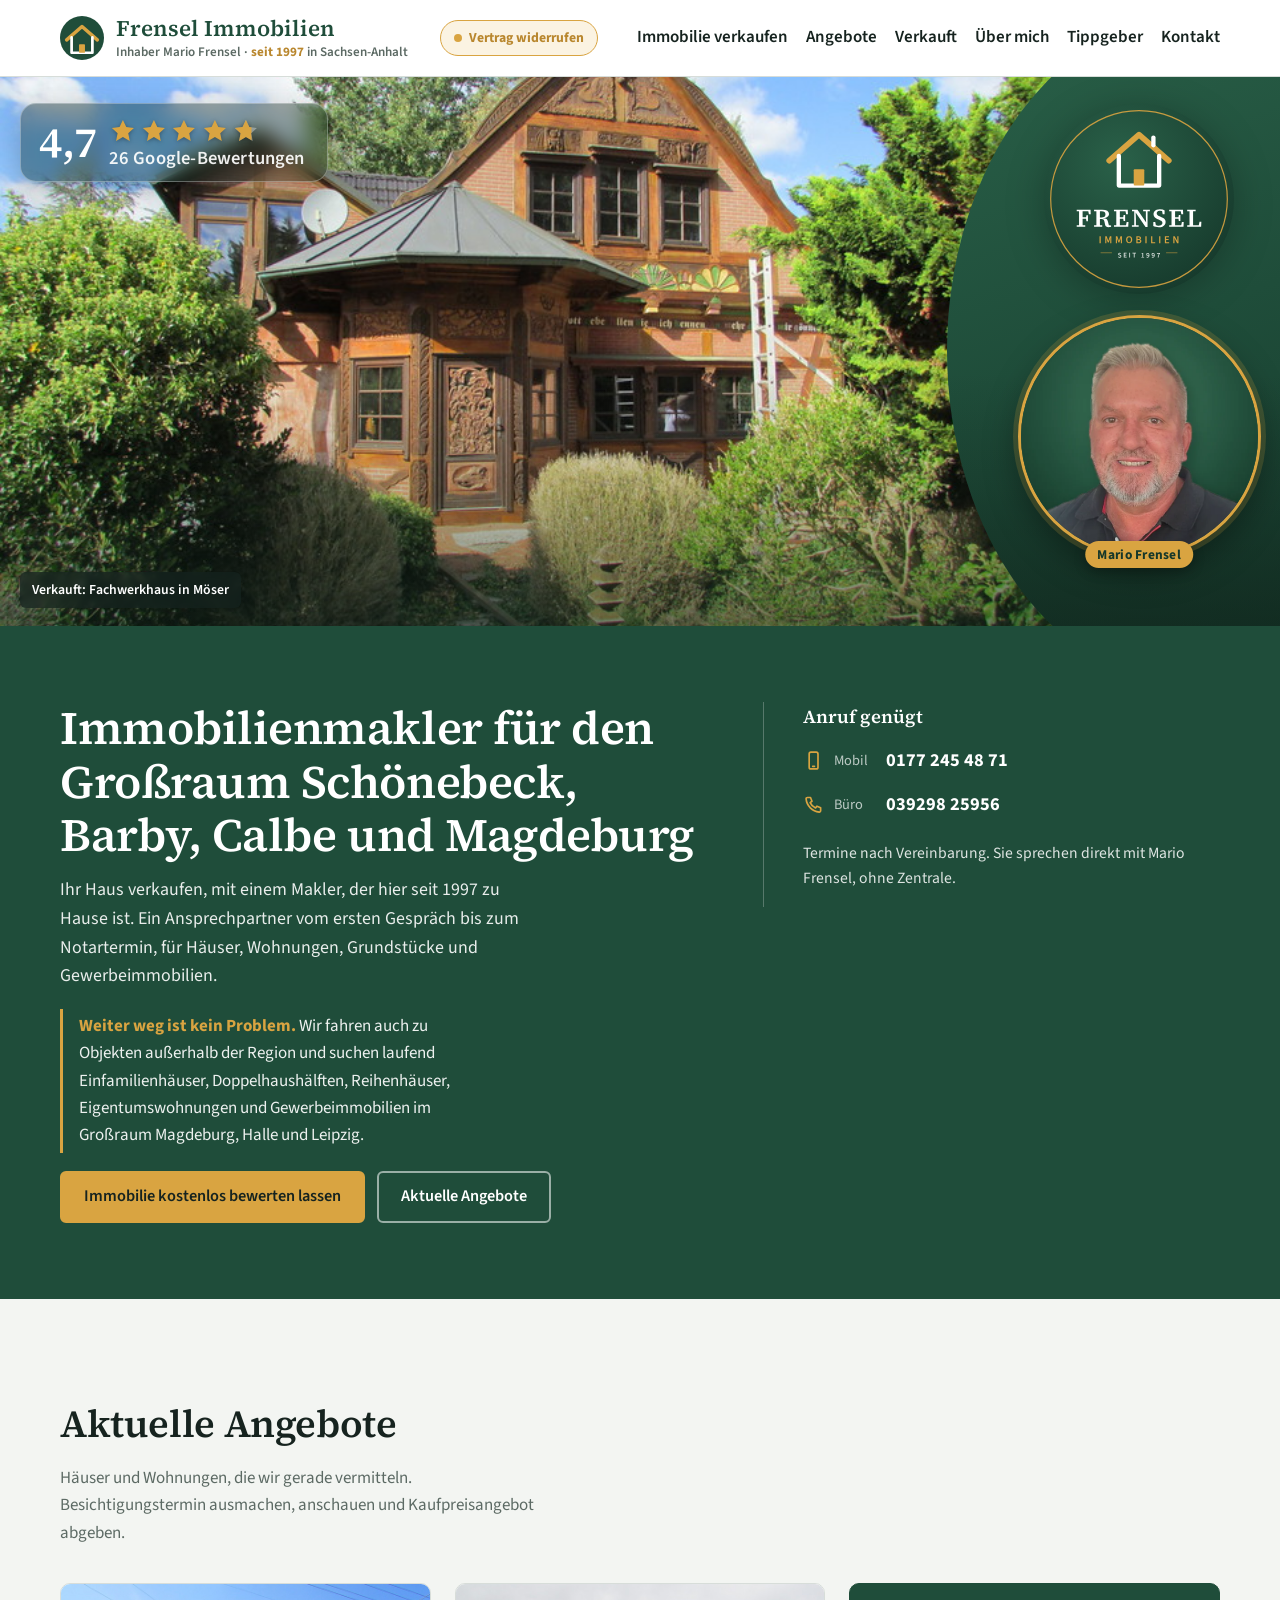
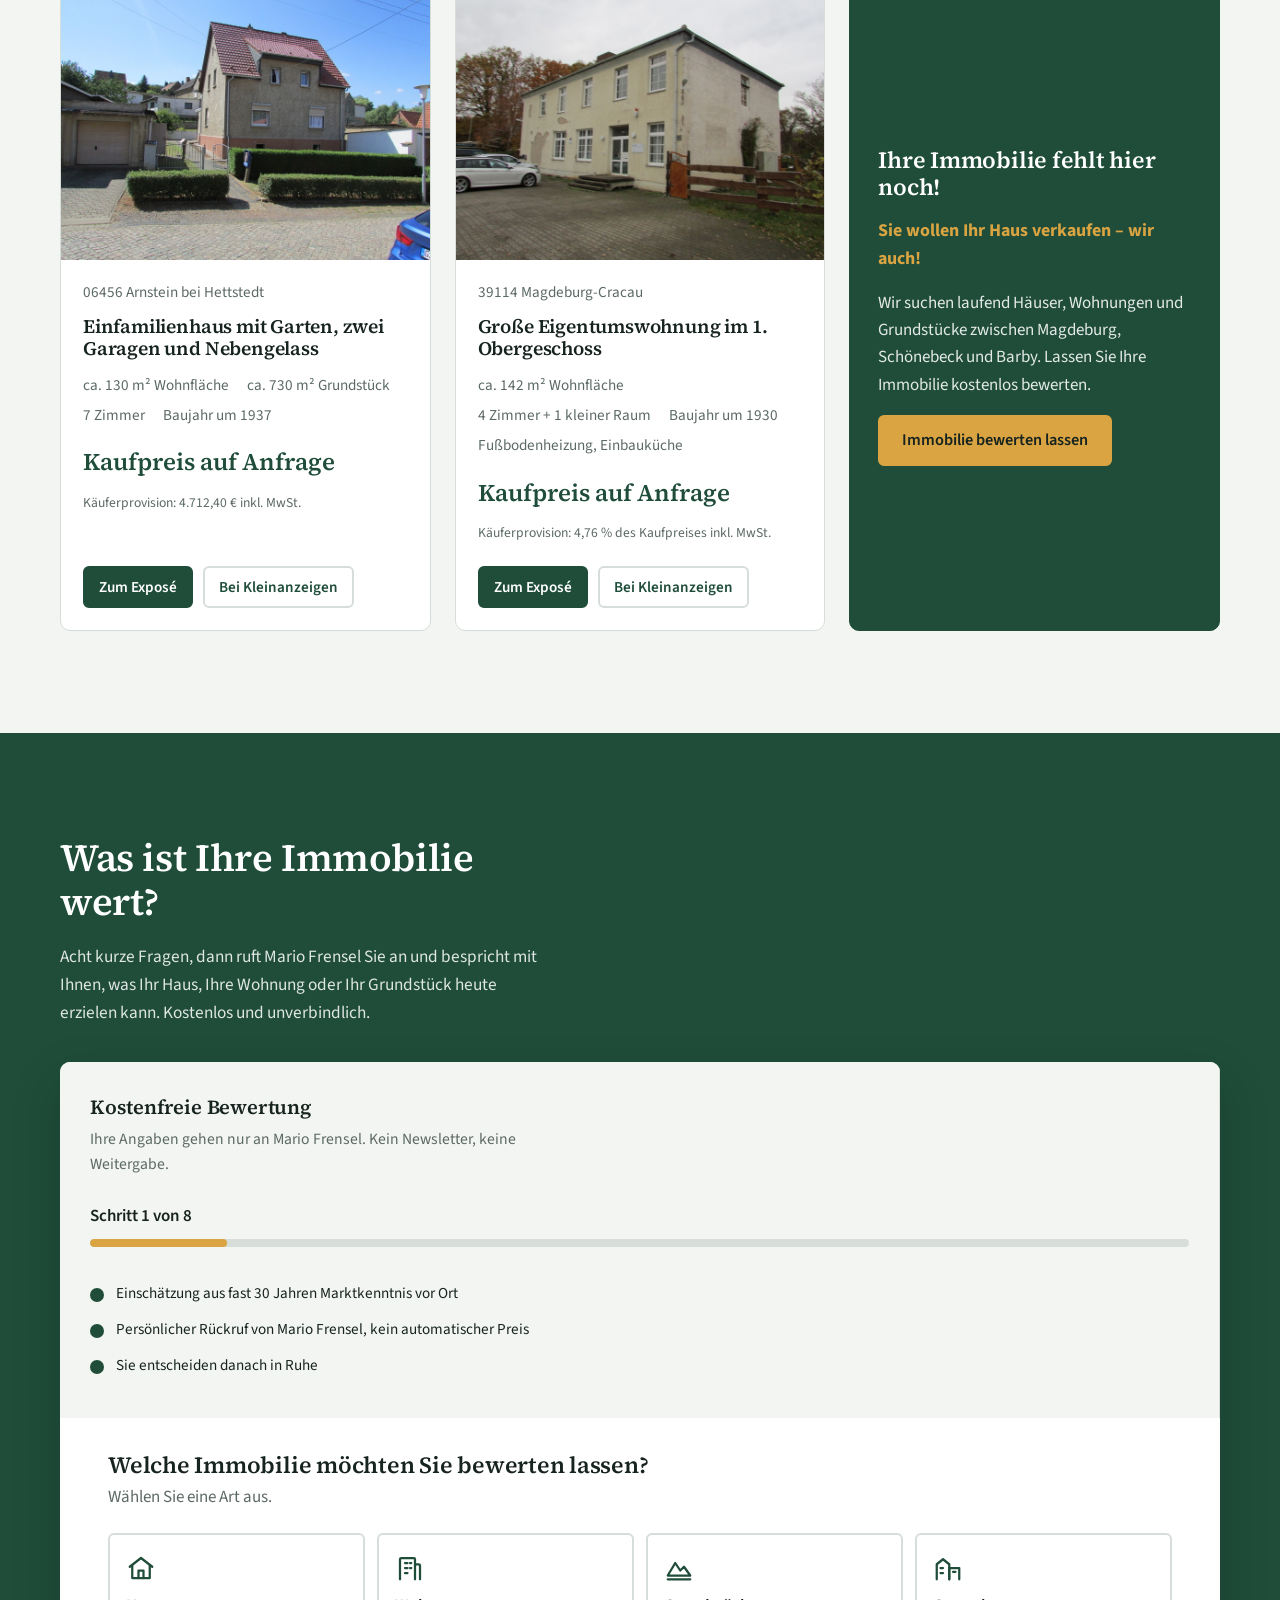
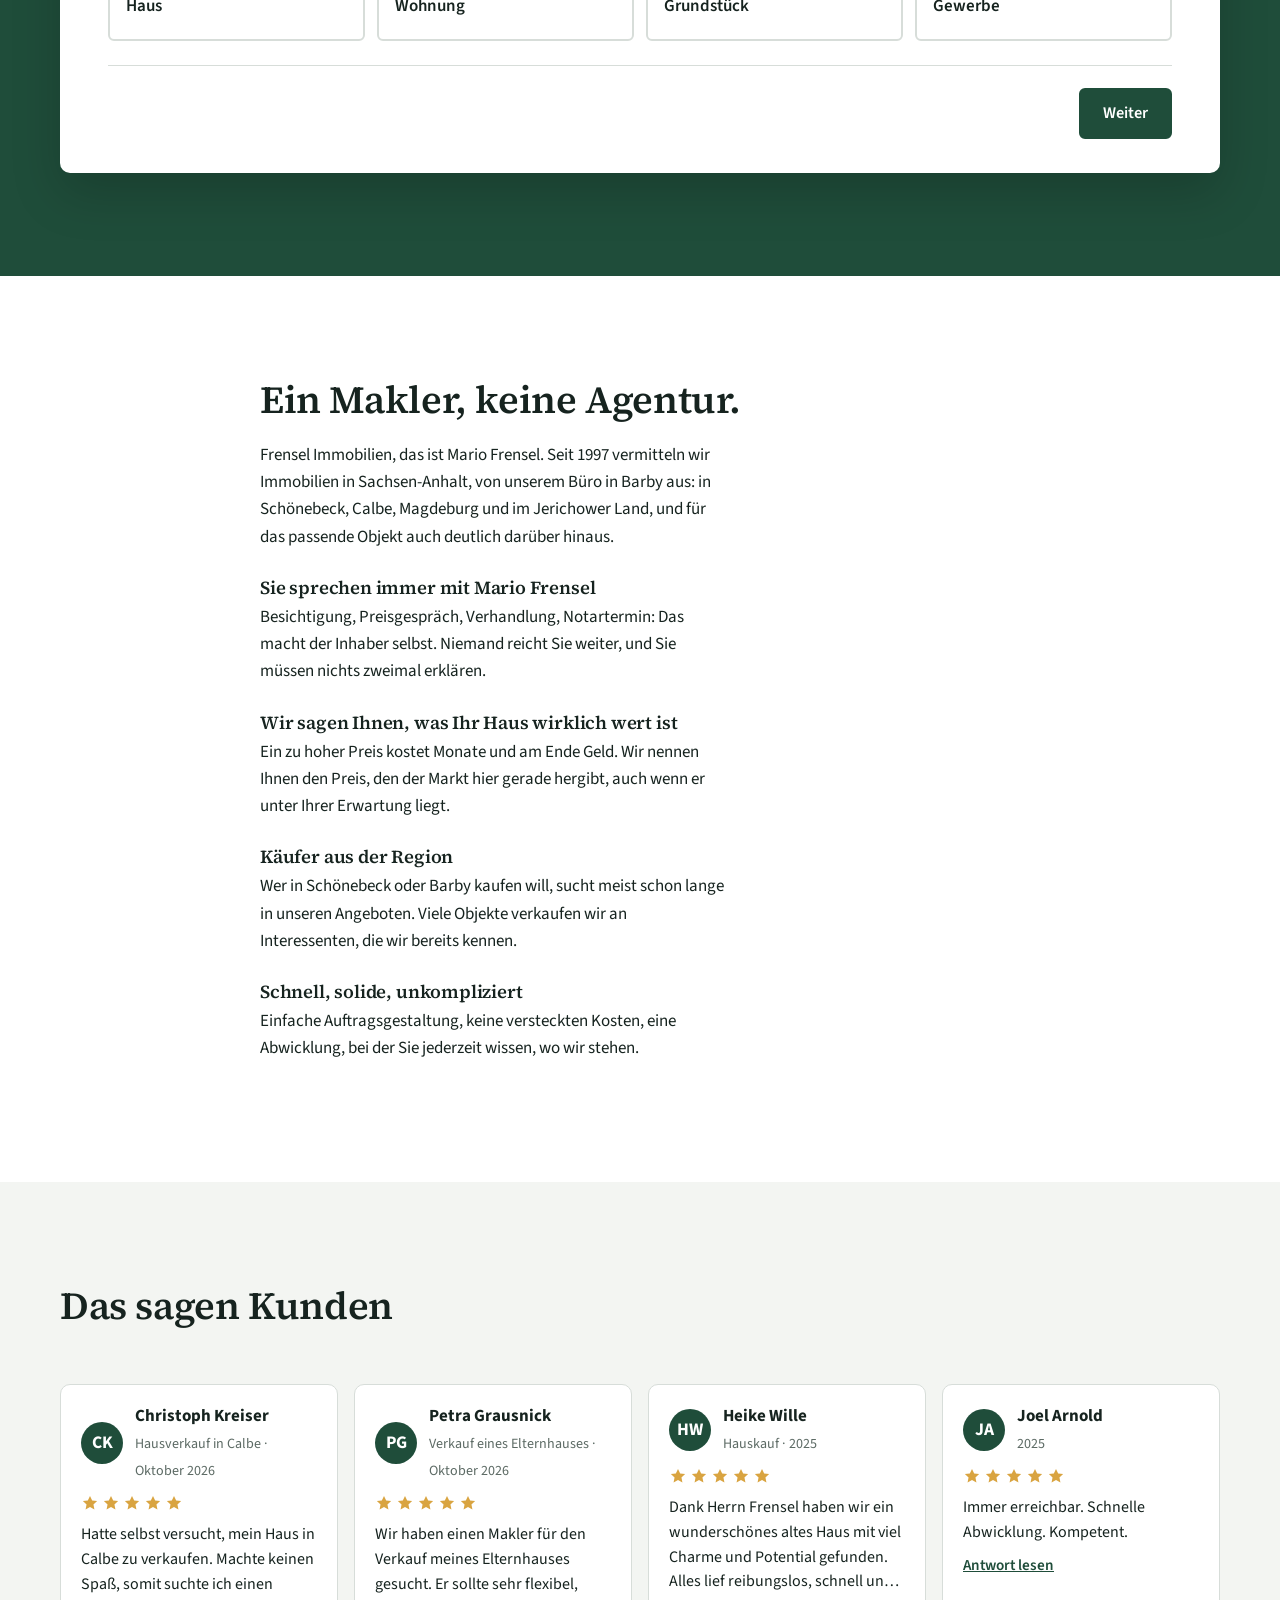
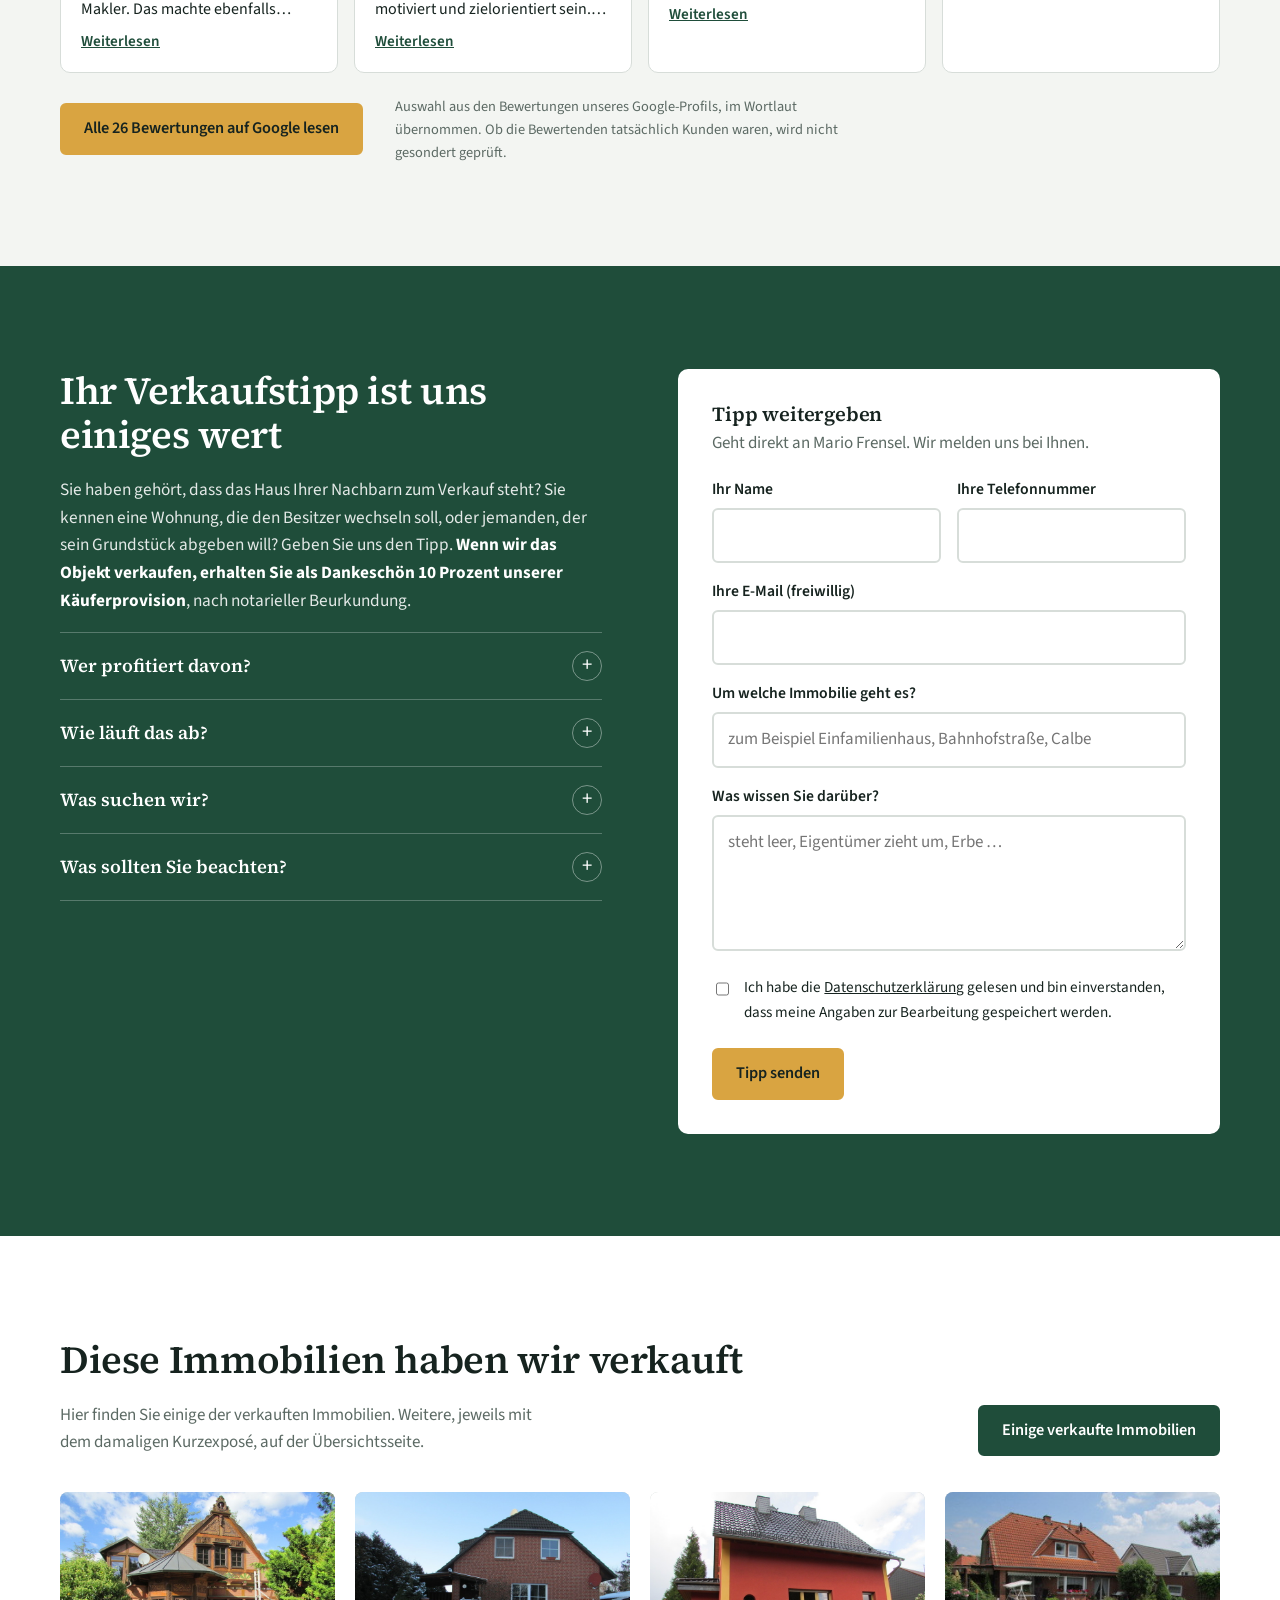
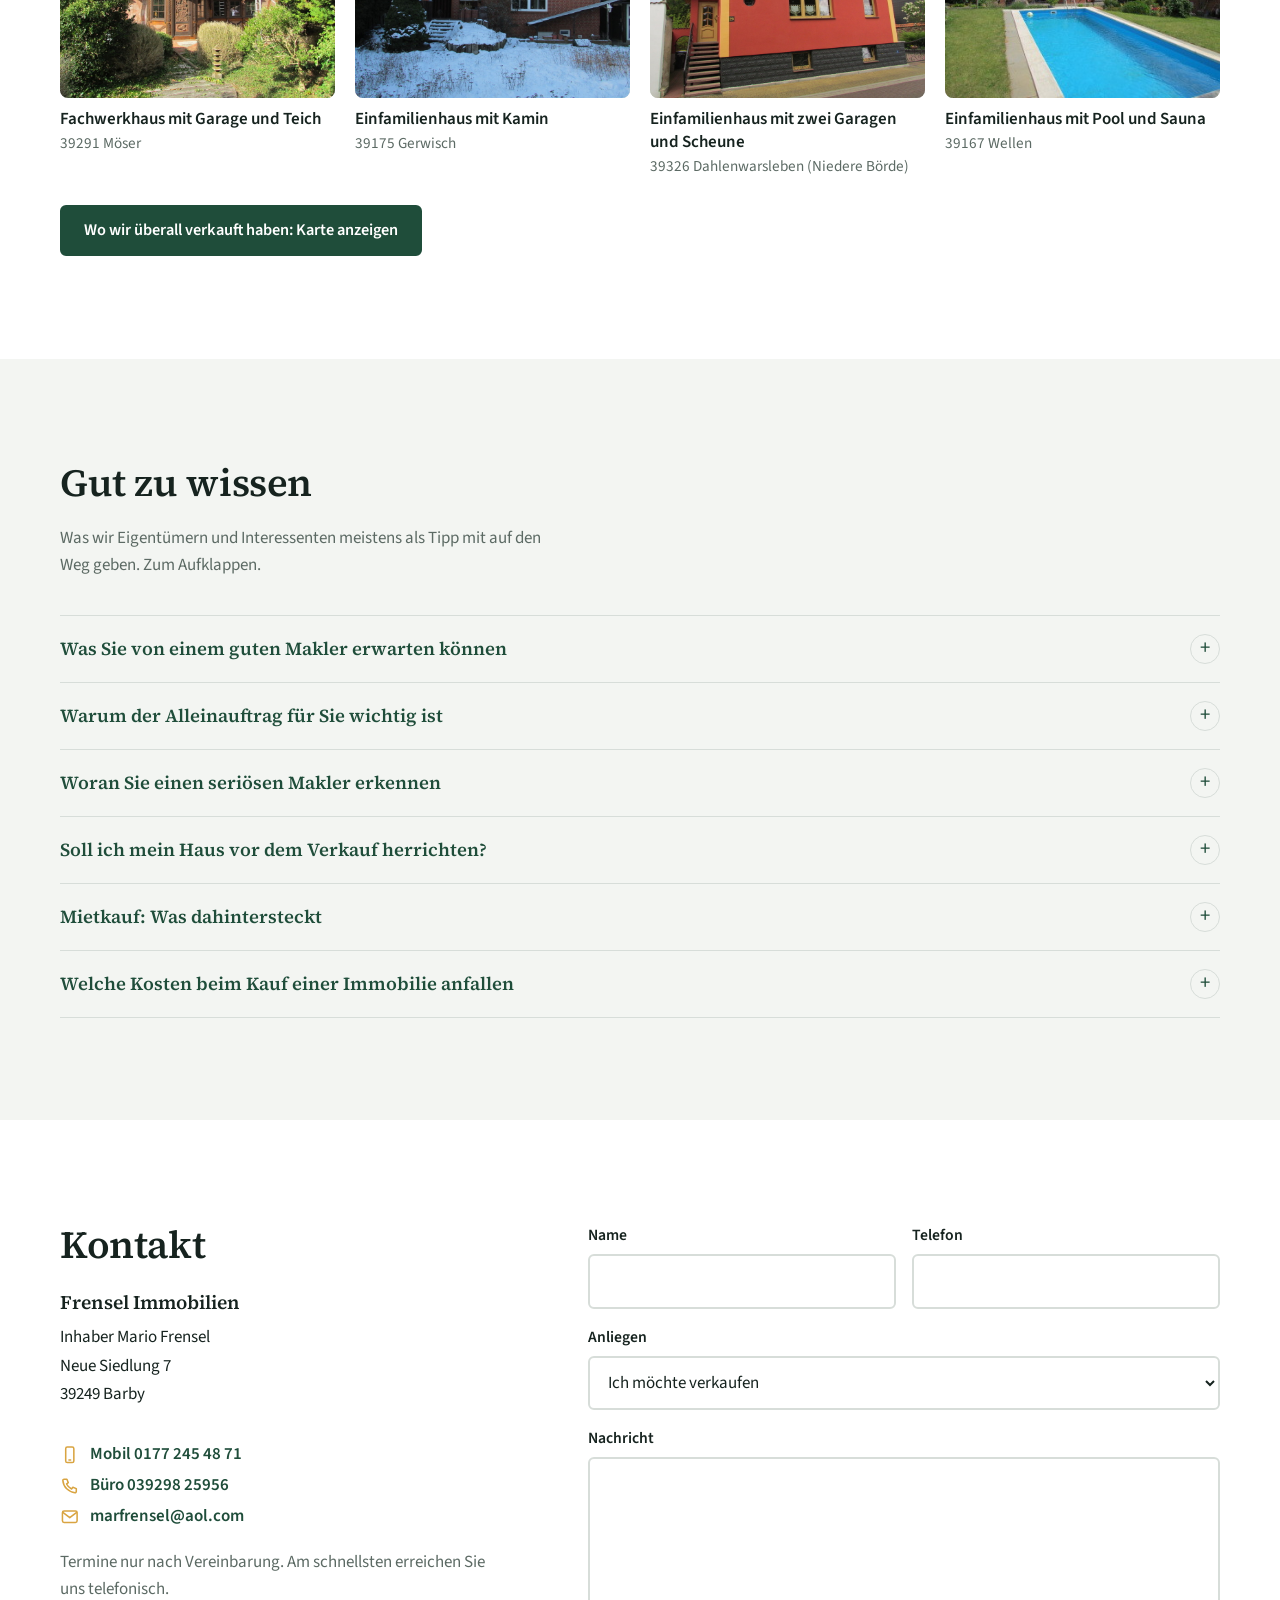
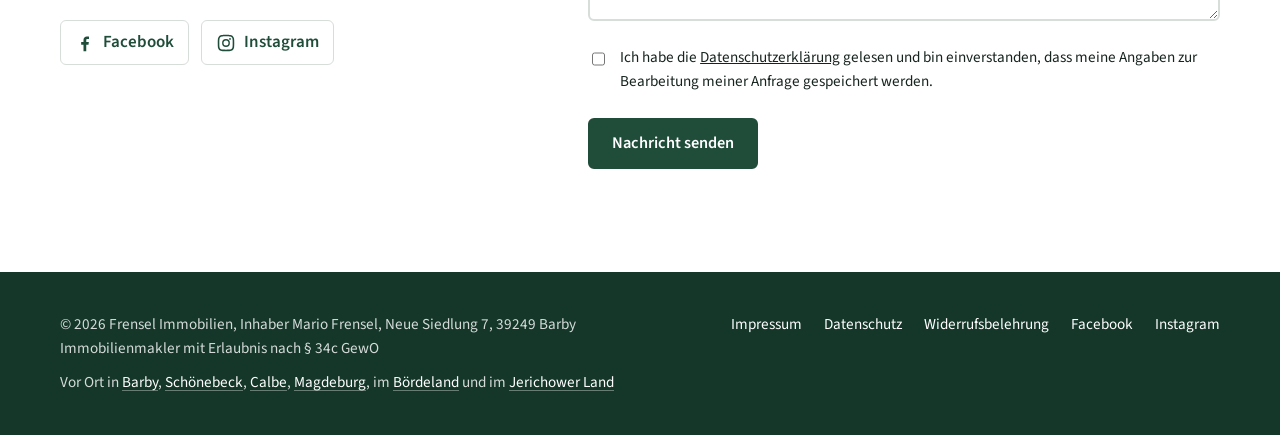
<file: index.html>
<!doctype html>
<html lang="de">
<head>
<meta charset="utf-8">
<meta name="viewport" content="width=device-width, initial-scale=1">
<title>Frensel Immobilien. Immobilienmakler für den Großraum Schönebeck, Barby, Calbe und Magdeburg</title>
<meta name="description" content="Frensel Immobilien, Inhaber Mario Frensel. Seit 1997 Immobilienmakler für Häuser, Wohnungen und Grundstücke zwischen Magdeburg, Schönebeck und Barby. Kostenlose Immobilienbewertung.">
<link rel="icon" href="bilder/favicon.svg" type="image/svg+xml">
<link rel="apple-touch-icon" href="bilder/apple-touch-icon.png">
<meta property="og:type" content="website">
<meta property="og:site_name" content="Frensel Immobilien">
<meta property="og:title" content="Frensel Immobilien. Immobilienmakler für den Großraum Schönebeck, Barby, Calbe und Magdeburg">
<meta property="og:description" content="Frensel Immobilien, Inhaber Mario Frensel. Seit 1997 Immobilienmakler für Häuser, Wohnungen und Grundstücke zwischen Magdeburg, Schönebeck und Barby. Kostenlose Immobilienbewertung.">
<meta property="og:image" content="https://frensel-immobilien.de/bilder/og.jpg">
<meta property="og:image:width" content="1200">
<meta property="og:image:height" content="630">
<meta property="og:locale" content="de_DE">
<meta name="twitter:card" content="summary_large_image">
<link rel="stylesheet" href="stil.css">
</head>
<body>
<svg width="0" height="0" style="position:absolute" aria-hidden="true">
  <defs>
    <symbol id="hoerer" viewBox="0 0 24 24"><path fill="none" stroke="currentColor" stroke-width="1.9" stroke-linecap="round" stroke-linejoin="round" d="M5 4h3.5l1.7 4.2-2.1 1.6a12 12 0 0 0 6.1 6.1l1.6-2.1L20 15.5V19a1.5 1.5 0 0 1-1.6 1.5A16.5 16.5 0 0 1 3.5 5.6 1.5 1.5 0 0 1 5 4Z"/></symbol>
    <symbol id="mail" viewBox="0 0 24 24"><g fill="none" stroke="currentColor" stroke-width="1.9" stroke-linecap="round" stroke-linejoin="round"><rect x="3" y="5" width="18" height="14" rx="2"/><path d="m3.5 6.5 8.5 6.5 8.5-6.5"/></g></symbol>
    <symbol id="handy" viewBox="0 0 24 24"><g fill="none" stroke="currentColor" stroke-width="1.9" stroke-linecap="round" stroke-linejoin="round"><rect x="7" y="2.5" width="10" height="19" rx="2"/><path d="M11 18.5h2"/></g></symbol>
    <symbol id="haus-grafik" viewBox="0 0 240 160">
      <g fill="none" stroke="currentColor" stroke-width="2.5" stroke-linejoin="round" stroke-linecap="round">
        <path d="M20 140 H220"/><path d="M60 140 V84 L120 40 L180 84 V140"/><path d="M48 92 L120 36 L192 92"/>
        <path d="M150 58 V46 H164 V68"/><path d="M104 140 V104 H136 V140"/><path d="M74 100 H92 V118 H74 Z"/><path d="M148 100 H166 V118 H148 Z"/>
      </g>
    </symbol>
    <symbol id="stern" viewBox="0 0 24 24"><path d="M12 2.5l2.9 6.1 6.6.8-4.9 4.6 1.3 6.6L12 17.3l-5.9 3.3 1.3-6.6L2.5 9.4l6.6-.8z"/></symbol>
    <symbol id="facebook" viewBox="0 0 24 24"><path d="M13.5 22v-8h2.7l.4-3.2h-3.1V8.8c0-.9.3-1.5 1.6-1.5h1.7V4.4c-.3 0-1.3-.1-2.5-.1-2.5 0-4.1 1.5-4.1 4.2v2.3H7.4V14h2.8v8h3.3z"/></symbol>
    <symbol id="instagram" viewBox="0 0 24 24"><path d="M12 7.3a4.7 4.7 0 1 0 0 9.4 4.7 4.7 0 0 0 0-9.4zm0 7.7a3 3 0 1 1 0-6 3 3 0 0 1 0 6zm5.9-7.9a1.1 1.1 0 1 1-2.2 0 1.1 1.1 0 0 1 2.2 0zM12 2.2c-2.7 0-3 0-4 .1-1.1 0-1.8.2-2.4.5-.7.2-1.2.6-1.8 1.1-.5.6-.9 1.1-1.1 1.8-.3.6-.5 1.3-.5 2.4-.1 1-.1 1.3-.1 4s0 3 .1 4c0 1.1.2 1.8.5 2.4.2.7.6 1.2 1.1 1.8.6.5 1.1.9 1.8 1.1.6.3 1.3.5 2.4.5 1 .1 1.3.1 4 .1s3 0 4-.1c1.1 0 1.8-.2 2.4-.5.7-.2 1.2-.6 1.8-1.1.5-.6.9-1.1 1.1-1.8.3-.6.5-1.3.5-2.4.1-1 .1-1.3.1-4s0-3-.1-4c0-1.1-.2-1.8-.5-2.4-.2-.7-.6-1.2-1.1-1.8-.6-.5-1.1-.9-1.8-1.1-.6-.3-1.3-.5-2.4-.5-1-.1-1.3-.1-4-.1zm0 1.8c2.6 0 2.9 0 4 .1.9 0 1.5.2 1.8.3.5.2.8.4 1.1.7.3.3.6.7.7 1.1.1.4.3.9.3 1.8.1 1.1.1 1.4.1 4s0 2.9-.1 4c0 .9-.2 1.5-.3 1.8-.2.5-.4.8-.7 1.1-.3.3-.7.6-1.1.7-.4.1-.9.3-1.8.3-1.1.1-1.4.1-4 .1s-2.9 0-4-.1c-.9 0-1.5-.2-1.8-.3-.5-.2-.8-.4-1.1-.7-.3-.3-.6-.7-.7-1.1-.1-.4-.3-.9-.3-1.8-.1-1.1-.1-1.4-.1-4s0-2.9.1-4c0-.9.2-1.5.3-1.8.2-.5.4-.8.7-1.1.3-.3.7-.6 1.1-.7.4-.1.9-.3 1.8-.3 1.1-.1 1.4-.1 4-.1z"/></symbol>
  </defs>
</svg>

<div class="oben-leiste"><a href="widerruf.html">Vertrag widerrufen</a></div>
<header class="kopf">
  <div class="innen">
    <a class="marke" href="index.html"><img class="marke-zeichen" src="bilder/favicon.svg" alt="" width="44" height="44"><span class="marke-text">Frensel Immobilien<small><span class="marke-inhaber">Inhaber Mario Frensel · </span><b>seit 1997</b> in Sachsen-Anhalt</small></span></a>
    <a class="widerruf-oben" href="widerruf.html">Vertrag widerrufen</a>
    <button class="menue" type="button" aria-expanded="false" aria-controls="hauptnav">Menü</button>
    <nav id="hauptnav">
      <ul>
        <li><a href="index.html#bewertung">Immobilie verkaufen</a></li>
        <li><a href="index.html#angebote">Angebote</a></li>
        <li><a href="referenzen.html">Verkauft</a></li>
        <li><a href="index.html#ueber-mich">Über mich</a></li>
        <li><a href="index.html#tippgeber">Tippgeber</a></li>
        <li><a href="index.html#kontakt">Kontakt</a></li>
        <li class="nur-handy"><a href="widerruf.html">Vertrag widerrufen</a></li>
        <li class="nur-handy"><a href="tel:+491772454871"><svg class="tel-symbol"><use href="#handy"/></svg>Mobil 0177 245 48 71</a></li>
        <li class="nur-handy"><a href="tel:+493929825956"><svg class="tel-symbol"><use href="#hoerer"/></svg>Büro 039298 25956</a></li>
      </ul>
    </nav>
  </div>
</header>

<main>
<script type="application/ld+json">
{"@context":"https://schema.org","@type":"RealEstateAgent","name":"Frensel Immobilien","alternateName":"Frensel Immobilien, Inhaber Mario Frensel","url":"https://frensel-immobilien.de/","logo":"https://frensel-immobilien.de/bilder/logo-rund.svg","image":"https://frensel-immobilien.de/bilder/og.jpg","telephone":"+491772454871","email":"marfrensel@aol.com","foundingDate":"1997","founder":{"@type":"Person","name":"Mario Frensel"},"address":{"@type":"PostalAddress","streetAddress":"Neue Siedlung 7","postalCode":"39249","addressLocality":"Barby","addressRegion":"Sachsen-Anhalt","addressCountry":"DE"},"areaServed":["Schönebeck (Elbe)","Barby","Calbe (Saale)","Magdeburg","Jerichower Land","Salzlandkreis"],"sameAs":["https://www.facebook.com/Frensel-Immobilien-1690328964523442/","https://www.instagram.com/frenselmario"]}
</script>

<div class="kopfbild mit-medaillon" id="kopfbild">
  <img class="kopf-foto aktiv" src="bilder/verkauft/moeser.jpg" alt="Verkauft: Fachwerkhaus in Möser" fetchpriority="high">
  <img class="kopf-foto" data-src="bilder/verkauft/dahlenwarsleben.jpg" alt="Verkauft: Einfamilienhaus in Dahlenwarsleben">
  <img class="kopf-foto" data-src="bilder/verkauft/gerwisch.jpg" alt="Verkauft: Einfamilienhaus in Gerwisch">
  <img class="kopf-foto" data-src="bilder/verkauft/kleinmuehlingen.jpg" alt="Verkauft: Einfamilienhaus in Kleinmühlingen">
  <img class="kopf-foto" data-src="bilder/verkauft/moeckern.jpg" alt="Verkauft: Einfamilienhaus in Möckern">
  <img class="kopf-foto" data-src="bilder/verkauft/bungalow-gewerbe.jpg" alt="Verkauft: Bungalow in Schönebeck">
  <div class="kopf-band" aria-hidden="true"></div>
  <a class="kopf-sterne" href="#bewertungen" aria-label="4,7 von 5 Sternen, 26 Bewertungen auf Google"><strong>4,7</strong><span class="sterne" aria-hidden="true"><svg><use href="#stern"/></svg><svg><use href="#stern"/></svg><svg><use href="#stern"/></svg><svg><use href="#stern"/></svg><span class="teil"><svg><use href="#stern"/></svg><svg style="clip-path: inset(0 30% 0 0)"><use href="#stern"/></svg></span></span><span class="kopf-sterne-text">26 <span class="kopf-sterne-lang">Google-</span>Bewertungen</span></a>
  <img class="kopf-logo" src="bilder/logo-rund.svg" alt="Frensel Immobilien, seit 1997" width="400" height="400">
  <figure class="kopf-medaillon">
    <picture>
      <source srcset="bilder/mario-rund.webp" type="image/webp">
      <img src="bilder/mario-rund.jpg" alt="Mario Frensel" width="520" height="520">
    </picture>
    <figcaption>Mario Frensel</figcaption>
  </figure>
  <a class="kopf-bu" id="kopf-bu" href="referenzen.html">Verkauft: Fachwerkhaus in Möser</a>
</div>

<section class="einstieg">
  <div class="innen">
    <div>
      <h1>Immobilienmakler für den Großraum Schönebeck, Barby, Calbe und Magdeburg</h1>
      <p class="lauf">Ihr Haus verkaufen, mit einem Makler, der hier seit 1997 zu Hause ist. Ein Ansprechpartner vom ersten Gespräch bis zum Notartermin, für Häuser, Wohnungen, Grundstücke und Gewerbeimmobilien.</p>
      <p class="umkreis"><strong>Weiter weg ist kein Problem.</strong> Wir fahren auch zu Objekten außerhalb der Region und suchen laufend Einfamilienhäuser, Doppelhaushälften, Reihenhäuser, Eigentumswohnungen und Gewerbeimmobilien im Großraum Magdeburg, Halle und Leipzig.</p>
      <div class="aktionen">
        <a class="knopf primaer" href="#bewertung">Immobilie kostenlos bewerten lassen</a>
        <a class="knopf hell" href="#angebote">Aktuelle Angebote</a>
      </div>
    </div>
    <div class="seite">
      <strong>Anruf genügt</strong>
      <ul class="nummern-liste">
        <li><a href="tel:+491772454871"><svg class="tel-symbol"><use href="#handy"/></svg><span>Mobil</span>0177 245 48 71</a></li>
        <li><a href="tel:+493929825956"><svg class="tel-symbol"><use href="#hoerer"/></svg><span>Büro</span>039298 25956</a></li>
      </ul>
      <p>Termine nach Vereinbarung. Sie sprechen direkt mit Mario Frensel, ohne Zentrale.</p>
    </div>
  </div>
</section>

<section id="angebote" class="abschnitt nebel">
  <div class="innen">
    <div class="abschnitt-kopf">
      <div>
        <h2>Aktuelle Angebote</h2>
        <p>Häuser und Wohnungen, die wir gerade vermitteln. Besichtigungstermin ausmachen, anschauen und Kaufpreisangebot abgeben.</p>
      </div>
    </div>

    <div class="angebote">
      <article class="angebot">
        <div class="bild"><img class="foto" src="bilder/arnstein/01.jpg" alt="Einfamilienhaus in Arnstein" loading="lazy"><a href="arnstein.html" aria-label="Zum Exposé Arnstein"></a></div>
        <div class="text">
          <p class="ort">06456 Arnstein bei Hettstedt</p>
          <h3><a href="arnstein.html">Einfamilienhaus mit Garten, zwei Garagen und Nebengelass</a></h3>
          <ul class="daten"><li>ca. 130 m² Wohnfläche</li><li>ca. 730 m² Grundstück</li><li>7 Zimmer</li><li>Baujahr um 1937</li></ul>
          <p class="preis">Kaufpreis auf Anfrage</p>
          <p class="provision">Käuferprovision: 4.712,40 € inkl. MwSt.</p>
          <div class="links"><a class="knopf dunkel" href="arnstein.html">Zum Exposé</a><a class="knopf leise" href="https://www.kleinanzeigen.de/s-anzeige/grosses-einfamilienhaus-in-06456-arnstein-braeunrode-/3487766628-208-25801" target="_blank" rel="noopener">Bei Kleinanzeigen</a></div>
        </div>
      </article>
      <article class="angebot">
        <div class="bild"><img class="foto" src="bilder/cracau/01.jpg" alt="Eigentumswohnung in Magdeburg-Cracau" loading="lazy"><a href="cracau.html" aria-label="Zum Exposé Cracau"></a></div>
        <div class="text">
          <p class="ort">39114 Magdeburg-Cracau</p>
          <h3><a href="cracau.html">Große Eigentumswohnung im 1. Obergeschoss</a></h3>
          <ul class="daten"><li>ca. 142 m² Wohnfläche</li><li>4 Zimmer + 1 kleiner Raum</li><li>Baujahr um 1930</li><li>Fußbodenheizung, Einbauküche</li></ul>
          <p class="preis">Kaufpreis auf Anfrage</p>
          <p class="provision">Käuferprovision: 4,76 % des Kaufpreises inkl. MwSt.</p>
          <div class="links"><a class="knopf dunkel" href="cracau.html">Zum Exposé</a><a class="knopf leise" href="https://www.kleinanzeigen.de/s-anzeige/grosse-eigentumswohnung-39114-magdeburg-cracau-/3484253680-196-2233" target="_blank" rel="noopener">Bei Kleinanzeigen</a></div>
        </div>
      </article>
      <article class="angebot aufruf">
        <h3>Ihre Immobilie fehlt hier noch!</h3>
        <p class="motto">Sie wollen Ihr Haus verkaufen – wir auch!</p>
        <p>Wir suchen laufend Häuser, Wohnungen und Grundstücke zwischen Magdeburg, Schönebeck und Barby. Lassen Sie Ihre Immobilie kostenlos bewerten.</p>
        <a class="knopf primaer" href="#bewertung">Immobilie bewerten lassen</a>
      </article>
    </div>
  </div>
</section>

<section id="bewertung" class="abschnitt gruen">
  <div class="innen">
    <div class="bewertung-kopf">
      <h2>Was ist Ihre Immobilie wert?</h2>
      <p>Acht kurze Fragen, dann ruft Mario Frensel Sie an und bespricht mit Ihnen, was Ihr Haus, Ihre Wohnung oder Ihr Grundstück heute erzielen kann. Kostenlos und unverbindlich.</p>
    </div>

    <div class="karte">
      <aside class="karte-seite">
        <h3>Kostenfreie Bewertung</h3>
        <p>Ihre Angaben gehen nur an Mario Frensel. Kein Newsletter, keine Weitergabe.</p>
        <div class="fortschritt">
          <span class="schritt" id="schritt-anzeige">Schritt 1 von 8</span>
          <div class="balken" role="progressbar" aria-valuemin="1" aria-valuemax="8" aria-valuenow="1" aria-labelledby="schritt-anzeige"><i id="balken"></i></div>
        </div>
        <ul class="zusagen">
          <li>Einschätzung aus fast 30 Jahren Marktkenntnis vor Ort</li>
          <li>Persönlicher Rückruf von Mario Frensel, kein automatischer Preis</li>
          <li>Sie entscheiden danach in Ruhe</li>
        </ul>
      </aside>

      <div class="karte-haupt">
        <form id="bewertungsformular" name="bewertung" method="POST" action="/" data-netlify="true" netlify-honeypot="bot-field" novalidate>
          <input type="hidden" name="form-name" value="bewertung">
          <p class="falle"><label>Bitte dieses Feld leer lassen: <input name="bot-field" tabindex="-1" autocomplete="off"></label></p>

          <fieldset class="frage aktiv" data-schritt="1">
            <h3>Welche Immobilie möchten Sie bewerten lassen?</h3>
            <p class="hinweis">Wählen Sie eine Art aus.</p>
            <div class="kacheln">
              <label class="kachel"><input type="radio" name="objektart" value="Haus" required><span><svg viewBox="0 0 24 24"><path d="M3 11 12 4l9 7"/><path d="M5 10v10h14V10"/><path d="M10 20v-6h4v6"/></svg>Haus</span></label>
              <label class="kachel"><input type="radio" name="objektart" value="Wohnung"><span><svg viewBox="0 0 24 24"><path d="M4 21V5a1 1 0 0 1 1-1h10a1 1 0 0 1 1 1v16"/><path d="M16 9h3a1 1 0 0 1 1 1v11"/><path d="M8 8h2M8 12h2M8 16h2M12 8h1M12 12h1"/></svg>Wohnung</span></label>
              <label class="kachel"><input type="radio" name="objektart" value="Grundstück"><span><svg viewBox="0 0 24 24"><path d="M3 18 9 8l4 6 3-3 5 7Z"/><path d="M3 21h18"/></svg>Grundstück</span></label>
              <label class="kachel"><input type="radio" name="objektart" value="Gewerbe"><span><svg viewBox="0 0 24 24"><path d="M3 21V9l5-4 5 4v12"/><path d="M13 21V12h8v9"/><path d="M6 12h2M6 16h2M16 15h2"/></svg>Gewerbe</span></label>
            </div>
          </fieldset>

          <fieldset class="frage" data-schritt="2">
            <h3>Wofür brauchen Sie die Bewertung?</h3>
            <p class="hinweis">Das hilft, das Gespräch vorzubereiten.</p>
            <div class="kacheln">
              <label class="kachel"><input type="radio" name="zweck" value="Verkauf geplant" required><span>Ich möchte verkaufen</span></label>
              <label class="kachel"><input type="radio" name="zweck" value="Orientierung"><span>Ich will erst einmal wissen, wo ich stehe</span></label>
              <label class="kachel"><input type="radio" name="zweck" value="Erbschaft oder Trennung"><span>Erbschaft oder Trennung</span></label>
              <label class="kachel"><input type="radio" name="zweck" value="Vermieten oder verkaufen"><span>Vermieten oder verkaufen, ich bin unsicher</span></label>
            </div>
          </fieldset>

          <fieldset class="frage" data-schritt="3">
            <h3>Wo liegt die Immobilie?</h3>
            <p class="hinweis">Ort und Postleitzahl reichen. Die genaue Adresse besprechen wir am Telefon.</p>
            <div class="felder">
              <div class="feld"><label for="plz">Postleitzahl</label><input id="plz" name="plz" type="text" inputmode="numeric" pattern="[0-9]{5}" required></div>
              <div class="feld"><label for="ort">Ort</label><input id="ort" name="ort" type="text" required></div>
            </div>
          </fieldset>

          <fieldset class="frage" data-schritt="4">
            <h3>Wie groß ist die Immobilie?</h3>
            <p class="hinweis">Ungefähre Angaben genügen.</p>
            <div class="felder">
              <div class="feld"><label for="wohnflaeche">Wohn- oder Nutzfläche in m²</label><input id="wohnflaeche" name="wohnflaeche" type="number" min="0" inputmode="numeric"><small>Bei Grundstücken leer lassen</small></div>
              <div class="feld"><label for="grundstueck">Grundstück in m²</label><input id="grundstueck" name="grundstueck" type="number" min="0" inputmode="numeric"><small>Bei Wohnungen leer lassen</small></div>
            </div>
          </fieldset>

          <fieldset class="frage" data-schritt="5">
            <h3>Wann wurde das Gebäude gebaut?</h3>
            <p class="hinweis">Bei Grundstücken ohne Gebäude können Sie diesen Schritt überspringen.</p>
            <div class="kacheln">
              <label class="kachel"><input type="radio" name="baujahr" value="vor 1950"><span>Vor 1950</span></label>
              <label class="kachel"><input type="radio" name="baujahr" value="1950 bis 1989"><span>1950 bis 1989</span></label>
              <label class="kachel"><input type="radio" name="baujahr" value="1990 bis 2009"><span>1990 bis 2009</span></label>
              <label class="kachel"><input type="radio" name="baujahr" value="ab 2010"><span>Ab 2010</span></label>
            </div>
          </fieldset>

          <fieldset class="frage" data-schritt="6">
            <h3>In welchem Zustand ist die Immobilie?</h3>
            <p class="hinweis">Schätzen Sie ehrlich, das macht die Einschätzung genauer.</p>
            <div class="kacheln">
              <label class="kachel"><input type="radio" name="zustand" value="Neuwertig" required><span>Neuwertig oder frisch saniert</span></label>
              <label class="kachel"><input type="radio" name="zustand" value="Gepflegt"><span>Gepflegt, bewohnbar</span></label>
              <label class="kachel"><input type="radio" name="zustand" value="Renovierungsbedarf"><span>Renovierung nötig</span></label>
              <label class="kachel"><input type="radio" name="zustand" value="Sanierungsbedarf"><span>Umfassende Sanierung nötig</span></label>
            </div>
          </fieldset>

          <fieldset class="frage" data-schritt="7">
            <h3>Wann möchten Sie verkaufen?</h3>
            <p class="hinweis">Auch „noch offen“ ist eine gute Antwort.</p>
            <div class="kacheln">
              <label class="kachel"><input type="radio" name="zeitpunkt" value="So bald wie möglich" required><span>So bald wie möglich</span></label>
              <label class="kachel"><input type="radio" name="zeitpunkt" value="In 3 bis 6 Monaten"><span>In drei bis sechs Monaten</span></label>
              <label class="kachel"><input type="radio" name="zeitpunkt" value="Später"><span>Später als in sechs Monaten</span></label>
              <label class="kachel"><input type="radio" name="zeitpunkt" value="Noch offen"><span>Noch offen</span></label>
            </div>
          </fieldset>

          <fieldset class="frage" data-schritt="8">
            <h3>Wie erreicht Mario Frensel Sie?</h3>
            <p class="hinweis">Er ruft Sie an und bespricht die Bewertung mit Ihnen.</p>
            <div class="felder">
              <div class="feld"><label for="vorname">Vorname</label><input id="vorname" name="vorname" type="text" autocomplete="given-name" required></div>
              <div class="feld"><label for="nachname">Nachname</label><input id="nachname" name="nachname" type="text" autocomplete="family-name" required></div>
              <div class="feld"><label for="telefonnr">Telefon</label><input id="telefonnr" name="telefon" type="tel" autocomplete="tel" required></div>
              <div class="feld"><label for="email">E-Mail (freiwillig)</label><input id="email" name="email" type="email" autocomplete="email"></div>
              <div class="feld breit"><label for="erreichbar">Wann passt ein Anruf am besten?</label><input id="erreichbar" name="erreichbar" type="text" placeholder="zum Beispiel werktags ab 17 Uhr"></div>
            </div>
            <label class="haken"><input type="checkbox" name="datenschutz" value="ja" required><span>Ich habe die <a href="rechtliches.html#datenschutz" target="_blank" rel="noopener">Datenschutzerklärung</a> gelesen und bin einverstanden, dass meine Angaben zur Bearbeitung meiner Anfrage gespeichert werden.</span></label>
          </fieldset>

          <p class="fehler" id="fehler">Bitte füllen Sie die markierten Felder aus.</p>

          <div class="steuerung">
            <button class="knopf leise" type="button" id="zurueck" hidden>Zurück</button>
            <button class="knopf dunkel" type="button" id="weiter" style="margin-left:auto">Weiter</button>
            <button class="knopf primaer" type="submit" id="senden" hidden style="margin-left:auto">Anfrage senden</button>
          </div>
        </form>

        <div class="danke" id="danke">
          <h3>Vielen Dank. Ihre Anfrage ist angekommen.</h3>
          <p>Mario Frensel ruft Sie an. Wenn es eilt, erreichen Sie ihn direkt unter <a href="tel:+491772454871"><strong>0177 245 48 71</strong></a> oder <a href="tel:+493929825956"><strong>039298 25956</strong></a>.</p>
        </div>
      </div>
    </div>
  </div>
</section>

<section id="ueber-mich" class="abschnitt">
  <div class="innen ueber ohne-bild">
    <!-- PORTRÄT: sobald ein gutes Foto da ist, hier <div class="portraet"><img class="foto" src="bilder/portrait.jpg" alt="Mario Frensel"></div> einfügen und oben "ohne-bild" entfernen -->
    <div>
      <h2>Ein Makler, keine Agentur.</h2>
      <p>Frensel Immobilien, das ist Mario Frensel. Seit 1997 vermitteln wir Immobilien in Sachsen-Anhalt, von unserem Büro in Barby aus: in Schönebeck, Calbe, Magdeburg und im Jerichower Land, und für das passende Objekt auch deutlich darüber hinaus.</p>

      <h3>Sie sprechen immer mit Mario Frensel</h3>
      <p>Besichtigung, Preisgespräch, Verhandlung, Notartermin: Das macht der Inhaber selbst. Niemand reicht Sie weiter, und Sie müssen nichts zweimal erklären.</p>

      <h3>Wir sagen Ihnen, was Ihr Haus wirklich wert ist</h3>
      <p>Ein zu hoher Preis kostet Monate und am Ende Geld. Wir nennen Ihnen den Preis, den der Markt hier gerade hergibt, auch wenn er unter Ihrer Erwartung liegt.</p>

      <h3>Käufer aus der Region</h3>
      <p>Wer in Schönebeck oder Barby kaufen will, sucht meist schon lange in unseren Angeboten. Viele Objekte verkaufen wir an Interessenten, die wir bereits kennen.</p>

      <h3>Schnell, solide, unkompliziert</h3>
      <p>Einfache Auftragsgestaltung, keine versteckten Kosten, eine Abwicklung, bei der Sie jederzeit wissen, wo wir stehen.</p>
    </div>
  </div>
</section>

<section id="bewertungen" class="abschnitt nebel">
  <div class="innen">
    <div class="abschnitt-kopf">
      <div><h2>Das sagen Kunden</h2></div>
    </div>
    <p class="wisch">Zum Blättern wischen</p>
    <div class="stimmen">
      <figure class="stimme">
        <div class="kopf"><div class="avatar">CK</div><div><strong>Christoph Kreiser</strong><span>Hausverkauf in Calbe · Oktober 2026</span></div></div>
        <span class="sterne" aria-label="5 von 5 Sternen"><svg><use href="#stern"/></svg><svg><use href="#stern"/></svg><svg><use href="#stern"/></svg><svg><use href="#stern"/></svg><svg><use href="#stern"/></svg></span>
        <blockquote><p>Hatte selbst versucht, mein Haus in Calbe zu verkaufen. Machte keinen Spaß, somit suchte ich einen Makler. Das machte ebenfalls keinen Spaß, alle redeten es klein und schwierig. Dann kam Herr Frensel auf die Bühne. Der redete nicht viel, sondern machte es einfach möglich. Verkauf innerhalb kürzester Zeit. Musste mich um nichts mehr kümmern, nur noch zum Notar, und da war er auch als Berater dabei. Kann nur dazu sagen: Mario Frensel war jeden Cent wert.</p></blockquote>
        <button class="mehr" type="button">Weiterlesen</button>
        <div class="antwort"><strong>Antwort von Mario Frensel</strong><p>Erstmal vielen Dank für die „knackige“ Formulierung und vielen lieben Dank für das große Lob! Jederzeit wieder, Herr Kreiser.</p></div>
      </figure>
      <figure class="stimme">
        <div class="kopf"><div class="avatar">PG</div><div><strong>Petra Grausnick</strong><span>Verkauf eines Elternhauses · Oktober 2026</span></div></div>
        <span class="sterne" aria-label="5 von 5 Sternen"><svg><use href="#stern"/></svg><svg><use href="#stern"/></svg><svg><use href="#stern"/></svg><svg><use href="#stern"/></svg><svg><use href="#stern"/></svg></span>
        <blockquote><p>Wir haben einen Makler für den Verkauf meines Elternhauses gesucht. Er sollte sehr flexibel, motiviert und zielorientiert sein. Trotz der großen Entfernung zu der Immobilie und der damit verbundenen Fahrerei hat Herr Frensel alles zu unserer Zufriedenheit gemeistert. Er war zu jeder Zeit erreichbar und ansprechbar. Seine persönliche und sympathische Art, gepaart mit Kompetenz und Sachverstand, empfanden wir als äußerst angenehm. Unsere Sorgen und Bedenken konnte er uns jederzeit nehmen. Wir empfehlen daher Herrn Frensel aus voller Überzeugung sehr gerne weiter.</p></blockquote>
        <button class="mehr" type="button">Weiterlesen</button>
        <div class="antwort"><strong>Antwort von Mario Frensel</strong><p>Sehr geehrte Familie Grausnick, vielen Dank für die 5-Sterne-Bewertung. Wir waren sehr gerne für Sie tätig. Der Erfolg in der Sache ist auch auf Ihre optimale Zuarbeit zurückzuführen. Immer wieder gerne.</p></div>
      </figure>
      <figure class="stimme">
        <div class="kopf"><div class="avatar">HW</div><div><strong>Heike Wille</strong><span>Hauskauf · 2025</span></div></div>
        <span class="sterne" aria-label="5 von 5 Sternen"><svg><use href="#stern"/></svg><svg><use href="#stern"/></svg><svg><use href="#stern"/></svg><svg><use href="#stern"/></svg><svg><use href="#stern"/></svg></span>
        <blockquote><p>Dank Herrn Frensel haben wir ein wunderschönes altes Haus mit viel Charme und Potential gefunden. Alles lief reibungslos, schnell und flexibel. Herr Frensel ist ein sehr kompetenter und freundlicher Ansprechpartner, der jederzeit erreichbar gewesen ist. Wir können ihn absolut weiterempfehlen.</p></blockquote>
        <button class="mehr" type="button">Weiterlesen</button>
        <div class="antwort"><strong>Antwort von Mario Frensel</strong><p>Danke, dass Sie sich die Zeit genommen haben, uns eine Bewertung zu hinterlassen! Ihre Bewertung hat uns den Tag versüßt!</p></div>
      </figure>
      <figure class="stimme">
        <div class="kopf"><div class="avatar">JA</div><div><strong>Joel Arnold</strong><span>2025</span></div></div>
        <span class="sterne" aria-label="5 von 5 Sternen"><svg><use href="#stern"/></svg><svg><use href="#stern"/></svg><svg><use href="#stern"/></svg><svg><use href="#stern"/></svg><svg><use href="#stern"/></svg></span>
        <blockquote><p>Immer erreichbar. Schnelle Abwicklung. Kompetent.</p></blockquote>
        <button class="mehr" type="button">Antwort lesen</button>
        <div class="antwort"><strong>Antwort von Mario Frensel</strong><p>Danke dafür, wir geben eben immer 100 % und versuchen alle Beteiligten glücklich zu machen, von Anfang bis Ende. Kundenzufriedenheit ist immer oberstes Gebot. Wir sind Dienstleister und müssen „dienen“!</p></div>
      </figure>
    </div>
    <div class="stimmen-fuss">
      <a class="knopf primaer" href="https://share.google/ACuzNIBtSuH9hmGwD" target="_blank" rel="noopener">Alle 26 Bewertungen auf Google lesen</a>
      <p class="quelle">Auswahl aus den Bewertungen unseres Google-Profils, im Wortlaut übernommen. Ob die Bewertenden tatsächlich Kunden waren, wird nicht gesondert geprüft.</p>
    </div>
  </div>
</section>

<section id="tippgeber" class="abschnitt gruen">
  <div class="innen">
    <div class="tipp">
      <div>
        <h2>Ihr Verkaufstipp ist uns einiges wert</h2>
        <p class="lauf">Sie haben gehört, dass das Haus Ihrer Nachbarn zum Verkauf steht? Sie kennen eine Wohnung, die den Besitzer wechseln soll, oder jemanden, der sein Grundstück abgeben will? Geben Sie uns den Tipp. <strong>Wenn wir das Objekt verkaufen, erhalten Sie als Dankeschön 10 Prozent unserer Käuferprovision</strong>, nach notarieller Beurkundung.</p>
<div class="klapp">
  <details><summary>Wer profitiert davon?</summary><div class="inhalt"><p><strong>Sie</strong> bekommen nach dem Verkauf 10 Prozent unserer Käuferprovision, ausgezahlt nach der notariellen Beurkundung. <strong>Der Eigentümer</strong> bekommt einen Makler, der sich kümmert und die Immobilie nicht zu Tode anbietet. <strong>Wir</strong> bekommen ein Objekt, das wir ohne Sie nicht gefunden hätten.</p></div></details>
  <details><summary>Wie läuft das ab?</summary><div class="inhalt"><ol><li>Sie schicken uns den Tipp über das Formular oder rufen an.</li><li>Wir nehmen Kontakt mit dem Eigentümer auf und schauen uns die Immobilie an.</li><li>Kommt ein Maklervertrag zustande, verkaufen wir das Objekt.</li><li>Nach der notariellen Beurkundung überweisen wir Ihnen Ihre Prämie.</li></ol><p>Sie haben keine Arbeit damit und gehen keine Verpflichtung ein.</p></div></details>
  <details><summary>Was suchen wir?</summary><div class="inhalt"><p>Einfamilienhäuser, Doppelhaushälften, Reihenhäuser, Eigentumswohnungen und Gewerbeimmobilien. Vor allem zwischen Schönebeck, Barby, Calbe und Magdeburg, aber auch im Großraum Magdeburg, Halle oder Leipzig.</p></div></details>
  <details><summary>Was sollten Sie beachten?</summary><div class="inhalt"><p>Geben Sie nur Hinweise weiter, bei denen Sie wissen oder sicher annehmen, dass verkauft werden soll: ein leerstehendes Haus, ein Nachlass, ein Umzug. Wir sprechen den Eigentümer mit Fingerspitzengefühl an und sagen ihm nur dann, von wem der Tipp kam, wenn Sie das möchten.</p></div></details>
</div>
      </div>
      <form class="tipp-formular" id="tippformular" name="tippgeber" method="POST" action="/" data-netlify="true" netlify-honeypot="bot-field" novalidate>
        <input type="hidden" name="form-name" value="tippgeber">
        <p class="falle"><label>Bitte dieses Feld leer lassen: <input name="bot-field" tabindex="-1" autocomplete="off"></label></p>
        <h3>Tipp weitergeben</h3>
        <p class="vor">Geht direkt an Mario Frensel. Wir melden uns bei Ihnen.</p>
        <div class="felder">
          <div class="feld"><label for="t-name">Ihr Name</label><input id="t-name" name="name" type="text" autocomplete="name" required></div>
          <div class="feld"><label for="t-telefon">Ihre Telefonnummer</label><input id="t-telefon" name="telefon" type="tel" autocomplete="tel" required></div>
          <div class="feld breit"><label for="t-email">Ihre E-Mail (freiwillig)</label><input id="t-email" name="email" type="email" autocomplete="email"></div>
          <div class="feld breit"><label for="t-objekt">Um welche Immobilie geht es?</label><input id="t-objekt" name="objekt" type="text" placeholder="zum Beispiel Einfamilienhaus, Bahnhofstraße, Calbe" required></div>
          <div class="feld breit"><label for="t-info">Was wissen Sie darüber?</label><textarea id="t-info" name="hinweis" rows="4" placeholder="steht leer, Eigentümer zieht um, Erbe …"></textarea></div>
        </div>
        <label class="haken"><input type="checkbox" name="datenschutz" value="ja" required><span>Ich habe die <a href="rechtliches.html#datenschutz" target="_blank" rel="noopener">Datenschutzerklärung</a> gelesen und bin einverstanden, dass meine Angaben zur Bearbeitung gespeichert werden.</span></label>
        <p class="fehler" id="tipp-fehler">Bitte füllen Sie die markierten Felder aus.</p>
        <button class="knopf primaer" type="submit">Tipp senden</button>
        <div class="danke" id="tipp-danke"><h3>Danke für den Tipp.</h3><p>Wir melden uns bei Ihnen.</p></div>
      </form>
    </div>
  </div>
</section>

<section id="verkauft" class="abschnitt">
  <div class="innen">
    <div class="abschnitt-kopf">
      <div>
        <h2>Diese Immobilien haben wir verkauft</h2>
        <p>Hier finden Sie einige der verkauften Immobilien. Weitere, jeweils mit dem damaligen Kurzexposé, auf der Übersichtsseite.</p>
      </div>
      <a class="knopf dunkel" href="referenzen.html">Einige verkaufte Immobilien</a>
    </div>
    <div class="refs">
      <figure class="ref"><div class="bild"><img class="foto" src="bilder/verkauft/moeser.jpg" alt="Verkauft: Fachwerkhaus mit Garage und Teich, 39291 Möser" loading="lazy"></div><figcaption>Fachwerkhaus mit Garage und Teich<span>39291 Möser</span></figcaption></figure>
      <figure class="ref"><div class="bild"><img class="foto" src="bilder/verkauft/gerwisch.jpg" alt="Verkauft: Einfamilienhaus mit Kamin, 39175 Gerwisch" loading="lazy"></div><figcaption>Einfamilienhaus mit Kamin<span>39175 Gerwisch</span></figcaption></figure>
      <figure class="ref"><div class="bild"><img class="foto" src="bilder/verkauft/dahlenwarsleben.jpg" alt="Verkauft: Einfamilienhaus mit zwei Garagen und Scheune, 39326 Dahlenwarsleben (Niedere Börde)" loading="lazy"></div><figcaption>Einfamilienhaus mit zwei Garagen und Scheune<span>39326 Dahlenwarsleben (Niedere Börde)</span></figcaption></figure>
      <figure class="ref"><div class="bild"><img class="foto" src="bilder/verkauft/wellen.jpg" alt="Verkauft: Einfamilienhaus mit Pool und Sauna, 39167 Wellen" loading="lazy"></div><figcaption>Einfamilienhaus mit Pool und Sauna<span>39167 Wellen</span></figcaption></figure>
    </div>
<details class="karte-klapp">
  <summary><span class="knopf dunkel"><span class="karte-zu">Wo wir überall verkauft haben: Karte anzeigen</span><span class="karte-auf">Karte ausblenden</span></span></summary>
  <div class="karte-rahmen">
<svg class="karte" viewBox="0 0 760 820" role="group" aria-label="Karte der verkauften Immobilien zwischen Magdeburg, Schönebeck, Barby und Calbe">
<rect x="0" y="0" width="760" height="820" rx="14" class="karte-land"/>
<path d="M 624.7 820.0 L 614.2 723.5 L 593.4 627.1 L 577.8 562.7 L 489.3 514.5 L 447.7 482.4 L 406.0 418.0 L 364.4 353.7 L 338.4 289.4 L 354.0 225.1 L 406.0 160.8 L 458.1 96.5 L 489.3 16.1" class="karte-fluss"/><path d="M 426.8 820.0 L 452.9 755.7 L 468.5 691.4 L 468.5 651.2 L 520.5 611.0 L 562.2 578.8 L 577.8 562.7" class="karte-fluss"/>
<text x="442.1" y="120.6" class="karte-flussname">Elbe</text><text x="420.1" y="731.6" class="karte-flussname" text-anchor="end">Saale</text>
<a href="immobilienmakler-schoenebeck.html#v-schoenebeck-1976" class="karte-link" aria-label="Verkauft: Einfamilienhaus mit Wintergarten, 39218 Schönebeck, Bad Salzelmen"><title>Einfamilienhaus mit Wintergarten, 39218 Schönebeck, Bad Salzelmen</title><circle cx="426.8" cy="466.3" r="7.0" class="karte-treffer"/><circle cx="426.8" cy="466.3" r="7" class="karte-punkt aktiv"/></a>
<a href="immobilienmakler-schoenebeck.html#v-schoenebeck-bungalow" class="karte-link" aria-label="Verkauft: Bungalow, 39218 Schönebeck (Elbe)"><title>Bungalow, 39218 Schönebeck (Elbe)</title><circle cx="439.3" cy="459.8" r="7.0" class="karte-treffer"/><circle cx="439.3" cy="459.8" r="7" class="karte-punkt aktiv"/></a>
<a href="immobilienmakler-schoenebeck.html#v-salzelmen-70" class="karte-link" aria-label="Verkauft: Einfamilienhaus, 39218 Schönebeck, Bad Salzelmen"><title>Einfamilienhaus, 39218 Schönebeck, Bad Salzelmen</title><circle cx="401.9" cy="492.0" r="7.0" class="karte-treffer"/><circle cx="401.9" cy="492.0" r="7" class="karte-punkt aktiv"/></a>
<a href="immobilienmakler-schoenebeck.html#v-schoenebeck-dhh" class="karte-link" aria-label="Verkauft: Doppelhaushälfte, 39218 Schönebeck, Felgeleben"><title>Doppelhaushälfte, 39218 Schönebeck, Felgeleben</title><circle cx="393.5" cy="443.8" r="19.4" class="karte-treffer"/><circle cx="393.5" cy="443.8" r="7" class="karte-punkt aktiv"/></a>
<a href="immobilienmakler-schoenebeck.html#v-salzelmen-1940" class="karte-link" aria-label="Verkauft: Einfamilienhaus mit Balkon, 39218 Schönebeck, Bad Salzelmen"><title>Einfamilienhaus mit Balkon, 39218 Schönebeck, Bad Salzelmen</title><circle cx="414.4" cy="498.4" r="7.0" class="karte-treffer"/><circle cx="414.4" cy="498.4" r="7" class="karte-punkt aktiv"/></a>
<a href="immobilienmakler-schoenebeck.html#v-salzelmen-1988" class="karte-link" aria-label="Verkauft: Einfamilienhaus mit zwei Garagen, 39218 Schönebeck, Bad Salzelmen"><title>Einfamilienhaus mit zwei Garagen, 39218 Schönebeck, Bad Salzelmen</title><circle cx="390.4" cy="482.4" r="7.5" class="karte-treffer"/><circle cx="390.4" cy="482.4" r="7" class="karte-punkt aktiv"/></a>
<a href="immobilienmakler-schoenebeck.html#v-bungalow-gewerbe" class="karte-link" aria-label="Verkauft: Einfamilienhaus im Bungalowstil mit Gewerbefläche, 39218 Schönebeck (Elbe)"><title>Einfamilienhaus im Bungalowstil mit Gewerbefläche, 39218 Schönebeck (Elbe)</title><circle cx="449.8" cy="475.9" r="9.6" class="karte-treffer"/><circle cx="449.8" cy="475.9" r="7" class="karte-punkt aktiv"/></a>
<a href="immobilienmakler-schoenebeck.html#v-schoenebeck-reihenendhaus" class="karte-link" aria-label="Verkauft: Reihenendhaus mit Wintergarten, 39218 Schönebeck (Elbe)"><title>Reihenendhaus mit Wintergarten, 39218 Schönebeck (Elbe)</title><circle cx="432.1" cy="450.2" r="7.0" class="karte-treffer"/><circle cx="432.1" cy="450.2" r="7" class="karte-punkt aktiv"/></a>
<a href="immobilienmakler-barby.html#v-barby" class="karte-link" aria-label="Verkauft: Reihenendhaus mitten in Barby, 39249 Barby (Elbe)"><title>Reihenendhaus mitten in Barby, 39249 Barby (Elbe)</title><circle cx="572.6" cy="538.6" r="20.0" class="karte-treffer"/><circle cx="572.6" cy="538.6" r="7" class="karte-punkt aktiv"/></a>
<a href="immobilienmakler-barby.html#v-tornitz-2002" class="karte-link" aria-label="Verkauft: Einfamilienhaus mit Balkon, 39249 Barby, OT Tornitz"><title>Einfamilienhaus mit Balkon, 39249 Barby, OT Tornitz</title><circle cx="544.5" cy="586.9" r="7.0" class="karte-treffer"/><circle cx="544.5" cy="586.9" r="7" class="karte-punkt aktiv"/></a>
<a href="immobilienmakler-barby.html#v-tornitz-1885" class="karte-link" aria-label="Verkauft: Einfamilienhaus mit großem Grundstück, 39249 Barby, OT Tornitz"><title>Einfamilienhaus mit großem Grundstück, 39249 Barby, OT Tornitz</title><circle cx="553.9" cy="594.9" r="7.0" class="karte-treffer"/><circle cx="553.9" cy="594.9" r="7" class="karte-punkt aktiv"/></a>
<a href="immobilienmakler-calbe.html#v-calbe" class="karte-link" aria-label="Verkauft: Einfamilienhaus in ruhiger Lage mit Garage und Werkstatt, 39240 Calbe (Saale)"><title>Einfamilienhaus in ruhiger Lage mit Garage und Werkstatt, 39240 Calbe (Saale)</title><circle cx="463.3" cy="651.2" r="20.0" class="karte-treffer"/><circle cx="463.3" cy="651.2" r="7" class="karte-punkt aktiv"/></a>
<a href="immobilienmakler-barby.html#v-gross-rosenburg" class="karte-link" aria-label="Verkauft: Modernisiertes Einfamilienhaus, 39240 Groß Rosenburg"><title>Modernisiertes Einfamilienhaus, 39240 Groß Rosenburg</title><circle cx="560.1" cy="630.3" r="18.0" class="karte-treffer"/><circle cx="560.1" cy="630.3" r="7" class="karte-punkt aktiv"/></a>
<a href="immobilienmakler-barby.html#v-nienburg" class="karte-link" aria-label="Verkauft: Saniertes Reihenmittelhaus mit neuer Einbauküche, 06429 Nienburg (Saale)"><title>Saniertes Reihenmittelhaus mit neuer Einbauküche, 06429 Nienburg (Saale)</title><circle cx="458.1" cy="758.9" r="20.0" class="karte-treffer"/><circle cx="458.1" cy="758.9" r="7" class="karte-punkt aktiv"/></a>
<a href="immobilienmakler-boerdeland.html#v-biere-2004" class="karte-link" aria-label="Verkauft: Einfamilienhaus, 39221 Biere"><title>Einfamilienhaus, 39221 Biere</title><circle cx="309.2" cy="527.4" r="7.5" class="karte-treffer"/><circle cx="309.2" cy="527.4" r="7" class="karte-punkt aktiv"/></a>
<a href="immobilienmakler-boerdeland.html#v-biere-1890" class="karte-link" aria-label="Verkauft: Saniertes Bauernhaus, 39221 Biere"><title>Saniertes Bauernhaus, 39221 Biere</title><circle cx="320.7" cy="537.0" r="7.5" class="karte-treffer"/><circle cx="320.7" cy="537.0" r="7" class="karte-punkt aktiv"/></a>
<a href="immobilienmakler-boerdeland.html#v-welsleben" class="karte-link" aria-label="Verkauft: Einfamilienhaus mit Kamin, 39221 Welsleben"><title>Einfamilienhaus mit Kamin, 39221 Welsleben</title><circle cx="335.2" cy="479.1" r="20.0" class="karte-treffer"/><circle cx="335.2" cy="479.1" r="7" class="karte-punkt aktiv"/></a>
<a href="immobilienmakler-boerdeland.html#v-eggersdorf" class="karte-link" aria-label="Verkauft: Einfamilienhaus, 39221 Eggersdorf"><title>Einfamilienhaus, 39221 Eggersdorf</title><circle cx="374.8" cy="520.9" r="19.8" class="karte-treffer"/><circle cx="374.8" cy="520.9" r="7" class="karte-punkt aktiv"/></a>
<a href="immobilienmakler-boerdeland.html#v-grossmuehlingen" class="karte-link" aria-label="Verkauft: Einfamilienhaus mit Kamin und großer Terrasse, 39221 Großmühlingen"><title>Einfamilienhaus mit Kamin und großer Terrasse, 39221 Großmühlingen</title><circle cx="299.8" cy="602.9" r="7.7" class="karte-treffer"/><circle cx="299.8" cy="602.9" r="7" class="karte-punkt aktiv"/></a>
<a href="immobilienmakler-boerdeland.html#v-grossmuehlingen-2" class="karte-link" aria-label="Verkauft: Einfamilienhaus auf Eckgrundstück, 39221 Großmühlingen (Bördeland)"><title>Einfamilienhaus auf Eckgrundstück, 39221 Großmühlingen (Bördeland)</title><circle cx="310.2" cy="614.2" r="7.7" class="karte-treffer"/><circle cx="310.2" cy="614.2" r="7" class="karte-punkt aktiv"/></a>
<a href="immobilienmakler-boerdeland.html#v-kleinmuehlingen" class="karte-link" aria-label="Verkauft: Einfamilienhaus mit Pool, Garage und Werkstatt, 39221 Kleinmühlingen (Bördeland)"><title>Einfamilienhaus mit Pool, Garage und Werkstatt, 39221 Kleinmühlingen (Bördeland)</title><circle cx="343.6" cy="585.3" r="20.0" class="karte-treffer"/><circle cx="343.6" cy="585.3" r="7" class="karte-punkt aktiv"/></a>
<a href="immobilienmakler-boerdeland.html#v-eickendorf" class="karte-link" aria-label="Verkauft: Kleines Einfamilienhaus zum Aus- und Anbauen, 39221 Eickendorf (Bördeland)"><title>Kleines Einfamilienhaus zum Aus- und Anbauen, 39221 Eickendorf (Bördeland)</title><circle cx="324.8" cy="630.3" r="10.9" class="karte-treffer"/><circle cx="324.8" cy="630.3" r="7" class="karte-punkt aktiv"/></a>
<a href="referenzen.html#v-stemmern" class="karte-link" aria-label="Verkauft: Architektenhaus, 39171 Sülzetal, OT Stemmern"><title>Architektenhaus, 39171 Sülzetal, OT Stemmern</title><circle cx="251.9" cy="447.0" r="20.0" class="karte-treffer"/><circle cx="251.9" cy="447.0" r="7" class="karte-punkt aktiv"/></a>
<a href="referenzen.html#v-atzendorf" class="karte-link" aria-label="Verkauft: Einfamilienhaus mit ausgebauter Scheune und Pool, 39443 Atzendorf (Staßfurt)"><title>Einfamilienhaus mit ausgebauter Scheune und Pool, 39443 Atzendorf (Staßfurt)</title><circle cx="251.9" cy="720.3" r="20.0" class="karte-treffer"/><circle cx="251.9" cy="720.3" r="7" class="karte-punkt aktiv"/></a>
<a href="immobilienmakler-magdeburg.html#v-magdeburg-39122" class="karte-link" aria-label="Verkauft: Einfamilienhaus, 39122 Magdeburg"><title>Einfamilienhaus, 39122 Magdeburg</title><circle cx="343.6" cy="382.7" r="20.0" class="karte-treffer"/><circle cx="343.6" cy="382.7" r="7" class="karte-punkt aktiv"/></a>
<a href="immobilienmakler-magdeburg.html#v-magdeburg-39128" class="karte-link" aria-label="Verkauft: Einfamilienhaus mit Nebengebäude, 39128 Magdeburg"><title>Einfamilienhaus mit Nebengebäude, 39128 Magdeburg</title><circle cx="314.4" cy="221.9" r="20.0" class="karte-treffer"/><circle cx="314.4" cy="221.9" r="7" class="karte-punkt aktiv"/></a>
<a href="immobilienmakler-magdeburg.html#v-magdeburg-reihenhaus" class="karte-link" aria-label="Verkauft: Reihenhaus, 39106 Magdeburg"><title>Reihenhaus, 39106 Magdeburg</title><circle cx="322.7" cy="292.6" r="20.0" class="karte-treffer"/><circle cx="322.7" cy="292.6" r="7" class="karte-punkt aktiv"/></a>
<a href="immobilienmakler-magdeburg.html#v-magdeburg-wgh" class="karte-link" aria-label="Verkauft: Wohn- und Geschäftshaus, 39120 Magdeburg"><title>Wohn- und Geschäftshaus, 39120 Magdeburg</title><circle cx="293.6" cy="350.5" r="20.0" class="karte-treffer"/><circle cx="293.6" cy="350.5" r="7" class="karte-punkt aktiv"/></a>
<a href="immobilienmakler-jerichower-land.html#v-gommern" class="karte-link" aria-label="Verkauft: Einfamilienhaus mit Pool, 39245 bei Gommern"><title>Einfamilienhaus mit Pool, 39245 bei Gommern</title><circle cx="512.2" cy="382.7" r="10.5" class="karte-treffer"/><circle cx="512.2" cy="382.7" r="7" class="karte-punkt aktiv"/></a>
<a href="immobilienmakler-jerichower-land.html#v-gommern-1934" class="karte-link" aria-label="Verkauft: Einfamilienhaus mit Stallungen und Garten, 39245 Gommern"><title>Einfamilienhaus mit Stallungen und Garten, 39245 Gommern</title><circle cx="525.8" cy="398.7" r="10.5" class="karte-treffer"/><circle cx="525.8" cy="398.7" r="7" class="karte-punkt aktiv"/></a>
<a href="immobilienmakler-jerichower-land.html#v-wahlitz" class="karte-link" aria-label="Verkauft: Einfamilienhaus mit Wintergarten, 39175 Wahlitz"><title>Einfamilienhaus mit Wintergarten, 39175 Wahlitz</title><circle cx="449.8" cy="366.6" r="20.0" class="karte-treffer"/><circle cx="449.8" cy="366.6" r="7" class="karte-punkt aktiv"/></a>
<a href="immobilienmakler-jerichower-land.html#v-gerwisch" class="karte-link" aria-label="Verkauft: Einfamilienhaus mit Kamin, 39175 Gerwisch"><title>Einfamilienhaus mit Kamin, 39175 Gerwisch</title><circle cx="418.5" cy="212.2" r="20.0" class="karte-treffer"/><circle cx="418.5" cy="212.2" r="7" class="karte-punkt aktiv"/></a>
<a href="immobilienmakler-jerichower-land.html#v-moeser" class="karte-link" aria-label="Verkauft: Fachwerkhaus mit Garage und Teich, 39291 Möser"><title>Fachwerkhaus mit Garage und Teich, 39291 Möser</title><circle cx="489.3" cy="173.6" r="20.0" class="karte-treffer"/><circle cx="489.3" cy="173.6" r="7" class="karte-punkt aktiv"/></a>
<a href="immobilienmakler-jerichower-land.html#v-moeckern" class="karte-link" aria-label="Verkauft: Einfamilienhaus mit großem Grundstück und drei Garagen, 39291 Möckern"><title>Einfamilienhaus mit großem Grundstück und drei Garagen, 39291 Möckern</title><circle cx="647.6" cy="273.3" r="20.0" class="karte-treffer"/><circle cx="647.6" cy="273.3" r="7" class="karte-punkt aktiv"/></a>
<a href="immobilienmakler-jerichower-land.html#v-ziepel" class="karte-link" aria-label="Verkauft: Einfamilienhaus mit Nebengelass, 39291 Ziepel"><title>Einfamilienhaus mit Nebengelass, 39291 Ziepel</title><circle cx="687.1" cy="233.1" r="20.0" class="karte-treffer"/><circle cx="687.1" cy="233.1" r="7" class="karte-punkt aktiv"/></a>
<a href="immobilienmakler-jerichower-land.html#v-burg" class="karte-link" aria-label="Verkauft: Einfamilienhaus mit Pool, 39288 Burg"><title>Einfamilienhaus mit Pool, 39288 Burg</title><circle cx="543.5" cy="61.1" r="20.0" class="karte-treffer"/><circle cx="543.5" cy="61.1" r="7" class="karte-punkt aktiv"/></a>
<a href="referenzen.html#v-wellen" class="karte-link" aria-label="Verkauft: Einfamilienhaus mit Pool und Sauna, 39167 Wellen"><title>Einfamilienhaus mit Pool und Sauna, 39167 Wellen</title><circle cx="75.0" cy="221.9" r="20.0" class="karte-treffer"/><circle cx="75.0" cy="221.9" r="7" class="karte-punkt aktiv"/></a>
<a href="referenzen.html#v-irxleben" class="karte-link" aria-label="Verkauft: Freistehendes Einfamilienhaus, 39167 Irxleben"><title>Freistehendes Einfamilienhaus, 39167 Irxleben</title><circle cx="158.2" cy="221.9" r="20.0" class="karte-treffer"/><circle cx="158.2" cy="221.9" r="7" class="karte-punkt aktiv"/></a>
<a href="referenzen.html#v-dahlenwarsleben" class="karte-link" aria-label="Verkauft: Einfamilienhaus mit zwei Garagen und Scheune, 39326 Dahlenwarsleben (Niedere Börde)"><title>Einfamilienhaus mit zwei Garagen und Scheune, 39326 Dahlenwarsleben (Niedere Börde)</title><circle cx="199.9" cy="160.8" r="20.0" class="karte-treffer"/><circle cx="199.9" cy="160.8" r="7" class="karte-punkt aktiv"/></a>
<g class="karte-buero" transform="translate(572.6 538.6)"><path d="M0 -15 L4.4 -4.6 L15.3 -4.6 L6.5 2 L9.9 12.4 L0 6 L-9.9 12.4 L-6.5 2 L-15.3 -4.6 L-4.4 -4.6 Z"/><title>Unser Büro: Neue Siedlung 7, Barby</title></g>
<text x="309.7" y="292.8" class="karte-ort" text-anchor="end">Magdeburg</text>
<text x="410.7" y="476.1" class="karte-ort" text-anchor="end">Schönebeck</text>
<text x="584.6" y="543.6" class="karte-ort">Barby</text>
<text x="451.3" y="656.2" class="karte-ort" text-anchor="end">Calbe</text>
<text x="446.1" y="763.9" class="karte-ort" text-anchor="end">Nienburg</text>
<text x="524.2" y="387.7" class="karte-ort">Gommern</text>
<text x="501.3" y="178.6" class="karte-ort">Möser</text>
<text x="555.5" y="66.1" class="karte-ort">Burg</text>
<text x="659.6" y="278.3" class="karte-ort">Möckern</text>
<text x="297.2" y="532.4" class="karte-ort" text-anchor="end">Biere</text>
<text x="323.2" y="484.1" class="karte-ort" text-anchor="end">Welsleben</text>
<text x="287.8" y="607.9" class="karte-ort" text-anchor="end">Großmühlingen</text>
<text x="355.6" y="590.3" class="karte-ort">Kleinmühlingen</text>
<text x="312.8" y="635.3" class="karte-ort" text-anchor="end">Eickendorf</text>
<text x="386.8" y="525.9" class="karte-ort">Eggersdorf</text>
<text x="572.1" y="635.3" class="karte-ort">Groß Rosenburg</text>
<text x="536.7" y="596.7" class="karte-ort" text-anchor="end">Tornitz</text>
<text x="406.5" y="217.2" class="karte-ort" text-anchor="end">Gerwisch</text>
<text x="437.8" y="371.6" class="karte-ort" text-anchor="end">Wahlitz</text>
<text x="699.1" y="238.1" class="karte-ort">Ziepel</text>
<text x="63.0" y="226.9" class="karte-ort" text-anchor="end">Wellen</text>
<text x="170.2" y="226.9" class="karte-ort">Irxleben</text>
<text x="211.9" y="165.8" class="karte-ort">Dahlenwarsleben</text>
<text x="239.9" y="452.0" class="karte-ort" text-anchor="end">Stemmern</text>
<text x="239.9" y="725.3" class="karte-ort" text-anchor="end">Atzendorf</text>
<g class="karte-legende" transform="translate(22 30)"><circle cx="8" cy="0" r="7" class="karte-punkt aktiv"/><text x="24" y="5">verkauft (39 in der Region, 1 weiteres bei Berlin)</text><g class="karte-buero" transform="translate(8 30) scale(.75)"><path d="M0 -15 L4.4 -4.6 L15.3 -4.6 L6.5 2 L9.9 12.4 L0 6 L-9.9 12.4 L-6.5 2 L-15.3 -4.6 L-4.4 -4.6 Z"/></g><text x="24" y="35">unser Büro in Barby</text></g>
<text x="740" y="804" class="karte-hinweis" text-anchor="end">Schematische Darstellung, Lage ungefähr</text>
</svg>
    <p class="karte-tipp">Auf einen Punkt klicken oder tippen: Sie springen zum verkauften Haus mit Kurzexposé.</p>
  </div>
</details>
  </div>
</section>

<section id="ratgeber" class="abschnitt nebel">
  <div class="innen">
    <div class="abschnitt-kopf">
      <div>
        <h2>Gut zu wissen</h2>
        <p>Was wir Eigentümern und Interessenten meistens als Tipp mit auf den Weg geben. Zum Aufklappen.</p>
      </div>
    </div>
<div class="klapp">
  <details><summary>Was Sie von einem guten Makler erwarten können</summary><div class="inhalt"><p>Ein guter Makler nimmt die Interessen seines Kunden wahr. Er lässt sich ausreichend Zeit für die Prüfung der Immobilie und berät umfassend über die Verkaufs- oder Vermietungschancen. Dazu gehört, den erzielbaren Kauf- oder Mietpreis sauber zu prüfen, und auch eine ehrliche Beratung, wenn sich ein gewünschter Preis nicht erzielen lässt.</p><p>Sein Internetauftritt ist kein Abklatsch einer Immobiliendatenbank, sondern sein Büro im Internet: übersichtlich, zielführend und informativ.</p></div></details>
  <details><summary>Warum der Alleinauftrag für Sie wichtig ist</summary><div class="inhalt"><p>Mit dem Makleralleinauftrag verpflichten Sie den Makler für die Vertragslaufzeit zu intensiven Bemühungen, den gewünschten Verkauf zu einem guten Abschluss zu bringen. Dazu zählt, dass er auf eigene Kosten angemessene Werbemaßnahmen durchführt. Im Gegenzug verzichten Sie darauf, andere Makler oder Dritte einzuschalten. Der Makler stellt beim Alleinauftrag sein ganzes Fachwissen, seine Verbindungen, seine Marktkenntnis und seine Erfahrung mit der kompletten Abwicklung in Ihren Dienst.</p><p><strong>Ohne Alleinauftrag</strong> verpflichtet ein allgemeiner Auftrag den Makler zu keinen besonderen Aktivitäten. Er kann einfach abwarten, ob sich zufällig ein Interessent meldet. Werden mehrere Makler parallel beauftragt, riskiert der Käufer, am Ende mehrfach die volle Provision zu zahlen. Außerdem wird eine von mehreren Seiten angebotene Immobilie leicht „zu Tode angeboten“: Dieselbe Immobilie taucht mehrfach auf, teilweise mit unterschiedlichen Preisen. Das lässt weder das Objekt noch die Verkaufsabsicht des Eigentümers vertrauenswürdig erscheinen.</p><p>Nur beim Alleinauftrag steht Ihnen die volle Maklerleistung zu. Darauf sollte niemand leichtfertig verzichten.</p></div></details>
  <details><summary>Woran Sie einen seriösen Makler erkennen</summary><div class="inhalt"><p>Ein seriöser Makler muss sich nicht verstecken. Eine korrekte Firmierung, die nicht irreführend oder ablenkend ist, ist wesentlich. Wer sich nur „Immobilienberater“ nennt, verschleiert meist seine Tätigkeit: Auch ein Immobilienberater fordert in der Regel eine Provision und tritt als Vermittler auf.</p><p>Vorsicht bei Internetseiten, denen man nicht ansieht, dass ein Maklerunternehmen dahintersteht, und bei Anbietern, die ihre Leistung als Festpreis in Vorkasse anbieten. Seriös heißt auch, offen zu sagen, ob bei einem Angebot eine Provision zu zahlen ist. Wer etwas gegen Geld anbietet, sagt das auch.</p><p>Zu einem seriösen Makler gehört, dass er auf seine Geschäftsbedingungen und seine Provision ausreichend deutlich hinweist, insbesondere im Internet und auf der eigenen Website. Bekommt ein Kunde nur nebenbei mitgeteilt, dass eine Provision gefordert wird, ist das kein Zeichen von Seriosität.</p></div></details>
  <details><summary>Soll ich mein Haus vor dem Verkauf herrichten?</summary><div class="inhalt"><p>Eindeutig ja. Ein Immobilienkauf hängt von objektiven und subjektiven Faktoren ab, und oft vom ersten Eindruck.</p><ul><li>Sorgen Sie für saubere Räume, keine Spinnweben, keine schmutzigen Fenster.</li><li>Renovieren Sie und sorgen Sie für einen ordentlichen oder neuen Bodenbelag.</li><li>Stellen Sie den Strom nicht ab und sorgen Sie für gute Beleuchtung.</li><li>Beseitigen Sie unangenehme Gerüche.</li><li>Pflegen Sie regelmäßig den Garten, auch wenn Sie dort nicht mehr wohnen.</li><li>Sprechen Sie mit Ihrem Makler und lassen Sie sich Tipps geben.</li></ul><p>Auch wenn das Herrichten Geld kostet: Die Investition zahlt sich um ein Vielfaches aus. Es wird schneller verkauft und weniger am Preis verhandelt.</p></div></details>
  <details><summary>Mietkauf: Was dahintersteckt</summary><div class="inhalt"><p>Mietkauf ist ein eher untypischer Weg, eine Immobilie zu erwerben. Der „Mietkäufer“ zahlt seine Miete weiter, und diese wird später ganz oder teilweise auf den Kaufpreis angerechnet. Zwei Varianten sind üblich:</p><ol><li>Es wird ein Kaufvertrag geschlossen, der Kaufpreis wird über einen festen Zeitraum gestundet und die gezahlten Nettomieten werden ganz oder teilweise angerechnet. Ein Rücktritt vom Kaufvertrag ist nicht möglich; die Maklerprovision fällt bei Vertragsabschluss an.</li><li>Dem „Käufer“ wird eine Kaufoption eingeräumt. Auch hier werden die Nettomieten angerechnet, eine Pflicht zum Kauf besteht aber nicht. Das wird häufig bei Mietwohnungen eingesetzt.</li></ol><p>Oft ist das Verfahren Augenwischerei: Der Verkäufer will, dass sich seine Immobilie verzinst. Deshalb kann nur ein kleiner Teil der Miete angerechnet werden, oder die Miete muss um den anzurechnenden Teil erhöht werden. Ob ein Mietkauf seriös umgesetzt werden kann, prüfen wir für Käufer und Verkäufer gern im Einzelfall.</p></div></details>
  <details><summary>Welche Kosten beim Kauf einer Immobilie anfallen</summary><div class="inhalt"><p>Beim Erwerb einer Immobilie muss der Käufer einplanen:</p><ol><li>den vereinbarten Kaufpreis,</li><li>die Kosten des Notars für Beurkundung und Grundbucheintragung,</li><li>die Grunderwerbsteuer,</li><li>die Maklergebühr,</li><li>die anfänglichen Kosten einer Finanzierung,</li></ol><p>und eventuell noch Vermessungskosten, Kosten der Baugrunduntersuchung und Gutachterkosten.</p><p>Die Punkte 2 bis 4 sind die eigentlichen Erwerbsnebenkosten. Dafür sind zwischen 9 und etwa 13 Prozent des Kaufpreises zu kalkulieren.</p></div></details>
</div>
  </div>
</section>

<section id="kontakt" class="abschnitt">
  <div class="innen kontakt">
    <div>
      <h2>Kontakt</h2>
      <address>
        <strong>Frensel Immobilien</strong>
        Inhaber Mario Frensel<br>
        Neue Siedlung 7<br>
        39249 Barby<br><br>
        <a class="tel-zeile" href="tel:+491772454871"><svg class="tel-symbol"><use href="#handy"/></svg>Mobil 0177 245 48 71</a>
        <a class="tel-zeile" href="tel:+493929825956"><svg class="tel-symbol"><use href="#hoerer"/></svg>Büro 039298 25956</a>
        <a class="tel-zeile" href="mailto:marfrensel@aol.com"><svg class="tel-symbol"><use href="#mail"/></svg>marfrensel@aol.com</a>
      </address>
      <p class="zeiten">Termine nur nach Vereinbarung. Am schnellsten erreichen Sie uns telefonisch.</p>
      <div class="sozial">
        <a href="https://www.facebook.com/Frensel-Immobilien-1690328964523442/" target="_blank" rel="noopener"><svg><use href="#facebook"/></svg>Facebook</a>
        <a href="https://www.instagram.com/frenselmario" target="_blank" rel="noopener"><svg><use href="#instagram"/></svg>Instagram</a>
      </div>
    </div>
    <form id="kontaktformular" name="kontakt" method="POST" action="/" data-netlify="true" netlify-honeypot="bot-field" novalidate>
      <input type="hidden" name="form-name" value="kontakt">
      <p class="falle"><label>Bitte dieses Feld leer lassen: <input name="bot-field" tabindex="-1" autocomplete="off"></label></p>
      <div class="felder">
        <div class="feld"><label for="k-name">Name</label><input id="k-name" name="name" type="text" autocomplete="name" required></div>
        <div class="feld"><label for="k-telefon">Telefon</label><input id="k-telefon" name="telefon" type="tel" autocomplete="tel" required></div>
        <div class="feld breit"><label for="k-anliegen">Anliegen</label>
          <select id="k-anliegen" name="anliegen">
            <option>Ich möchte verkaufen</option>
            <option>Ich interessiere mich für das Haus in Arnstein</option>
            <option>Ich interessiere mich für die Wohnung in Magdeburg-Cracau</option>
            <option>Ich habe einen Tipp</option>
            <option>Etwas anderes</option>
          </select>
        </div>
        <div class="feld breit"><label for="k-nachricht">Nachricht</label><textarea id="k-nachricht" name="nachricht" rows="5"></textarea></div>
      </div>
      <label class="haken"><input type="checkbox" name="datenschutz" value="ja" required><span>Ich habe die <a href="rechtliches.html#datenschutz" target="_blank" rel="noopener">Datenschutzerklärung</a> gelesen und bin einverstanden, dass meine Angaben zur Bearbeitung meiner Anfrage gespeichert werden.</span></label>
      <p class="fehler" id="kontakt-fehler">Bitte füllen Sie die markierten Felder aus.</p>
      <button class="knopf dunkel" type="submit">Nachricht senden</button>
      <p class="danke" id="kontakt-danke" style="margin-top:16px">Danke, Ihre Nachricht ist angekommen. Wir melden uns bei Ihnen.</p>
    </form>
  </div>
</section>

</main>

<footer>
  <div class="innen">
    <div>
      <div>© 2026 Frensel Immobilien, Inhaber Mario Frensel, Neue Siedlung 7, 39249 Barby</div>
      <div>Immobilienmakler mit Erlaubnis nach § 34c GewO</div>
      <div class="fuss-orte">Vor Ort in <a href="immobilienmakler-barby.html">Barby</a>, <a href="immobilienmakler-schoenebeck.html">Schönebeck</a>, <a href="immobilienmakler-calbe.html">Calbe</a>, <a href="immobilienmakler-magdeburg.html">Magdeburg</a>, im <a href="immobilienmakler-boerdeland.html">Bördeland</a> und im <a href="immobilienmakler-jerichower-land.html">Jerichower Land</a></div>
    </div>
    <ul>
      <li><a href="rechtliches.html#impressum">Impressum</a></li>
      <li><a href="rechtliches.html#datenschutz">Datenschutz</a></li>
      <li><a href="widerruf.html">Widerrufsbelehrung</a></li>
      <li><a href="https://www.facebook.com/Frensel-Immobilien-1690328964523442/" target="_blank" rel="noopener">Facebook</a></li>
      <li><a href="https://www.instagram.com/frenselmario" target="_blank" rel="noopener">Instagram</a></li>
    </ul>
  </div>
</footer>

<div class="leiste">
  <a class="knopf dunkel" href="tel:+491772454871"><svg class="tel-symbol"><use href="#hoerer"/></svg>Anrufen</a>
  <a class="knopf primaer" href="index.html#bewertung">Bewerten lassen</a>
</div>

<script>
(function () {
  // Menü auf dem Handy
  var menue = document.querySelector('.menue');
  var nav = document.getElementById('hauptnav');
  menue.addEventListener('click', function () {
    var offen = nav.classList.toggle('offen');
    menue.setAttribute('aria-expanded', offen ? 'true' : 'false');
  });
  nav.addEventListener('click', function (e) {
    if (e.target.tagName === 'A') { nav.classList.remove('offen'); menue.setAttribute('aria-expanded', 'false'); }
  });

  // Formulare an Netlify senden
  window.sendeFormular = function (form) {
    var daten = new URLSearchParams(new FormData(form)).toString();
    return fetch('/', { method: 'POST', headers: { 'Content-Type': 'application/x-www-form-urlencoded' }, body: daten })
      .then(function (r) { if (!r.ok) throw new Error('Status ' + r.status); });
  };
  // Sprung von der Karte zu einem verkauften Haus: Kurzexposé gleich aufklappen
  function sprungAuf() {
    if (location.hash.indexOf('#v-') !== 0) return;
    var ziel = document.getElementById(location.hash.slice(1));
    var d = ziel && ziel.querySelector('details');
    if (d) d.open = true;
  }
  window.addEventListener('hashchange', sprungAuf);
  sprungAuf();

  window.formularFehler = function (el) {
    el.textContent = 'Das Senden hat nicht geklappt. Bitte rufen Sie an: 0177 245 48 71 oder 039298 25956.';
    el.classList.add('sichtbar');
  };
})();
</script>

<script>
(function () {
  // Wechselnde Kopfbilder
  var box = document.getElementById('kopfbild');
  // Nur die Hausfotos wechseln: Logo und Porträt sind auch <img>, gehören aber nicht in die Schleife
  var bilder = Array.prototype.slice.call(box.querySelectorAll('img.kopf-foto'));
  var bu = document.getElementById('kopf-bu');
  var daten = [["bilder/verkauft/moeser.jpg", "Verkauft: Fachwerkhaus in Möser", "referenzen.html"], ["bilder/verkauft/dahlenwarsleben.jpg", "Verkauft: Einfamilienhaus in Dahlenwarsleben", "referenzen.html"], ["bilder/verkauft/gerwisch.jpg", "Verkauft: Einfamilienhaus in Gerwisch", "referenzen.html"], ["bilder/verkauft/kleinmuehlingen.jpg", "Verkauft: Einfamilienhaus in Kleinmühlingen", "referenzen.html"], ["bilder/verkauft/moeckern.jpg", "Verkauft: Einfamilienhaus in Möckern", "referenzen.html"], ["bilder/verkauft/bungalow-gewerbe.jpg", "Verkauft: Bungalow in Schönebeck", "referenzen.html"]];
  var n = 0, zeit = null;
  var ruhig = window.matchMedia && window.matchMedia('(prefers-reduced-motion: reduce)').matches;
  function lade(i) { var b = bilder[i]; if (b && !b.src && b.dataset.src) { b.src = b.dataset.src; } }
  function zeigeBild(i) {
    var vorher = n;
    n = (i + bilder.length) % bilder.length;
    lade(n); lade(n + 1);
    // Das alte Bild bleibt sichtbar liegen, das neue blendet darüber ein: kein grauer Zwischenzustand
    bilder.forEach(function (b) { b.classList.remove('aktiv', 'vorher'); });
    bilder[vorher].classList.add('vorher');
    bilder[n].classList.add('aktiv');
    bu.textContent = daten[n][1]; bu.href = daten[n][2];
  }
  function weiterBild() { zeigeBild(n + 1); }
  function start() { if (ruhig || zeit || bilder.length < 2) return; zeit = setInterval(weiterBild, 4000); }
  function stopp() { if (zeit) { clearInterval(zeit); zeit = null; } }
  lade(1);
  start();
  document.addEventListener('visibilitychange', function () { if (document.hidden) stopp(); else start(); });
  box.addEventListener('mouseenter', stopp);
  box.addEventListener('mouseleave', start);
})();
</script>

<script>
(function () {
  // Bewertungsformular in acht Schritten
  var form = document.getElementById('bewertungsformular');
  var fragen = Array.prototype.slice.call(form.querySelectorAll('.frage'));
  var zurueck = document.getElementById('zurueck');
  var weiter = document.getElementById('weiter');
  var senden = document.getElementById('senden');
  var fehler = document.getElementById('fehler');
  var anzeige = document.getElementById('schritt-anzeige');
  var balken = document.getElementById('balken');
  var balkenBox = balken.parentNode;
  var aktuell = 0;

  function zeige(n) {
    aktuell = n;
    fragen.forEach(function (f, i) { f.classList.toggle('aktiv', i === n); });
    anzeige.textContent = 'Schritt ' + (n + 1) + ' von ' + fragen.length;
    balken.style.width = ((n + 1) / fragen.length * 100) + '%';
    balkenBox.setAttribute('aria-valuenow', n + 1);
    zurueck.hidden = n === 0;
    weiter.hidden = n === fragen.length - 1;
    senden.hidden = n !== fragen.length - 1;
    fehler.classList.remove('sichtbar');
    var kopf = fragen[n].querySelector('h3');
    if (kopf) { kopf.setAttribute('tabindex', '-1'); kopf.focus({ preventScroll: true }); }
  }

  function gueltig(frage) {
    var ok = true;
    var radios = frage.querySelectorAll('input[type=radio][required]');
    if (radios.length) {
      var name = radios[0].name;
      if (!frage.querySelector('input[name="' + name + '"]:checked')) ok = false;
    }
    frage.querySelectorAll('input:not([type=radio]), select, textarea').forEach(function (el) {
      if (el.required && !el.checkValidity()) { ok = false; el.style.borderColor = '#A23B2A'; }
      else if (el.value && !el.checkValidity()) { ok = false; el.style.borderColor = '#A23B2A'; }
      else { el.style.borderColor = ''; }
    });
    return ok;
  }

  weiter.addEventListener('click', function () {
    if (!gueltig(fragen[aktuell])) { fehler.classList.add('sichtbar'); return; }
    zeige(aktuell + 1);
  });
  zurueck.addEventListener('click', function () { zeige(aktuell - 1); });
  window.starteBewertung = function (art) {
    var r = form.querySelector('input[name="objektart"][value="' + art + '"]');
    if (r) { r.checked = true; zeige(1); } else { zeige(0); }
    document.getElementById('bewertung').scrollIntoView({ behavior: 'smooth', block: 'start' });
  };

  form.addEventListener('change', function (e) {
    if (e.target.type === 'radio' && aktuell < fragen.length - 1) {
      setTimeout(function () { if (gueltig(fragen[aktuell])) zeige(aktuell + 1); }, 220);
    }
  });

  form.addEventListener('submit', function (e) {
    e.preventDefault();
    if (!gueltig(fragen[aktuell])) { fehler.textContent = 'Bitte füllen Sie die markierten Felder aus.'; fehler.classList.add('sichtbar'); return; }
    senden.disabled = true; senden.textContent = 'Wird gesendet …';
    sendeFormular(form).then(function () {
      form.hidden = true;
      var danke = document.getElementById('danke');
      danke.classList.add('aktiv');
      anzeige.textContent = 'Abgeschickt';
      balken.style.width = '100%';
      document.getElementById('bewertung').scrollIntoView();
      var dankeKopf = danke.querySelector('h3');
      dankeKopf.setAttribute('tabindex', '-1'); dankeKopf.focus({ preventScroll: true });
    }).catch(function () {
      senden.disabled = false; senden.textContent = 'Anfrage senden';
      formularFehler(fehler);
    });
  });

  // Kundenstimmen aufklappen
  document.querySelectorAll('.mehr').forEach(function (b) {
    b.addEventListener('click', function () {
      var k = b.closest('.stimme'); var offen = k.classList.toggle('offen');
      b.textContent = offen ? 'Weniger anzeigen' : (b.dataset.t || (b.dataset.t = b.textContent));
    });
  });

  // Kontakt- und Tippgeber-Formular
  function einfachesFormular(id, fehlerId, dankeId) {
    var f = document.getElementById(id);
    var fe = document.getElementById(fehlerId);
    f.addEventListener('submit', function (e) {
      e.preventDefault();
      var ok = true;
      f.querySelectorAll('[required]').forEach(function (el) {
        if (!el.checkValidity()) { ok = false; if (el.type !== 'checkbox') el.style.borderColor = '#A23B2A'; }
        else if (el.type !== 'checkbox') el.style.borderColor = '';
      });
      if (!ok) { fe.textContent = 'Bitte füllen Sie die markierten Felder aus.'; fe.classList.add('sichtbar'); return; }
      fe.classList.remove('sichtbar');
      var knopf = f.querySelector('button[type=submit]');
      knopf.disabled = true;
      sendeFormular(f).then(function () {
        f.querySelectorAll('.felder, .haken, button, .vor').forEach(function (el) { el.hidden = true; });
        document.getElementById(dankeId).classList.add('aktiv');
      }).catch(function () { knopf.disabled = false; formularFehler(fe); });
    });
  }
  einfachesFormular('kontaktformular', 'kontakt-fehler', 'kontakt-danke');
  einfachesFormular('tippformular', 'tipp-fehler', 'tipp-danke');
})();
</script>
</body>
</html>
</file>
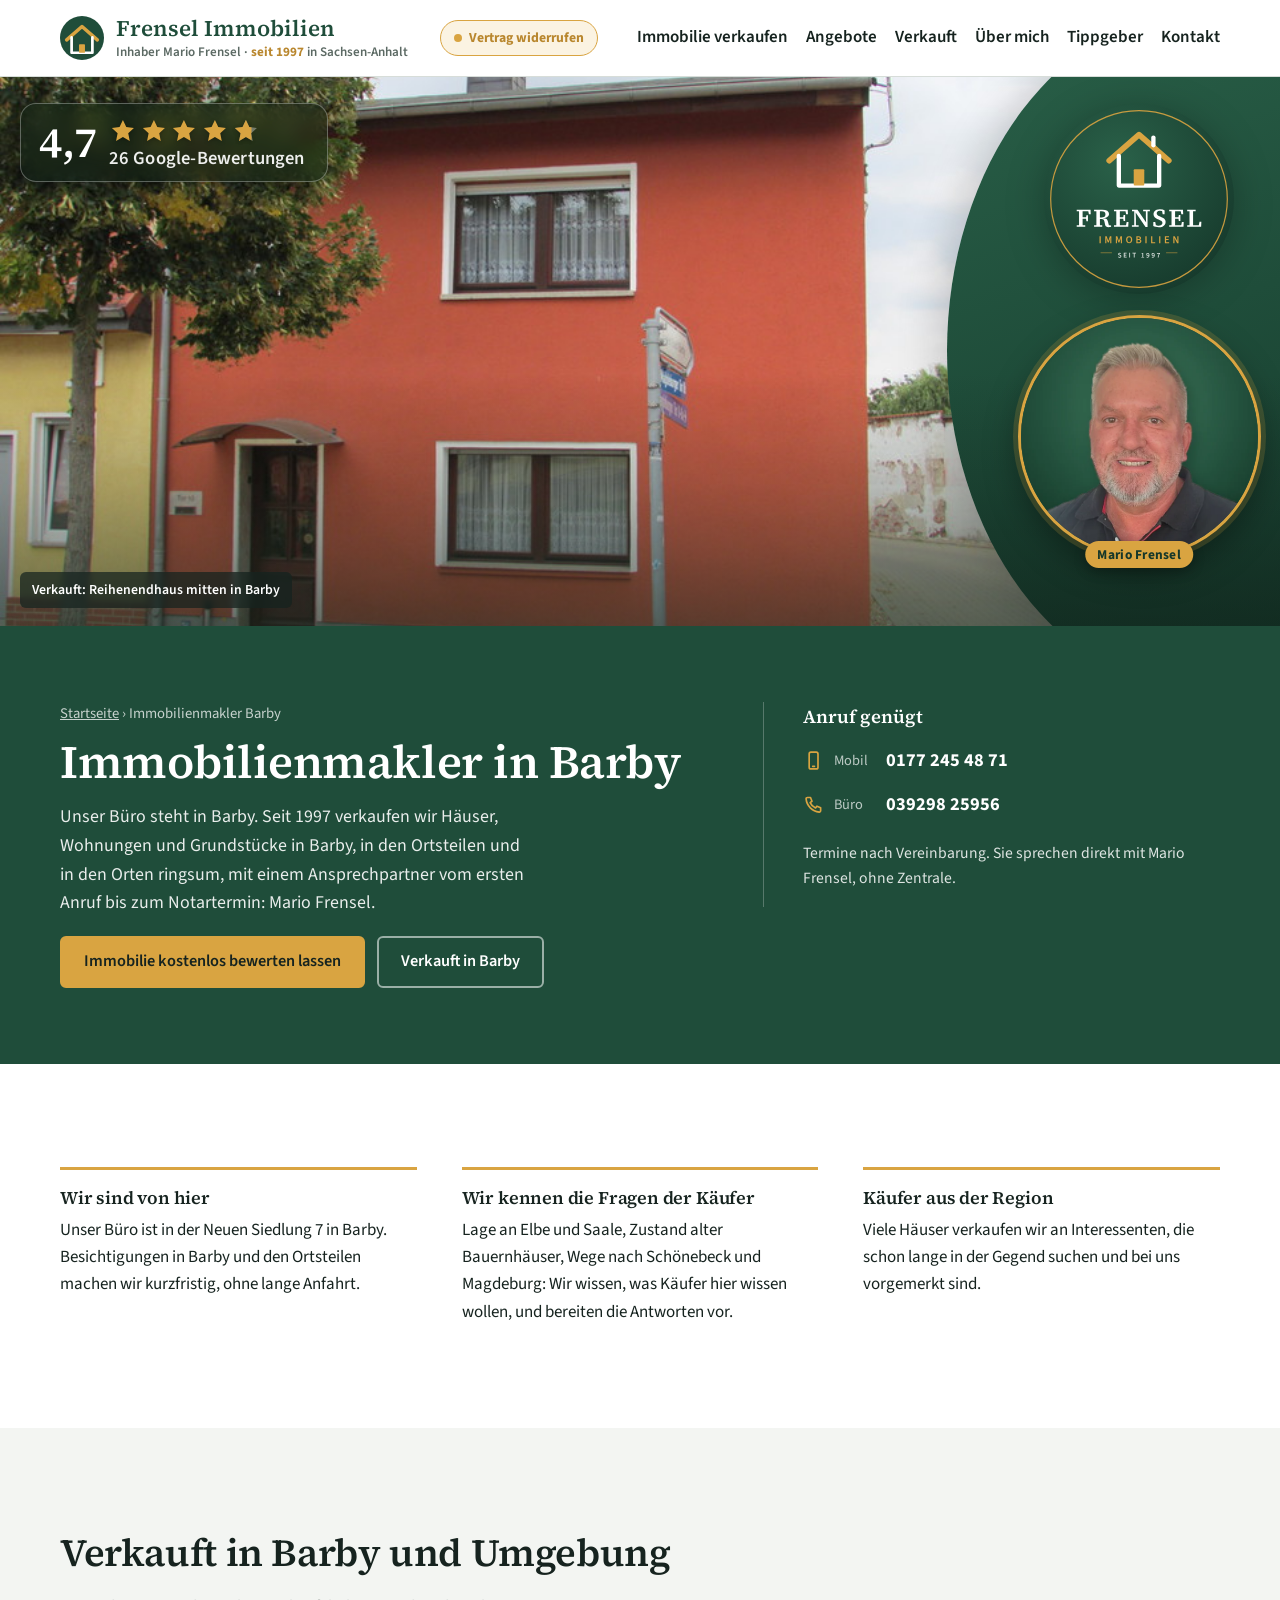
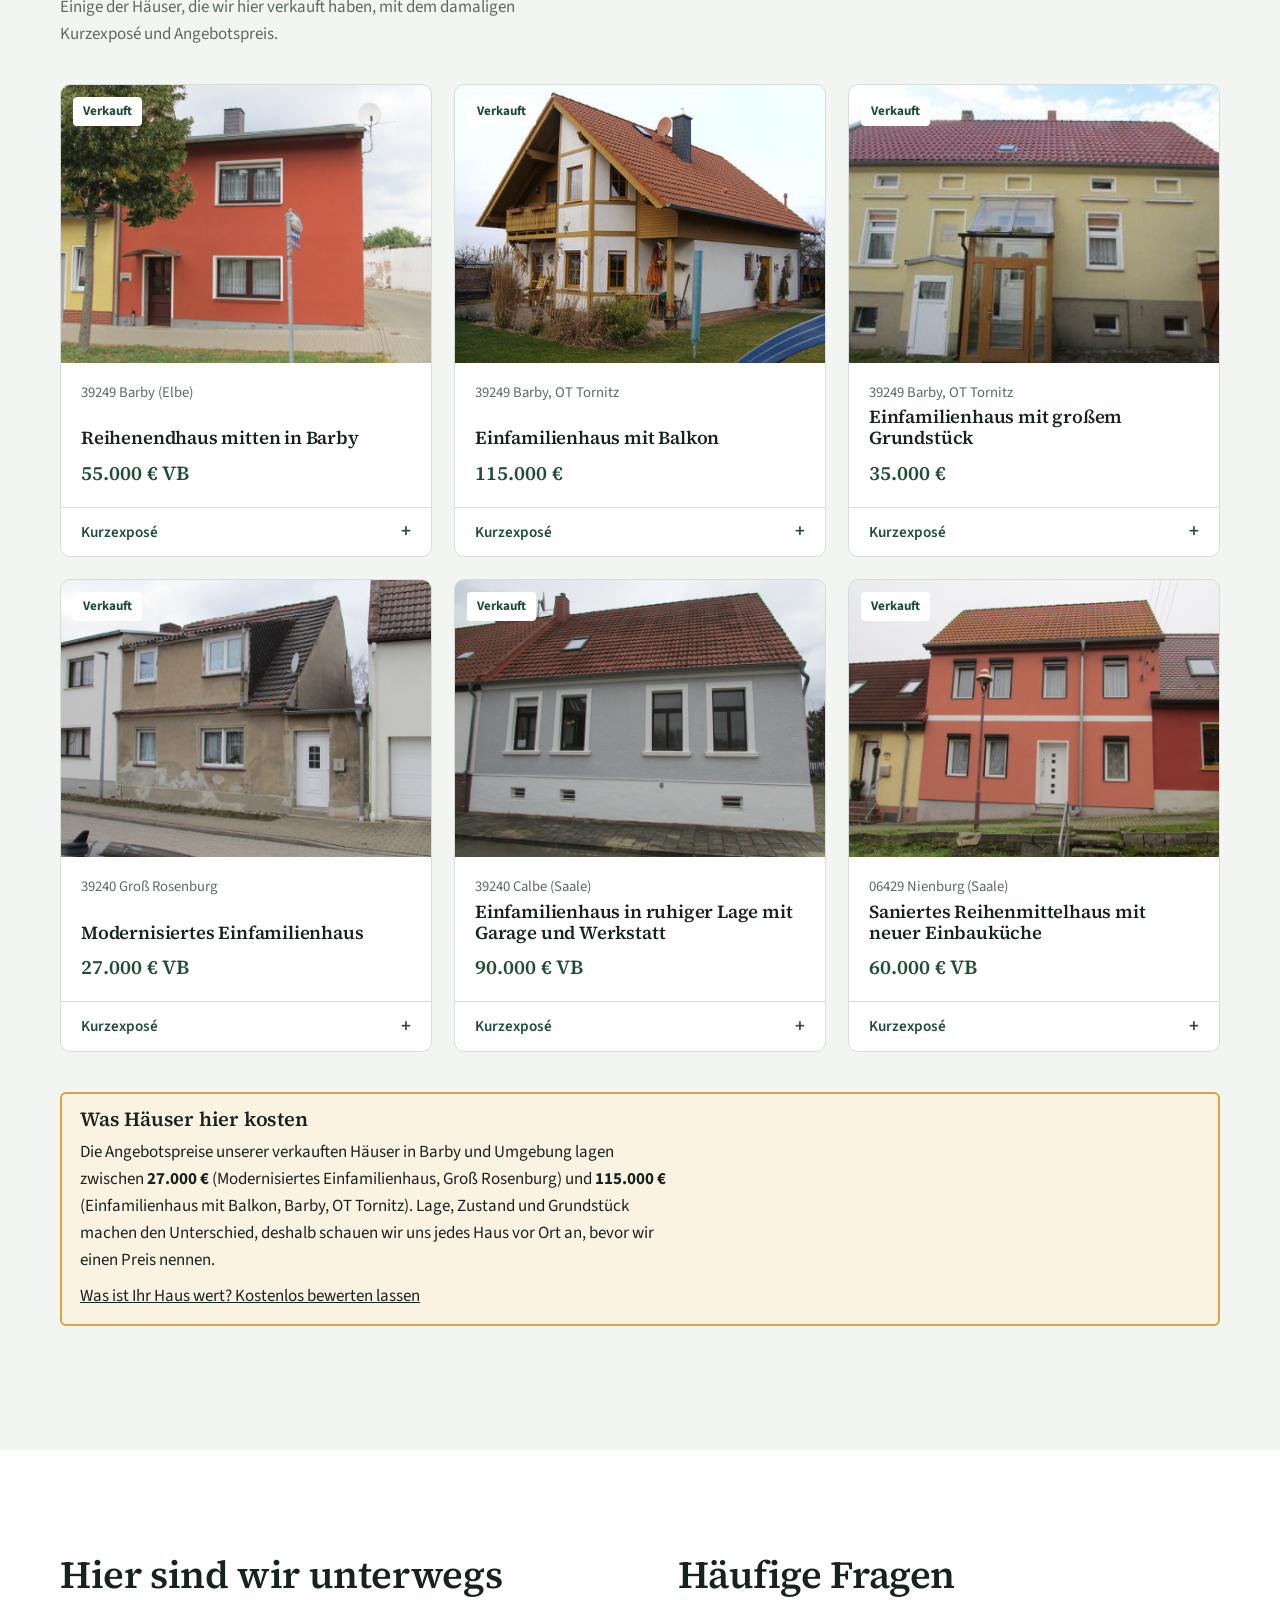
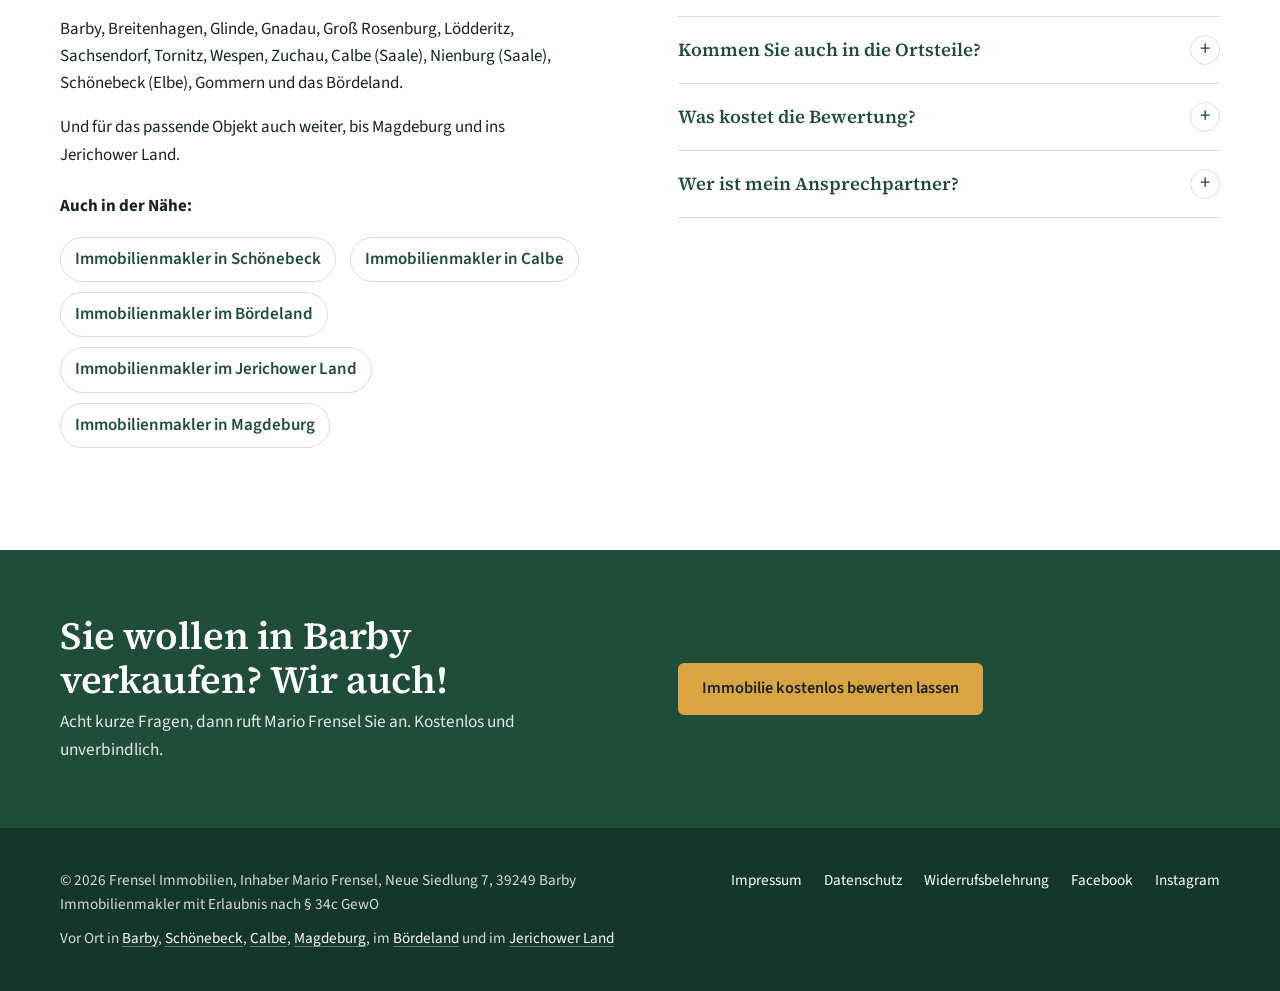
<file: immobilienmakler-barby.html>
<!doctype html>
<html lang="de">
<head>
<meta charset="utf-8">
<meta name="viewport" content="width=device-width, initial-scale=1">
<title>Immobilienmakler in Barby – Frensel Immobilien, seit 1997 vor Ort</title>
<meta name="description" content="Ihr Immobilienmakler mit Büro in Barby: Mario Frensel verkauft seit 1997 Häuser in Barby, Tornitz, Groß Rosenburg, Calbe und Umgebung. Kostenlose Bewertung.">
<link rel="icon" href="bilder/favicon.svg" type="image/svg+xml">
<link rel="apple-touch-icon" href="bilder/apple-touch-icon.png">
<meta property="og:type" content="website">
<meta property="og:site_name" content="Frensel Immobilien">
<meta property="og:title" content="Immobilienmakler in Barby – Frensel Immobilien, seit 1997 vor Ort">
<meta property="og:description" content="Ihr Immobilienmakler mit Büro in Barby: Mario Frensel verkauft seit 1997 Häuser in Barby, Tornitz, Groß Rosenburg, Calbe und Umgebung. Kostenlose Bewertung.">
<meta property="og:image" content="https://frensel-immobilien.de/bilder/og.jpg">
<meta property="og:image:width" content="1200">
<meta property="og:image:height" content="630">
<meta property="og:locale" content="de_DE">
<meta name="twitter:card" content="summary_large_image">
<link rel="stylesheet" href="stil.css">
</head>
<body>
<svg width="0" height="0" style="position:absolute" aria-hidden="true">
  <defs>
    <symbol id="hoerer" viewBox="0 0 24 24"><path fill="none" stroke="currentColor" stroke-width="1.9" stroke-linecap="round" stroke-linejoin="round" d="M5 4h3.5l1.7 4.2-2.1 1.6a12 12 0 0 0 6.1 6.1l1.6-2.1L20 15.5V19a1.5 1.5 0 0 1-1.6 1.5A16.5 16.5 0 0 1 3.5 5.6 1.5 1.5 0 0 1 5 4Z"/></symbol>
    <symbol id="mail" viewBox="0 0 24 24"><g fill="none" stroke="currentColor" stroke-width="1.9" stroke-linecap="round" stroke-linejoin="round"><rect x="3" y="5" width="18" height="14" rx="2"/><path d="m3.5 6.5 8.5 6.5 8.5-6.5"/></g></symbol>
    <symbol id="handy" viewBox="0 0 24 24"><g fill="none" stroke="currentColor" stroke-width="1.9" stroke-linecap="round" stroke-linejoin="round"><rect x="7" y="2.5" width="10" height="19" rx="2"/><path d="M11 18.5h2"/></g></symbol>
    <symbol id="haus-grafik" viewBox="0 0 240 160">
      <g fill="none" stroke="currentColor" stroke-width="2.5" stroke-linejoin="round" stroke-linecap="round">
        <path d="M20 140 H220"/><path d="M60 140 V84 L120 40 L180 84 V140"/><path d="M48 92 L120 36 L192 92"/>
        <path d="M150 58 V46 H164 V68"/><path d="M104 140 V104 H136 V140"/><path d="M74 100 H92 V118 H74 Z"/><path d="M148 100 H166 V118 H148 Z"/>
      </g>
    </symbol>
    <symbol id="stern" viewBox="0 0 24 24"><path d="M12 2.5l2.9 6.1 6.6.8-4.9 4.6 1.3 6.6L12 17.3l-5.9 3.3 1.3-6.6L2.5 9.4l6.6-.8z"/></symbol>
    <symbol id="facebook" viewBox="0 0 24 24"><path d="M13.5 22v-8h2.7l.4-3.2h-3.1V8.8c0-.9.3-1.5 1.6-1.5h1.7V4.4c-.3 0-1.3-.1-2.5-.1-2.5 0-4.1 1.5-4.1 4.2v2.3H7.4V14h2.8v8h3.3z"/></symbol>
    <symbol id="instagram" viewBox="0 0 24 24"><path d="M12 7.3a4.7 4.7 0 1 0 0 9.4 4.7 4.7 0 0 0 0-9.4zm0 7.7a3 3 0 1 1 0-6 3 3 0 0 1 0 6zm5.9-7.9a1.1 1.1 0 1 1-2.2 0 1.1 1.1 0 0 1 2.2 0zM12 2.2c-2.7 0-3 0-4 .1-1.1 0-1.8.2-2.4.5-.7.2-1.2.6-1.8 1.1-.5.6-.9 1.1-1.1 1.8-.3.6-.5 1.3-.5 2.4-.1 1-.1 1.3-.1 4s0 3 .1 4c0 1.1.2 1.8.5 2.4.2.7.6 1.2 1.1 1.8.6.5 1.1.9 1.8 1.1.6.3 1.3.5 2.4.5 1 .1 1.3.1 4 .1s3 0 4-.1c1.1 0 1.8-.2 2.4-.5.7-.2 1.2-.6 1.8-1.1.5-.6.9-1.1 1.1-1.8.3-.6.5-1.3.5-2.4.1-1 .1-1.3.1-4s0-3-.1-4c0-1.1-.2-1.8-.5-2.4-.2-.7-.6-1.2-1.1-1.8-.6-.5-1.1-.9-1.8-1.1-.6-.3-1.3-.5-2.4-.5-1-.1-1.3-.1-4-.1zm0 1.8c2.6 0 2.9 0 4 .1.9 0 1.5.2 1.8.3.5.2.8.4 1.1.7.3.3.6.7.7 1.1.1.4.3.9.3 1.8.1 1.1.1 1.4.1 4s0 2.9-.1 4c0 .9-.2 1.5-.3 1.8-.2.5-.4.8-.7 1.1-.3.3-.7.6-1.1.7-.4.1-.9.3-1.8.3-1.1.1-1.4.1-4 .1s-2.9 0-4-.1c-.9 0-1.5-.2-1.8-.3-.5-.2-.8-.4-1.1-.7-.3-.3-.6-.7-.7-1.1-.1-.4-.3-.9-.3-1.8-.1-1.1-.1-1.4-.1-4s0-2.9.1-4c0-.9.2-1.5.3-1.8.2-.5.4-.8.7-1.1.3-.3.7-.6 1.1-.7.4-.1.9-.3 1.8-.3 1.1-.1 1.4-.1 4-.1z"/></symbol>
  </defs>
</svg>

<div class="oben-leiste"><a href="widerruf.html">Vertrag widerrufen</a></div>
<header class="kopf">
  <div class="innen">
    <a class="marke" href="index.html"><img class="marke-zeichen" src="bilder/favicon.svg" alt="" width="44" height="44"><span class="marke-text">Frensel Immobilien<small><span class="marke-inhaber">Inhaber Mario Frensel · </span><b>seit 1997</b> in Sachsen-Anhalt</small></span></a>
    <a class="widerruf-oben" href="widerruf.html">Vertrag widerrufen</a>
    <button class="menue" type="button" aria-expanded="false" aria-controls="hauptnav">Menü</button>
    <nav id="hauptnav">
      <ul>
        <li><a href="index.html#bewertung">Immobilie verkaufen</a></li>
        <li><a href="index.html#angebote">Angebote</a></li>
        <li><a href="referenzen.html">Verkauft</a></li>
        <li><a href="index.html#ueber-mich">Über mich</a></li>
        <li><a href="index.html#tippgeber">Tippgeber</a></li>
        <li><a href="index.html#kontakt">Kontakt</a></li>
        <li class="nur-handy"><a href="widerruf.html">Vertrag widerrufen</a></li>
        <li class="nur-handy"><a href="tel:+491772454871"><svg class="tel-symbol"><use href="#handy"/></svg>Mobil 0177 245 48 71</a></li>
        <li class="nur-handy"><a href="tel:+493929825956"><svg class="tel-symbol"><use href="#hoerer"/></svg>Büro 039298 25956</a></li>
      </ul>
    </nav>
  </div>
</header>

<main>
<script type="application/ld+json">
{"@context": "https://schema.org", "@graph": [{"@type": "RealEstateAgent", "name": "Frensel Immobilien", "url": "https://frensel-immobilien.de/", "telephone": "+491772454871", "address": {"@type": "PostalAddress", "streetAddress": "Neue Siedlung 7", "postalCode": "39249", "addressLocality": "Barby", "addressCountry": "DE"}, "areaServed": ["Barby", "Breitenhagen", "Glinde", "Gnadau", "Groß Rosenburg", "Lödderitz", "Sachsendorf", "Tornitz", "Wespen", "Zuchau", "Calbe (Saale)", "Nienburg (Saale)", "Schönebeck (Elbe)", "Gommern", "Bördeland"]}, {"@type": "BreadcrumbList", "itemListElement": [{"@type": "ListItem", "position": 1, "name": "Startseite", "item": "https://frensel-immobilien.de/"}, {"@type": "ListItem", "position": 2, "name": "Immobilienmakler Barby", "item": "https://frensel-immobilien.de/immobilienmakler-barby.html"}]}]}
</script>
<div class="kopfbild mit-medaillon" id="kopfbild">
  <img class="kopf-foto aktiv" src="bilder/verkauft/barby.jpg" alt="Verkauft: Reihenendhaus mitten in Barby" fetchpriority="high">
  <img class="kopf-foto" data-src="bilder/verkauft/tornitz-2002.jpg" alt="Verkauft: Einfamilienhaus in Tornitz">
  <img class="kopf-foto" data-src="bilder/verkauft/tornitz-1885.jpg" alt="Verkauft: Einfamilienhaus in Tornitz">
  <img class="kopf-foto" data-src="bilder/verkauft/gross-rosenburg.jpg" alt="Verkauft: Modernisiertes Einfamilienhaus in Groß Rosenburg">
  <img class="kopf-foto" data-src="bilder/verkauft/calbe.jpg" alt="Verkauft: Einfamilienhaus in Calbe">
  <img class="kopf-foto" data-src="bilder/verkauft/nienburg.jpg" alt="Verkauft: Saniertes Reihenmittelhaus in Nienburg">
  <div class="kopf-band" aria-hidden="true"></div>
  <a class="kopf-sterne" href="index.html#bewertungen" aria-label="4,7 von 5 Sternen, 26 Bewertungen auf Google"><strong>4,7</strong><span class="sterne" aria-hidden="true"><svg><use href="#stern"/></svg><svg><use href="#stern"/></svg><svg><use href="#stern"/></svg><svg><use href="#stern"/></svg><span class="teil"><svg><use href="#stern"/></svg><svg style="clip-path: inset(0 30% 0 0)"><use href="#stern"/></svg></span></span><span class="kopf-sterne-text">26 <span class="kopf-sterne-lang">Google-</span>Bewertungen</span></a>
  <img class="kopf-logo" src="bilder/logo-rund.svg" alt="Frensel Immobilien, seit 1997" width="400" height="400">
  <figure class="kopf-medaillon">
    <picture>
      <source srcset="bilder/mario-rund.webp" type="image/webp">
      <img src="bilder/mario-rund.jpg" alt="Mario Frensel" width="520" height="520">
    </picture>
    <figcaption>Mario Frensel</figcaption>
  </figure>
  <a class="kopf-bu" id="kopf-bu" href="#verkauft">Verkauft: Reihenendhaus mitten in Barby</a>
</div>

<section class="einstieg">
  <div class="innen">
    <div>
      <p class="pfad pfad-hell"><a href="index.html">Startseite</a> › Immobilienmakler Barby</p>
      <h1>Immobilienmakler in Barby</h1>
      <p class="lauf">Unser Büro steht in Barby. Seit 1997 verkaufen wir Häuser, Wohnungen und Grundstücke in Barby, in den Ortsteilen und in den Orten ringsum, mit einem Ansprechpartner vom ersten Anruf bis zum Notartermin: Mario Frensel.</p>
      <div class="aktionen">
        <a class="knopf primaer" href="index.html#bewertung">Immobilie kostenlos bewerten lassen</a>
        <a class="knopf hell" href="#verkauft">Verkauft in Barby</a>
      </div>
    </div>
    <div class="seite">
      <strong>Anruf genügt</strong>
      <ul class="nummern-liste">
        <li><a href="tel:+491772454871"><svg class="tel-symbol"><use href="#handy"/></svg><span>Mobil</span>0177 245 48 71</a></li>
        <li><a href="tel:+493929825956"><svg class="tel-symbol"><use href="#hoerer"/></svg><span>Büro</span>039298 25956</a></li>
      </ul>
      <p>Termine nach Vereinbarung. Sie sprechen direkt mit Mario Frensel, ohne Zentrale.</p>
    </div>
  </div>
</section>

<section class="abschnitt">
  <div class="innen">
    <div class="standort-gruende">
      <div><h3>Wir sind von hier</h3><p>Unser Büro ist in der Neuen Siedlung 7 in Barby. Besichtigungen in Barby und den Ortsteilen machen wir kurzfristig, ohne lange Anfahrt.</p></div>
      <div><h3>Wir kennen die Fragen der Käufer</h3><p>Lage an Elbe und Saale, Zustand alter Bauernhäuser, Wege nach Schönebeck und Magdeburg: Wir wissen, was Käufer hier wissen wollen, und bereiten die Antworten vor.</p></div>
      <div><h3>Käufer aus der Region</h3><p>Viele Häuser verkaufen wir an Interessenten, die schon lange in der Gegend suchen und bei uns vorgemerkt sind.</p></div>
    </div>
  </div>
</section>

<section id="verkauft" class="abschnitt nebel">
  <div class="innen">
    <div class="abschnitt-kopf">
      <div>
        <h2>Verkauft in Barby und Umgebung</h2>
        <p>Einige der Häuser, die wir hier verkauft haben, mit dem damaligen Kurzexposé und Angebotspreis.</p>
      </div>
    </div>
    <div class="ref-karten">
    <article class="ref-karte" id="v-barby">
      <div class="bild"><img class="foto" src="bilder/verkauft/barby.jpg" alt="Verkauft: Reihenendhaus mitten in Barby, 39249 Barby (Elbe)" loading="lazy"><span class="status">Verkauft</span></div>
      <div class="text">
        <p class="ort">39249 Barby (Elbe)</p>
        <h3>Reihenendhaus mitten in Barby</h3>
        <p class="preis">55.000 € VB</p>
      </div>
      <details>
        <summary>Kurzexposé</summary>
        <div class="inhalt">
          <dl class="datenliste"><dt>Wohnfläche</dt><dd>ca. 96 m²</dd><dt>Zimmer</dt><dd>4</dd><dt>Grundstück</dt><dd>ca. 200 m²</dd><dt>Baujahr</dt><dd>um 1910</dd></dl>
          <p>Ziegelhaus von 1910 mit Hoffläche, Nebengebäude und kleinem Garten, umlaufend mit Mauer eingefriedet. Zusätzlicher seitlicher Zugang zum Be- und Entladen.</p><p>Aufteilung: EG: Wohnzimmer (ca. 16 m²), Küche (ca. 14 m²), Bad mit Badewanne, Vorbau zur Hofseite, Flur/Treppenaufgang. OG: Schlafzimmer (ca. 16 m²), Kinderzimmer (ca. 14 m²), kleines Zimmer, Flur.</p><p>Ausstattung: Gaszentralheizung (Therme 2021 erneuert), moderne Eingangstür, Fenster mit elektrischen Rollläden, Fliesen in Bad und Küche, alle Dächer erneuert.</p><p>Sonstiges: Waschküche, Werkstatt, Stallungen; eine Garage in der Nähe konnte dazu erworben werden.</p>
        </div>
      </details>
    </article>
    <article class="ref-karte" id="v-tornitz-2002">
      <div class="bild"><img class="foto" src="bilder/verkauft/tornitz-2002.jpg" alt="Verkauft: Einfamilienhaus mit Balkon, 39249 Barby, OT Tornitz" loading="lazy"><span class="status">Verkauft</span></div>
      <div class="text">
        <p class="ort">39249 Barby, OT Tornitz</p>
        <h3>Einfamilienhaus mit Balkon</h3>
        <p class="preis">115.000 €</p>
      </div>
      <details>
        <summary>Kurzexposé</summary>
        <div class="inhalt">
          <dl class="datenliste"><dt>Wohnfläche</dt><dd>ca. 140 m²</dd><dt>Zimmer</dt><dd>4</dd><dt>Grundstück</dt><dd>ca. 1.342 m²</dd><dt>Baujahr</dt><dd>2002</dd></dl>
          <p>Aufteilung: EG: Wohnen mit Kamin, Küche, Gäste-WC mit Dusche (Fußbodenheizung), Flur/Treppe. OG: Schlafen mit Zugang zum Balkon und Blick in den Garten, 2 Kinderzimmer, großes Bad (Fußbodenheizung) ebenfalls mit Zugang zum Balkon, mit Wanne, Dusche, WC und doppeltem Waschtisch.</p><p>Ausstattung: Erdgaszentralheizung mit Warmwasserversorgung, Bäder mit Fußbodenheizung, zweifarbige Kunststofffenster mit Rollläden, rustikale, sichtbare Holzbalkendecken im Erdgeschoss, Fliesen in Küche, Bädern, Flur und HWR.</p><p>Sonstiges: Terrasse, Balkon, Gartenanlage, Nebengelass.</p>
        </div>
      </details>
    </article>
    <article class="ref-karte" id="v-tornitz-1885">
      <div class="bild"><img class="foto" src="bilder/verkauft/tornitz-1885.jpg" alt="Verkauft: Einfamilienhaus mit großem Grundstück, 39249 Barby, OT Tornitz" loading="lazy"><span class="status">Verkauft</span></div>
      <div class="text">
        <p class="ort">39249 Barby, OT Tornitz</p>
        <h3>Einfamilienhaus mit großem Grundstück</h3>
        <p class="preis">35.000 €</p>
      </div>
      <details>
        <summary>Kurzexposé</summary>
        <div class="inhalt">
          <dl class="datenliste"><dt>Wohnfläche</dt><dd>ca. 120 m²</dd><dt>Zimmer</dt><dd>4</dd><dt>Grundstück</dt><dd>ca. 1.740 m²</dd><dt>Baujahr</dt><dd>1885</dd></dl>
          <p>Aufteilung: KG: voll unterkellert, 5 Räume. EG: Wohnzimmer, Schlafzimmer, Küche, Bad mit Badewanne und Dusche, Flur/Treppenaufgang. OG: 2 Zimmer, 2 Kammern, Dachboden ausbaufähig.</p><p>Ausstattung: Ölzentralheizung mit Warmwasserbereitung, moderne Kunststofffenster mit Rollläden, Fliesen in Bad, Küche und Flur, Fußböden aus Dielung/Beton, Elektroinstallationen aus Alu/Kupfer, Dach mit hochwertigen Ziegeln neu gedeckt.</p><p>Sonstiges: Hofzufahrt, Garage, Garten, Nebengelass, 2 Brunnen.</p>
        </div>
      </details>
    </article>
    <article class="ref-karte" id="v-gross-rosenburg">
      <div class="bild"><img class="foto" src="bilder/verkauft/gross-rosenburg.jpg" alt="Verkauft: Modernisiertes Einfamilienhaus, 39240 Groß Rosenburg" loading="lazy"><span class="status">Verkauft</span></div>
      <div class="text">
        <p class="ort">39240 Groß Rosenburg</p>
        <h3>Modernisiertes Einfamilienhaus</h3>
        <p class="preis">27.000 € VB</p>
      </div>
      <details>
        <summary>Kurzexposé</summary>
        <div class="inhalt">
          <dl class="datenliste"><dt>Wohnfläche</dt><dd>ca. 72 m²</dd><dt>Zimmer</dt><dd>2</dd><dt>Grundstück</dt><dd>ca. 154 m²</dd><dt>Baujahr</dt><dd>Altbau</dd></dl>
          <p>Von 2002 bis 2006 innen komplett modernisiert.</p><p>Aufteilung: Keller: 1 Raum, zur Hälfte unterkellert. EG: Wohnzimmer (ca. 16 m²), Küche (ca. 9 m²), Vorratsraum, Bad mit Dusche (ca. 6 m²), Flur mit Treppenaufgang. OG: Schlafzimmer (ca. 16 m²), Kinderzimmer (ca. 10 m²), Flur.</p><p>Ausstattung: Nachtspeicherheizung, Warmwasser über Durchlauferhitzer, Kunststofffenster mit Rollläden, Fliesen im Bad, Elektrik in Kupfer.</p><p>Sonstiges: Stallungen, Nebengelass.</p>
        </div>
      </details>
    </article>
    <article class="ref-karte" id="v-calbe">
      <div class="bild"><img class="foto" src="bilder/verkauft/calbe.jpg" alt="Verkauft: Einfamilienhaus in ruhiger Lage mit Garage und Werkstatt, 39240 Calbe (Saale)" loading="lazy"><span class="status">Verkauft</span></div>
      <div class="text">
        <p class="ort">39240 Calbe (Saale)</p>
        <h3>Einfamilienhaus in ruhiger Lage mit Garage und Werkstatt</h3>
        <p class="preis">90.000 € VB</p>
      </div>
      <details>
        <summary>Kurzexposé</summary>
        <div class="inhalt">
          <dl class="datenliste"><dt>Wohnfläche</dt><dd>ca. 124 m²</dd><dt>Zimmer</dt><dd>6</dd><dt>Grundstück</dt><dd>ca. 380 m²</dd><dt>Baujahr</dt><dd>um 1936</dd></dl>
          <p>Voll unterkellertes Ziegelhaus von 1936, mitten in Calbe und doch ruhig gelegen. Hoffläche mit Nebengelass, umlaufend mit Mauer und Nachbarbebauung eingefriedet.</p><p>Aufteilung: EG: Windfang, Arbeitszimmer, Wohnzimmer, Schlafzimmer, Küche, Bad mit Badewanne/Dusche, Flur/Treppenaufgang. OG: Schlafzimmer, Kinderzimmer, kleines Bad mit Dusche, kleines Zimmer.</p><p>Ausstattung: Gaszentralheizung, Warmwasser über Heizung und Durchlauferhitzer, Holz-Eingangstür, Fenster mit Rollläden, Fliesen und Laminat, alle Dächer erneuert, Elektrik neu in Kupfer.</p><p>Sonstiges: neue Zisterne, Stellplätze, Garage, Nebengelass, Werkstatt.</p>
        </div>
      </details>
    </article>
    <article class="ref-karte" id="v-nienburg">
      <div class="bild"><img class="foto" src="bilder/verkauft/nienburg.jpg" alt="Verkauft: Saniertes Reihenmittelhaus mit neuer Einbauküche, 06429 Nienburg (Saale)" loading="lazy"><span class="status">Verkauft</span></div>
      <div class="text">
        <p class="ort">06429 Nienburg (Saale)</p>
        <h3>Saniertes Reihenmittelhaus mit neuer Einbauküche</h3>
        <p class="preis">60.000 € VB</p>
      </div>
      <details>
        <summary>Kurzexposé</summary>
        <div class="inhalt">
          <dl class="datenliste"><dt>Wohnfläche</dt><dd>ca. 56 m²</dd><dt>Zimmer</dt><dd>3</dd><dt>Grundstück</dt><dd>ca. 274 m²</dd><dt>Baujahr</dt><dd>um 1890</dd></dl>
          <p>Massives Reihenmittelhaus von 1890, ab 2013 zum größten Teil saniert. Das Dachgeschoss mit zwei großen Dachfenstern steht noch zum Ausbau zur Verfügung. Neue, nie benutzte Einbauküche und Badmöbel waren im Kaufpreis enthalten.</p><p>Aufteilung: EG: Küche, Esszimmer, Hausflur, Bad mit Wanne und Dusche, Anbau/Windfang, Treppenaufgang. OG: Schlafzimmer, Wohnzimmer. DG: ausbaufähig.</p><p>Ausstattung: Gaszentralheizung, Warmwasser über die Heizung, moderne Eingangstür, Kunststofffenster straßenseitig mit Rollläden.</p><p>Sonstiges: kleiner Garten, Waschküche, Heizungsraum, umlaufend eingezäunt.</p>
        </div>
      </details>
    </article>
    </div>
    <div class="hinweis-kasten standort-preise">
      <h3>Was Häuser hier kosten</h3>
      <p>Die Angebotspreise unserer verkauften Häuser in Barby und Umgebung lagen zwischen <strong>27.000 €</strong> (Modernisiertes Einfamilienhaus, Groß Rosenburg) und <strong>115.000 €</strong> (Einfamilienhaus mit Balkon, Barby, OT Tornitz). Lage, Zustand und Grundstück machen den Unterschied, deshalb schauen wir uns jedes Haus vor Ort an, bevor wir einen Preis nennen.</p>
      <p><a href="index.html#bewertung">Was ist Ihr Haus wert? Kostenlos bewerten lassen</a></p>
    </div>

  </div>
</section>

<section class="abschnitt">
  <div class="innen standort-zweispaltig">
    <div>
      <h2>Hier sind wir unterwegs</h2>
      <p>Barby, Breitenhagen, Glinde, Gnadau, Groß Rosenburg, Lödderitz, Sachsendorf, Tornitz, Wespen, Zuchau, Calbe (Saale), Nienburg (Saale), Schönebeck (Elbe), Gommern und das Bördeland.</p>
      <p>Und für das passende Objekt auch weiter, bis Magdeburg und ins Jerichower Land.</p>
      <div class="standort-andere">
        <p><strong>Auch in der Nähe:</strong></p>
        <ul><li><a href="immobilienmakler-schoenebeck.html">Immobilienmakler in Schönebeck</a></li><li><a href="immobilienmakler-calbe.html">Immobilienmakler in Calbe</a></li><li><a href="immobilienmakler-boerdeland.html">Immobilienmakler im Bördeland</a></li><li><a href="immobilienmakler-jerichower-land.html">Immobilienmakler im Jerichower Land</a></li><li><a href="immobilienmakler-magdeburg.html">Immobilienmakler in Magdeburg</a></li></ul>
      </div>
    </div>
    <div>
      <h2>Häufige Fragen</h2>
<div class="klapp">
  <details><summary>Kommen Sie auch in die Ortsteile?</summary><div class="inhalt"><p>Ja. Ob Tornitz, Gnadau oder Groß Rosenburg: Wir kommen zu Ihnen, schauen uns das Haus an und besprechen den Preis vor Ort.</p></div></details>
  <details><summary>Was kostet die Bewertung?</summary><div class="inhalt"><p>Nichts. Die Einschätzung Ihrer Immobilie ist kostenlos und unverbindlich. Sie entscheiden danach in Ruhe, ob Sie mit uns verkaufen.</p></div></details>
  <details><summary>Wer ist mein Ansprechpartner?</summary><div class="inhalt"><p>Mario Frensel, der Inhaber. Er macht Besichtigung, Preisgespräch, Verhandlung und Notartermin selbst.</p></div></details>
</div>
    </div>
  </div>
</section>

<section class="abschnitt gruen knapp">
  <div class="innen tipp" style="align-items:center">
    <div>
      <h2 style="margin-bottom:6px">Sie wollen in Barby verkaufen? Wir auch!</h2>
      <p class="lauf" style="margin:0">Acht kurze Fragen, dann ruft Mario Frensel Sie an. Kostenlos und unverbindlich.</p>
    </div>
    <div><a class="knopf primaer" href="index.html#bewertung">Immobilie kostenlos bewerten lassen</a></div>
  </div>
</section>
</main>

<footer>
  <div class="innen">
    <div>
      <div>© 2026 Frensel Immobilien, Inhaber Mario Frensel, Neue Siedlung 7, 39249 Barby</div>
      <div>Immobilienmakler mit Erlaubnis nach § 34c GewO</div>
      <div class="fuss-orte">Vor Ort in <a href="immobilienmakler-barby.html">Barby</a>, <a href="immobilienmakler-schoenebeck.html">Schönebeck</a>, <a href="immobilienmakler-calbe.html">Calbe</a>, <a href="immobilienmakler-magdeburg.html">Magdeburg</a>, im <a href="immobilienmakler-boerdeland.html">Bördeland</a> und im <a href="immobilienmakler-jerichower-land.html">Jerichower Land</a></div>
    </div>
    <ul>
      <li><a href="rechtliches.html#impressum">Impressum</a></li>
      <li><a href="rechtliches.html#datenschutz">Datenschutz</a></li>
      <li><a href="widerruf.html">Widerrufsbelehrung</a></li>
      <li><a href="https://www.facebook.com/Frensel-Immobilien-1690328964523442/" target="_blank" rel="noopener">Facebook</a></li>
      <li><a href="https://www.instagram.com/frenselmario" target="_blank" rel="noopener">Instagram</a></li>
    </ul>
  </div>
</footer>

<div class="leiste">
  <a class="knopf dunkel" href="tel:+491772454871"><svg class="tel-symbol"><use href="#hoerer"/></svg>Anrufen</a>
  <a class="knopf primaer" href="index.html#bewertung">Bewerten lassen</a>
</div>

<script>
(function () {
  // Menü auf dem Handy
  var menue = document.querySelector('.menue');
  var nav = document.getElementById('hauptnav');
  menue.addEventListener('click', function () {
    var offen = nav.classList.toggle('offen');
    menue.setAttribute('aria-expanded', offen ? 'true' : 'false');
  });
  nav.addEventListener('click', function (e) {
    if (e.target.tagName === 'A') { nav.classList.remove('offen'); menue.setAttribute('aria-expanded', 'false'); }
  });

  // Formulare an Netlify senden
  window.sendeFormular = function (form) {
    var daten = new URLSearchParams(new FormData(form)).toString();
    return fetch('/', { method: 'POST', headers: { 'Content-Type': 'application/x-www-form-urlencoded' }, body: daten })
      .then(function (r) { if (!r.ok) throw new Error('Status ' + r.status); });
  };
  // Sprung von der Karte zu einem verkauften Haus: Kurzexposé gleich aufklappen
  function sprungAuf() {
    if (location.hash.indexOf('#v-') !== 0) return;
    var ziel = document.getElementById(location.hash.slice(1));
    var d = ziel && ziel.querySelector('details');
    if (d) d.open = true;
  }
  window.addEventListener('hashchange', sprungAuf);
  sprungAuf();

  window.formularFehler = function (el) {
    el.textContent = 'Das Senden hat nicht geklappt. Bitte rufen Sie an: 0177 245 48 71 oder 039298 25956.';
    el.classList.add('sichtbar');
  };
})();
</script>

<script>
(function () {
  // Wechselnde Kopfbilder
  var box = document.getElementById('kopfbild');
  // Nur die Hausfotos wechseln: Logo und Porträt sind auch <img>, gehören aber nicht in die Schleife
  var bilder = Array.prototype.slice.call(box.querySelectorAll('img.kopf-foto'));
  var bu = document.getElementById('kopf-bu');
  var daten = [["bilder/verkauft/barby.jpg", "Verkauft: Reihenendhaus mitten in Barby", "#verkauft"], ["bilder/verkauft/tornitz-2002.jpg", "Verkauft: Einfamilienhaus in Tornitz", "#verkauft"], ["bilder/verkauft/tornitz-1885.jpg", "Verkauft: Einfamilienhaus in Tornitz", "#verkauft"], ["bilder/verkauft/gross-rosenburg.jpg", "Verkauft: Modernisiertes Einfamilienhaus in Groß Rosenburg", "#verkauft"], ["bilder/verkauft/calbe.jpg", "Verkauft: Einfamilienhaus in Calbe", "#verkauft"], ["bilder/verkauft/nienburg.jpg", "Verkauft: Saniertes Reihenmittelhaus in Nienburg", "#verkauft"]];
  var n = 0, zeit = null;
  var ruhig = window.matchMedia && window.matchMedia('(prefers-reduced-motion: reduce)').matches;
  function lade(i) { var b = bilder[i]; if (b && !b.src && b.dataset.src) { b.src = b.dataset.src; } }
  function zeigeBild(i) {
    var vorher = n;
    n = (i + bilder.length) % bilder.length;
    lade(n); lade(n + 1);
    // Das alte Bild bleibt sichtbar liegen, das neue blendet darüber ein: kein grauer Zwischenzustand
    bilder.forEach(function (b) { b.classList.remove('aktiv', 'vorher'); });
    bilder[vorher].classList.add('vorher');
    bilder[n].classList.add('aktiv');
    bu.textContent = daten[n][1]; bu.href = daten[n][2];
  }
  function weiterBild() { zeigeBild(n + 1); }
  function start() { if (ruhig || zeit || bilder.length < 2) return; zeit = setInterval(weiterBild, 4000); }
  function stopp() { if (zeit) { clearInterval(zeit); zeit = null; } }
  lade(1);
  start();
  document.addEventListener('visibilitychange', function () { if (document.hidden) stopp(); else start(); });
  box.addEventListener('mouseenter', stopp);
  box.addEventListener('mouseleave', start);
})();
</script>

</body>
</html>
</file>
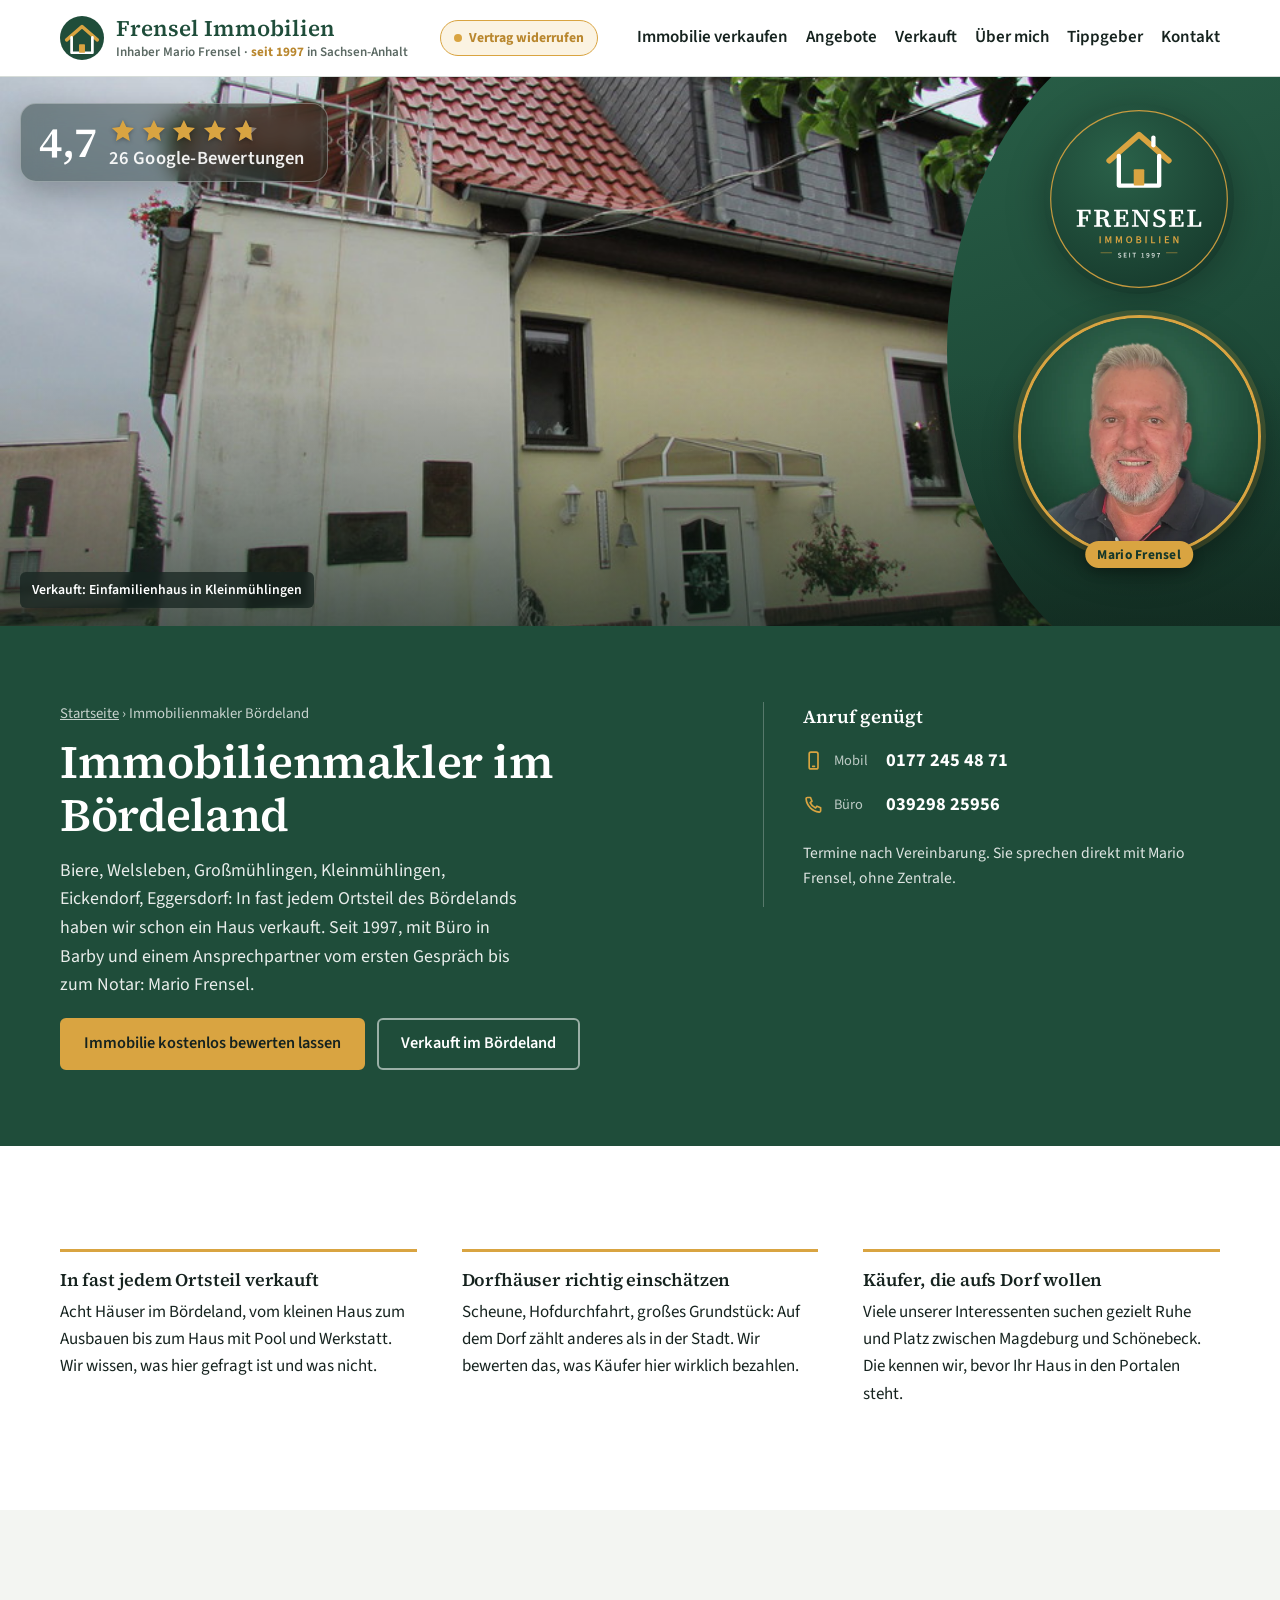
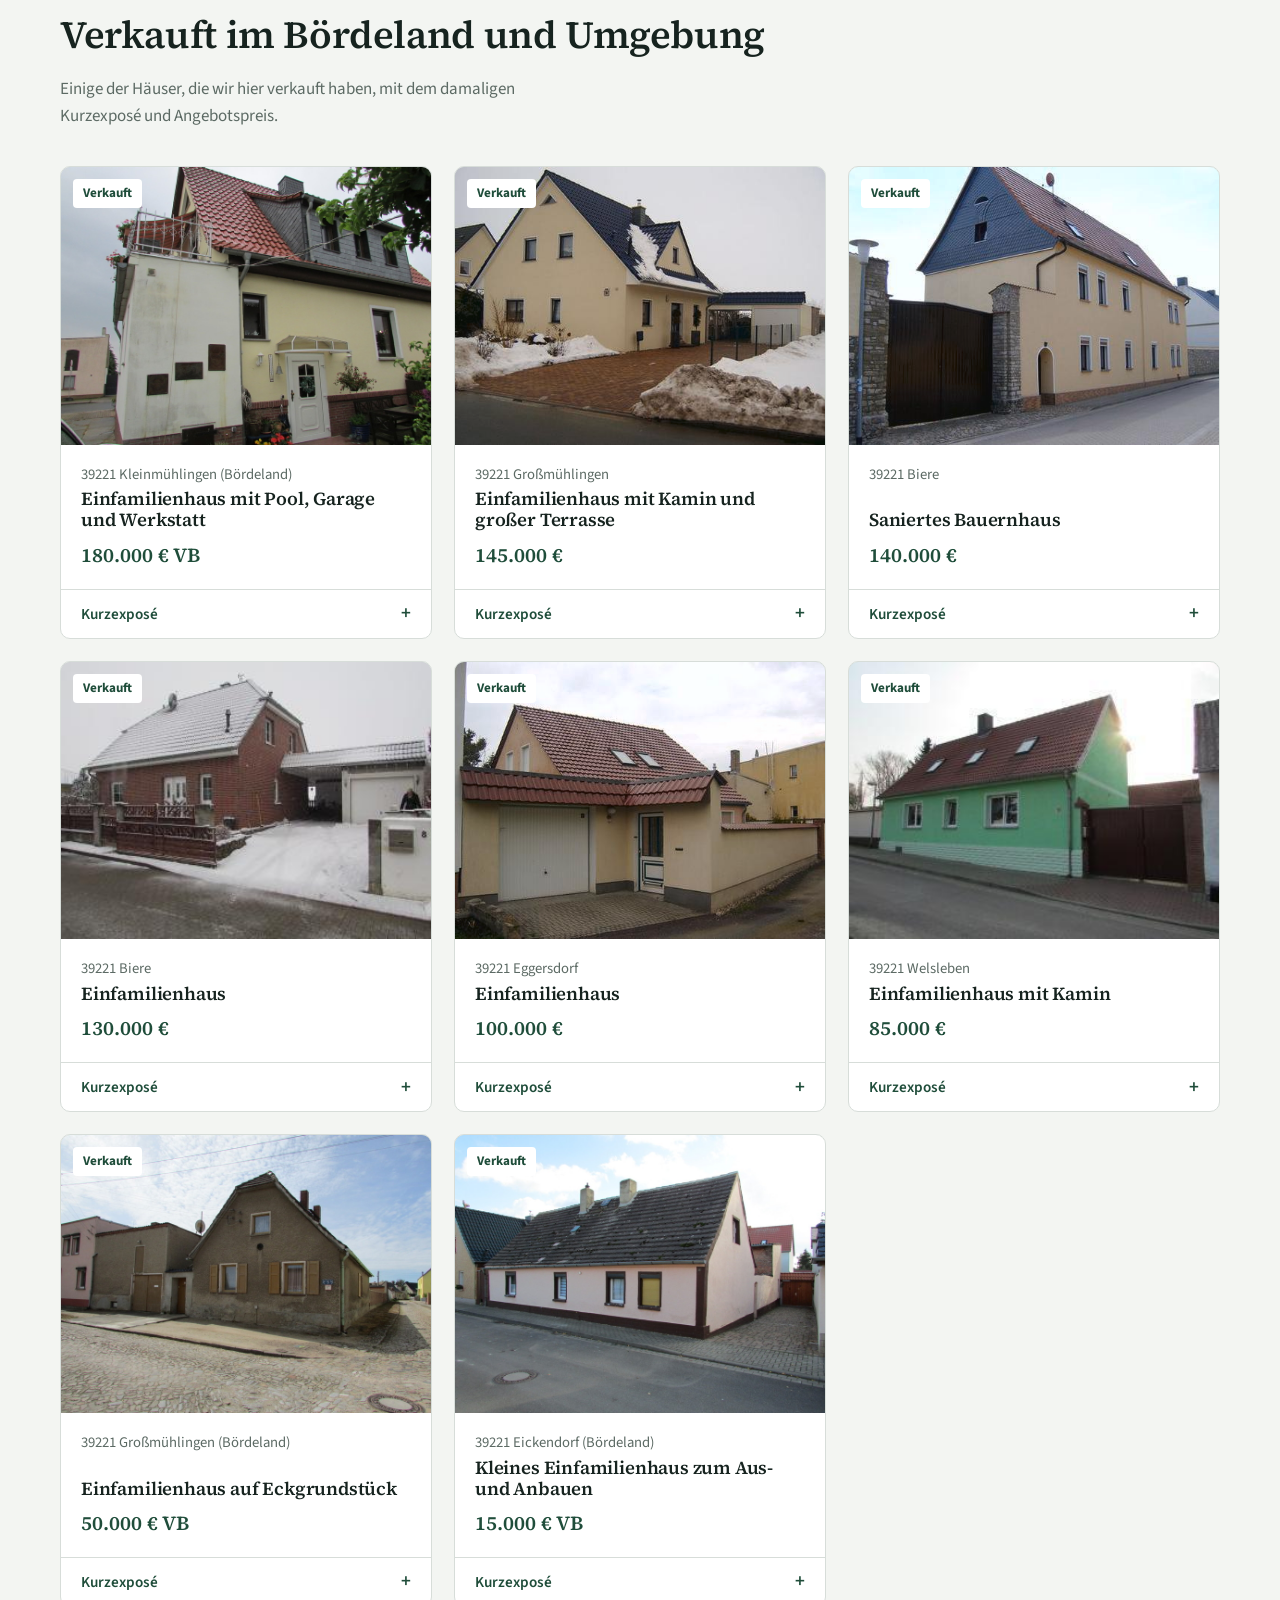
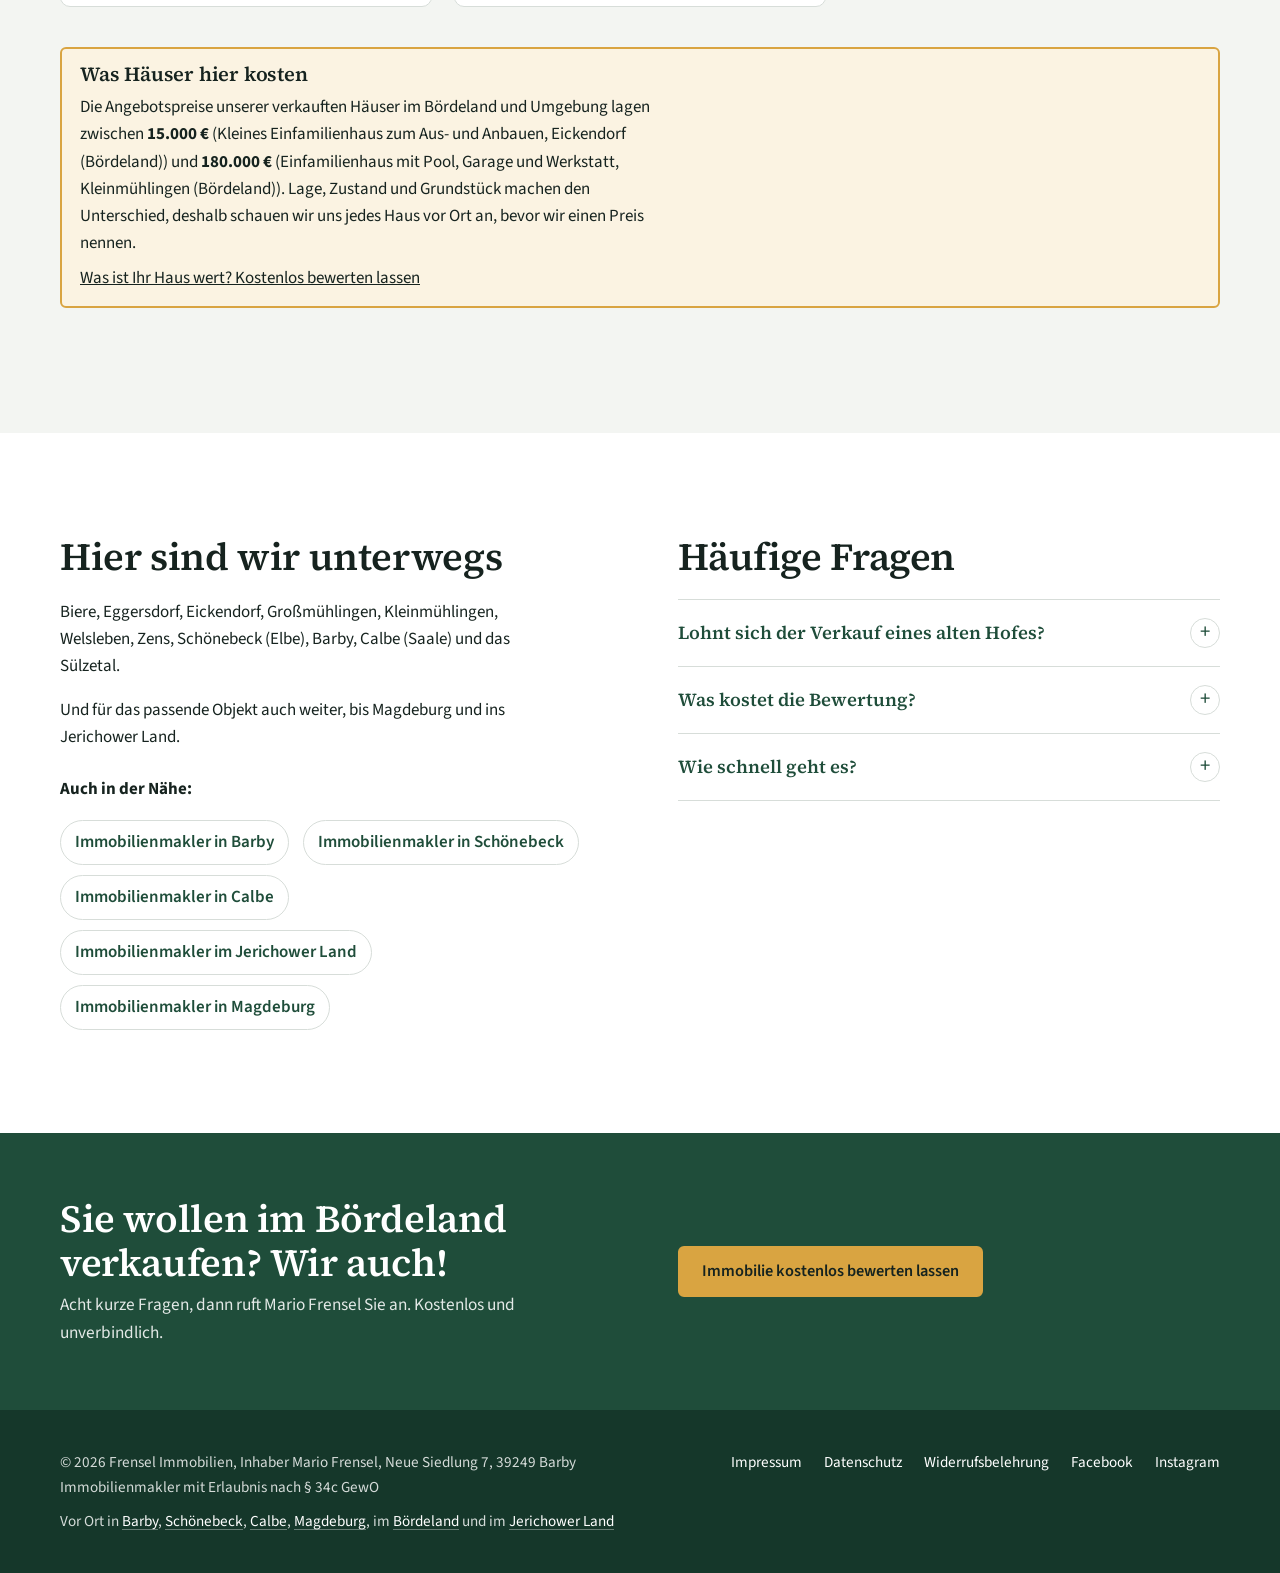
<file: immobilienmakler-boerdeland.html>
<!doctype html>
<html lang="de">
<head>
<meta charset="utf-8">
<meta name="viewport" content="width=device-width, initial-scale=1">
<title>Immobilienmakler im Bördeland: Biere, Welsleben, Großmühlingen – Frensel Immobilien</title>
<meta name="description" content="Immobilienmakler für das Bördeland: Mario Frensel hat in Biere, Welsleben, Großmühlingen, Kleinmühlingen, Eickendorf und Eggersdorf Häuser verkauft. Seit 1997, Büro in Barby.">
<link rel="icon" href="bilder/favicon.svg" type="image/svg+xml">
<link rel="apple-touch-icon" href="bilder/apple-touch-icon.png">
<meta property="og:type" content="website">
<meta property="og:site_name" content="Frensel Immobilien">
<meta property="og:title" content="Immobilienmakler im Bördeland: Biere, Welsleben, Großmühlingen – Frensel Immobilien">
<meta property="og:description" content="Immobilienmakler für das Bördeland: Mario Frensel hat in Biere, Welsleben, Großmühlingen, Kleinmühlingen, Eickendorf und Eggersdorf Häuser verkauft. Seit 1997, Büro in Barby.">
<meta property="og:image" content="https://frensel-immobilien.de/bilder/og.jpg">
<meta property="og:image:width" content="1200">
<meta property="og:image:height" content="630">
<meta property="og:locale" content="de_DE">
<meta name="twitter:card" content="summary_large_image">
<link rel="stylesheet" href="stil.css">
</head>
<body>
<svg width="0" height="0" style="position:absolute" aria-hidden="true">
  <defs>
    <symbol id="hoerer" viewBox="0 0 24 24"><path fill="none" stroke="currentColor" stroke-width="1.9" stroke-linecap="round" stroke-linejoin="round" d="M5 4h3.5l1.7 4.2-2.1 1.6a12 12 0 0 0 6.1 6.1l1.6-2.1L20 15.5V19a1.5 1.5 0 0 1-1.6 1.5A16.5 16.5 0 0 1 3.5 5.6 1.5 1.5 0 0 1 5 4Z"/></symbol>
    <symbol id="mail" viewBox="0 0 24 24"><g fill="none" stroke="currentColor" stroke-width="1.9" stroke-linecap="round" stroke-linejoin="round"><rect x="3" y="5" width="18" height="14" rx="2"/><path d="m3.5 6.5 8.5 6.5 8.5-6.5"/></g></symbol>
    <symbol id="handy" viewBox="0 0 24 24"><g fill="none" stroke="currentColor" stroke-width="1.9" stroke-linecap="round" stroke-linejoin="round"><rect x="7" y="2.5" width="10" height="19" rx="2"/><path d="M11 18.5h2"/></g></symbol>
    <symbol id="haus-grafik" viewBox="0 0 240 160">
      <g fill="none" stroke="currentColor" stroke-width="2.5" stroke-linejoin="round" stroke-linecap="round">
        <path d="M20 140 H220"/><path d="M60 140 V84 L120 40 L180 84 V140"/><path d="M48 92 L120 36 L192 92"/>
        <path d="M150 58 V46 H164 V68"/><path d="M104 140 V104 H136 V140"/><path d="M74 100 H92 V118 H74 Z"/><path d="M148 100 H166 V118 H148 Z"/>
      </g>
    </symbol>
    <symbol id="stern" viewBox="0 0 24 24"><path d="M12 2.5l2.9 6.1 6.6.8-4.9 4.6 1.3 6.6L12 17.3l-5.9 3.3 1.3-6.6L2.5 9.4l6.6-.8z"/></symbol>
    <symbol id="facebook" viewBox="0 0 24 24"><path d="M13.5 22v-8h2.7l.4-3.2h-3.1V8.8c0-.9.3-1.5 1.6-1.5h1.7V4.4c-.3 0-1.3-.1-2.5-.1-2.5 0-4.1 1.5-4.1 4.2v2.3H7.4V14h2.8v8h3.3z"/></symbol>
    <symbol id="instagram" viewBox="0 0 24 24"><path d="M12 7.3a4.7 4.7 0 1 0 0 9.4 4.7 4.7 0 0 0 0-9.4zm0 7.7a3 3 0 1 1 0-6 3 3 0 0 1 0 6zm5.9-7.9a1.1 1.1 0 1 1-2.2 0 1.1 1.1 0 0 1 2.2 0zM12 2.2c-2.7 0-3 0-4 .1-1.1 0-1.8.2-2.4.5-.7.2-1.2.6-1.8 1.1-.5.6-.9 1.1-1.1 1.8-.3.6-.5 1.3-.5 2.4-.1 1-.1 1.3-.1 4s0 3 .1 4c0 1.1.2 1.8.5 2.4.2.7.6 1.2 1.1 1.8.6.5 1.1.9 1.8 1.1.6.3 1.3.5 2.4.5 1 .1 1.3.1 4 .1s3 0 4-.1c1.1 0 1.8-.2 2.4-.5.7-.2 1.2-.6 1.8-1.1.5-.6.9-1.1 1.1-1.8.3-.6.5-1.3.5-2.4.1-1 .1-1.3.1-4s0-3-.1-4c0-1.1-.2-1.8-.5-2.4-.2-.7-.6-1.2-1.1-1.8-.6-.5-1.1-.9-1.8-1.1-.6-.3-1.3-.5-2.4-.5-1-.1-1.3-.1-4-.1zm0 1.8c2.6 0 2.9 0 4 .1.9 0 1.5.2 1.8.3.5.2.8.4 1.1.7.3.3.6.7.7 1.1.1.4.3.9.3 1.8.1 1.1.1 1.4.1 4s0 2.9-.1 4c0 .9-.2 1.5-.3 1.8-.2.5-.4.8-.7 1.1-.3.3-.7.6-1.1.7-.4.1-.9.3-1.8.3-1.1.1-1.4.1-4 .1s-2.9 0-4-.1c-.9 0-1.5-.2-1.8-.3-.5-.2-.8-.4-1.1-.7-.3-.3-.6-.7-.7-1.1-.1-.4-.3-.9-.3-1.8-.1-1.1-.1-1.4-.1-4s0-2.9.1-4c0-.9.2-1.5.3-1.8.2-.5.4-.8.7-1.1.3-.3.7-.6 1.1-.7.4-.1.9-.3 1.8-.3 1.1-.1 1.4-.1 4-.1z"/></symbol>
  </defs>
</svg>

<div class="oben-leiste"><a href="widerruf.html">Vertrag widerrufen</a></div>
<header class="kopf">
  <div class="innen">
    <a class="marke" href="index.html"><img class="marke-zeichen" src="bilder/favicon.svg" alt="" width="44" height="44"><span class="marke-text">Frensel Immobilien<small><span class="marke-inhaber">Inhaber Mario Frensel · </span><b>seit 1997</b> in Sachsen-Anhalt</small></span></a>
    <a class="widerruf-oben" href="widerruf.html">Vertrag widerrufen</a>
    <button class="menue" type="button" aria-expanded="false" aria-controls="hauptnav">Menü</button>
    <nav id="hauptnav">
      <ul>
        <li><a href="index.html#bewertung">Immobilie verkaufen</a></li>
        <li><a href="index.html#angebote">Angebote</a></li>
        <li><a href="referenzen.html">Verkauft</a></li>
        <li><a href="index.html#ueber-mich">Über mich</a></li>
        <li><a href="index.html#tippgeber">Tippgeber</a></li>
        <li><a href="index.html#kontakt">Kontakt</a></li>
        <li class="nur-handy"><a href="widerruf.html">Vertrag widerrufen</a></li>
        <li class="nur-handy"><a href="tel:+491772454871"><svg class="tel-symbol"><use href="#handy"/></svg>Mobil 0177 245 48 71</a></li>
        <li class="nur-handy"><a href="tel:+493929825956"><svg class="tel-symbol"><use href="#hoerer"/></svg>Büro 039298 25956</a></li>
      </ul>
    </nav>
  </div>
</header>

<main>
<script type="application/ld+json">
{"@context": "https://schema.org", "@graph": [{"@type": "RealEstateAgent", "name": "Frensel Immobilien", "url": "https://frensel-immobilien.de/", "telephone": "+491772454871", "address": {"@type": "PostalAddress", "streetAddress": "Neue Siedlung 7", "postalCode": "39249", "addressLocality": "Barby", "addressCountry": "DE"}, "areaServed": ["Biere", "Eggersdorf", "Eickendorf", "Großmühlingen", "Kleinmühlingen", "Welsleben", "Zens", "Schönebeck (Elbe)", "Barby", "Calbe (Saale)", "Sülzetal"]}, {"@type": "BreadcrumbList", "itemListElement": [{"@type": "ListItem", "position": 1, "name": "Startseite", "item": "https://frensel-immobilien.de/"}, {"@type": "ListItem", "position": 2, "name": "Immobilienmakler Bördeland", "item": "https://frensel-immobilien.de/immobilienmakler-boerdeland.html"}]}]}
</script>
<div class="kopfbild mit-medaillon" id="kopfbild">
  <img class="kopf-foto aktiv" src="bilder/verkauft/kleinmuehlingen.jpg" alt="Verkauft: Einfamilienhaus in Kleinmühlingen" fetchpriority="high">
  <img class="kopf-foto" data-src="bilder/verkauft/grossmuehlingen.jpg" alt="Verkauft: Einfamilienhaus in Großmühlingen">
  <img class="kopf-foto" data-src="bilder/verkauft/biere-1890.jpg" alt="Verkauft: Saniertes Bauernhaus in Biere">
  <img class="kopf-foto" data-src="bilder/verkauft/biere-2004.jpg" alt="Verkauft: Einfamilienhaus in Biere">
  <img class="kopf-foto" data-src="bilder/verkauft/eggersdorf.jpg" alt="Verkauft: Einfamilienhaus in Eggersdorf">
  <img class="kopf-foto" data-src="bilder/verkauft/welsleben.jpg" alt="Verkauft: Einfamilienhaus in Welsleben">
  <div class="kopf-band" aria-hidden="true"></div>
  <a class="kopf-sterne" href="index.html#bewertungen" aria-label="4,7 von 5 Sternen, 26 Bewertungen auf Google"><strong>4,7</strong><span class="sterne" aria-hidden="true"><svg><use href="#stern"/></svg><svg><use href="#stern"/></svg><svg><use href="#stern"/></svg><svg><use href="#stern"/></svg><span class="teil"><svg><use href="#stern"/></svg><svg style="clip-path: inset(0 30% 0 0)"><use href="#stern"/></svg></span></span><span class="kopf-sterne-text">26 <span class="kopf-sterne-lang">Google-</span>Bewertungen</span></a>
  <img class="kopf-logo" src="bilder/logo-rund.svg" alt="Frensel Immobilien, seit 1997" width="400" height="400">
  <figure class="kopf-medaillon">
    <picture>
      <source srcset="bilder/mario-rund.webp" type="image/webp">
      <img src="bilder/mario-rund.jpg" alt="Mario Frensel" width="520" height="520">
    </picture>
    <figcaption>Mario Frensel</figcaption>
  </figure>
  <a class="kopf-bu" id="kopf-bu" href="#verkauft">Verkauft: Einfamilienhaus in Kleinmühlingen</a>
</div>

<section class="einstieg">
  <div class="innen">
    <div>
      <p class="pfad pfad-hell"><a href="index.html">Startseite</a> › Immobilienmakler Bördeland</p>
      <h1>Immobilienmakler im Bördeland</h1>
      <p class="lauf">Biere, Welsleben, Großmühlingen, Kleinmühlingen, Eickendorf, Eggersdorf: In fast jedem Ortsteil des Bördelands haben wir schon ein Haus verkauft. Seit 1997, mit Büro in Barby und einem Ansprechpartner vom ersten Gespräch bis zum Notar: Mario Frensel.</p>
      <div class="aktionen">
        <a class="knopf primaer" href="index.html#bewertung">Immobilie kostenlos bewerten lassen</a>
        <a class="knopf hell" href="#verkauft">Verkauft im Bördeland</a>
      </div>
    </div>
    <div class="seite">
      <strong>Anruf genügt</strong>
      <ul class="nummern-liste">
        <li><a href="tel:+491772454871"><svg class="tel-symbol"><use href="#handy"/></svg><span>Mobil</span>0177 245 48 71</a></li>
        <li><a href="tel:+493929825956"><svg class="tel-symbol"><use href="#hoerer"/></svg><span>Büro</span>039298 25956</a></li>
      </ul>
      <p>Termine nach Vereinbarung. Sie sprechen direkt mit Mario Frensel, ohne Zentrale.</p>
    </div>
  </div>
</section>

<section class="abschnitt">
  <div class="innen">
    <div class="standort-gruende">
      <div><h3>In fast jedem Ortsteil verkauft</h3><p>Acht Häuser im Bördeland, vom kleinen Haus zum Ausbauen bis zum Haus mit Pool und Werkstatt. Wir wissen, was hier gefragt ist und was nicht.</p></div>
      <div><h3>Dorfhäuser richtig einschätzen</h3><p>Scheune, Hofdurchfahrt, großes Grundstück: Auf dem Dorf zählt anderes als in der Stadt. Wir bewerten das, was Käufer hier wirklich bezahlen.</p></div>
      <div><h3>Käufer, die aufs Dorf wollen</h3><p>Viele unserer Interessenten suchen gezielt Ruhe und Platz zwischen Magdeburg und Schönebeck. Die kennen wir, bevor Ihr Haus in den Portalen steht.</p></div>
    </div>
  </div>
</section>

<section id="verkauft" class="abschnitt nebel">
  <div class="innen">
    <div class="abschnitt-kopf">
      <div>
        <h2>Verkauft im Bördeland und Umgebung</h2>
        <p>Einige der Häuser, die wir hier verkauft haben, mit dem damaligen Kurzexposé und Angebotspreis.</p>
      </div>
    </div>
    <div class="ref-karten">
    <article class="ref-karte" id="v-kleinmuehlingen">
      <div class="bild"><img class="foto" src="bilder/verkauft/kleinmuehlingen.jpg" alt="Verkauft: Einfamilienhaus mit Pool, Garage und Werkstatt, 39221 Kleinmühlingen (Bördeland)" loading="lazy"><span class="status">Verkauft</span></div>
      <div class="text">
        <p class="ort">39221 Kleinmühlingen (Bördeland)</p>
        <h3>Einfamilienhaus mit Pool, Garage und Werkstatt</h3>
        <p class="preis">180.000 € VB</p>
      </div>
      <details>
        <summary>Kurzexposé</summary>
        <div class="inhalt">
          <dl class="datenliste"><dt>Wohnfläche</dt><dd>ca. 100 m²</dd><dt>Zimmer</dt><dd>5</dd><dt>Grundstück</dt><dd>ca. 1.005 m²</dd><dt>Baujahr</dt><dd>um 1934</dd></dl>
          <p>Massives Ziegelhaus von 1934 auf einem rechteckig geschnittenen Grundstück von ca. 1.005 m² mit Garage/Werkstatt, Partyraum, Pool, Brunnen, Gewächshaus, Gemüsegarten und Nebengelass.</p><p>Aufteilung: KG: voll unterkellert, 4 Räume, Ölheizung mit Warmwasserversorgung. EG: Wohnzimmer mit Kamin, Küche, Bad mit Dusche, Büro, Flur/Treppenaufgang. OG: 2 Zimmer, Bad mit Badewanne, gefliester Balkon mit Markise. DG: 1 Zimmer.</p><p>Ausstattung: Ölzentralheizung, Kunststofffenster mit Rollläden, Beton-/Dielenböden, Fliesen in Bad, Küche, Flur und auf dem Balkon, Kraftstrom in Kupfer.</p>
        </div>
      </details>
    </article>
    <article class="ref-karte" id="v-grossmuehlingen">
      <div class="bild"><img class="foto" src="bilder/verkauft/grossmuehlingen.jpg" alt="Verkauft: Einfamilienhaus mit Kamin und großer Terrasse, 39221 Großmühlingen" loading="lazy"><span class="status">Verkauft</span></div>
      <div class="text">
        <p class="ort">39221 Großmühlingen</p>
        <h3>Einfamilienhaus mit Kamin und großer Terrasse</h3>
        <p class="preis">145.000 €</p>
      </div>
      <details>
        <summary>Kurzexposé</summary>
        <div class="inhalt">
          <dl class="datenliste"><dt>Wohnfläche</dt><dd>ca. 145 m²</dd><dt>Zimmer</dt><dd>4</dd><dt>Grundstück</dt><dd>ca. 852 m²</dd><dt>Baujahr</dt><dd>2003</dd></dl>
          <p>Aufteilung: EG: Wohnen mit Marmorkamin, offener Küche und Essbereich sowie Zugang zur 65 m² großen Terrasse, Diele, HWR, WC. OG: Elternschlafzimmer, Kind, Gäste/Arbeiten, Bad mit großer Eckbadewanne, Dusche, Waschtisch und WC, Flur.</p><p>Ausstattung: Erdgaszentralheizung (Fußbodenheizung) mit Warmwasserversorgung, blaue Kunststofffenster mit Rollläden, Fliesen in Bädern, Küche und Flur, Wohnbereich mit Laminat, großzügiger Eingangsbereich; das ganze Haus macht einen sehr hellen und freundlichen Eindruck.</p><p>Sonstiges: 65 m² Terrasse mit zweifarbigem „fino“-Pflaster, Garage, Carport und Stellplätze, Einfahrten und Wege gepflastert, Garten mit großem Edelstahl-Kamingrill, Blockhaus, Gartenhaus, Holzregal für Kaminholz, Brunnen zur Gartenbewässerung, Kinderspielturm, Hundezwinger, großer Fischteich und Rasen, sehr gute Verkehrsanbindung.</p>
        </div>
      </details>
    </article>
    <article class="ref-karte" id="v-biere-1890">
      <div class="bild"><img class="foto" src="bilder/verkauft/biere-1890.jpg" alt="Verkauft: Saniertes Bauernhaus, 39221 Biere" loading="lazy"><span class="status">Verkauft</span></div>
      <div class="text">
        <p class="ort">39221 Biere</p>
        <h3>Saniertes Bauernhaus</h3>
        <p class="preis">140.000 €</p>
      </div>
      <details>
        <summary>Kurzexposé</summary>
        <div class="inhalt">
          <dl class="datenliste"><dt>Wohnfläche</dt><dd>ca. 190 m²</dd><dt>Zimmer</dt><dd>7</dd><dt>Grundstück</dt><dd>ca. 1.500 m²</dd><dt>Baujahr</dt><dd>um 1890</dd></dl>
          <p>Wohnfläche ca. 190 m² mit 7 Zimmern, 2 Küchen und 2 Bädern, komplett saniert, hervorragender Gesamtzustand.</p><p>Aufteilung: KG: teilunterkellert, 2 Räume mit extra Eingang. EG: 2 Wohnzimmer, Schlafzimmer, 2 Küchen, Bad/WC, Veranda, Flur. OG: Wohnzimmer, Schlafzimmer, Kinderzimmer, Arbeitszimmer (Gäste), Bad mit Wanne und Dusche, Flur.</p><p>Ausstattung: Ölzentralheizung mit Warmwasserversorgung, Kunststofffenster mit Rollläden, Fußböden mit Laminat und Belag, Fliesen in Bad, Flur und Küchenbereich, alle Installationen komplett erneuert.</p><p>Sonstiges: Stellplätze, Nebengelass, Stallungen, Hofzufahrt, kleine Sitzecke, Wege gepflastert, sehr schöne Gartenanlage, Hausbrunnen, alle Medien neu, Straßenausbaukosten und Anliegerbeiträge fallen nicht mehr an, A14 in 5 Autominuten.</p>
        </div>
      </details>
    </article>
    <article class="ref-karte" id="v-biere-2004">
      <div class="bild"><img class="foto" src="bilder/verkauft/biere-2004.jpg" alt="Verkauft: Einfamilienhaus, 39221 Biere" loading="lazy"><span class="status">Verkauft</span></div>
      <div class="text">
        <p class="ort">39221 Biere</p>
        <h3>Einfamilienhaus</h3>
        <p class="preis">130.000 €</p>
      </div>
      <details>
        <summary>Kurzexposé</summary>
        <div class="inhalt">
          <dl class="datenliste"><dt>Wohnfläche</dt><dd>ca. 120 m²</dd><dt>Zimmer</dt><dd>4</dd><dt>Grundstück</dt><dd>ca. 502 m²</dd><dt>Baujahr</dt><dd>2004</dd></dl>
          <p>Aufteilung: EG: Wohnen ca. 35 m², Küche ca. 12 m², Gäste-WC ca. 2,5 m², Flur ca. 7 m². OG: Kind ca. 11 m², Gäste ca. 8,5 m², Schlafen ca. 11 m².</p><p>Ausstattung: Gaszentralheizung mit Warmwasserversorgung, Kunststofffenster mit Rollläden im EG, Fußböden im EG komplett gefliest mit Fußbodenheizung, Schlafzimmer mit Auslegware, Kinder- und Gästezimmer mit Laminat.</p><p>Sonstiges: ca. 40 m² überdachte Terrasse, Carport, Garage und Werkzeugschuppen.</p>
        </div>
      </details>
    </article>
    <article class="ref-karte" id="v-eggersdorf">
      <div class="bild"><img class="foto" src="bilder/verkauft/eggersdorf.jpg" alt="Verkauft: Einfamilienhaus, 39221 Eggersdorf" loading="lazy"><span class="status">Verkauft</span></div>
      <div class="text">
        <p class="ort">39221 Eggersdorf</p>
        <h3>Einfamilienhaus</h3>
        <p class="preis">100.000 €</p>
      </div>
      <details>
        <summary>Kurzexposé</summary>
        <div class="inhalt">
          <dl class="datenliste"><dt>Wohnfläche</dt><dd>ca. 110 m²</dd><dt>Zimmer</dt><dd>5</dd><dt>Grundstück</dt><dd>ca. 480 m²</dd><dt>Baujahr</dt><dd>1999</dd></dl>
          <p>Ruhig in einer Seitenstraße gelegenes Einfamilienhaus mit hervorragender Anbindung an Bundesstraße und A14.</p><p>Aufteilung: EG: Wohnen mit Zugang zur Terrasse, Arbeiten, Küche, WC/Dusche, Flur, HWR. OG: Eltern, Kind, Gäste, Bad mit Wanne und Dusche, Flur.</p>
        </div>
      </details>
    </article>
    <article class="ref-karte" id="v-welsleben">
      <div class="bild"><img class="foto" src="bilder/verkauft/welsleben.jpg" alt="Verkauft: Einfamilienhaus mit Kamin, 39221 Welsleben" loading="lazy"><span class="status">Verkauft</span></div>
      <div class="text">
        <p class="ort">39221 Welsleben</p>
        <h3>Einfamilienhaus mit Kamin</h3>
        <p class="preis">85.000 €</p>
      </div>
      <details>
        <summary>Kurzexposé</summary>
        <div class="inhalt">
          <dl class="datenliste"><dt>Wohnfläche</dt><dd>ca. 120 m²</dd><dt>Zimmer</dt><dd>4</dd><dt>Grundstück</dt><dd>ca. 380 m²</dd><dt>Baujahr</dt><dd>unbekannt</dd></dl>
          <p>Aufteilung: KG: 2 Räume, zu ca. 50 % unterkellert. EG: Wohnzimmer mit Kamin, Küche mit Einbauküche, Schlafzimmer, HWR, Bad mit Wanne und Dusche, Flur mit Treppenaufgang. OG: 2 Kinderzimmer, Diele, Gäste-WC, 2 Abstellräume.</p><p>Ausstattung: Erdgaszentralheizung mit Warmwasserversorgung, moderne Kunststofffenster mit Rollläden, Fußböden aus Beton/Dielung, teilweise mit Laminat, Fliesen in Bad, Küche und Flur, Elektroinstallationen aus Kupfer.</p><p>Sonstiges: Grundstückszufahrt, Garage, Nebengelass, Brunnen, Terrasse, Fischteich.</p>
        </div>
      </details>
    </article>
    <article class="ref-karte" id="v-grossmuehlingen-2">
      <div class="bild"><img class="foto" src="bilder/verkauft/grossmuehlingen-2.jpg" alt="Verkauft: Einfamilienhaus auf Eckgrundstück, 39221 Großmühlingen (Bördeland)" loading="lazy"><span class="status">Verkauft</span></div>
      <div class="text">
        <p class="ort">39221 Großmühlingen (Bördeland)</p>
        <h3>Einfamilienhaus auf Eckgrundstück</h3>
        <p class="preis">50.000 € VB</p>
      </div>
      <details>
        <summary>Kurzexposé</summary>
        <div class="inhalt">
          <dl class="datenliste"><dt>Wohnfläche</dt><dd>ca. 90 m²</dd><dt>Zimmer</dt><dd>5</dd><dt>Grundstück</dt><dd>ca. 709 m²</dd><dt>Baujahr</dt><dd>Altbau</dd></dl>
          <p>Eckgrundstück mit Gartenanlage, Brunnen zum Bewässern, zwei Zufahrten, Stallungen und Nebengelass.</p><p>Aufteilung: Keller: 1 Raum im Nebengelass. EG: Wohnzimmer, kleines Zimmer, Küche, Bad mit Dusche, Schlafzimmer, Flur mit Treppenaufgang. OG: 2 Zimmer, kleines Zimmer.</p><p>Ausstattung: Gaszentralheizung, Warmwasser über die Heizung, Kunststofffenster (2003) mit teilweise Klappläden, Fliesen in Bad und Küche, Elektrik in Kupfer.</p>
        </div>
      </details>
    </article>
    <article class="ref-karte" id="v-eickendorf">
      <div class="bild"><img class="foto" src="bilder/verkauft/eickendorf.jpg" alt="Verkauft: Kleines Einfamilienhaus zum Aus- und Anbauen, 39221 Eickendorf (Bördeland)" loading="lazy"><span class="status">Verkauft</span></div>
      <div class="text">
        <p class="ort">39221 Eickendorf (Bördeland)</p>
        <h3>Kleines Einfamilienhaus zum Aus- und Anbauen</h3>
        <p class="preis">15.000 € VB</p>
      </div>
      <details>
        <summary>Kurzexposé</summary>
        <div class="inhalt">
          <dl class="datenliste"><dt>Wohnfläche</dt><dd>ca. 60 m²</dd><dt>Zimmer</dt><dd>2</dd><dt>Grundstück</dt><dd>ca. 310 m²</dd><dt>Baujahr</dt><dd>Altbau</dd></dl>
          <p>Kleines, nicht unterkellertes Einfamilienhaus zum Aus- und Anbauen. Alle Anliegerbeiträge, Straßenausbau- und Anschlusskosten waren bezahlt.</p><p>Aufteilung: EG: Wohnzimmer, Küche, Diele/Hausflur mit Treppenaufgang, Bad mit Dusche, WC, Abstellkammer, Anbau/Windfang. OG: Schlafzimmer, Dachboden.</p><p>Ausstattung: Gastherme, Warmwasser über die Heizung, moderne Eingangstür, Kunststofffenster mit Rollläden (2010), Fliesen in Bad und Küche.</p><p>Sonstiges: Nebengelass, Stallungen.</p>
        </div>
      </details>
    </article>
    </div>
    <div class="hinweis-kasten standort-preise">
      <h3>Was Häuser hier kosten</h3>
      <p>Die Angebotspreise unserer verkauften Häuser im Bördeland und Umgebung lagen zwischen <strong>15.000 €</strong> (Kleines Einfamilienhaus zum Aus- und Anbauen, Eickendorf (Bördeland)) und <strong>180.000 €</strong> (Einfamilienhaus mit Pool, Garage und Werkstatt, Kleinmühlingen (Bördeland)). Lage, Zustand und Grundstück machen den Unterschied, deshalb schauen wir uns jedes Haus vor Ort an, bevor wir einen Preis nennen.</p>
      <p><a href="index.html#bewertung">Was ist Ihr Haus wert? Kostenlos bewerten lassen</a></p>
    </div>

  </div>
</section>

<section class="abschnitt">
  <div class="innen standort-zweispaltig">
    <div>
      <h2>Hier sind wir unterwegs</h2>
      <p>Biere, Eggersdorf, Eickendorf, Großmühlingen, Kleinmühlingen, Welsleben, Zens, Schönebeck (Elbe), Barby, Calbe (Saale) und das Sülzetal.</p>
      <p>Und für das passende Objekt auch weiter, bis Magdeburg und ins Jerichower Land.</p>
      <div class="standort-andere">
        <p><strong>Auch in der Nähe:</strong></p>
        <ul><li><a href="immobilienmakler-barby.html">Immobilienmakler in Barby</a></li><li><a href="immobilienmakler-schoenebeck.html">Immobilienmakler in Schönebeck</a></li><li><a href="immobilienmakler-calbe.html">Immobilienmakler in Calbe</a></li><li><a href="immobilienmakler-jerichower-land.html">Immobilienmakler im Jerichower Land</a></li><li><a href="immobilienmakler-magdeburg.html">Immobilienmakler in Magdeburg</a></li></ul>
      </div>
    </div>
    <div>
      <h2>Häufige Fragen</h2>
<div class="klapp">
  <details><summary>Lohnt sich der Verkauf eines alten Hofes?</summary><div class="inhalt"><p>Oft ja. Große Grundstücke und Nebengebäude sind für Käufer mit Pferden, Werkstatt oder Handwerk interessant. Wir sagen Ihnen ehrlich, was der Markt hergibt.</p></div></details>
  <details><summary>Was kostet die Bewertung?</summary><div class="inhalt"><p>Nichts. Die Einschätzung Ihrer Immobilie ist kostenlos und unverbindlich.</p></div></details>
  <details><summary>Wie schnell geht es?</summary><div class="inhalt"><p>Das hängt vom Preis ab. Ein richtig eingepreistes Haus im Bördeland ist meist in wenigen Wochen verkauft; ein zu hoher Preis kostet Monate.</p></div></details>
</div>
    </div>
  </div>
</section>

<section class="abschnitt gruen knapp">
  <div class="innen tipp" style="align-items:center">
    <div>
      <h2 style="margin-bottom:6px">Sie wollen im Bördeland verkaufen? Wir auch!</h2>
      <p class="lauf" style="margin:0">Acht kurze Fragen, dann ruft Mario Frensel Sie an. Kostenlos und unverbindlich.</p>
    </div>
    <div><a class="knopf primaer" href="index.html#bewertung">Immobilie kostenlos bewerten lassen</a></div>
  </div>
</section>
</main>

<footer>
  <div class="innen">
    <div>
      <div>© 2026 Frensel Immobilien, Inhaber Mario Frensel, Neue Siedlung 7, 39249 Barby</div>
      <div>Immobilienmakler mit Erlaubnis nach § 34c GewO</div>
      <div class="fuss-orte">Vor Ort in <a href="immobilienmakler-barby.html">Barby</a>, <a href="immobilienmakler-schoenebeck.html">Schönebeck</a>, <a href="immobilienmakler-calbe.html">Calbe</a>, <a href="immobilienmakler-magdeburg.html">Magdeburg</a>, im <a href="immobilienmakler-boerdeland.html">Bördeland</a> und im <a href="immobilienmakler-jerichower-land.html">Jerichower Land</a></div>
    </div>
    <ul>
      <li><a href="rechtliches.html#impressum">Impressum</a></li>
      <li><a href="rechtliches.html#datenschutz">Datenschutz</a></li>
      <li><a href="widerruf.html">Widerrufsbelehrung</a></li>
      <li><a href="https://www.facebook.com/Frensel-Immobilien-1690328964523442/" target="_blank" rel="noopener">Facebook</a></li>
      <li><a href="https://www.instagram.com/frenselmario" target="_blank" rel="noopener">Instagram</a></li>
    </ul>
  </div>
</footer>

<div class="leiste">
  <a class="knopf dunkel" href="tel:+491772454871"><svg class="tel-symbol"><use href="#hoerer"/></svg>Anrufen</a>
  <a class="knopf primaer" href="index.html#bewertung">Bewerten lassen</a>
</div>

<script>
(function () {
  // Menü auf dem Handy
  var menue = document.querySelector('.menue');
  var nav = document.getElementById('hauptnav');
  menue.addEventListener('click', function () {
    var offen = nav.classList.toggle('offen');
    menue.setAttribute('aria-expanded', offen ? 'true' : 'false');
  });
  nav.addEventListener('click', function (e) {
    if (e.target.tagName === 'A') { nav.classList.remove('offen'); menue.setAttribute('aria-expanded', 'false'); }
  });

  // Formulare an Netlify senden
  window.sendeFormular = function (form) {
    var daten = new URLSearchParams(new FormData(form)).toString();
    return fetch('/', { method: 'POST', headers: { 'Content-Type': 'application/x-www-form-urlencoded' }, body: daten })
      .then(function (r) { if (!r.ok) throw new Error('Status ' + r.status); });
  };
  // Sprung von der Karte zu einem verkauften Haus: Kurzexposé gleich aufklappen
  function sprungAuf() {
    if (location.hash.indexOf('#v-') !== 0) return;
    var ziel = document.getElementById(location.hash.slice(1));
    var d = ziel && ziel.querySelector('details');
    if (d) d.open = true;
  }
  window.addEventListener('hashchange', sprungAuf);
  sprungAuf();

  window.formularFehler = function (el) {
    el.textContent = 'Das Senden hat nicht geklappt. Bitte rufen Sie an: 0177 245 48 71 oder 039298 25956.';
    el.classList.add('sichtbar');
  };
})();
</script>

<script>
(function () {
  // Wechselnde Kopfbilder
  var box = document.getElementById('kopfbild');
  // Nur die Hausfotos wechseln: Logo und Porträt sind auch <img>, gehören aber nicht in die Schleife
  var bilder = Array.prototype.slice.call(box.querySelectorAll('img.kopf-foto'));
  var bu = document.getElementById('kopf-bu');
  var daten = [["bilder/verkauft/kleinmuehlingen.jpg", "Verkauft: Einfamilienhaus in Kleinmühlingen", "#verkauft"], ["bilder/verkauft/grossmuehlingen.jpg", "Verkauft: Einfamilienhaus in Großmühlingen", "#verkauft"], ["bilder/verkauft/biere-1890.jpg", "Verkauft: Saniertes Bauernhaus in Biere", "#verkauft"], ["bilder/verkauft/biere-2004.jpg", "Verkauft: Einfamilienhaus in Biere", "#verkauft"], ["bilder/verkauft/eggersdorf.jpg", "Verkauft: Einfamilienhaus in Eggersdorf", "#verkauft"], ["bilder/verkauft/welsleben.jpg", "Verkauft: Einfamilienhaus in Welsleben", "#verkauft"]];
  var n = 0, zeit = null;
  var ruhig = window.matchMedia && window.matchMedia('(prefers-reduced-motion: reduce)').matches;
  function lade(i) { var b = bilder[i]; if (b && !b.src && b.dataset.src) { b.src = b.dataset.src; } }
  function zeigeBild(i) {
    var vorher = n;
    n = (i + bilder.length) % bilder.length;
    lade(n); lade(n + 1);
    // Das alte Bild bleibt sichtbar liegen, das neue blendet darüber ein: kein grauer Zwischenzustand
    bilder.forEach(function (b) { b.classList.remove('aktiv', 'vorher'); });
    bilder[vorher].classList.add('vorher');
    bilder[n].classList.add('aktiv');
    bu.textContent = daten[n][1]; bu.href = daten[n][2];
  }
  function weiterBild() { zeigeBild(n + 1); }
  function start() { if (ruhig || zeit || bilder.length < 2) return; zeit = setInterval(weiterBild, 4000); }
  function stopp() { if (zeit) { clearInterval(zeit); zeit = null; } }
  lade(1);
  start();
  document.addEventListener('visibilitychange', function () { if (document.hidden) stopp(); else start(); });
  box.addEventListener('mouseenter', stopp);
  box.addEventListener('mouseleave', start);
})();
</script>

</body>
</html>
</file>
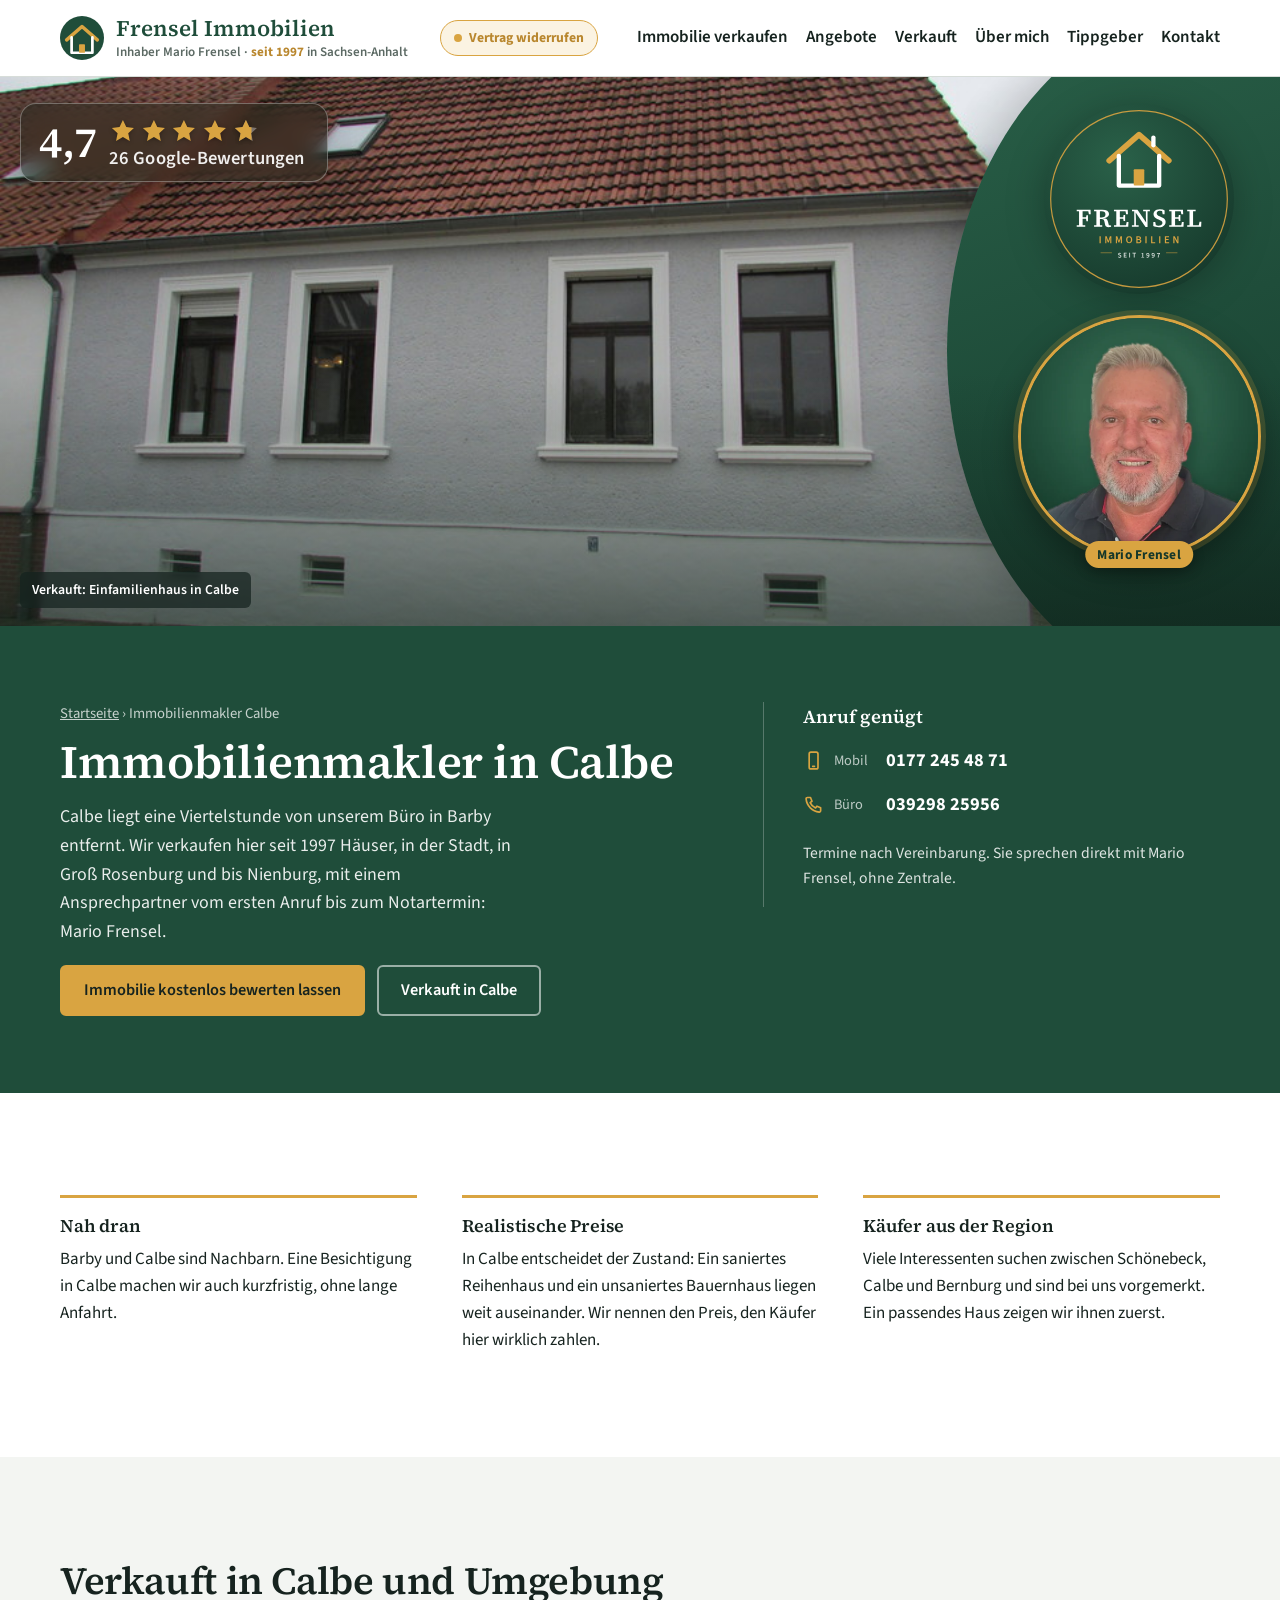
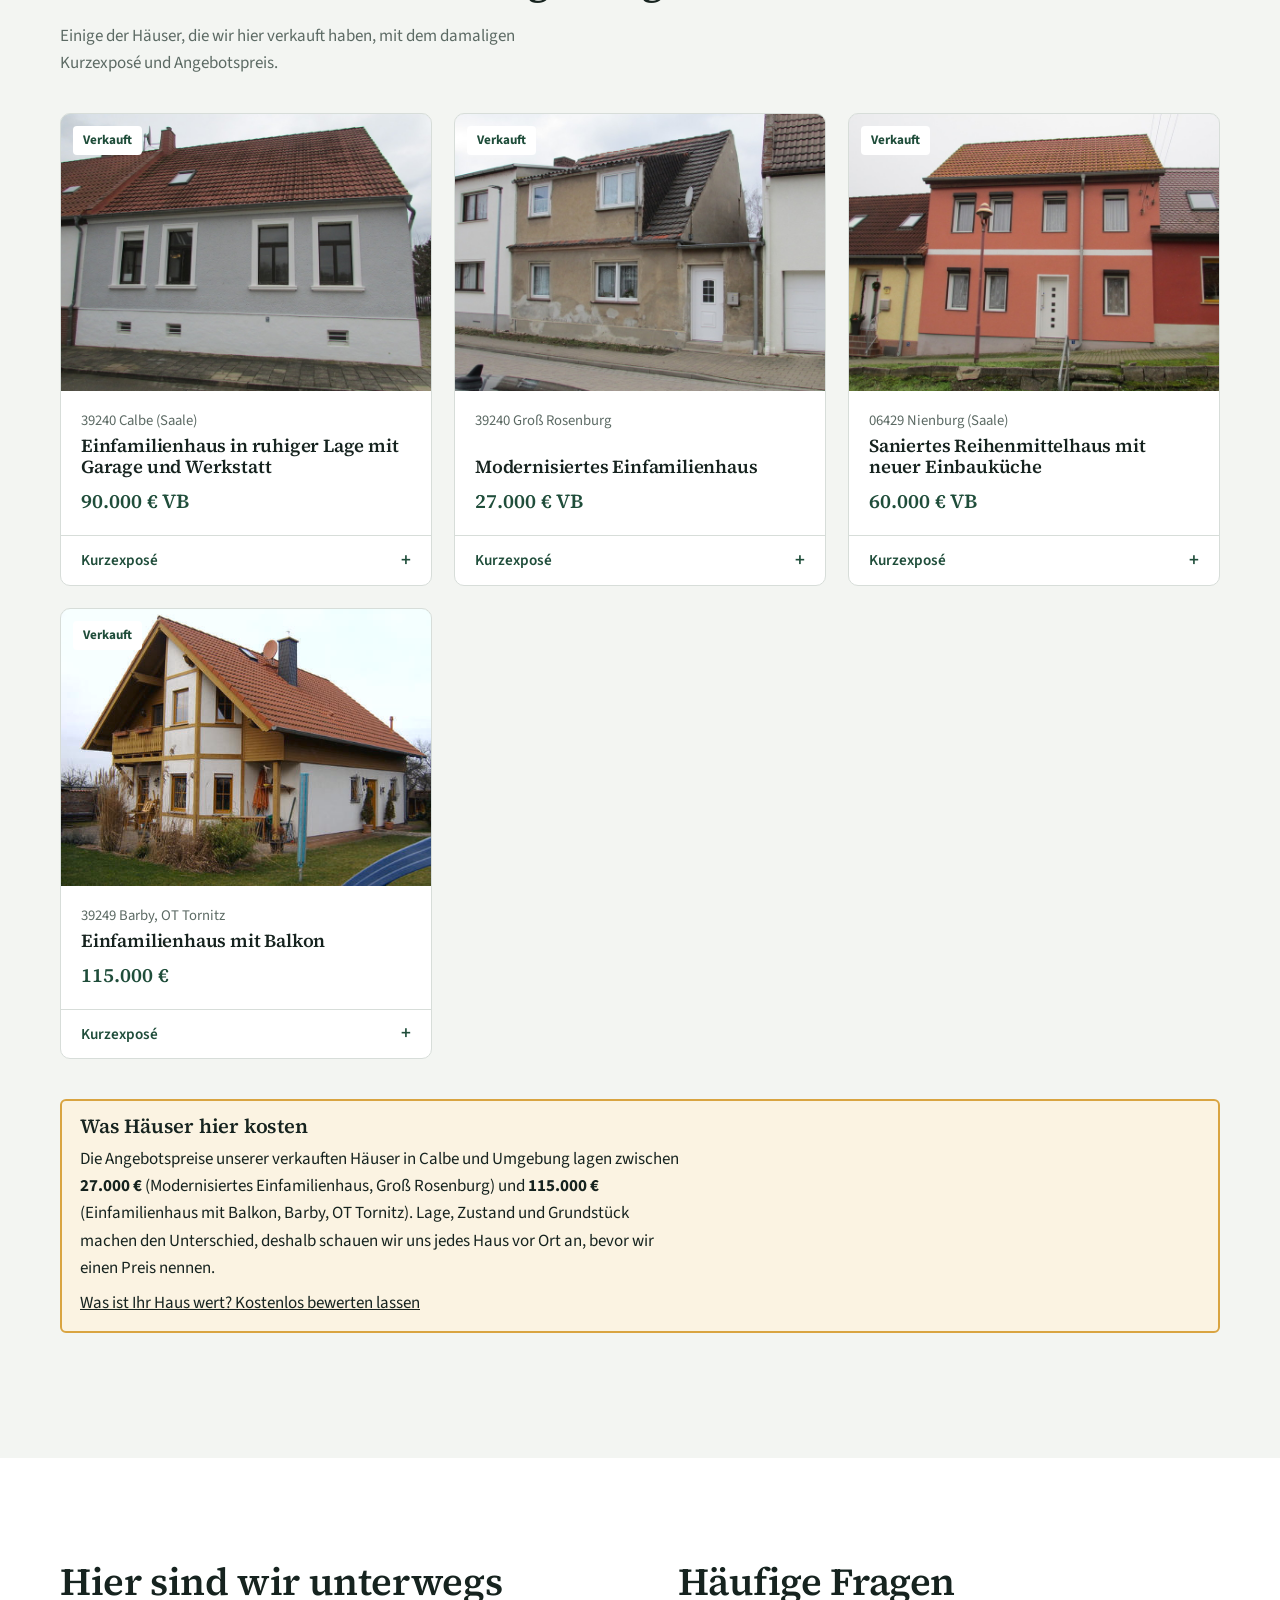
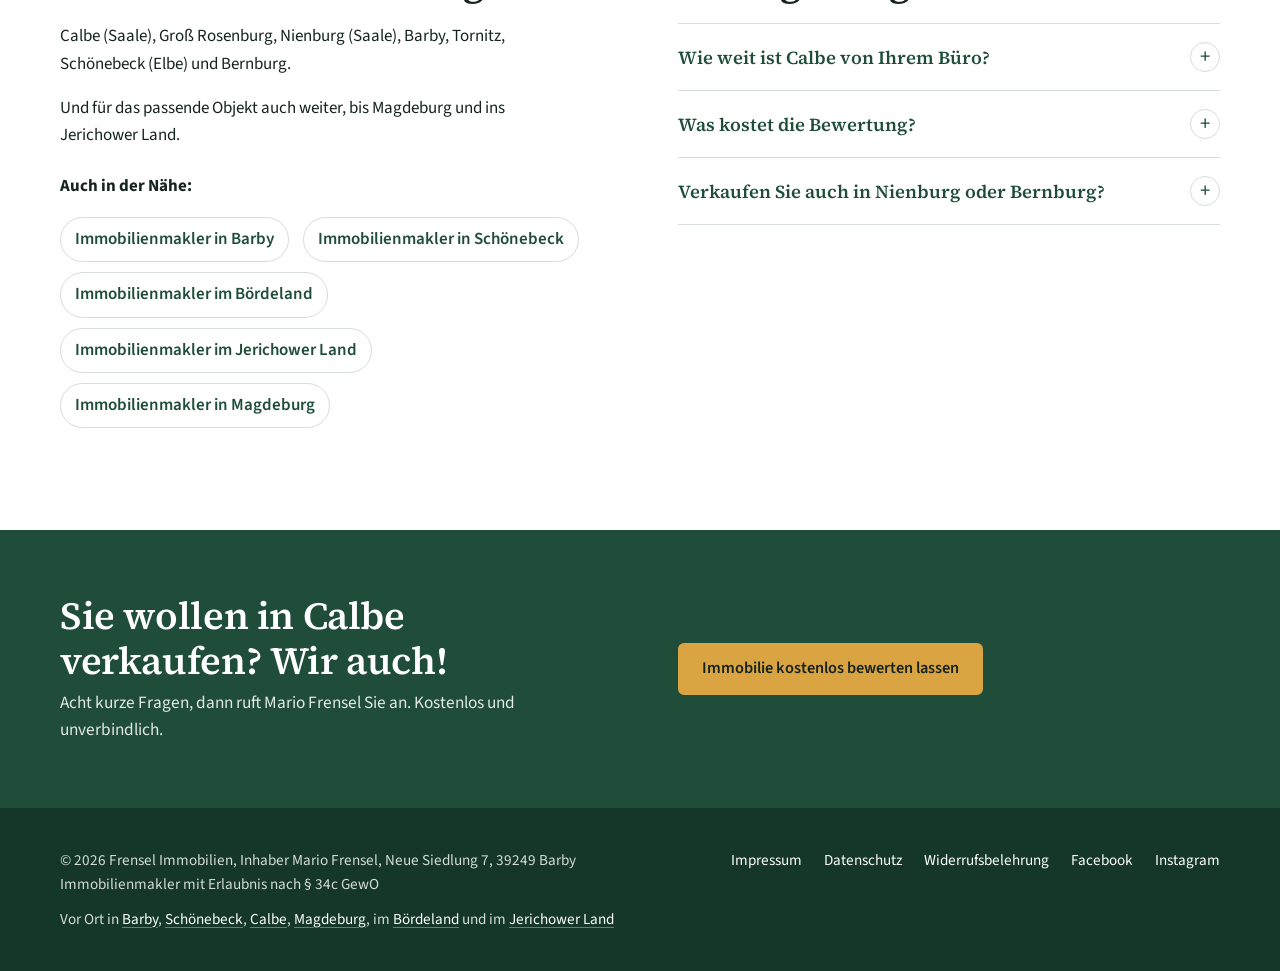
<file: immobilienmakler-calbe.html>
<!doctype html>
<html lang="de">
<head>
<meta charset="utf-8">
<meta name="viewport" content="width=device-width, initial-scale=1">
<title>Immobilienmakler in Calbe (Saale) – Frensel Immobilien, seit 1997</title>
<meta name="description" content="Immobilienmakler für Calbe (Saale), Groß Rosenburg und Nienburg: Mario Frensel verkauft seit 1997 Häuser in Calbe und Umgebung. Büro in Barby, eine Viertelstunde entfernt.">
<link rel="icon" href="bilder/favicon.svg" type="image/svg+xml">
<link rel="apple-touch-icon" href="bilder/apple-touch-icon.png">
<meta property="og:type" content="website">
<meta property="og:site_name" content="Frensel Immobilien">
<meta property="og:title" content="Immobilienmakler in Calbe (Saale) – Frensel Immobilien, seit 1997">
<meta property="og:description" content="Immobilienmakler für Calbe (Saale), Groß Rosenburg und Nienburg: Mario Frensel verkauft seit 1997 Häuser in Calbe und Umgebung. Büro in Barby, eine Viertelstunde entfernt.">
<meta property="og:image" content="https://frensel-immobilien.de/bilder/og.jpg">
<meta property="og:image:width" content="1200">
<meta property="og:image:height" content="630">
<meta property="og:locale" content="de_DE">
<meta name="twitter:card" content="summary_large_image">
<link rel="stylesheet" href="stil.css">
</head>
<body>
<svg width="0" height="0" style="position:absolute" aria-hidden="true">
  <defs>
    <symbol id="hoerer" viewBox="0 0 24 24"><path fill="none" stroke="currentColor" stroke-width="1.9" stroke-linecap="round" stroke-linejoin="round" d="M5 4h3.5l1.7 4.2-2.1 1.6a12 12 0 0 0 6.1 6.1l1.6-2.1L20 15.5V19a1.5 1.5 0 0 1-1.6 1.5A16.5 16.5 0 0 1 3.5 5.6 1.5 1.5 0 0 1 5 4Z"/></symbol>
    <symbol id="mail" viewBox="0 0 24 24"><g fill="none" stroke="currentColor" stroke-width="1.9" stroke-linecap="round" stroke-linejoin="round"><rect x="3" y="5" width="18" height="14" rx="2"/><path d="m3.5 6.5 8.5 6.5 8.5-6.5"/></g></symbol>
    <symbol id="handy" viewBox="0 0 24 24"><g fill="none" stroke="currentColor" stroke-width="1.9" stroke-linecap="round" stroke-linejoin="round"><rect x="7" y="2.5" width="10" height="19" rx="2"/><path d="M11 18.5h2"/></g></symbol>
    <symbol id="haus-grafik" viewBox="0 0 240 160">
      <g fill="none" stroke="currentColor" stroke-width="2.5" stroke-linejoin="round" stroke-linecap="round">
        <path d="M20 140 H220"/><path d="M60 140 V84 L120 40 L180 84 V140"/><path d="M48 92 L120 36 L192 92"/>
        <path d="M150 58 V46 H164 V68"/><path d="M104 140 V104 H136 V140"/><path d="M74 100 H92 V118 H74 Z"/><path d="M148 100 H166 V118 H148 Z"/>
      </g>
    </symbol>
    <symbol id="stern" viewBox="0 0 24 24"><path d="M12 2.5l2.9 6.1 6.6.8-4.9 4.6 1.3 6.6L12 17.3l-5.9 3.3 1.3-6.6L2.5 9.4l6.6-.8z"/></symbol>
    <symbol id="facebook" viewBox="0 0 24 24"><path d="M13.5 22v-8h2.7l.4-3.2h-3.1V8.8c0-.9.3-1.5 1.6-1.5h1.7V4.4c-.3 0-1.3-.1-2.5-.1-2.5 0-4.1 1.5-4.1 4.2v2.3H7.4V14h2.8v8h3.3z"/></symbol>
    <symbol id="instagram" viewBox="0 0 24 24"><path d="M12 7.3a4.7 4.7 0 1 0 0 9.4 4.7 4.7 0 0 0 0-9.4zm0 7.7a3 3 0 1 1 0-6 3 3 0 0 1 0 6zm5.9-7.9a1.1 1.1 0 1 1-2.2 0 1.1 1.1 0 0 1 2.2 0zM12 2.2c-2.7 0-3 0-4 .1-1.1 0-1.8.2-2.4.5-.7.2-1.2.6-1.8 1.1-.5.6-.9 1.1-1.1 1.8-.3.6-.5 1.3-.5 2.4-.1 1-.1 1.3-.1 4s0 3 .1 4c0 1.1.2 1.8.5 2.4.2.7.6 1.2 1.1 1.8.6.5 1.1.9 1.8 1.1.6.3 1.3.5 2.4.5 1 .1 1.3.1 4 .1s3 0 4-.1c1.1 0 1.8-.2 2.4-.5.7-.2 1.2-.6 1.8-1.1.5-.6.9-1.1 1.1-1.8.3-.6.5-1.3.5-2.4.1-1 .1-1.3.1-4s0-3-.1-4c0-1.1-.2-1.8-.5-2.4-.2-.7-.6-1.2-1.1-1.8-.6-.5-1.1-.9-1.8-1.1-.6-.3-1.3-.5-2.4-.5-1-.1-1.3-.1-4-.1zm0 1.8c2.6 0 2.9 0 4 .1.9 0 1.5.2 1.8.3.5.2.8.4 1.1.7.3.3.6.7.7 1.1.1.4.3.9.3 1.8.1 1.1.1 1.4.1 4s0 2.9-.1 4c0 .9-.2 1.5-.3 1.8-.2.5-.4.8-.7 1.1-.3.3-.7.6-1.1.7-.4.1-.9.3-1.8.3-1.1.1-1.4.1-4 .1s-2.9 0-4-.1c-.9 0-1.5-.2-1.8-.3-.5-.2-.8-.4-1.1-.7-.3-.3-.6-.7-.7-1.1-.1-.4-.3-.9-.3-1.8-.1-1.1-.1-1.4-.1-4s0-2.9.1-4c0-.9.2-1.5.3-1.8.2-.5.4-.8.7-1.1.3-.3.7-.6 1.1-.7.4-.1.9-.3 1.8-.3 1.1-.1 1.4-.1 4-.1z"/></symbol>
  </defs>
</svg>

<div class="oben-leiste"><a href="widerruf.html">Vertrag widerrufen</a></div>
<header class="kopf">
  <div class="innen">
    <a class="marke" href="index.html"><img class="marke-zeichen" src="bilder/favicon.svg" alt="" width="44" height="44"><span class="marke-text">Frensel Immobilien<small><span class="marke-inhaber">Inhaber Mario Frensel · </span><b>seit 1997</b> in Sachsen-Anhalt</small></span></a>
    <a class="widerruf-oben" href="widerruf.html">Vertrag widerrufen</a>
    <button class="menue" type="button" aria-expanded="false" aria-controls="hauptnav">Menü</button>
    <nav id="hauptnav">
      <ul>
        <li><a href="index.html#bewertung">Immobilie verkaufen</a></li>
        <li><a href="index.html#angebote">Angebote</a></li>
        <li><a href="referenzen.html">Verkauft</a></li>
        <li><a href="index.html#ueber-mich">Über mich</a></li>
        <li><a href="index.html#tippgeber">Tippgeber</a></li>
        <li><a href="index.html#kontakt">Kontakt</a></li>
        <li class="nur-handy"><a href="widerruf.html">Vertrag widerrufen</a></li>
        <li class="nur-handy"><a href="tel:+491772454871"><svg class="tel-symbol"><use href="#handy"/></svg>Mobil 0177 245 48 71</a></li>
        <li class="nur-handy"><a href="tel:+493929825956"><svg class="tel-symbol"><use href="#hoerer"/></svg>Büro 039298 25956</a></li>
      </ul>
    </nav>
  </div>
</header>

<main>
<script type="application/ld+json">
{"@context": "https://schema.org", "@graph": [{"@type": "RealEstateAgent", "name": "Frensel Immobilien", "url": "https://frensel-immobilien.de/", "telephone": "+491772454871", "address": {"@type": "PostalAddress", "streetAddress": "Neue Siedlung 7", "postalCode": "39249", "addressLocality": "Barby", "addressCountry": "DE"}, "areaServed": ["Calbe (Saale)", "Groß Rosenburg", "Nienburg (Saale)", "Barby", "Tornitz", "Schönebeck (Elbe) und Bernburg"]}, {"@type": "BreadcrumbList", "itemListElement": [{"@type": "ListItem", "position": 1, "name": "Startseite", "item": "https://frensel-immobilien.de/"}, {"@type": "ListItem", "position": 2, "name": "Immobilienmakler Calbe", "item": "https://frensel-immobilien.de/immobilienmakler-calbe.html"}]}]}
</script>
<div class="kopfbild mit-medaillon" id="kopfbild">
  <img class="kopf-foto aktiv" src="bilder/verkauft/calbe.jpg" alt="Verkauft: Einfamilienhaus in Calbe" fetchpriority="high">
  <img class="kopf-foto" data-src="bilder/verkauft/gross-rosenburg.jpg" alt="Verkauft: Modernisiertes Einfamilienhaus in Groß Rosenburg">
  <img class="kopf-foto" data-src="bilder/verkauft/nienburg.jpg" alt="Verkauft: Saniertes Reihenmittelhaus in Nienburg">
  <img class="kopf-foto" data-src="bilder/verkauft/tornitz-2002.jpg" alt="Verkauft: Einfamilienhaus in Tornitz">
  <div class="kopf-band" aria-hidden="true"></div>
  <a class="kopf-sterne" href="index.html#bewertungen" aria-label="4,7 von 5 Sternen, 26 Bewertungen auf Google"><strong>4,7</strong><span class="sterne" aria-hidden="true"><svg><use href="#stern"/></svg><svg><use href="#stern"/></svg><svg><use href="#stern"/></svg><svg><use href="#stern"/></svg><span class="teil"><svg><use href="#stern"/></svg><svg style="clip-path: inset(0 30% 0 0)"><use href="#stern"/></svg></span></span><span class="kopf-sterne-text">26 <span class="kopf-sterne-lang">Google-</span>Bewertungen</span></a>
  <img class="kopf-logo" src="bilder/logo-rund.svg" alt="Frensel Immobilien, seit 1997" width="400" height="400">
  <figure class="kopf-medaillon">
    <picture>
      <source srcset="bilder/mario-rund.webp" type="image/webp">
      <img src="bilder/mario-rund.jpg" alt="Mario Frensel" width="520" height="520">
    </picture>
    <figcaption>Mario Frensel</figcaption>
  </figure>
  <a class="kopf-bu" id="kopf-bu" href="#verkauft">Verkauft: Einfamilienhaus in Calbe</a>
</div>

<section class="einstieg">
  <div class="innen">
    <div>
      <p class="pfad pfad-hell"><a href="index.html">Startseite</a> › Immobilienmakler Calbe</p>
      <h1>Immobilienmakler in Calbe</h1>
      <p class="lauf">Calbe liegt eine Viertelstunde von unserem Büro in Barby entfernt. Wir verkaufen hier seit 1997 Häuser, in der Stadt, in Groß Rosenburg und bis Nienburg, mit einem Ansprechpartner vom ersten Anruf bis zum Notartermin: Mario Frensel.</p>
      <div class="aktionen">
        <a class="knopf primaer" href="index.html#bewertung">Immobilie kostenlos bewerten lassen</a>
        <a class="knopf hell" href="#verkauft">Verkauft in Calbe</a>
      </div>
    </div>
    <div class="seite">
      <strong>Anruf genügt</strong>
      <ul class="nummern-liste">
        <li><a href="tel:+491772454871"><svg class="tel-symbol"><use href="#handy"/></svg><span>Mobil</span>0177 245 48 71</a></li>
        <li><a href="tel:+493929825956"><svg class="tel-symbol"><use href="#hoerer"/></svg><span>Büro</span>039298 25956</a></li>
      </ul>
      <p>Termine nach Vereinbarung. Sie sprechen direkt mit Mario Frensel, ohne Zentrale.</p>
    </div>
  </div>
</section>

<section class="abschnitt">
  <div class="innen">
    <div class="standort-gruende">
      <div><h3>Nah dran</h3><p>Barby und Calbe sind Nachbarn. Eine Besichtigung in Calbe machen wir auch kurzfristig, ohne lange Anfahrt.</p></div>
      <div><h3>Realistische Preise</h3><p>In Calbe entscheidet der Zustand: Ein saniertes Reihenhaus und ein unsaniertes Bauernhaus liegen weit auseinander. Wir nennen den Preis, den Käufer hier wirklich zahlen.</p></div>
      <div><h3>Käufer aus der Region</h3><p>Viele Interessenten suchen zwischen Schönebeck, Calbe und Bernburg und sind bei uns vorgemerkt. Ein passendes Haus zeigen wir ihnen zuerst.</p></div>
    </div>
  </div>
</section>

<section id="verkauft" class="abschnitt nebel">
  <div class="innen">
    <div class="abschnitt-kopf">
      <div>
        <h2>Verkauft in Calbe und Umgebung</h2>
        <p>Einige der Häuser, die wir hier verkauft haben, mit dem damaligen Kurzexposé und Angebotspreis.</p>
      </div>
    </div>
    <div class="ref-karten">
    <article class="ref-karte" id="v-calbe">
      <div class="bild"><img class="foto" src="bilder/verkauft/calbe.jpg" alt="Verkauft: Einfamilienhaus in ruhiger Lage mit Garage und Werkstatt, 39240 Calbe (Saale)" loading="lazy"><span class="status">Verkauft</span></div>
      <div class="text">
        <p class="ort">39240 Calbe (Saale)</p>
        <h3>Einfamilienhaus in ruhiger Lage mit Garage und Werkstatt</h3>
        <p class="preis">90.000 € VB</p>
      </div>
      <details>
        <summary>Kurzexposé</summary>
        <div class="inhalt">
          <dl class="datenliste"><dt>Wohnfläche</dt><dd>ca. 124 m²</dd><dt>Zimmer</dt><dd>6</dd><dt>Grundstück</dt><dd>ca. 380 m²</dd><dt>Baujahr</dt><dd>um 1936</dd></dl>
          <p>Voll unterkellertes Ziegelhaus von 1936, mitten in Calbe und doch ruhig gelegen. Hoffläche mit Nebengelass, umlaufend mit Mauer und Nachbarbebauung eingefriedet.</p><p>Aufteilung: EG: Windfang, Arbeitszimmer, Wohnzimmer, Schlafzimmer, Küche, Bad mit Badewanne/Dusche, Flur/Treppenaufgang. OG: Schlafzimmer, Kinderzimmer, kleines Bad mit Dusche, kleines Zimmer.</p><p>Ausstattung: Gaszentralheizung, Warmwasser über Heizung und Durchlauferhitzer, Holz-Eingangstür, Fenster mit Rollläden, Fliesen und Laminat, alle Dächer erneuert, Elektrik neu in Kupfer.</p><p>Sonstiges: neue Zisterne, Stellplätze, Garage, Nebengelass, Werkstatt.</p>
        </div>
      </details>
    </article>
    <article class="ref-karte" id="v-gross-rosenburg">
      <div class="bild"><img class="foto" src="bilder/verkauft/gross-rosenburg.jpg" alt="Verkauft: Modernisiertes Einfamilienhaus, 39240 Groß Rosenburg" loading="lazy"><span class="status">Verkauft</span></div>
      <div class="text">
        <p class="ort">39240 Groß Rosenburg</p>
        <h3>Modernisiertes Einfamilienhaus</h3>
        <p class="preis">27.000 € VB</p>
      </div>
      <details>
        <summary>Kurzexposé</summary>
        <div class="inhalt">
          <dl class="datenliste"><dt>Wohnfläche</dt><dd>ca. 72 m²</dd><dt>Zimmer</dt><dd>2</dd><dt>Grundstück</dt><dd>ca. 154 m²</dd><dt>Baujahr</dt><dd>Altbau</dd></dl>
          <p>Von 2002 bis 2006 innen komplett modernisiert.</p><p>Aufteilung: Keller: 1 Raum, zur Hälfte unterkellert. EG: Wohnzimmer (ca. 16 m²), Küche (ca. 9 m²), Vorratsraum, Bad mit Dusche (ca. 6 m²), Flur mit Treppenaufgang. OG: Schlafzimmer (ca. 16 m²), Kinderzimmer (ca. 10 m²), Flur.</p><p>Ausstattung: Nachtspeicherheizung, Warmwasser über Durchlauferhitzer, Kunststofffenster mit Rollläden, Fliesen im Bad, Elektrik in Kupfer.</p><p>Sonstiges: Stallungen, Nebengelass.</p>
        </div>
      </details>
    </article>
    <article class="ref-karte" id="v-nienburg">
      <div class="bild"><img class="foto" src="bilder/verkauft/nienburg.jpg" alt="Verkauft: Saniertes Reihenmittelhaus mit neuer Einbauküche, 06429 Nienburg (Saale)" loading="lazy"><span class="status">Verkauft</span></div>
      <div class="text">
        <p class="ort">06429 Nienburg (Saale)</p>
        <h3>Saniertes Reihenmittelhaus mit neuer Einbauküche</h3>
        <p class="preis">60.000 € VB</p>
      </div>
      <details>
        <summary>Kurzexposé</summary>
        <div class="inhalt">
          <dl class="datenliste"><dt>Wohnfläche</dt><dd>ca. 56 m²</dd><dt>Zimmer</dt><dd>3</dd><dt>Grundstück</dt><dd>ca. 274 m²</dd><dt>Baujahr</dt><dd>um 1890</dd></dl>
          <p>Massives Reihenmittelhaus von 1890, ab 2013 zum größten Teil saniert. Das Dachgeschoss mit zwei großen Dachfenstern steht noch zum Ausbau zur Verfügung. Neue, nie benutzte Einbauküche und Badmöbel waren im Kaufpreis enthalten.</p><p>Aufteilung: EG: Küche, Esszimmer, Hausflur, Bad mit Wanne und Dusche, Anbau/Windfang, Treppenaufgang. OG: Schlafzimmer, Wohnzimmer. DG: ausbaufähig.</p><p>Ausstattung: Gaszentralheizung, Warmwasser über die Heizung, moderne Eingangstür, Kunststofffenster straßenseitig mit Rollläden.</p><p>Sonstiges: kleiner Garten, Waschküche, Heizungsraum, umlaufend eingezäunt.</p>
        </div>
      </details>
    </article>
    <article class="ref-karte" id="v-tornitz-2002">
      <div class="bild"><img class="foto" src="bilder/verkauft/tornitz-2002.jpg" alt="Verkauft: Einfamilienhaus mit Balkon, 39249 Barby, OT Tornitz" loading="lazy"><span class="status">Verkauft</span></div>
      <div class="text">
        <p class="ort">39249 Barby, OT Tornitz</p>
        <h3>Einfamilienhaus mit Balkon</h3>
        <p class="preis">115.000 €</p>
      </div>
      <details>
        <summary>Kurzexposé</summary>
        <div class="inhalt">
          <dl class="datenliste"><dt>Wohnfläche</dt><dd>ca. 140 m²</dd><dt>Zimmer</dt><dd>4</dd><dt>Grundstück</dt><dd>ca. 1.342 m²</dd><dt>Baujahr</dt><dd>2002</dd></dl>
          <p>Aufteilung: EG: Wohnen mit Kamin, Küche, Gäste-WC mit Dusche (Fußbodenheizung), Flur/Treppe. OG: Schlafen mit Zugang zum Balkon und Blick in den Garten, 2 Kinderzimmer, großes Bad (Fußbodenheizung) ebenfalls mit Zugang zum Balkon, mit Wanne, Dusche, WC und doppeltem Waschtisch.</p><p>Ausstattung: Erdgaszentralheizung mit Warmwasserversorgung, Bäder mit Fußbodenheizung, zweifarbige Kunststofffenster mit Rollläden, rustikale, sichtbare Holzbalkendecken im Erdgeschoss, Fliesen in Küche, Bädern, Flur und HWR.</p><p>Sonstiges: Terrasse, Balkon, Gartenanlage, Nebengelass.</p>
        </div>
      </details>
    </article>
    </div>
    <div class="hinweis-kasten standort-preise">
      <h3>Was Häuser hier kosten</h3>
      <p>Die Angebotspreise unserer verkauften Häuser in Calbe und Umgebung lagen zwischen <strong>27.000 €</strong> (Modernisiertes Einfamilienhaus, Groß Rosenburg) und <strong>115.000 €</strong> (Einfamilienhaus mit Balkon, Barby, OT Tornitz). Lage, Zustand und Grundstück machen den Unterschied, deshalb schauen wir uns jedes Haus vor Ort an, bevor wir einen Preis nennen.</p>
      <p><a href="index.html#bewertung">Was ist Ihr Haus wert? Kostenlos bewerten lassen</a></p>
    </div>

  </div>
</section>

<section class="abschnitt">
  <div class="innen standort-zweispaltig">
    <div>
      <h2>Hier sind wir unterwegs</h2>
      <p>Calbe (Saale), Groß Rosenburg, Nienburg (Saale), Barby, Tornitz, Schönebeck (Elbe) und Bernburg.</p>
      <p>Und für das passende Objekt auch weiter, bis Magdeburg und ins Jerichower Land.</p>
      <div class="standort-andere">
        <p><strong>Auch in der Nähe:</strong></p>
        <ul><li><a href="immobilienmakler-barby.html">Immobilienmakler in Barby</a></li><li><a href="immobilienmakler-schoenebeck.html">Immobilienmakler in Schönebeck</a></li><li><a href="immobilienmakler-boerdeland.html">Immobilienmakler im Bördeland</a></li><li><a href="immobilienmakler-jerichower-land.html">Immobilienmakler im Jerichower Land</a></li><li><a href="immobilienmakler-magdeburg.html">Immobilienmakler in Magdeburg</a></li></ul>
      </div>
    </div>
    <div>
      <h2>Häufige Fragen</h2>
<div class="klapp">
  <details><summary>Wie weit ist Calbe von Ihrem Büro?</summary><div class="inhalt"><p>Etwa eine Viertelstunde. Unser Büro ist in Barby, Neue Siedlung 7.</p></div></details>
  <details><summary>Was kostet die Bewertung?</summary><div class="inhalt"><p>Nichts. Die Einschätzung Ihrer Immobilie ist kostenlos und unverbindlich.</p></div></details>
  <details><summary>Verkaufen Sie auch in Nienburg oder Bernburg?</summary><div class="inhalt"><p>Ja. Nienburg gehört für uns zum Einzugsgebiet, nach Bernburg fahren wir für das passende Objekt ebenfalls.</p></div></details>
</div>
    </div>
  </div>
</section>

<section class="abschnitt gruen knapp">
  <div class="innen tipp" style="align-items:center">
    <div>
      <h2 style="margin-bottom:6px">Sie wollen in Calbe verkaufen? Wir auch!</h2>
      <p class="lauf" style="margin:0">Acht kurze Fragen, dann ruft Mario Frensel Sie an. Kostenlos und unverbindlich.</p>
    </div>
    <div><a class="knopf primaer" href="index.html#bewertung">Immobilie kostenlos bewerten lassen</a></div>
  </div>
</section>
</main>

<footer>
  <div class="innen">
    <div>
      <div>© 2026 Frensel Immobilien, Inhaber Mario Frensel, Neue Siedlung 7, 39249 Barby</div>
      <div>Immobilienmakler mit Erlaubnis nach § 34c GewO</div>
      <div class="fuss-orte">Vor Ort in <a href="immobilienmakler-barby.html">Barby</a>, <a href="immobilienmakler-schoenebeck.html">Schönebeck</a>, <a href="immobilienmakler-calbe.html">Calbe</a>, <a href="immobilienmakler-magdeburg.html">Magdeburg</a>, im <a href="immobilienmakler-boerdeland.html">Bördeland</a> und im <a href="immobilienmakler-jerichower-land.html">Jerichower Land</a></div>
    </div>
    <ul>
      <li><a href="rechtliches.html#impressum">Impressum</a></li>
      <li><a href="rechtliches.html#datenschutz">Datenschutz</a></li>
      <li><a href="widerruf.html">Widerrufsbelehrung</a></li>
      <li><a href="https://www.facebook.com/Frensel-Immobilien-1690328964523442/" target="_blank" rel="noopener">Facebook</a></li>
      <li><a href="https://www.instagram.com/frenselmario" target="_blank" rel="noopener">Instagram</a></li>
    </ul>
  </div>
</footer>

<div class="leiste">
  <a class="knopf dunkel" href="tel:+491772454871"><svg class="tel-symbol"><use href="#hoerer"/></svg>Anrufen</a>
  <a class="knopf primaer" href="index.html#bewertung">Bewerten lassen</a>
</div>

<script>
(function () {
  // Menü auf dem Handy
  var menue = document.querySelector('.menue');
  var nav = document.getElementById('hauptnav');
  menue.addEventListener('click', function () {
    var offen = nav.classList.toggle('offen');
    menue.setAttribute('aria-expanded', offen ? 'true' : 'false');
  });
  nav.addEventListener('click', function (e) {
    if (e.target.tagName === 'A') { nav.classList.remove('offen'); menue.setAttribute('aria-expanded', 'false'); }
  });

  // Formulare an Netlify senden
  window.sendeFormular = function (form) {
    var daten = new URLSearchParams(new FormData(form)).toString();
    return fetch('/', { method: 'POST', headers: { 'Content-Type': 'application/x-www-form-urlencoded' }, body: daten })
      .then(function (r) { if (!r.ok) throw new Error('Status ' + r.status); });
  };
  // Sprung von der Karte zu einem verkauften Haus: Kurzexposé gleich aufklappen
  function sprungAuf() {
    if (location.hash.indexOf('#v-') !== 0) return;
    var ziel = document.getElementById(location.hash.slice(1));
    var d = ziel && ziel.querySelector('details');
    if (d) d.open = true;
  }
  window.addEventListener('hashchange', sprungAuf);
  sprungAuf();

  window.formularFehler = function (el) {
    el.textContent = 'Das Senden hat nicht geklappt. Bitte rufen Sie an: 0177 245 48 71 oder 039298 25956.';
    el.classList.add('sichtbar');
  };
})();
</script>

<script>
(function () {
  // Wechselnde Kopfbilder
  var box = document.getElementById('kopfbild');
  // Nur die Hausfotos wechseln: Logo und Porträt sind auch <img>, gehören aber nicht in die Schleife
  var bilder = Array.prototype.slice.call(box.querySelectorAll('img.kopf-foto'));
  var bu = document.getElementById('kopf-bu');
  var daten = [["bilder/verkauft/calbe.jpg", "Verkauft: Einfamilienhaus in Calbe", "#verkauft"], ["bilder/verkauft/gross-rosenburg.jpg", "Verkauft: Modernisiertes Einfamilienhaus in Groß Rosenburg", "#verkauft"], ["bilder/verkauft/nienburg.jpg", "Verkauft: Saniertes Reihenmittelhaus in Nienburg", "#verkauft"], ["bilder/verkauft/tornitz-2002.jpg", "Verkauft: Einfamilienhaus in Tornitz", "#verkauft"]];
  var n = 0, zeit = null;
  var ruhig = window.matchMedia && window.matchMedia('(prefers-reduced-motion: reduce)').matches;
  function lade(i) { var b = bilder[i]; if (b && !b.src && b.dataset.src) { b.src = b.dataset.src; } }
  function zeigeBild(i) {
    var vorher = n;
    n = (i + bilder.length) % bilder.length;
    lade(n); lade(n + 1);
    // Das alte Bild bleibt sichtbar liegen, das neue blendet darüber ein: kein grauer Zwischenzustand
    bilder.forEach(function (b) { b.classList.remove('aktiv', 'vorher'); });
    bilder[vorher].classList.add('vorher');
    bilder[n].classList.add('aktiv');
    bu.textContent = daten[n][1]; bu.href = daten[n][2];
  }
  function weiterBild() { zeigeBild(n + 1); }
  function start() { if (ruhig || zeit || bilder.length < 2) return; zeit = setInterval(weiterBild, 4000); }
  function stopp() { if (zeit) { clearInterval(zeit); zeit = null; } }
  lade(1);
  start();
  document.addEventListener('visibilitychange', function () { if (document.hidden) stopp(); else start(); });
  box.addEventListener('mouseenter', stopp);
  box.addEventListener('mouseleave', start);
})();
</script>

</body>
</html>
</file>
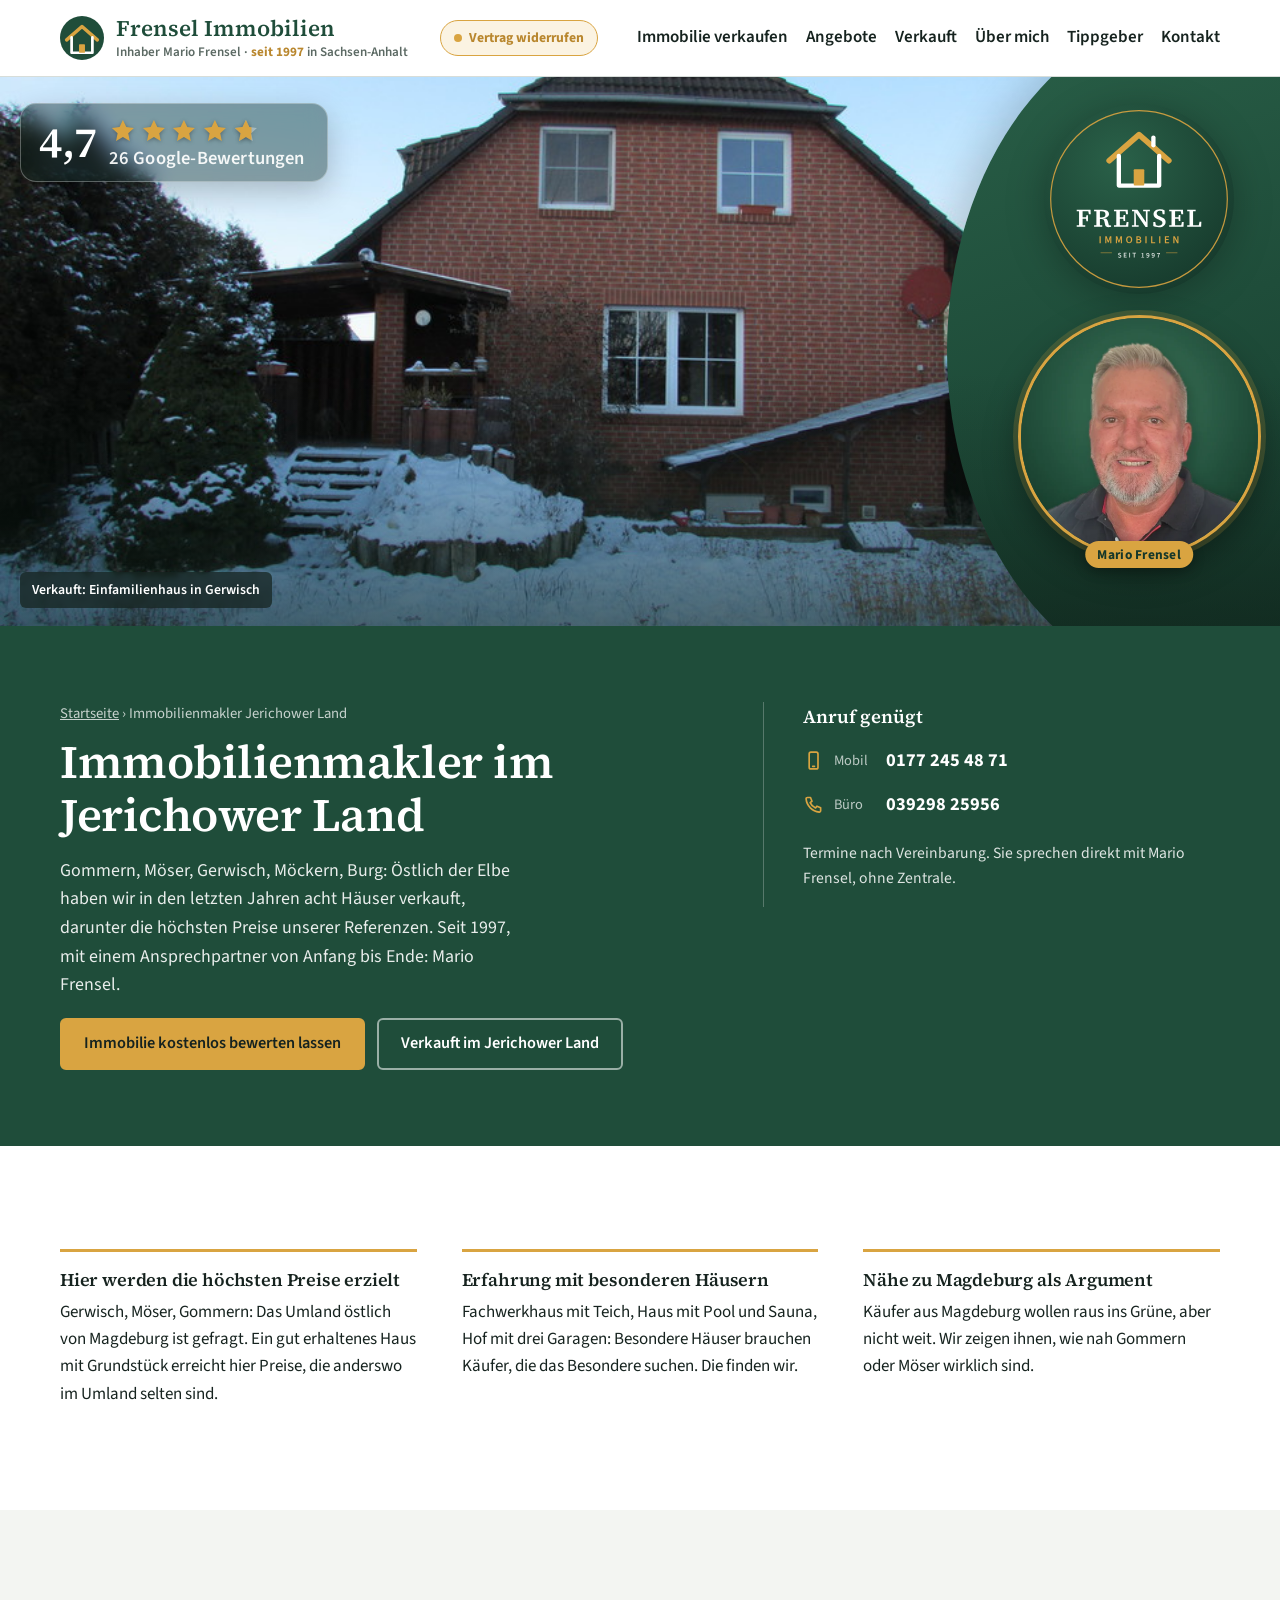
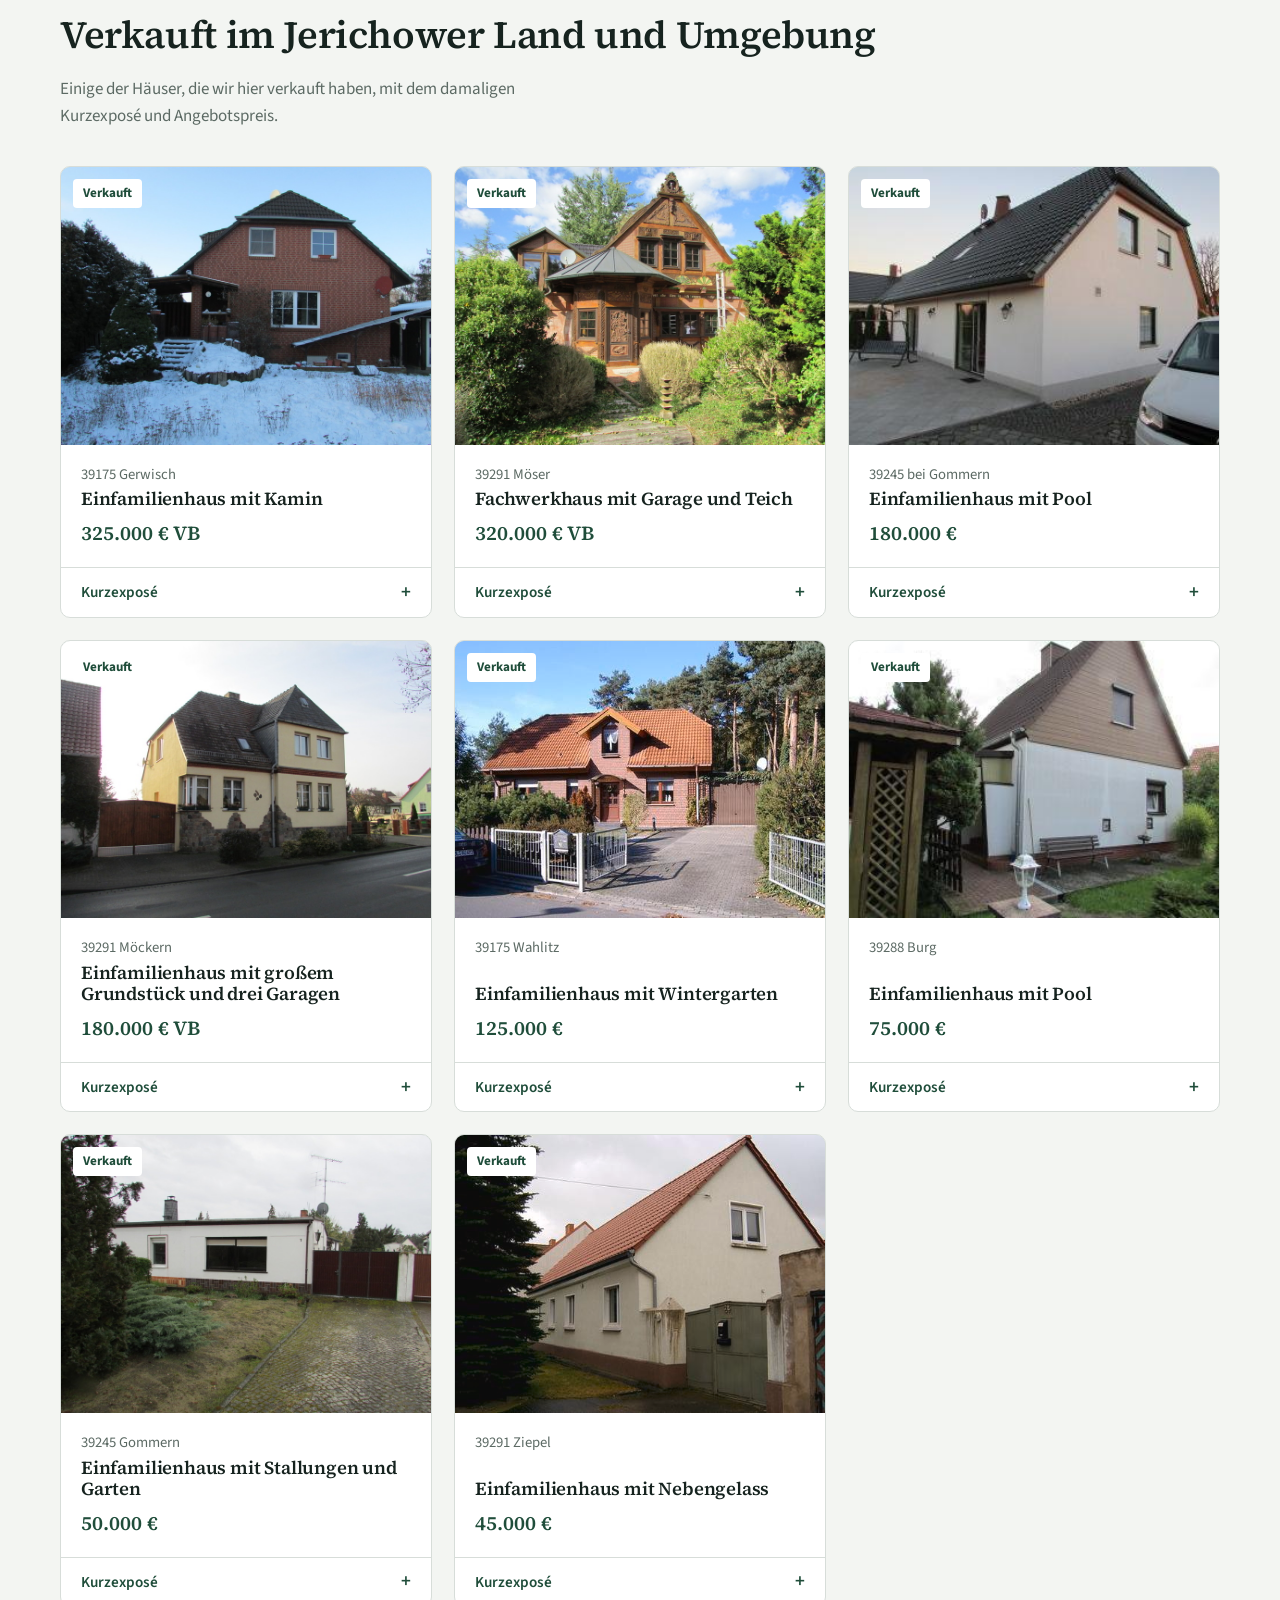
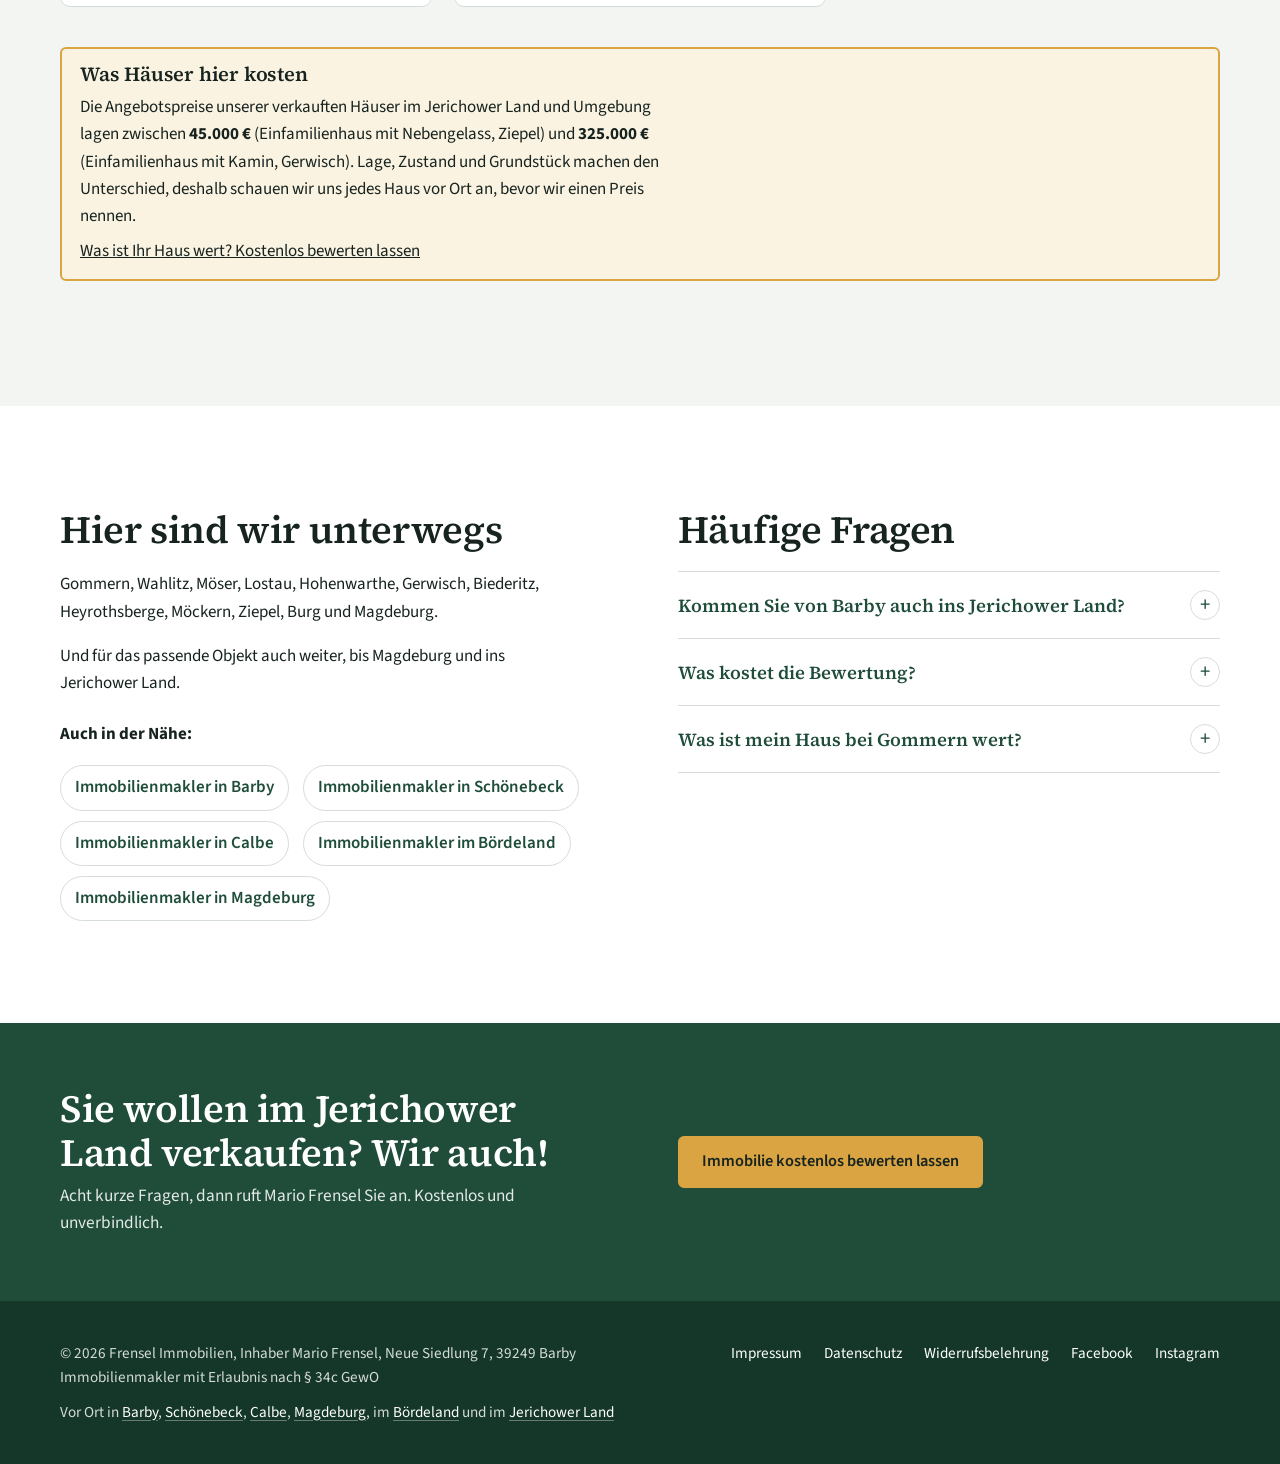
<file: immobilienmakler-jerichower-land.html>
<!doctype html>
<html lang="de">
<head>
<meta charset="utf-8">
<meta name="viewport" content="width=device-width, initial-scale=1">
<title>Immobilienmakler im Jerichower Land: Gommern, Möser, Burg – Frensel Immobilien</title>
<meta name="description" content="Immobilienmakler für Gommern, Möser, Gerwisch, Möckern und Burg: Mario Frensel verkauft seit 1997 Häuser im Jerichower Land, östlich von Magdeburg. Kostenlose Bewertung.">
<link rel="icon" href="bilder/favicon.svg" type="image/svg+xml">
<link rel="apple-touch-icon" href="bilder/apple-touch-icon.png">
<meta property="og:type" content="website">
<meta property="og:site_name" content="Frensel Immobilien">
<meta property="og:title" content="Immobilienmakler im Jerichower Land: Gommern, Möser, Burg – Frensel Immobilien">
<meta property="og:description" content="Immobilienmakler für Gommern, Möser, Gerwisch, Möckern und Burg: Mario Frensel verkauft seit 1997 Häuser im Jerichower Land, östlich von Magdeburg. Kostenlose Bewertung.">
<meta property="og:image" content="https://frensel-immobilien.de/bilder/og.jpg">
<meta property="og:image:width" content="1200">
<meta property="og:image:height" content="630">
<meta property="og:locale" content="de_DE">
<meta name="twitter:card" content="summary_large_image">
<link rel="stylesheet" href="stil.css">
</head>
<body>
<svg width="0" height="0" style="position:absolute" aria-hidden="true">
  <defs>
    <symbol id="hoerer" viewBox="0 0 24 24"><path fill="none" stroke="currentColor" stroke-width="1.9" stroke-linecap="round" stroke-linejoin="round" d="M5 4h3.5l1.7 4.2-2.1 1.6a12 12 0 0 0 6.1 6.1l1.6-2.1L20 15.5V19a1.5 1.5 0 0 1-1.6 1.5A16.5 16.5 0 0 1 3.5 5.6 1.5 1.5 0 0 1 5 4Z"/></symbol>
    <symbol id="mail" viewBox="0 0 24 24"><g fill="none" stroke="currentColor" stroke-width="1.9" stroke-linecap="round" stroke-linejoin="round"><rect x="3" y="5" width="18" height="14" rx="2"/><path d="m3.5 6.5 8.5 6.5 8.5-6.5"/></g></symbol>
    <symbol id="handy" viewBox="0 0 24 24"><g fill="none" stroke="currentColor" stroke-width="1.9" stroke-linecap="round" stroke-linejoin="round"><rect x="7" y="2.5" width="10" height="19" rx="2"/><path d="M11 18.5h2"/></g></symbol>
    <symbol id="haus-grafik" viewBox="0 0 240 160">
      <g fill="none" stroke="currentColor" stroke-width="2.5" stroke-linejoin="round" stroke-linecap="round">
        <path d="M20 140 H220"/><path d="M60 140 V84 L120 40 L180 84 V140"/><path d="M48 92 L120 36 L192 92"/>
        <path d="M150 58 V46 H164 V68"/><path d="M104 140 V104 H136 V140"/><path d="M74 100 H92 V118 H74 Z"/><path d="M148 100 H166 V118 H148 Z"/>
      </g>
    </symbol>
    <symbol id="stern" viewBox="0 0 24 24"><path d="M12 2.5l2.9 6.1 6.6.8-4.9 4.6 1.3 6.6L12 17.3l-5.9 3.3 1.3-6.6L2.5 9.4l6.6-.8z"/></symbol>
    <symbol id="facebook" viewBox="0 0 24 24"><path d="M13.5 22v-8h2.7l.4-3.2h-3.1V8.8c0-.9.3-1.5 1.6-1.5h1.7V4.4c-.3 0-1.3-.1-2.5-.1-2.5 0-4.1 1.5-4.1 4.2v2.3H7.4V14h2.8v8h3.3z"/></symbol>
    <symbol id="instagram" viewBox="0 0 24 24"><path d="M12 7.3a4.7 4.7 0 1 0 0 9.4 4.7 4.7 0 0 0 0-9.4zm0 7.7a3 3 0 1 1 0-6 3 3 0 0 1 0 6zm5.9-7.9a1.1 1.1 0 1 1-2.2 0 1.1 1.1 0 0 1 2.2 0zM12 2.2c-2.7 0-3 0-4 .1-1.1 0-1.8.2-2.4.5-.7.2-1.2.6-1.8 1.1-.5.6-.9 1.1-1.1 1.8-.3.6-.5 1.3-.5 2.4-.1 1-.1 1.3-.1 4s0 3 .1 4c0 1.1.2 1.8.5 2.4.2.7.6 1.2 1.1 1.8.6.5 1.1.9 1.8 1.1.6.3 1.3.5 2.4.5 1 .1 1.3.1 4 .1s3 0 4-.1c1.1 0 1.8-.2 2.4-.5.7-.2 1.2-.6 1.8-1.1.5-.6.9-1.1 1.1-1.8.3-.6.5-1.3.5-2.4.1-1 .1-1.3.1-4s0-3-.1-4c0-1.1-.2-1.8-.5-2.4-.2-.7-.6-1.2-1.1-1.8-.6-.5-1.1-.9-1.8-1.1-.6-.3-1.3-.5-2.4-.5-1-.1-1.3-.1-4-.1zm0 1.8c2.6 0 2.9 0 4 .1.9 0 1.5.2 1.8.3.5.2.8.4 1.1.7.3.3.6.7.7 1.1.1.4.3.9.3 1.8.1 1.1.1 1.4.1 4s0 2.9-.1 4c0 .9-.2 1.5-.3 1.8-.2.5-.4.8-.7 1.1-.3.3-.7.6-1.1.7-.4.1-.9.3-1.8.3-1.1.1-1.4.1-4 .1s-2.9 0-4-.1c-.9 0-1.5-.2-1.8-.3-.5-.2-.8-.4-1.1-.7-.3-.3-.6-.7-.7-1.1-.1-.4-.3-.9-.3-1.8-.1-1.1-.1-1.4-.1-4s0-2.9.1-4c0-.9.2-1.5.3-1.8.2-.5.4-.8.7-1.1.3-.3.7-.6 1.1-.7.4-.1.9-.3 1.8-.3 1.1-.1 1.4-.1 4-.1z"/></symbol>
  </defs>
</svg>

<div class="oben-leiste"><a href="widerruf.html">Vertrag widerrufen</a></div>
<header class="kopf">
  <div class="innen">
    <a class="marke" href="index.html"><img class="marke-zeichen" src="bilder/favicon.svg" alt="" width="44" height="44"><span class="marke-text">Frensel Immobilien<small><span class="marke-inhaber">Inhaber Mario Frensel · </span><b>seit 1997</b> in Sachsen-Anhalt</small></span></a>
    <a class="widerruf-oben" href="widerruf.html">Vertrag widerrufen</a>
    <button class="menue" type="button" aria-expanded="false" aria-controls="hauptnav">Menü</button>
    <nav id="hauptnav">
      <ul>
        <li><a href="index.html#bewertung">Immobilie verkaufen</a></li>
        <li><a href="index.html#angebote">Angebote</a></li>
        <li><a href="referenzen.html">Verkauft</a></li>
        <li><a href="index.html#ueber-mich">Über mich</a></li>
        <li><a href="index.html#tippgeber">Tippgeber</a></li>
        <li><a href="index.html#kontakt">Kontakt</a></li>
        <li class="nur-handy"><a href="widerruf.html">Vertrag widerrufen</a></li>
        <li class="nur-handy"><a href="tel:+491772454871"><svg class="tel-symbol"><use href="#handy"/></svg>Mobil 0177 245 48 71</a></li>
        <li class="nur-handy"><a href="tel:+493929825956"><svg class="tel-symbol"><use href="#hoerer"/></svg>Büro 039298 25956</a></li>
      </ul>
    </nav>
  </div>
</header>

<main>
<script type="application/ld+json">
{"@context": "https://schema.org", "@graph": [{"@type": "RealEstateAgent", "name": "Frensel Immobilien", "url": "https://frensel-immobilien.de/", "telephone": "+491772454871", "address": {"@type": "PostalAddress", "streetAddress": "Neue Siedlung 7", "postalCode": "39249", "addressLocality": "Barby", "addressCountry": "DE"}, "areaServed": ["Gommern", "Wahlitz", "Möser", "Lostau", "Hohenwarthe", "Gerwisch", "Biederitz", "Heyrothsberge", "Möckern", "Ziepel", "Burg und Magdeburg"]}, {"@type": "BreadcrumbList", "itemListElement": [{"@type": "ListItem", "position": 1, "name": "Startseite", "item": "https://frensel-immobilien.de/"}, {"@type": "ListItem", "position": 2, "name": "Immobilienmakler Jerichower Land", "item": "https://frensel-immobilien.de/immobilienmakler-jerichower-land.html"}]}]}
</script>
<div class="kopfbild mit-medaillon" id="kopfbild">
  <img class="kopf-foto aktiv" src="bilder/verkauft/gerwisch.jpg" alt="Verkauft: Einfamilienhaus in Gerwisch" fetchpriority="high">
  <img class="kopf-foto" data-src="bilder/verkauft/moeser.jpg" alt="Verkauft: Fachwerkhaus in Möser">
  <img class="kopf-foto" data-src="bilder/verkauft/gommern.jpg" alt="Verkauft: Einfamilienhaus bei Gommern">
  <img class="kopf-foto" data-src="bilder/verkauft/moeckern.jpg" alt="Verkauft: Einfamilienhaus in Möckern">
  <img class="kopf-foto" data-src="bilder/verkauft/wahlitz.jpg" alt="Verkauft: Einfamilienhaus in Wahlitz">
  <img class="kopf-foto" data-src="bilder/verkauft/burg.jpg" alt="Verkauft: Einfamilienhaus in Burg">
  <div class="kopf-band" aria-hidden="true"></div>
  <a class="kopf-sterne" href="index.html#bewertungen" aria-label="4,7 von 5 Sternen, 26 Bewertungen auf Google"><strong>4,7</strong><span class="sterne" aria-hidden="true"><svg><use href="#stern"/></svg><svg><use href="#stern"/></svg><svg><use href="#stern"/></svg><svg><use href="#stern"/></svg><span class="teil"><svg><use href="#stern"/></svg><svg style="clip-path: inset(0 30% 0 0)"><use href="#stern"/></svg></span></span><span class="kopf-sterne-text">26 <span class="kopf-sterne-lang">Google-</span>Bewertungen</span></a>
  <img class="kopf-logo" src="bilder/logo-rund.svg" alt="Frensel Immobilien, seit 1997" width="400" height="400">
  <figure class="kopf-medaillon">
    <picture>
      <source srcset="bilder/mario-rund.webp" type="image/webp">
      <img src="bilder/mario-rund.jpg" alt="Mario Frensel" width="520" height="520">
    </picture>
    <figcaption>Mario Frensel</figcaption>
  </figure>
  <a class="kopf-bu" id="kopf-bu" href="#verkauft">Verkauft: Einfamilienhaus in Gerwisch</a>
</div>

<section class="einstieg">
  <div class="innen">
    <div>
      <p class="pfad pfad-hell"><a href="index.html">Startseite</a> › Immobilienmakler Jerichower Land</p>
      <h1>Immobilienmakler im Jerichower Land</h1>
      <p class="lauf">Gommern, Möser, Gerwisch, Möckern, Burg: Östlich der Elbe haben wir in den letzten Jahren acht Häuser verkauft, darunter die höchsten Preise unserer Referenzen. Seit 1997, mit einem Ansprechpartner von Anfang bis Ende: Mario Frensel.</p>
      <div class="aktionen">
        <a class="knopf primaer" href="index.html#bewertung">Immobilie kostenlos bewerten lassen</a>
        <a class="knopf hell" href="#verkauft">Verkauft im Jerichower Land</a>
      </div>
    </div>
    <div class="seite">
      <strong>Anruf genügt</strong>
      <ul class="nummern-liste">
        <li><a href="tel:+491772454871"><svg class="tel-symbol"><use href="#handy"/></svg><span>Mobil</span>0177 245 48 71</a></li>
        <li><a href="tel:+493929825956"><svg class="tel-symbol"><use href="#hoerer"/></svg><span>Büro</span>039298 25956</a></li>
      </ul>
      <p>Termine nach Vereinbarung. Sie sprechen direkt mit Mario Frensel, ohne Zentrale.</p>
    </div>
  </div>
</section>

<section class="abschnitt">
  <div class="innen">
    <div class="standort-gruende">
      <div><h3>Hier werden die höchsten Preise erzielt</h3><p>Gerwisch, Möser, Gommern: Das Umland östlich von Magdeburg ist gefragt. Ein gut erhaltenes Haus mit Grundstück erreicht hier Preise, die anderswo im Umland selten sind.</p></div>
      <div><h3>Erfahrung mit besonderen Häusern</h3><p>Fachwerkhaus mit Teich, Haus mit Pool und Sauna, Hof mit drei Garagen: Besondere Häuser brauchen Käufer, die das Besondere suchen. Die finden wir.</p></div>
      <div><h3>Nähe zu Magdeburg als Argument</h3><p>Käufer aus Magdeburg wollen raus ins Grüne, aber nicht weit. Wir zeigen ihnen, wie nah Gommern oder Möser wirklich sind.</p></div>
    </div>
  </div>
</section>

<section id="verkauft" class="abschnitt nebel">
  <div class="innen">
    <div class="abschnitt-kopf">
      <div>
        <h2>Verkauft im Jerichower Land und Umgebung</h2>
        <p>Einige der Häuser, die wir hier verkauft haben, mit dem damaligen Kurzexposé und Angebotspreis.</p>
      </div>
    </div>
    <div class="ref-karten">
    <article class="ref-karte" id="v-gerwisch">
      <div class="bild"><img class="foto" src="bilder/verkauft/gerwisch.jpg" alt="Verkauft: Einfamilienhaus mit Kamin, 39175 Gerwisch" loading="lazy"><span class="status">Verkauft</span></div>
      <div class="text">
        <p class="ort">39175 Gerwisch</p>
        <h3>Einfamilienhaus mit Kamin</h3>
        <p class="preis">325.000 € VB</p>
      </div>
      <details>
        <summary>Kurzexposé</summary>
        <div class="inhalt">
          <dl class="datenliste"><dt>Wohnfläche</dt><dd>ca. 125 m²</dd><dt>Zimmer</dt><dd>4</dd><dt>Grundstück</dt><dd>ca. 1.655 m²</dd><dt>Baujahr</dt><dd>1997</dd></dl>
          <p>Voll unterkellertes, voll verklinkertes Einfamilienhaus in Gerwisch (Gemeinde Biederitz, Jerichower Land), gebaut 1997.</p><p>Aufteilung: KG: 4 Räume mit 2,32 m Deckenhöhe, Partyraum, Waschraum, Heizungsraum, separater Zugang von außen. EG: Wohnzimmer mit Kamin und Zugang zur Terrasse, Küche, Gäste-WC mit Dusche, Eingangsbereich, Flur. OG: Schlafzimmer, 2 Kinderzimmer, großes Bad mit Badewanne und Dusche, Flur.</p><p>Ausstattung: Gaszentralheizung, Warmwasser über Heizung, Kunststofffenster mit Aluminium-Rollläden im EG, Spannbetondecken, Fliesen in Keller, Küche, Bad und Flur, Kraftstrom 400 V.</p><p>Sonstiges: Doppelcarport, Brunnen, Garten, Terrasse.</p>
        </div>
      </details>
    </article>
    <article class="ref-karte" id="v-moeser">
      <div class="bild"><img class="foto" src="bilder/verkauft/moeser.jpg" alt="Verkauft: Fachwerkhaus mit Garage und Teich, 39291 Möser" loading="lazy"><span class="status">Verkauft</span></div>
      <div class="text">
        <p class="ort">39291 Möser</p>
        <h3>Fachwerkhaus mit Garage und Teich</h3>
        <p class="preis">320.000 € VB</p>
      </div>
      <details>
        <summary>Kurzexposé</summary>
        <div class="inhalt">
          <dl class="datenliste"><dt>Wohnfläche</dt><dd>ca. 150 m²</dd><dt>Zimmer</dt><dd>3 + 2 ausbaufähig</dd><dt>Grundstück</dt><dd>ca. 1.227 m²</dd><dt>Baujahr</dt><dd>2006</dd></dl>
          <p>Nicht unterkellertes Einfamilienhaus in Eichen-Fachwerkbauweise, errichtet 2006, mit ca. 150 m² Wohnfläche auf ca. 1.227 m² Grundstück. Hochwertige, aufwendige Schnitzereien machen das Haus zu einem Unikat.</p><p>Aufteilung: EG: Küche mit integriertem Wohnzimmer und Kamin, Esszimmer, Erker, großes Bad mit Badewanne, Dusche, WC und Waschtisch, Abstellraum mit Dusche, Gäste-WC, Hauswirtschaftsraum mit Heizungsanlage, Fußbodenheizung, Treppenaufgang. OG: Schlafzimmer, WC, Wintergarten, Platz für zwei weitere Kinderzimmer.</p><p>Ausstattung: Wärmepumpe mit Tiefenbohrung, Warmwasser über die Heizung, Holzfenster, Fliesen im Erdgeschoss, Kraftstrom.</p><p>Sonstiges: große Garage in derselben Fachwerkbauweise, Brunnen, Garten, Terrasse, Fischteich, hochwertige Dacheindeckung (Edelengobe), Kupfer.</p>
        </div>
      </details>
    </article>
    <article class="ref-karte" id="v-gommern">
      <div class="bild"><img class="foto" src="bilder/verkauft/gommern.jpg" alt="Verkauft: Einfamilienhaus mit Pool, 39245 bei Gommern" loading="lazy"><span class="status">Verkauft</span></div>
      <div class="text">
        <p class="ort">39245 bei Gommern</p>
        <h3>Einfamilienhaus mit Pool</h3>
        <p class="preis">180.000 €</p>
      </div>
      <details>
        <summary>Kurzexposé</summary>
        <div class="inhalt">
          <dl class="datenliste"><dt>Wohnfläche</dt><dd>ca. 145 m²</dd><dt>Zimmer</dt><dd>6</dd><dt>Grundstück</dt><dd>ca. 1.175 m²</dd><dt>Baujahr</dt><dd>2000</dd></dl>
          <p>Aufteilung: EG: Wohnzimmer mit Kamin und Zugang zur Terrasse, Küche mit Einbauküche und Zugang zur Terrasse, Bad mit Wanne und Dusche, Arbeitszimmer, HWR, Flur und Treppenaufgang. OG: Schlafzimmer, 3 Kinder-/Arbeitszimmer, Küche, Bad mit Wanne und Dusche, Flur.</p><p>Ausstattung: Erdgaszentralheizung mit Warmwasserversorgung als Fußbodenheizung im gesamten Haus, fest eingebauter Kamin, Einbauküche, großzügig geschnittener, heller Eingangsbereich.</p><p>Sonstiges: Grundstückszufahrt, Garage 13 m × 6 m für 4 Autos, Pool, Brunnen, große Terrasse, Hausdach und Garagendach mit hochwertigen Tonziegeln.</p>
        </div>
      </details>
    </article>
    <article class="ref-karte" id="v-moeckern">
      <div class="bild"><img class="foto" src="bilder/verkauft/moeckern.jpg" alt="Verkauft: Einfamilienhaus mit großem Grundstück und drei Garagen, 39291 Möckern" loading="lazy"><span class="status">Verkauft</span></div>
      <div class="text">
        <p class="ort">39291 Möckern</p>
        <h3>Einfamilienhaus mit großem Grundstück und drei Garagen</h3>
        <p class="preis">180.000 € VB</p>
      </div>
      <details>
        <summary>Kurzexposé</summary>
        <div class="inhalt">
          <dl class="datenliste"><dt>Wohnfläche</dt><dd>ca. 110 m²</dd><dt>Zimmer</dt><dd>4</dd><dt>Grundstück</dt><dd>ca. 1.135 m²</dd><dt>Baujahr</dt><dd>1966</dd></dl>
          <p>Voll unterkellertes Einfamilienhaus, 1966 gebaut und nach 1990 laufend renoviert, ca. 25 km östlich von Magdeburg.</p><p>Aufteilung: KG: ausgebaut, mit 2 Partyräumen, Waschküche mit Küchenzeile, Weinkeller, WC, Vorratskeller und separatem Zugang. EG: Wohnzimmer (ca. 9 × 4 m), Küche mit Einbauküche und Zugang zum Balkon, Bad mit Wanne und Dusche (Fußbodenheizung), Abstellraum/Zimmer, Flur/Treppenaufgang. OG: Schlafzimmer, Gästezimmer, Arbeitszimmer, Flur.</p><p>Ausstattung: Gaszentralheizung (De Dietrich), Warmwasser über die Heizung, Kunststofffenster straßenseitig mit Lärmschutz und Rollläden, Fliesen in Keller, Küche, Bad und Flur.</p><p>Sonstiges: 3 Garagen, Nebengelass.</p>
        </div>
      </details>
    </article>
    <article class="ref-karte" id="v-wahlitz">
      <div class="bild"><img class="foto" src="bilder/verkauft/wahlitz.jpg" alt="Verkauft: Einfamilienhaus mit Wintergarten, 39175 Wahlitz" loading="lazy"><span class="status">Verkauft</span></div>
      <div class="text">
        <p class="ort">39175 Wahlitz</p>
        <h3>Einfamilienhaus mit Wintergarten</h3>
        <p class="preis">125.000 €</p>
      </div>
      <details>
        <summary>Kurzexposé</summary>
        <div class="inhalt">
          <dl class="datenliste"><dt>Wohnfläche</dt><dd>ca. 130 m²</dd><dt>Zimmer</dt><dd>5</dd><dt>Grundstück</dt><dd>ca. 500 m²</dd><dt>Baujahr</dt><dd>1994</dd></dl>
          <p>Aufteilung: EG: Wohnen 25 m², Essen 13 m², HWR/Kind 11 m², Küche 14 m², Gäste-WC mit Dusche, Flur/Treppenaufgang. OG: Schlafen 28 m², Kind 14 m², großes Bad mit Eckbadewanne 15 m², Flur. Nicht unterkellert, sehr guter Gesamtzustand.</p><p>Ausstattung: Elektro-Nachtspeicherheizung, Warmwasser über Durchlauferhitzer, Holzfenster mit Rollläden, Fliesen in Bad, Küche, Gäste-WC und Eingangsbereich, sehr gute Wärmedämmung (Thermodach), Fassade mit roten Klinkersteinen, Wintergarten ins Wohnzimmer übergehend.</p><p>Sonstiges: Garage, große Terrasse 25 m², 2 große unterirdische Regenwassertanks, Wege und Einfahrt gepflastert, sehr schön angelegter Garten, Gartenhäuschen, bis Zentrum Magdeburg ca. 15 Autominuten.</p>
        </div>
      </details>
    </article>
    <article class="ref-karte" id="v-burg">
      <div class="bild"><img class="foto" src="bilder/verkauft/burg.jpg" alt="Verkauft: Einfamilienhaus mit Pool, 39288 Burg" loading="lazy"><span class="status">Verkauft</span></div>
      <div class="text">
        <p class="ort">39288 Burg</p>
        <h3>Einfamilienhaus mit Pool</h3>
        <p class="preis">75.000 €</p>
      </div>
      <details>
        <summary>Kurzexposé</summary>
        <div class="inhalt">
          <dl class="datenliste"><dt>Wohnfläche</dt><dd>ca. 87 m²</dd><dt>Zimmer</dt><dd>3</dd><dt>Grundstück</dt><dd>ca. 1.200 m²</dd><dt>Baujahr</dt><dd>1936</dd></dl>
          <p>Teilunterkellertes Einfamilienhaus mit Gartenhaus, Pavillon und Pool in ruhiger Wohnlage.</p><p>Einige Modernisierungen wie Fenster, Heizung (Gamat-Außenwandheizer) und neu gedecktes Dach; laufende Reparaturen wurden durchgeführt. Im Erdgeschoss Wohnzimmer, Küche, Bad mit Wanne und Dusche, Flur mit Treppenaufgang; das Obergeschoss verfügt über zwei Zimmer. Abstellmöglichkeiten im Keller und Nebengebäude. Sitzecke mit Pavillon und Pool.</p>
        </div>
      </details>
    </article>
    <article class="ref-karte" id="v-gommern-1934">
      <div class="bild"><img class="foto" src="bilder/verkauft/gommern-1934.jpg" alt="Verkauft: Einfamilienhaus mit Stallungen und Garten, 39245 Gommern" loading="lazy"><span class="status">Verkauft</span></div>
      <div class="text">
        <p class="ort">39245 Gommern</p>
        <h3>Einfamilienhaus mit Stallungen und Garten</h3>
        <p class="preis">50.000 €</p>
      </div>
      <details>
        <summary>Kurzexposé</summary>
        <div class="inhalt">
          <dl class="datenliste"><dt>Wohnfläche</dt><dd>ca. 74 m²</dd><dt>Zimmer</dt><dd>3</dd><dt>Grundstück</dt><dd>ca. 783 m²</dd><dt>Baujahr</dt><dd>1934</dd></dl>
          <p>Massivhaus von 1934, 1987 umgebaut und später erweitert. Grundstück mit gepflasterter, langer Zufahrt, neuem Eingangstor, Nebengelass, Stallungen, Garten, Brunnen und Hoffläche.</p><p>Aufteilung: nicht unterkellert. EG: Wohnzimmer, Schlafzimmer, Küche, Bad mit Badewanne, Waschbecken und WC, Flur, ein zusätzliches Zimmer im Anbau.</p><p>Ausstattung: Ölheizung mit Warmwasserversorgung, Kunststofffenster mit Rollläden, Fliesen im Bad, Dielen- und Betonböden.</p>
        </div>
      </details>
    </article>
    <article class="ref-karte" id="v-ziepel">
      <div class="bild"><img class="foto" src="bilder/verkauft/ziepel.jpg" alt="Verkauft: Einfamilienhaus mit Nebengelass, 39291 Ziepel" loading="lazy"><span class="status">Verkauft</span></div>
      <div class="text">
        <p class="ort">39291 Ziepel</p>
        <h3>Einfamilienhaus mit Nebengelass</h3>
        <p class="preis">45.000 €</p>
      </div>
      <details>
        <summary>Kurzexposé</summary>
        <div class="inhalt">
          <dl class="datenliste"><dt>Wohnfläche</dt><dd>ca. 108 m²</dd><dt>Zimmer</dt><dd>5</dd><dt>Grundstück</dt><dd>ca. 1.054 m²</dd><dt>Baujahr</dt><dd>um 1910</dd></dl>
          <p>Renovierungsbedürftiges, leerstehendes Einfamilienhaus mit Nebengelass: 5 Zimmer, Küche, Bad und Dachgeschoss, 1 Kellerraum.</p><p>Von 1998 bis 2006 saniert: Dach mit komplett neuem Dachstuhl und hochwertigen Tonziegeln, Fenster und Haustür, Heizung, Elektro, Hausanschlüsse, Gasanschluss.</p><p>Ausstattung: Gasheizung mit Warmwasserversorgung, moderne Kunststofffenster, hochwertiges Tonziegeldach, alle Installationen im Haus neu.</p>
        </div>
      </details>
    </article>
    </div>
    <div class="hinweis-kasten standort-preise">
      <h3>Was Häuser hier kosten</h3>
      <p>Die Angebotspreise unserer verkauften Häuser im Jerichower Land und Umgebung lagen zwischen <strong>45.000 €</strong> (Einfamilienhaus mit Nebengelass, Ziepel) und <strong>325.000 €</strong> (Einfamilienhaus mit Kamin, Gerwisch). Lage, Zustand und Grundstück machen den Unterschied, deshalb schauen wir uns jedes Haus vor Ort an, bevor wir einen Preis nennen.</p>
      <p><a href="index.html#bewertung">Was ist Ihr Haus wert? Kostenlos bewerten lassen</a></p>
    </div>

  </div>
</section>

<section class="abschnitt">
  <div class="innen standort-zweispaltig">
    <div>
      <h2>Hier sind wir unterwegs</h2>
      <p>Gommern, Wahlitz, Möser, Lostau, Hohenwarthe, Gerwisch, Biederitz, Heyrothsberge, Möckern, Ziepel, Burg und Magdeburg.</p>
      <p>Und für das passende Objekt auch weiter, bis Magdeburg und ins Jerichower Land.</p>
      <div class="standort-andere">
        <p><strong>Auch in der Nähe:</strong></p>
        <ul><li><a href="immobilienmakler-barby.html">Immobilienmakler in Barby</a></li><li><a href="immobilienmakler-schoenebeck.html">Immobilienmakler in Schönebeck</a></li><li><a href="immobilienmakler-calbe.html">Immobilienmakler in Calbe</a></li><li><a href="immobilienmakler-boerdeland.html">Immobilienmakler im Bördeland</a></li><li><a href="immobilienmakler-magdeburg.html">Immobilienmakler in Magdeburg</a></li></ul>
      </div>
    </div>
    <div>
      <h2>Häufige Fragen</h2>
<div class="klapp">
  <details><summary>Kommen Sie von Barby auch ins Jerichower Land?</summary><div class="inhalt"><p>Ja, regelmäßig. Von Barby nach Gommern ist es eine halbe Stunde, nach Burg knapp eine Stunde. Weiter weg ist für uns kein Problem.</p></div></details>
  <details><summary>Was kostet die Bewertung?</summary><div class="inhalt"><p>Nichts. Die Einschätzung Ihrer Immobilie ist kostenlos und unverbindlich.</p></div></details>
  <details><summary>Was ist mein Haus bei Gommern wert?</summary><div class="inhalt"><p>Das sagen wir Ihnen nach einer Besichtigung. Lage, Zustand, Grundstück und Nebengebäude machen hier große Unterschiede, deshalb nennen wir keinen Preis vom Schreibtisch aus.</p></div></details>
</div>
    </div>
  </div>
</section>

<section class="abschnitt gruen knapp">
  <div class="innen tipp" style="align-items:center">
    <div>
      <h2 style="margin-bottom:6px">Sie wollen im Jerichower Land verkaufen? Wir auch!</h2>
      <p class="lauf" style="margin:0">Acht kurze Fragen, dann ruft Mario Frensel Sie an. Kostenlos und unverbindlich.</p>
    </div>
    <div><a class="knopf primaer" href="index.html#bewertung">Immobilie kostenlos bewerten lassen</a></div>
  </div>
</section>
</main>

<footer>
  <div class="innen">
    <div>
      <div>© 2026 Frensel Immobilien, Inhaber Mario Frensel, Neue Siedlung 7, 39249 Barby</div>
      <div>Immobilienmakler mit Erlaubnis nach § 34c GewO</div>
      <div class="fuss-orte">Vor Ort in <a href="immobilienmakler-barby.html">Barby</a>, <a href="immobilienmakler-schoenebeck.html">Schönebeck</a>, <a href="immobilienmakler-calbe.html">Calbe</a>, <a href="immobilienmakler-magdeburg.html">Magdeburg</a>, im <a href="immobilienmakler-boerdeland.html">Bördeland</a> und im <a href="immobilienmakler-jerichower-land.html">Jerichower Land</a></div>
    </div>
    <ul>
      <li><a href="rechtliches.html#impressum">Impressum</a></li>
      <li><a href="rechtliches.html#datenschutz">Datenschutz</a></li>
      <li><a href="widerruf.html">Widerrufsbelehrung</a></li>
      <li><a href="https://www.facebook.com/Frensel-Immobilien-1690328964523442/" target="_blank" rel="noopener">Facebook</a></li>
      <li><a href="https://www.instagram.com/frenselmario" target="_blank" rel="noopener">Instagram</a></li>
    </ul>
  </div>
</footer>

<div class="leiste">
  <a class="knopf dunkel" href="tel:+491772454871"><svg class="tel-symbol"><use href="#hoerer"/></svg>Anrufen</a>
  <a class="knopf primaer" href="index.html#bewertung">Bewerten lassen</a>
</div>

<script>
(function () {
  // Menü auf dem Handy
  var menue = document.querySelector('.menue');
  var nav = document.getElementById('hauptnav');
  menue.addEventListener('click', function () {
    var offen = nav.classList.toggle('offen');
    menue.setAttribute('aria-expanded', offen ? 'true' : 'false');
  });
  nav.addEventListener('click', function (e) {
    if (e.target.tagName === 'A') { nav.classList.remove('offen'); menue.setAttribute('aria-expanded', 'false'); }
  });

  // Formulare an Netlify senden
  window.sendeFormular = function (form) {
    var daten = new URLSearchParams(new FormData(form)).toString();
    return fetch('/', { method: 'POST', headers: { 'Content-Type': 'application/x-www-form-urlencoded' }, body: daten })
      .then(function (r) { if (!r.ok) throw new Error('Status ' + r.status); });
  };
  // Sprung von der Karte zu einem verkauften Haus: Kurzexposé gleich aufklappen
  function sprungAuf() {
    if (location.hash.indexOf('#v-') !== 0) return;
    var ziel = document.getElementById(location.hash.slice(1));
    var d = ziel && ziel.querySelector('details');
    if (d) d.open = true;
  }
  window.addEventListener('hashchange', sprungAuf);
  sprungAuf();

  window.formularFehler = function (el) {
    el.textContent = 'Das Senden hat nicht geklappt. Bitte rufen Sie an: 0177 245 48 71 oder 039298 25956.';
    el.classList.add('sichtbar');
  };
})();
</script>

<script>
(function () {
  // Wechselnde Kopfbilder
  var box = document.getElementById('kopfbild');
  // Nur die Hausfotos wechseln: Logo und Porträt sind auch <img>, gehören aber nicht in die Schleife
  var bilder = Array.prototype.slice.call(box.querySelectorAll('img.kopf-foto'));
  var bu = document.getElementById('kopf-bu');
  var daten = [["bilder/verkauft/gerwisch.jpg", "Verkauft: Einfamilienhaus in Gerwisch", "#verkauft"], ["bilder/verkauft/moeser.jpg", "Verkauft: Fachwerkhaus in Möser", "#verkauft"], ["bilder/verkauft/gommern.jpg", "Verkauft: Einfamilienhaus bei Gommern", "#verkauft"], ["bilder/verkauft/moeckern.jpg", "Verkauft: Einfamilienhaus in Möckern", "#verkauft"], ["bilder/verkauft/wahlitz.jpg", "Verkauft: Einfamilienhaus in Wahlitz", "#verkauft"], ["bilder/verkauft/burg.jpg", "Verkauft: Einfamilienhaus in Burg", "#verkauft"]];
  var n = 0, zeit = null;
  var ruhig = window.matchMedia && window.matchMedia('(prefers-reduced-motion: reduce)').matches;
  function lade(i) { var b = bilder[i]; if (b && !b.src && b.dataset.src) { b.src = b.dataset.src; } }
  function zeigeBild(i) {
    var vorher = n;
    n = (i + bilder.length) % bilder.length;
    lade(n); lade(n + 1);
    // Das alte Bild bleibt sichtbar liegen, das neue blendet darüber ein: kein grauer Zwischenzustand
    bilder.forEach(function (b) { b.classList.remove('aktiv', 'vorher'); });
    bilder[vorher].classList.add('vorher');
    bilder[n].classList.add('aktiv');
    bu.textContent = daten[n][1]; bu.href = daten[n][2];
  }
  function weiterBild() { zeigeBild(n + 1); }
  function start() { if (ruhig || zeit || bilder.length < 2) return; zeit = setInterval(weiterBild, 4000); }
  function stopp() { if (zeit) { clearInterval(zeit); zeit = null; } }
  lade(1);
  start();
  document.addEventListener('visibilitychange', function () { if (document.hidden) stopp(); else start(); });
  box.addEventListener('mouseenter', stopp);
  box.addEventListener('mouseleave', start);
})();
</script>

</body>
</html>
</file>
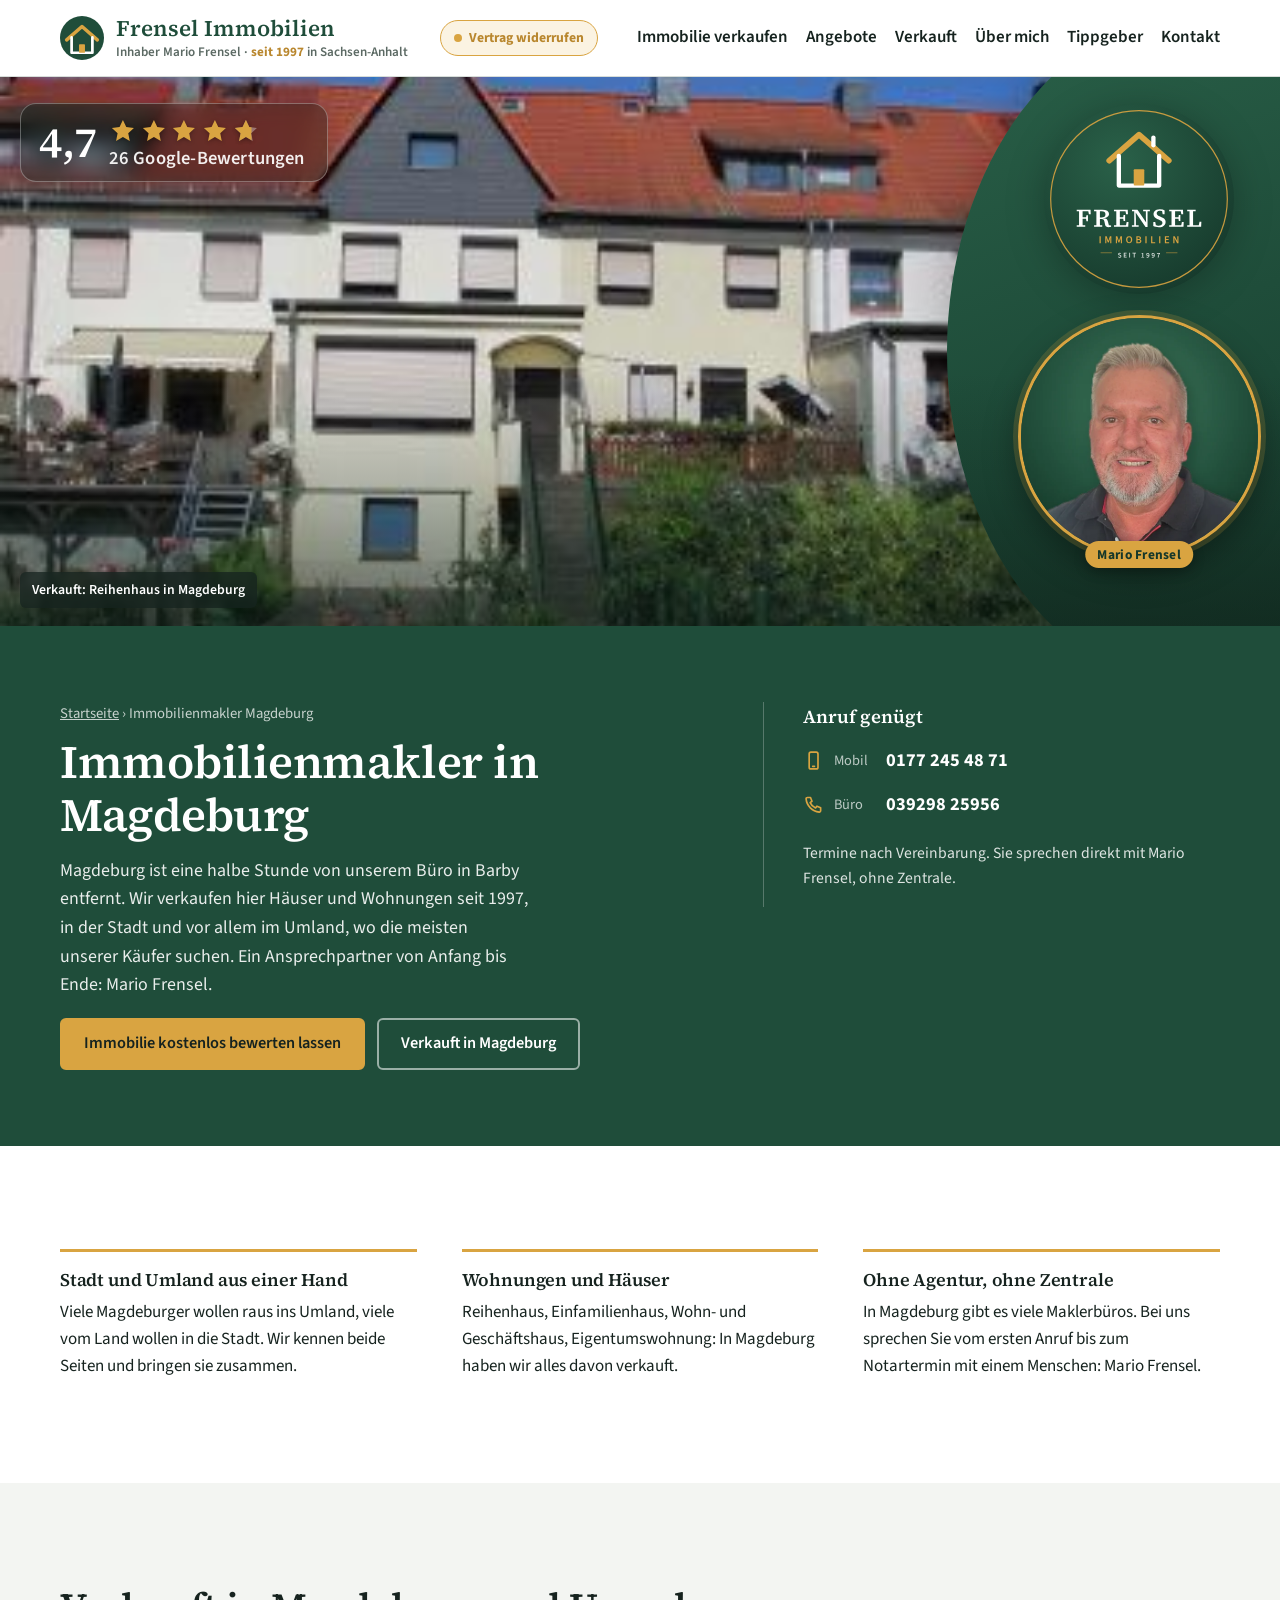
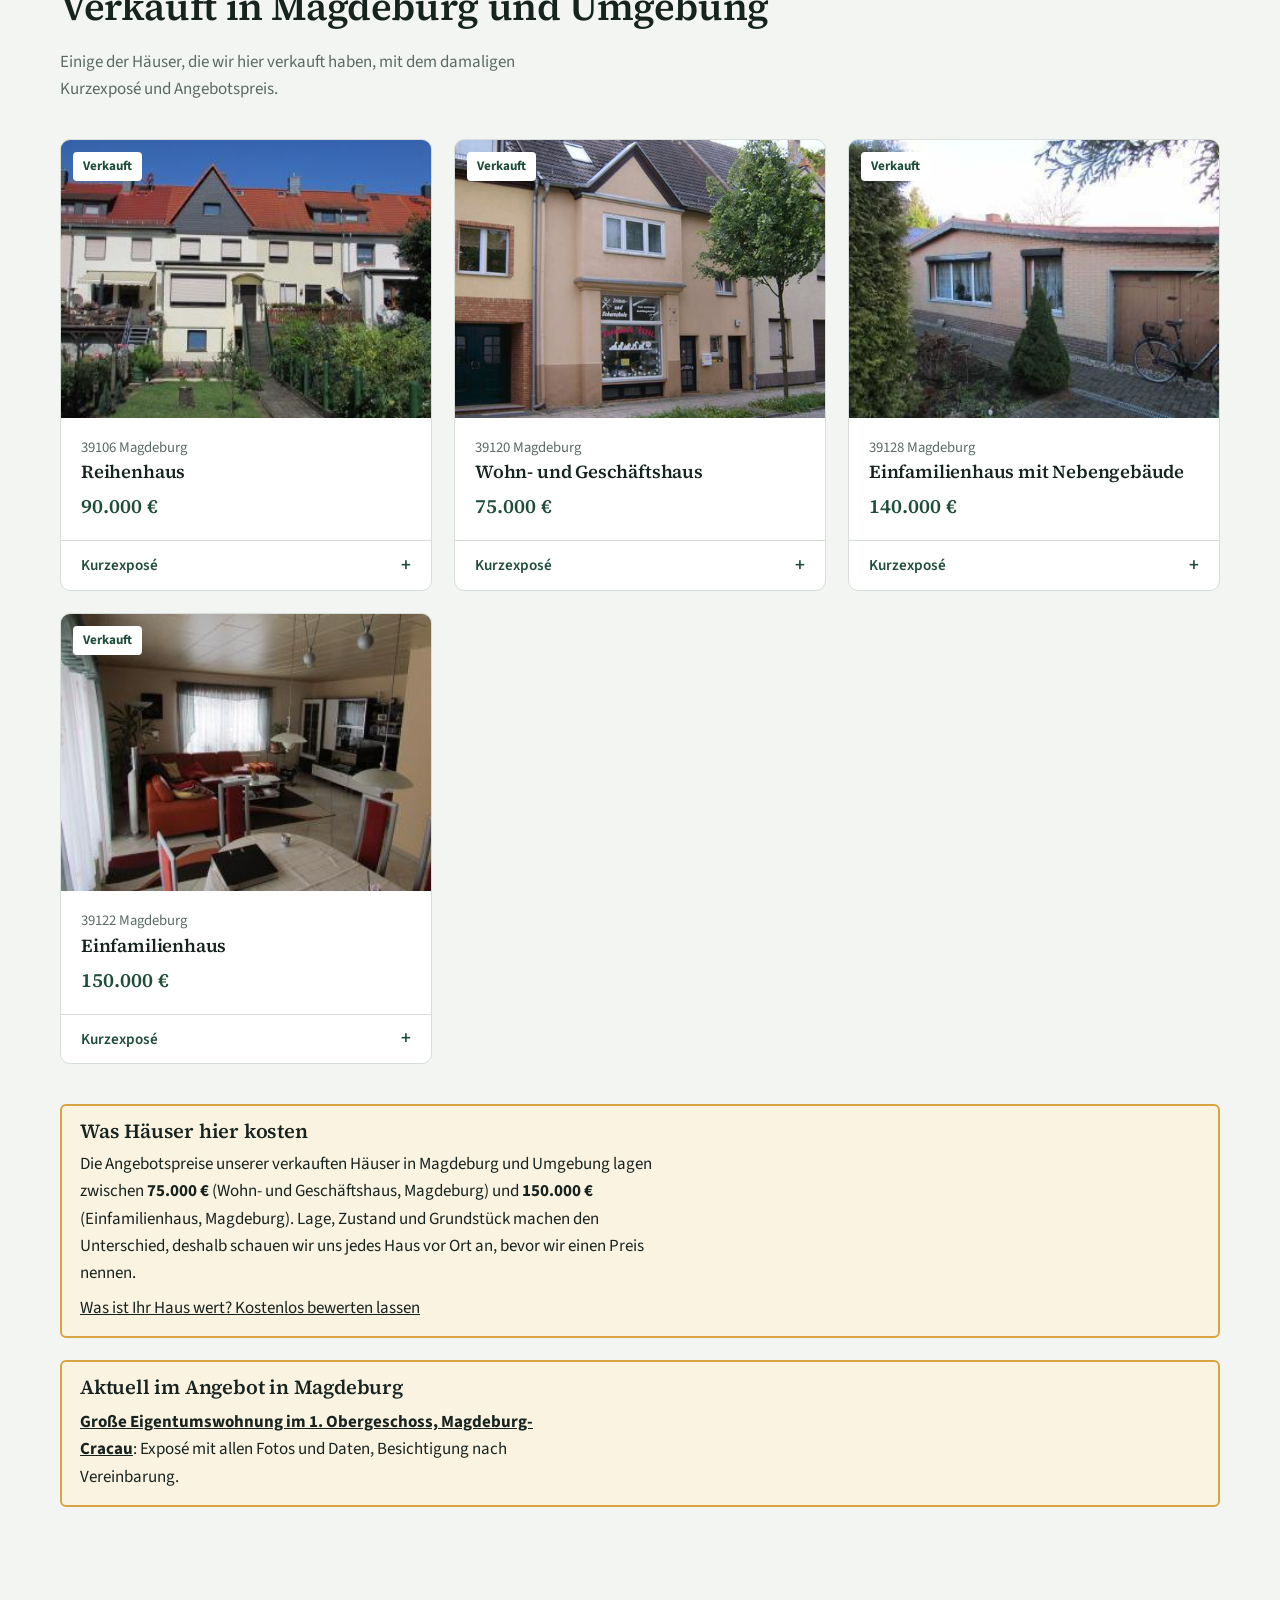
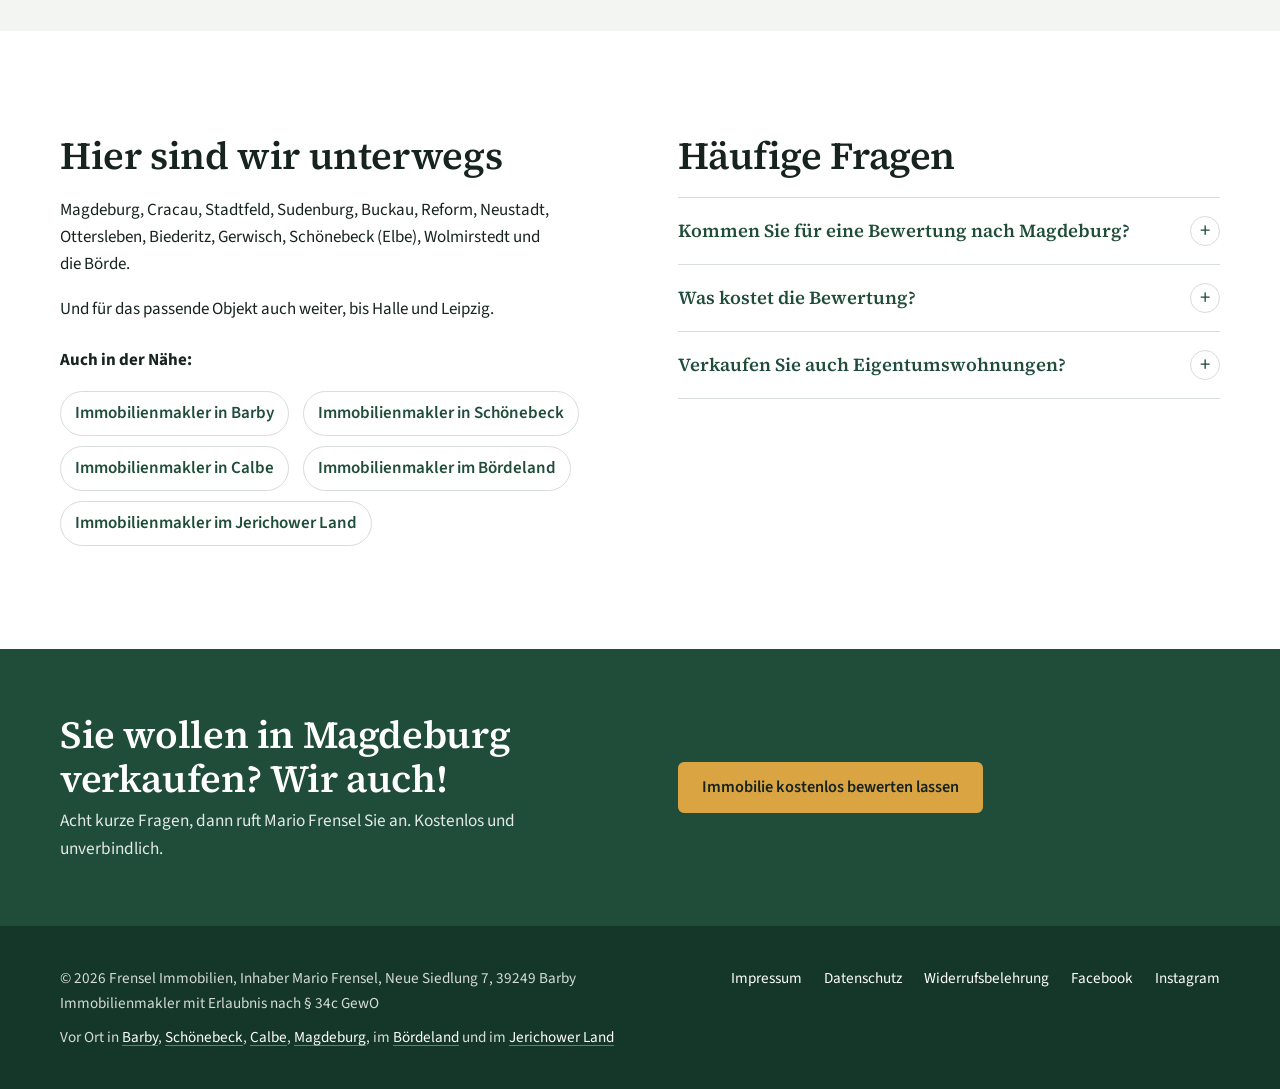
<file: immobilienmakler-magdeburg.html>
<!doctype html>
<html lang="de">
<head>
<meta charset="utf-8">
<meta name="viewport" content="width=device-width, initial-scale=1">
<title>Immobilienmakler in Magdeburg und Umland – Frensel Immobilien, seit 1997</title>
<meta name="description" content="Haus oder Wohnung in Magdeburg verkaufen: Mario Frensel, Immobilienmakler seit 1997, verkauft in Magdeburg und im Umland zwischen Schönebeck, Barby und dem Jerichower Land. Kostenlose Bewertung.">
<link rel="icon" href="bilder/favicon.svg" type="image/svg+xml">
<link rel="apple-touch-icon" href="bilder/apple-touch-icon.png">
<meta property="og:type" content="website">
<meta property="og:site_name" content="Frensel Immobilien">
<meta property="og:title" content="Immobilienmakler in Magdeburg und Umland – Frensel Immobilien, seit 1997">
<meta property="og:description" content="Haus oder Wohnung in Magdeburg verkaufen: Mario Frensel, Immobilienmakler seit 1997, verkauft in Magdeburg und im Umland zwischen Schönebeck, Barby und dem Jerichower Land. Kostenlose Bewertung.">
<meta property="og:image" content="https://frensel-immobilien.de/bilder/og.jpg">
<meta property="og:image:width" content="1200">
<meta property="og:image:height" content="630">
<meta property="og:locale" content="de_DE">
<meta name="twitter:card" content="summary_large_image">
<link rel="stylesheet" href="stil.css">
</head>
<body>
<svg width="0" height="0" style="position:absolute" aria-hidden="true">
  <defs>
    <symbol id="hoerer" viewBox="0 0 24 24"><path fill="none" stroke="currentColor" stroke-width="1.9" stroke-linecap="round" stroke-linejoin="round" d="M5 4h3.5l1.7 4.2-2.1 1.6a12 12 0 0 0 6.1 6.1l1.6-2.1L20 15.5V19a1.5 1.5 0 0 1-1.6 1.5A16.5 16.5 0 0 1 3.5 5.6 1.5 1.5 0 0 1 5 4Z"/></symbol>
    <symbol id="mail" viewBox="0 0 24 24"><g fill="none" stroke="currentColor" stroke-width="1.9" stroke-linecap="round" stroke-linejoin="round"><rect x="3" y="5" width="18" height="14" rx="2"/><path d="m3.5 6.5 8.5 6.5 8.5-6.5"/></g></symbol>
    <symbol id="handy" viewBox="0 0 24 24"><g fill="none" stroke="currentColor" stroke-width="1.9" stroke-linecap="round" stroke-linejoin="round"><rect x="7" y="2.5" width="10" height="19" rx="2"/><path d="M11 18.5h2"/></g></symbol>
    <symbol id="haus-grafik" viewBox="0 0 240 160">
      <g fill="none" stroke="currentColor" stroke-width="2.5" stroke-linejoin="round" stroke-linecap="round">
        <path d="M20 140 H220"/><path d="M60 140 V84 L120 40 L180 84 V140"/><path d="M48 92 L120 36 L192 92"/>
        <path d="M150 58 V46 H164 V68"/><path d="M104 140 V104 H136 V140"/><path d="M74 100 H92 V118 H74 Z"/><path d="M148 100 H166 V118 H148 Z"/>
      </g>
    </symbol>
    <symbol id="stern" viewBox="0 0 24 24"><path d="M12 2.5l2.9 6.1 6.6.8-4.9 4.6 1.3 6.6L12 17.3l-5.9 3.3 1.3-6.6L2.5 9.4l6.6-.8z"/></symbol>
    <symbol id="facebook" viewBox="0 0 24 24"><path d="M13.5 22v-8h2.7l.4-3.2h-3.1V8.8c0-.9.3-1.5 1.6-1.5h1.7V4.4c-.3 0-1.3-.1-2.5-.1-2.5 0-4.1 1.5-4.1 4.2v2.3H7.4V14h2.8v8h3.3z"/></symbol>
    <symbol id="instagram" viewBox="0 0 24 24"><path d="M12 7.3a4.7 4.7 0 1 0 0 9.4 4.7 4.7 0 0 0 0-9.4zm0 7.7a3 3 0 1 1 0-6 3 3 0 0 1 0 6zm5.9-7.9a1.1 1.1 0 1 1-2.2 0 1.1 1.1 0 0 1 2.2 0zM12 2.2c-2.7 0-3 0-4 .1-1.1 0-1.8.2-2.4.5-.7.2-1.2.6-1.8 1.1-.5.6-.9 1.1-1.1 1.8-.3.6-.5 1.3-.5 2.4-.1 1-.1 1.3-.1 4s0 3 .1 4c0 1.1.2 1.8.5 2.4.2.7.6 1.2 1.1 1.8.6.5 1.1.9 1.8 1.1.6.3 1.3.5 2.4.5 1 .1 1.3.1 4 .1s3 0 4-.1c1.1 0 1.8-.2 2.4-.5.7-.2 1.2-.6 1.8-1.1.5-.6.9-1.1 1.1-1.8.3-.6.5-1.3.5-2.4.1-1 .1-1.3.1-4s0-3-.1-4c0-1.1-.2-1.8-.5-2.4-.2-.7-.6-1.2-1.1-1.8-.6-.5-1.1-.9-1.8-1.1-.6-.3-1.3-.5-2.4-.5-1-.1-1.3-.1-4-.1zm0 1.8c2.6 0 2.9 0 4 .1.9 0 1.5.2 1.8.3.5.2.8.4 1.1.7.3.3.6.7.7 1.1.1.4.3.9.3 1.8.1 1.1.1 1.4.1 4s0 2.9-.1 4c0 .9-.2 1.5-.3 1.8-.2.5-.4.8-.7 1.1-.3.3-.7.6-1.1.7-.4.1-.9.3-1.8.3-1.1.1-1.4.1-4 .1s-2.9 0-4-.1c-.9 0-1.5-.2-1.8-.3-.5-.2-.8-.4-1.1-.7-.3-.3-.6-.7-.7-1.1-.1-.4-.3-.9-.3-1.8-.1-1.1-.1-1.4-.1-4s0-2.9.1-4c0-.9.2-1.5.3-1.8.2-.5.4-.8.7-1.1.3-.3.7-.6 1.1-.7.4-.1.9-.3 1.8-.3 1.1-.1 1.4-.1 4-.1z"/></symbol>
  </defs>
</svg>

<div class="oben-leiste"><a href="widerruf.html">Vertrag widerrufen</a></div>
<header class="kopf">
  <div class="innen">
    <a class="marke" href="index.html"><img class="marke-zeichen" src="bilder/favicon.svg" alt="" width="44" height="44"><span class="marke-text">Frensel Immobilien<small><span class="marke-inhaber">Inhaber Mario Frensel · </span><b>seit 1997</b> in Sachsen-Anhalt</small></span></a>
    <a class="widerruf-oben" href="widerruf.html">Vertrag widerrufen</a>
    <button class="menue" type="button" aria-expanded="false" aria-controls="hauptnav">Menü</button>
    <nav id="hauptnav">
      <ul>
        <li><a href="index.html#bewertung">Immobilie verkaufen</a></li>
        <li><a href="index.html#angebote">Angebote</a></li>
        <li><a href="referenzen.html">Verkauft</a></li>
        <li><a href="index.html#ueber-mich">Über mich</a></li>
        <li><a href="index.html#tippgeber">Tippgeber</a></li>
        <li><a href="index.html#kontakt">Kontakt</a></li>
        <li class="nur-handy"><a href="widerruf.html">Vertrag widerrufen</a></li>
        <li class="nur-handy"><a href="tel:+491772454871"><svg class="tel-symbol"><use href="#handy"/></svg>Mobil 0177 245 48 71</a></li>
        <li class="nur-handy"><a href="tel:+493929825956"><svg class="tel-symbol"><use href="#hoerer"/></svg>Büro 039298 25956</a></li>
      </ul>
    </nav>
  </div>
</header>

<main>
<script type="application/ld+json">
{"@context": "https://schema.org", "@graph": [{"@type": "RealEstateAgent", "name": "Frensel Immobilien", "url": "https://frensel-immobilien.de/", "telephone": "+491772454871", "address": {"@type": "PostalAddress", "streetAddress": "Neue Siedlung 7", "postalCode": "39249", "addressLocality": "Barby", "addressCountry": "DE"}, "areaServed": ["Magdeburg", "Cracau", "Stadtfeld", "Sudenburg", "Buckau", "Reform", "Neustadt", "Ottersleben", "Biederitz", "Gerwisch", "Schönebeck (Elbe)", "Wolmirstedt und die Börde"]}, {"@type": "BreadcrumbList", "itemListElement": [{"@type": "ListItem", "position": 1, "name": "Startseite", "item": "https://frensel-immobilien.de/"}, {"@type": "ListItem", "position": 2, "name": "Immobilienmakler Magdeburg", "item": "https://frensel-immobilien.de/immobilienmakler-magdeburg.html"}]}]}
</script>
<div class="kopfbild mit-medaillon" id="kopfbild">
  <img class="kopf-foto aktiv" src="bilder/verkauft/magdeburg-reihenhaus.jpg" alt="Verkauft: Reihenhaus in Magdeburg" fetchpriority="high">
  <img class="kopf-foto" data-src="bilder/verkauft/magdeburg-wgh.jpg" alt="Verkauft: Wohn- und Geschäftshaus in Magdeburg">
  <img class="kopf-foto" data-src="bilder/verkauft/magdeburg-39128.jpg" alt="Verkauft: Einfamilienhaus in Magdeburg">
  <div class="kopf-band" aria-hidden="true"></div>
  <a class="kopf-sterne" href="index.html#bewertungen" aria-label="4,7 von 5 Sternen, 26 Bewertungen auf Google"><strong>4,7</strong><span class="sterne" aria-hidden="true"><svg><use href="#stern"/></svg><svg><use href="#stern"/></svg><svg><use href="#stern"/></svg><svg><use href="#stern"/></svg><span class="teil"><svg><use href="#stern"/></svg><svg style="clip-path: inset(0 30% 0 0)"><use href="#stern"/></svg></span></span><span class="kopf-sterne-text">26 <span class="kopf-sterne-lang">Google-</span>Bewertungen</span></a>
  <img class="kopf-logo" src="bilder/logo-rund.svg" alt="Frensel Immobilien, seit 1997" width="400" height="400">
  <figure class="kopf-medaillon">
    <picture>
      <source srcset="bilder/mario-rund.webp" type="image/webp">
      <img src="bilder/mario-rund.jpg" alt="Mario Frensel" width="520" height="520">
    </picture>
    <figcaption>Mario Frensel</figcaption>
  </figure>
  <a class="kopf-bu" id="kopf-bu" href="#verkauft">Verkauft: Reihenhaus in Magdeburg</a>
</div>

<section class="einstieg">
  <div class="innen">
    <div>
      <p class="pfad pfad-hell"><a href="index.html">Startseite</a> › Immobilienmakler Magdeburg</p>
      <h1>Immobilienmakler in Magdeburg</h1>
      <p class="lauf">Magdeburg ist eine halbe Stunde von unserem Büro in Barby entfernt. Wir verkaufen hier Häuser und Wohnungen seit 1997, in der Stadt und vor allem im Umland, wo die meisten unserer Käufer suchen. Ein Ansprechpartner von Anfang bis Ende: Mario Frensel.</p>
      <div class="aktionen">
        <a class="knopf primaer" href="index.html#bewertung">Immobilie kostenlos bewerten lassen</a>
        <a class="knopf hell" href="#verkauft">Verkauft in Magdeburg</a>
      </div>
    </div>
    <div class="seite">
      <strong>Anruf genügt</strong>
      <ul class="nummern-liste">
        <li><a href="tel:+491772454871"><svg class="tel-symbol"><use href="#handy"/></svg><span>Mobil</span>0177 245 48 71</a></li>
        <li><a href="tel:+493929825956"><svg class="tel-symbol"><use href="#hoerer"/></svg><span>Büro</span>039298 25956</a></li>
      </ul>
      <p>Termine nach Vereinbarung. Sie sprechen direkt mit Mario Frensel, ohne Zentrale.</p>
    </div>
  </div>
</section>

<section class="abschnitt">
  <div class="innen">
    <div class="standort-gruende">
      <div><h3>Stadt und Umland aus einer Hand</h3><p>Viele Magdeburger wollen raus ins Umland, viele vom Land wollen in die Stadt. Wir kennen beide Seiten und bringen sie zusammen.</p></div>
      <div><h3>Wohnungen und Häuser</h3><p>Reihenhaus, Einfamilienhaus, Wohn- und Geschäftshaus, Eigentumswohnung: In Magdeburg haben wir alles davon verkauft.</p></div>
      <div><h3>Ohne Agentur, ohne Zentrale</h3><p>In Magdeburg gibt es viele Maklerbüros. Bei uns sprechen Sie vom ersten Anruf bis zum Notartermin mit einem Menschen: Mario Frensel.</p></div>
    </div>
  </div>
</section>

<section id="verkauft" class="abschnitt nebel">
  <div class="innen">
    <div class="abschnitt-kopf">
      <div>
        <h2>Verkauft in Magdeburg und Umgebung</h2>
        <p>Einige der Häuser, die wir hier verkauft haben, mit dem damaligen Kurzexposé und Angebotspreis.</p>
      </div>
    </div>
    <div class="ref-karten">
    <article class="ref-karte" id="v-magdeburg-reihenhaus">
      <div class="bild"><img class="foto" src="bilder/verkauft/magdeburg-reihenhaus.jpg" alt="Verkauft: Reihenhaus, 39106 Magdeburg" loading="lazy"><span class="status">Verkauft</span></div>
      <div class="text">
        <p class="ort">39106 Magdeburg</p>
        <h3>Reihenhaus</h3>
        <p class="preis">90.000 €</p>
      </div>
      <details>
        <summary>Kurzexposé</summary>
        <div class="inhalt">
          <dl class="datenliste"><dt>Wohnfläche</dt><dd>ca. 85 m²</dd><dt>Zimmer</dt><dd>4</dd><dt>Grundstück</dt><dd>ca. 211 m²</dd><dt>Baujahr</dt><dd>1924</dd></dl>
          <p>Aufteilung: KG: 4 Räume. EG: Wohnzimmer, Veranda, Küche, WC, Flur/Treppenaufgang. OG: Schlafzimmer, Kinderzimmer, Bad mit Badewanne, Flur, Treppe zum Dachgeschoss. DG ausbaufähig.</p><p>Ausstattung: Erdgaszentralheizung mit Warmwasserversorgung, moderne Kunststofffenster mit Rollläden, Fliesen in Bad, Küche und Flur, Elektroinstallationen aus Alu/Kupfer.</p><p>Sonstiges: Garten, zusätzlicher Gartenzugang vom Keller aus.</p>
        </div>
      </details>
    </article>
    <article class="ref-karte" id="v-magdeburg-wgh">
      <div class="bild"><img class="foto" src="bilder/verkauft/magdeburg-wgh.jpg" alt="Verkauft: Wohn- und Geschäftshaus, 39120 Magdeburg" loading="lazy"><span class="status">Verkauft</span></div>
      <div class="text">
        <p class="ort">39120 Magdeburg</p>
        <h3>Wohn- und Geschäftshaus</h3>
        <p class="preis">75.000 €</p>
      </div>
      <details>
        <summary>Kurzexposé</summary>
        <div class="inhalt">
          <dl class="datenliste"><dt>Wohnfläche</dt><dd>ca. 152 m²</dd><dt>Zimmer</dt><dd>6</dd><dt>Grundstück</dt><dd>ca. 405 m²</dd><dt>Baujahr</dt><dd>1912</dd></dl>
          <p>Wohn- und Geschäftshaus mit ca. 405 m² Grundstück. Im Erdgeschoss ein vermieteter kleiner Laden von 65 m² (250 € Nettokaltmiete), ideal für Versicherung oder Ähnliches. Das Obergeschoss mit 87 m² Wohnfläche und Balkon sowie das ausbaubare Dachgeschoss standen leer.</p><p>Voll unterkellert mit Zugang zum Garten; vom OG führt eine halbgewendelte Stahltreppe in den Garten mit Obstbäumen, Rasen und Koniferen, Gartenweg mit Klinkersteinen gepflastert. Moderne Erdgasheizung, moderne Kunststofffenster (außer DG), gefliester Keller; das Geschäft hat einen eigenen Eingang und kann separat abgerechnet werden.</p>
        </div>
      </details>
    </article>
    <article class="ref-karte" id="v-magdeburg-39128">
      <div class="bild"><img class="foto" src="bilder/verkauft/magdeburg-39128.jpg" alt="Verkauft: Einfamilienhaus mit Nebengebäude, 39128 Magdeburg" loading="lazy"><span class="status">Verkauft</span></div>
      <div class="text">
        <p class="ort">39128 Magdeburg</p>
        <h3>Einfamilienhaus mit Nebengebäude</h3>
        <p class="preis">140.000 €</p>
      </div>
      <details>
        <summary>Kurzexposé</summary>
        <div class="inhalt">
          <dl class="datenliste"><dt>Wohnfläche</dt><dd>ca. 120 m²</dd><dt>Zimmer</dt><dd>4</dd><dt>Grundstück</dt><dd>ca. 780 m²</dd><dt>Baujahr</dt><dd>1975</dd></dl>
          <p>Nicht unterkellertes Einfamilienhaus. EG: Wohnzimmer, Schlafzimmer, Küche, Bad mit Eckbadewanne und Dusche, 2 Kinderzimmer, Flur.</p><p>Nebengebäude mit ca. 110 m², moderner Ölheizung mit Warmwasserversorgung, modernen Kunststofffenstern, Küche, Bad mit Dusche und Badewanne, zuletzt als Freizeitraum genutzt.</p><p>Ausstattung: moderne Ölheizungen mit Warmwasserversorgung, Alu- und Kunststofffenster mit Rollläden, Fußböden teilweise mit Fliesen, Teppichboden und Laminat, Fliesen in Bad, Küche und Flur, Elektroinstallationen aus Kupfer.</p><p>Sonstiges: Garage, Terrasse, Gartenanlage, Pool, Brunnen zur Bewässerung, Nebengelass.</p>
        </div>
      </details>
    </article>
    <article class="ref-karte" id="v-magdeburg-39122">
      <div class="bild"><img class="foto" src="bilder/verkauft/magdeburg-39122.jpg" alt="Verkauft: Einfamilienhaus, 39122 Magdeburg" loading="lazy"><span class="status">Verkauft</span></div>
      <div class="text">
        <p class="ort">39122 Magdeburg</p>
        <h3>Einfamilienhaus</h3>
        <p class="preis">150.000 €</p>
      </div>
      <details>
        <summary>Kurzexposé</summary>
        <div class="inhalt">
          <dl class="datenliste"><dt>Wohnfläche</dt><dd>ca. 120 m²</dd><dt>Zimmer</dt><dd>5</dd><dt>Grundstück</dt><dd>ca. 400 m²</dd><dt>Baujahr</dt><dd>1998</dd></dl>
          <p>Aufteilung: EG: Wohnzimmer, Küche, HWR, Flur mit Treppenaufgang, Gäste-WC mit Dusche. OG: 2 Kinderzimmer, Schlafzimmer, Bad mit Badewanne und Dusche.</p><p>Ausstattung: Erdgaszentralheizung mit Warmwasserversorgung, Kunststofffenster mit Rollläden, Fußböden mit Laminat, Fliesen in Bad, HWR, Flur und Küche, Elektroinstallationen aus Kupfer (Kraftstrom).</p><p>Sonstiges: Garage, kleiner Pool, Fischteich, Terrasse mit Pavillon, Zisterne (3.000 l).</p>
        </div>
      </details>
    </article>
    </div>
    <div class="hinweis-kasten standort-preise">
      <h3>Was Häuser hier kosten</h3>
      <p>Die Angebotspreise unserer verkauften Häuser in Magdeburg und Umgebung lagen zwischen <strong>75.000 €</strong> (Wohn- und Geschäftshaus, Magdeburg) und <strong>150.000 €</strong> (Einfamilienhaus, Magdeburg). Lage, Zustand und Grundstück machen den Unterschied, deshalb schauen wir uns jedes Haus vor Ort an, bevor wir einen Preis nennen.</p>
      <p><a href="index.html#bewertung">Was ist Ihr Haus wert? Kostenlos bewerten lassen</a></p>
    </div>
    <div class="hinweis-kasten standort-angebot">
      <h3>Aktuell im Angebot in Magdeburg</h3>
      <p><a href="cracau.html"><strong>Große Eigentumswohnung im 1. Obergeschoss, Magdeburg-Cracau</strong></a>: Exposé mit allen Fotos und Daten, Besichtigung nach Vereinbarung.</p>
    </div>
  </div>
</section>

<section class="abschnitt">
  <div class="innen standort-zweispaltig">
    <div>
      <h2>Hier sind wir unterwegs</h2>
      <p>Magdeburg, Cracau, Stadtfeld, Sudenburg, Buckau, Reform, Neustadt, Ottersleben, Biederitz, Gerwisch, Schönebeck (Elbe), Wolmirstedt und die Börde.</p>
      <p>Und für das passende Objekt auch weiter, bis Halle und Leipzig.</p>
      <div class="standort-andere">
        <p><strong>Auch in der Nähe:</strong></p>
        <ul><li><a href="immobilienmakler-barby.html">Immobilienmakler in Barby</a></li><li><a href="immobilienmakler-schoenebeck.html">Immobilienmakler in Schönebeck</a></li><li><a href="immobilienmakler-calbe.html">Immobilienmakler in Calbe</a></li><li><a href="immobilienmakler-boerdeland.html">Immobilienmakler im Bördeland</a></li><li><a href="immobilienmakler-jerichower-land.html">Immobilienmakler im Jerichower Land</a></li></ul>
      </div>
    </div>
    <div>
      <h2>Häufige Fragen</h2>
<div class="klapp">
  <details><summary>Kommen Sie für eine Bewertung nach Magdeburg?</summary><div class="inhalt"><p>Ja. Von Barby nach Magdeburg ist es eine halbe Stunde. Wir schauen uns jede Immobilie vor Ort an, bevor wir einen Preis nennen.</p></div></details>
  <details><summary>Was kostet die Bewertung?</summary><div class="inhalt"><p>Nichts. Die Einschätzung Ihrer Immobilie ist kostenlos und unverbindlich.</p></div></details>
  <details><summary>Verkaufen Sie auch Eigentumswohnungen?</summary><div class="inhalt"><p>Ja. Eigentumswohnungen gehören in Magdeburg zu unserem Alltag, gerade vermitteln wir eine in Cracau.</p></div></details>
</div>
    </div>
  </div>
</section>

<section class="abschnitt gruen knapp">
  <div class="innen tipp" style="align-items:center">
    <div>
      <h2 style="margin-bottom:6px">Sie wollen in Magdeburg verkaufen? Wir auch!</h2>
      <p class="lauf" style="margin:0">Acht kurze Fragen, dann ruft Mario Frensel Sie an. Kostenlos und unverbindlich.</p>
    </div>
    <div><a class="knopf primaer" href="index.html#bewertung">Immobilie kostenlos bewerten lassen</a></div>
  </div>
</section>
</main>

<footer>
  <div class="innen">
    <div>
      <div>© 2026 Frensel Immobilien, Inhaber Mario Frensel, Neue Siedlung 7, 39249 Barby</div>
      <div>Immobilienmakler mit Erlaubnis nach § 34c GewO</div>
      <div class="fuss-orte">Vor Ort in <a href="immobilienmakler-barby.html">Barby</a>, <a href="immobilienmakler-schoenebeck.html">Schönebeck</a>, <a href="immobilienmakler-calbe.html">Calbe</a>, <a href="immobilienmakler-magdeburg.html">Magdeburg</a>, im <a href="immobilienmakler-boerdeland.html">Bördeland</a> und im <a href="immobilienmakler-jerichower-land.html">Jerichower Land</a></div>
    </div>
    <ul>
      <li><a href="rechtliches.html#impressum">Impressum</a></li>
      <li><a href="rechtliches.html#datenschutz">Datenschutz</a></li>
      <li><a href="widerruf.html">Widerrufsbelehrung</a></li>
      <li><a href="https://www.facebook.com/Frensel-Immobilien-1690328964523442/" target="_blank" rel="noopener">Facebook</a></li>
      <li><a href="https://www.instagram.com/frenselmario" target="_blank" rel="noopener">Instagram</a></li>
    </ul>
  </div>
</footer>

<div class="leiste">
  <a class="knopf dunkel" href="tel:+491772454871"><svg class="tel-symbol"><use href="#hoerer"/></svg>Anrufen</a>
  <a class="knopf primaer" href="index.html#bewertung">Bewerten lassen</a>
</div>

<script>
(function () {
  // Menü auf dem Handy
  var menue = document.querySelector('.menue');
  var nav = document.getElementById('hauptnav');
  menue.addEventListener('click', function () {
    var offen = nav.classList.toggle('offen');
    menue.setAttribute('aria-expanded', offen ? 'true' : 'false');
  });
  nav.addEventListener('click', function (e) {
    if (e.target.tagName === 'A') { nav.classList.remove('offen'); menue.setAttribute('aria-expanded', 'false'); }
  });

  // Formulare an Netlify senden
  window.sendeFormular = function (form) {
    var daten = new URLSearchParams(new FormData(form)).toString();
    return fetch('/', { method: 'POST', headers: { 'Content-Type': 'application/x-www-form-urlencoded' }, body: daten })
      .then(function (r) { if (!r.ok) throw new Error('Status ' + r.status); });
  };
  // Sprung von der Karte zu einem verkauften Haus: Kurzexposé gleich aufklappen
  function sprungAuf() {
    if (location.hash.indexOf('#v-') !== 0) return;
    var ziel = document.getElementById(location.hash.slice(1));
    var d = ziel && ziel.querySelector('details');
    if (d) d.open = true;
  }
  window.addEventListener('hashchange', sprungAuf);
  sprungAuf();

  window.formularFehler = function (el) {
    el.textContent = 'Das Senden hat nicht geklappt. Bitte rufen Sie an: 0177 245 48 71 oder 039298 25956.';
    el.classList.add('sichtbar');
  };
})();
</script>

<script>
(function () {
  // Wechselnde Kopfbilder
  var box = document.getElementById('kopfbild');
  // Nur die Hausfotos wechseln: Logo und Porträt sind auch <img>, gehören aber nicht in die Schleife
  var bilder = Array.prototype.slice.call(box.querySelectorAll('img.kopf-foto'));
  var bu = document.getElementById('kopf-bu');
  var daten = [["bilder/verkauft/magdeburg-reihenhaus.jpg", "Verkauft: Reihenhaus in Magdeburg", "#verkauft"], ["bilder/verkauft/magdeburg-wgh.jpg", "Verkauft: Wohn- und Geschäftshaus in Magdeburg", "#verkauft"], ["bilder/verkauft/magdeburg-39128.jpg", "Verkauft: Einfamilienhaus in Magdeburg", "#verkauft"]];
  var n = 0, zeit = null;
  var ruhig = window.matchMedia && window.matchMedia('(prefers-reduced-motion: reduce)').matches;
  function lade(i) { var b = bilder[i]; if (b && !b.src && b.dataset.src) { b.src = b.dataset.src; } }
  function zeigeBild(i) {
    var vorher = n;
    n = (i + bilder.length) % bilder.length;
    lade(n); lade(n + 1);
    // Das alte Bild bleibt sichtbar liegen, das neue blendet darüber ein: kein grauer Zwischenzustand
    bilder.forEach(function (b) { b.classList.remove('aktiv', 'vorher'); });
    bilder[vorher].classList.add('vorher');
    bilder[n].classList.add('aktiv');
    bu.textContent = daten[n][1]; bu.href = daten[n][2];
  }
  function weiterBild() { zeigeBild(n + 1); }
  function start() { if (ruhig || zeit || bilder.length < 2) return; zeit = setInterval(weiterBild, 4000); }
  function stopp() { if (zeit) { clearInterval(zeit); zeit = null; } }
  lade(1);
  start();
  document.addEventListener('visibilitychange', function () { if (document.hidden) stopp(); else start(); });
  box.addEventListener('mouseenter', stopp);
  box.addEventListener('mouseleave', start);
})();
</script>

</body>
</html>
</file>
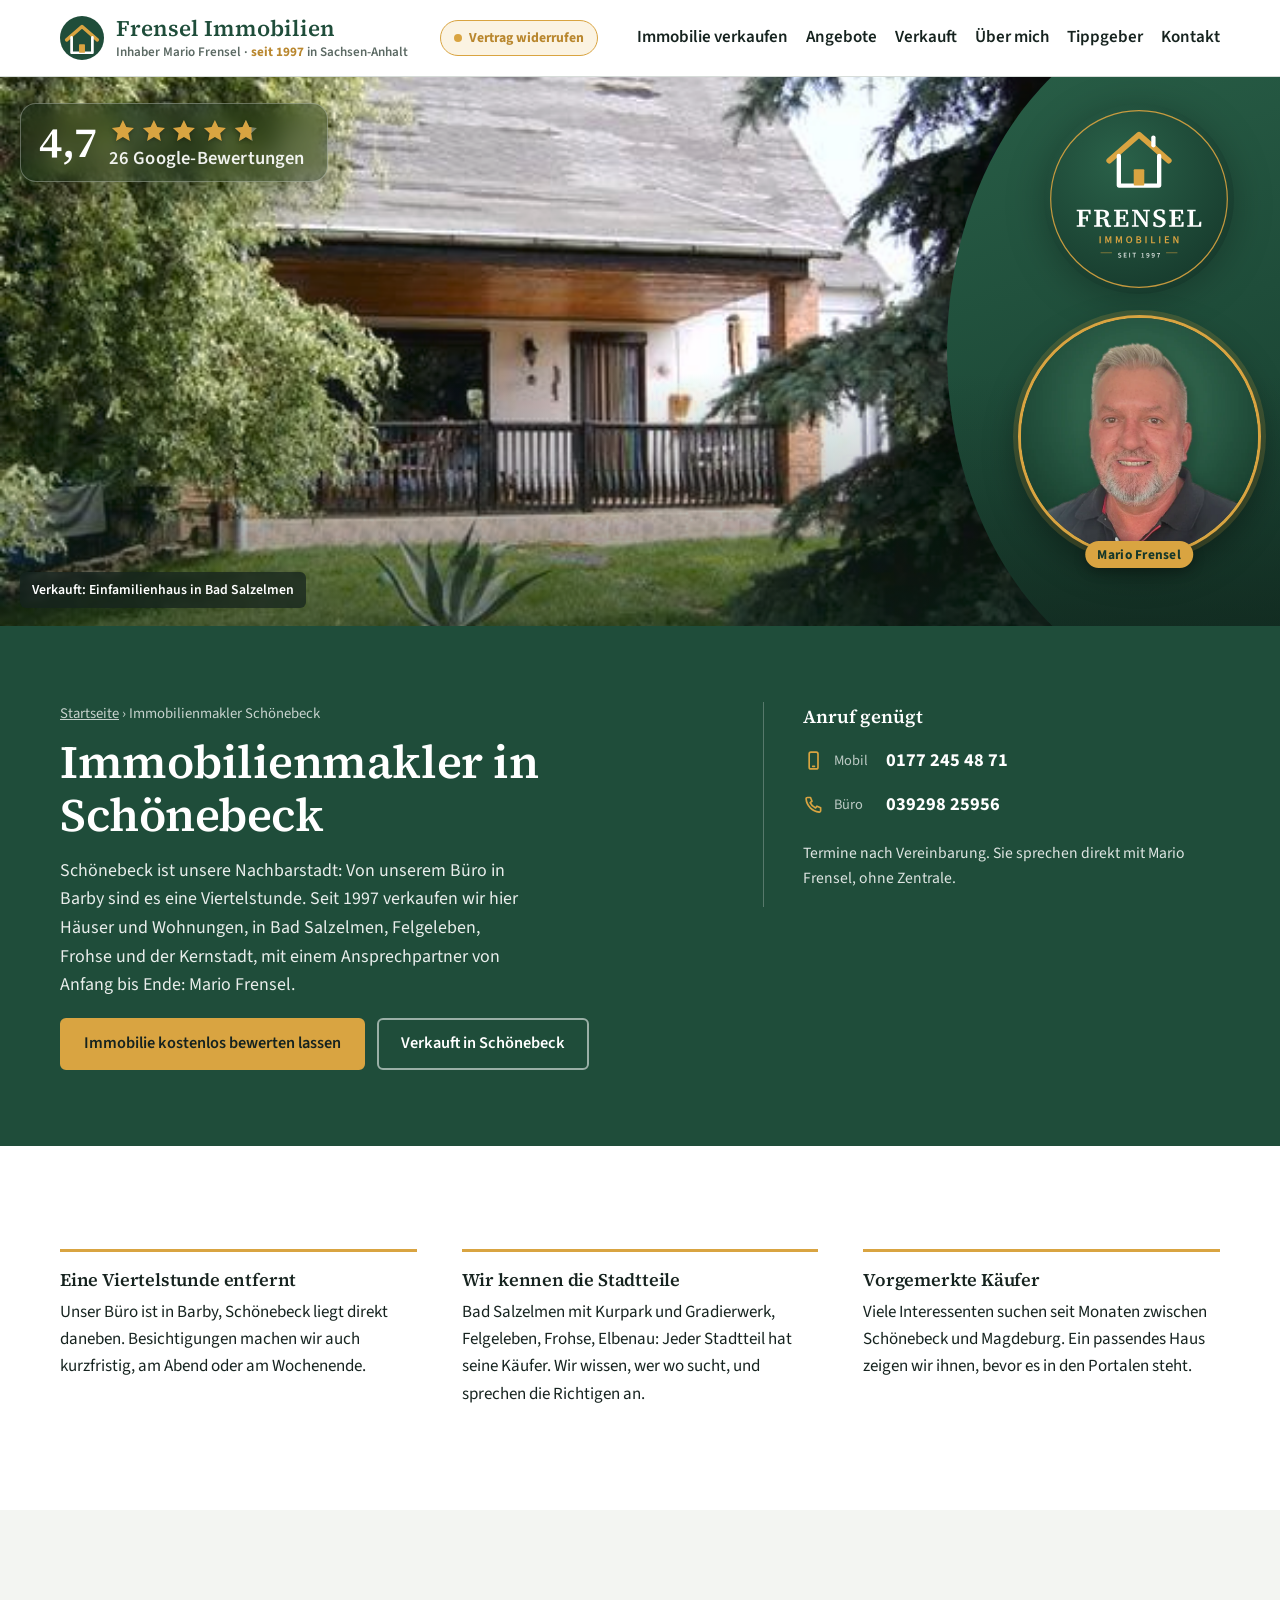
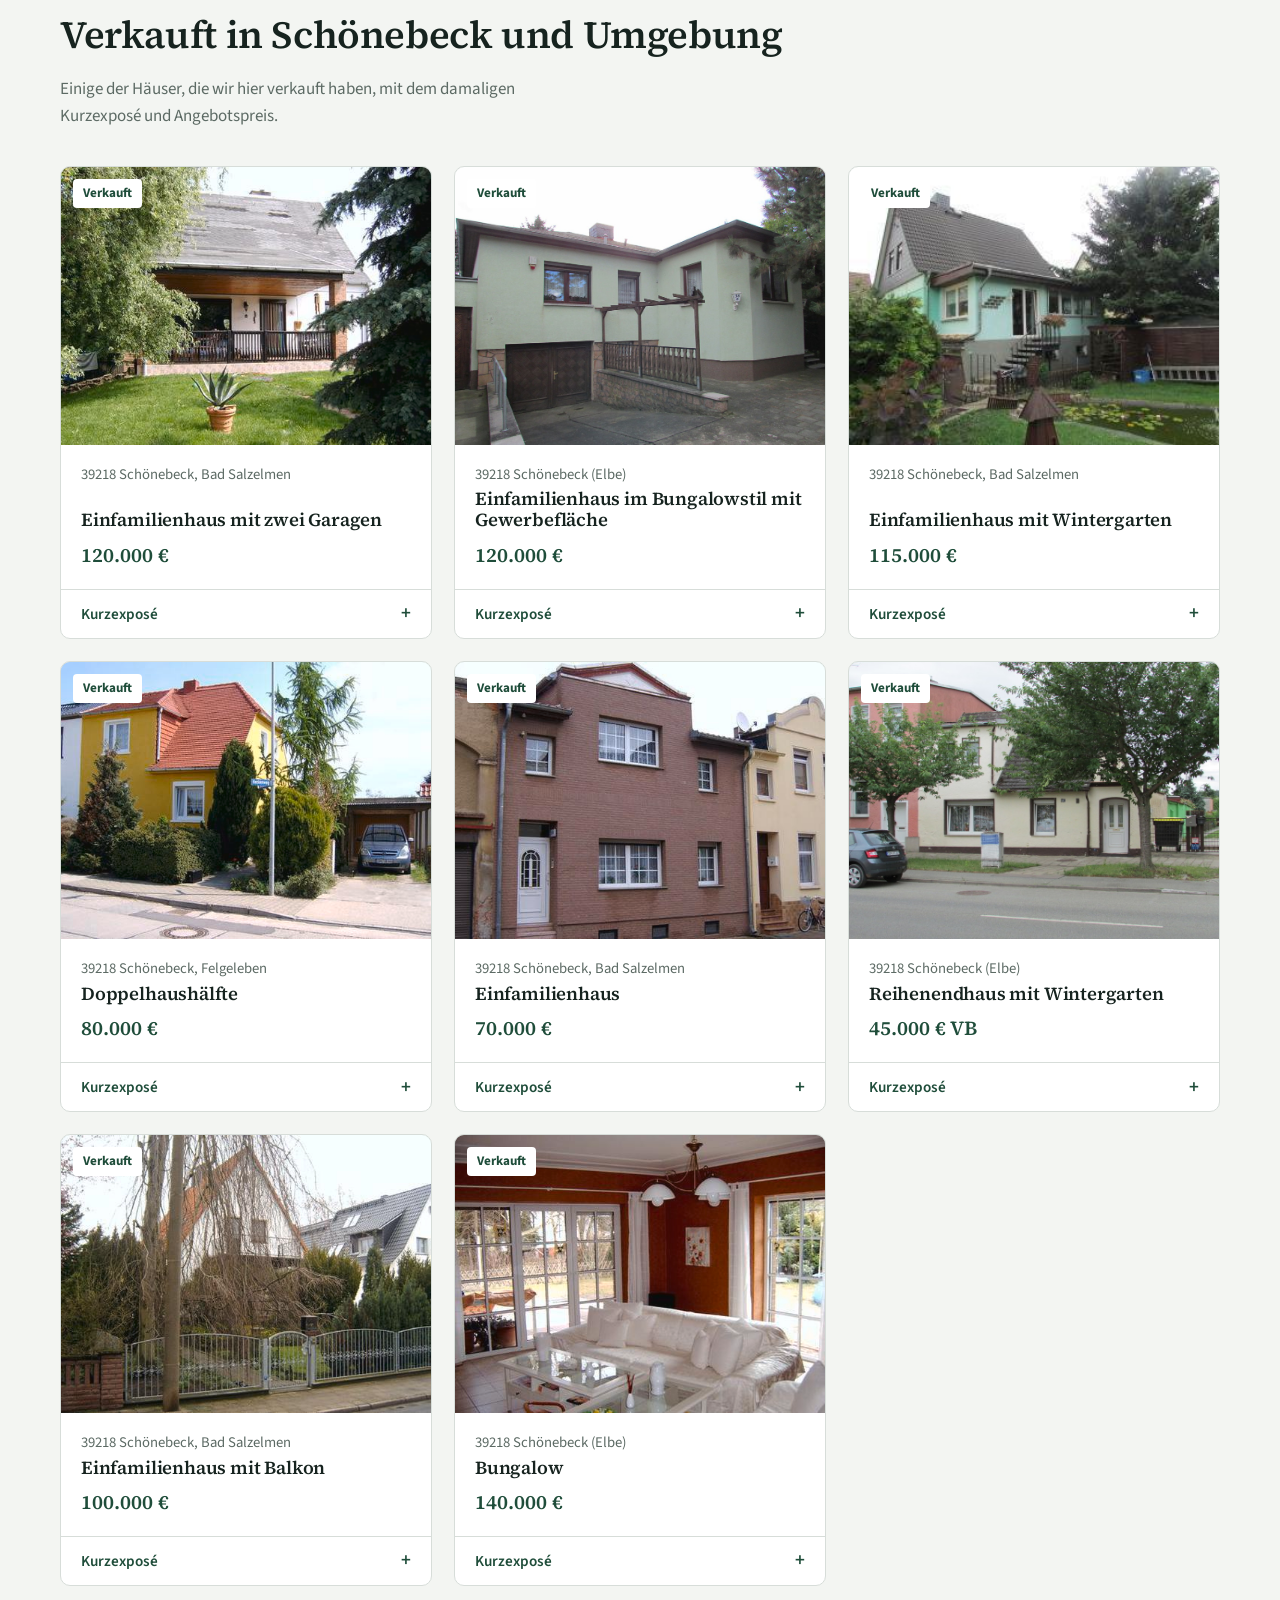
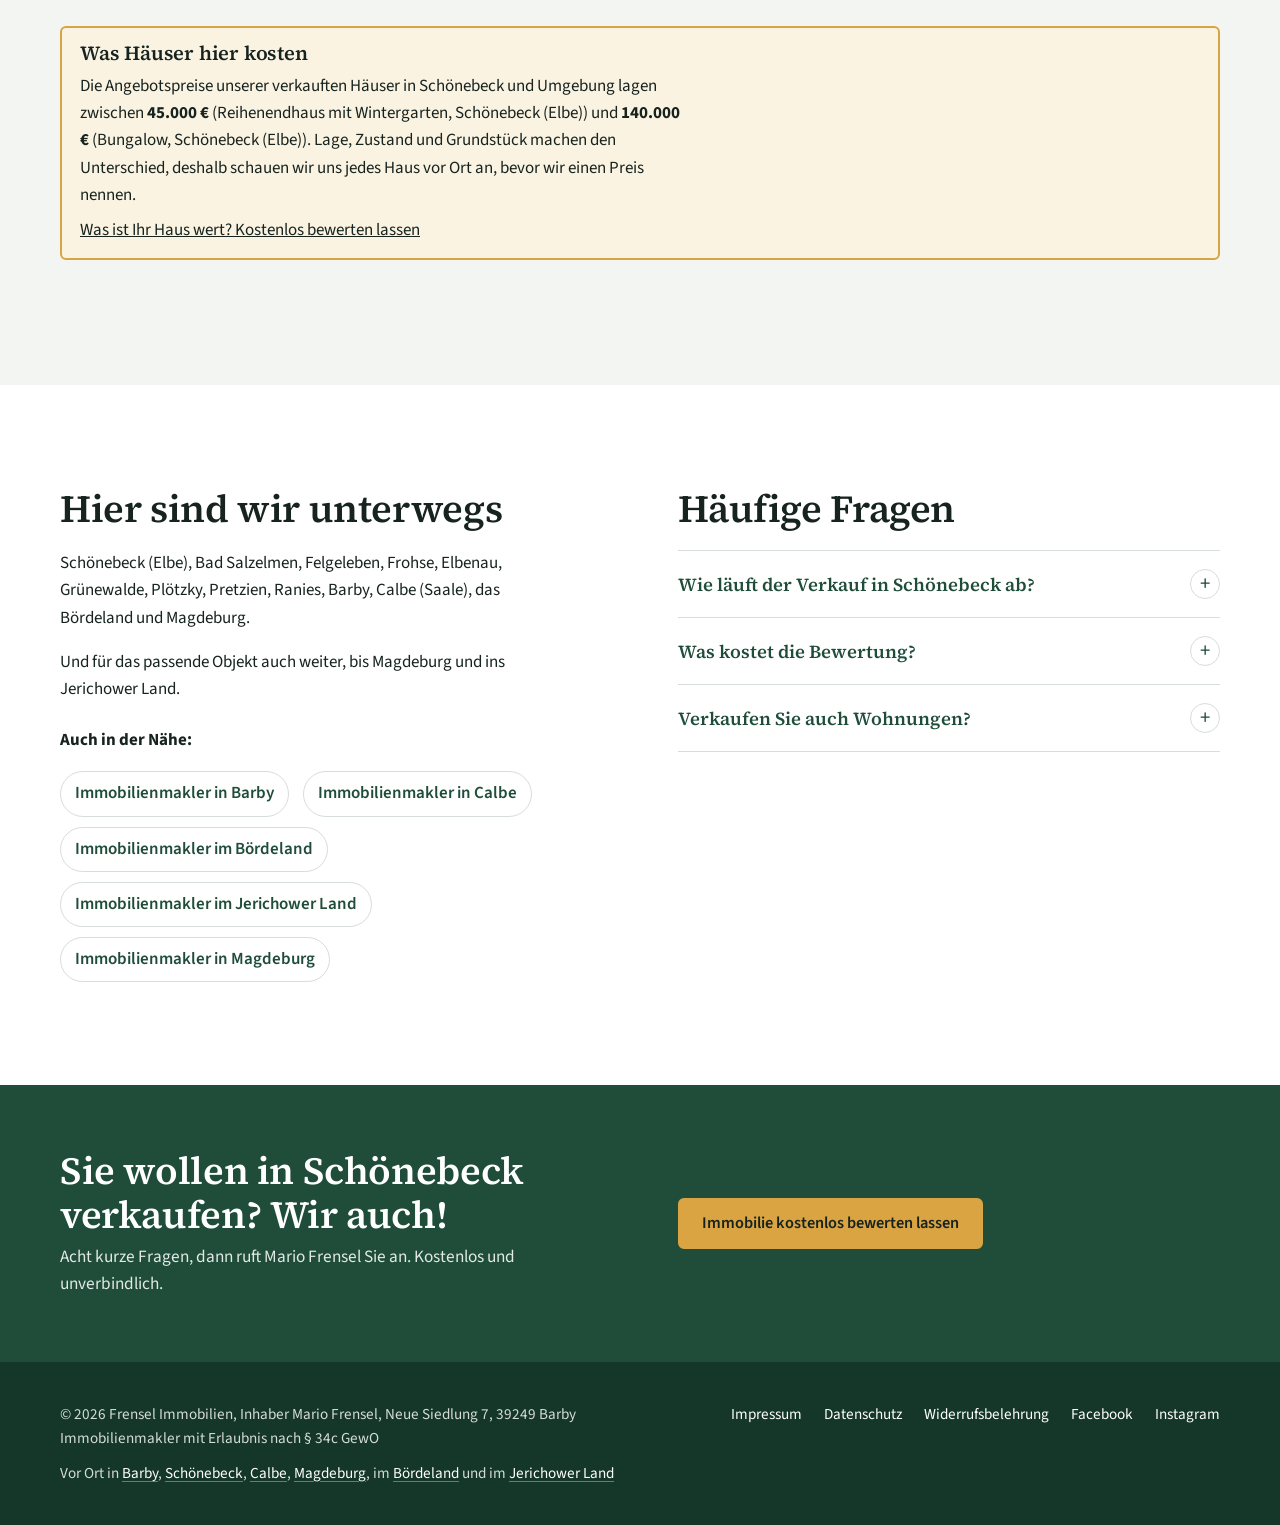
<file: immobilienmakler-schoenebeck.html>
<!doctype html>
<html lang="de">
<head>
<meta charset="utf-8">
<meta name="viewport" content="width=device-width, initial-scale=1">
<title>Immobilienmakler in Schönebeck (Elbe) – Frensel Immobilien, seit 1997</title>
<meta name="description" content="Immobilienmakler für Schönebeck, Bad Salzelmen, Felgeleben und Frohse: Mario Frensel verkauft seit 1997 Häuser und Wohnungen in Schönebeck. Büro in Barby, eine Viertelstunde entfernt.">
<link rel="icon" href="bilder/favicon.svg" type="image/svg+xml">
<link rel="apple-touch-icon" href="bilder/apple-touch-icon.png">
<meta property="og:type" content="website">
<meta property="og:site_name" content="Frensel Immobilien">
<meta property="og:title" content="Immobilienmakler in Schönebeck (Elbe) – Frensel Immobilien, seit 1997">
<meta property="og:description" content="Immobilienmakler für Schönebeck, Bad Salzelmen, Felgeleben und Frohse: Mario Frensel verkauft seit 1997 Häuser und Wohnungen in Schönebeck. Büro in Barby, eine Viertelstunde entfernt.">
<meta property="og:image" content="https://frensel-immobilien.de/bilder/og.jpg">
<meta property="og:image:width" content="1200">
<meta property="og:image:height" content="630">
<meta property="og:locale" content="de_DE">
<meta name="twitter:card" content="summary_large_image">
<link rel="stylesheet" href="stil.css">
</head>
<body>
<svg width="0" height="0" style="position:absolute" aria-hidden="true">
  <defs>
    <symbol id="hoerer" viewBox="0 0 24 24"><path fill="none" stroke="currentColor" stroke-width="1.9" stroke-linecap="round" stroke-linejoin="round" d="M5 4h3.5l1.7 4.2-2.1 1.6a12 12 0 0 0 6.1 6.1l1.6-2.1L20 15.5V19a1.5 1.5 0 0 1-1.6 1.5A16.5 16.5 0 0 1 3.5 5.6 1.5 1.5 0 0 1 5 4Z"/></symbol>
    <symbol id="mail" viewBox="0 0 24 24"><g fill="none" stroke="currentColor" stroke-width="1.9" stroke-linecap="round" stroke-linejoin="round"><rect x="3" y="5" width="18" height="14" rx="2"/><path d="m3.5 6.5 8.5 6.5 8.5-6.5"/></g></symbol>
    <symbol id="handy" viewBox="0 0 24 24"><g fill="none" stroke="currentColor" stroke-width="1.9" stroke-linecap="round" stroke-linejoin="round"><rect x="7" y="2.5" width="10" height="19" rx="2"/><path d="M11 18.5h2"/></g></symbol>
    <symbol id="haus-grafik" viewBox="0 0 240 160">
      <g fill="none" stroke="currentColor" stroke-width="2.5" stroke-linejoin="round" stroke-linecap="round">
        <path d="M20 140 H220"/><path d="M60 140 V84 L120 40 L180 84 V140"/><path d="M48 92 L120 36 L192 92"/>
        <path d="M150 58 V46 H164 V68"/><path d="M104 140 V104 H136 V140"/><path d="M74 100 H92 V118 H74 Z"/><path d="M148 100 H166 V118 H148 Z"/>
      </g>
    </symbol>
    <symbol id="stern" viewBox="0 0 24 24"><path d="M12 2.5l2.9 6.1 6.6.8-4.9 4.6 1.3 6.6L12 17.3l-5.9 3.3 1.3-6.6L2.5 9.4l6.6-.8z"/></symbol>
    <symbol id="facebook" viewBox="0 0 24 24"><path d="M13.5 22v-8h2.7l.4-3.2h-3.1V8.8c0-.9.3-1.5 1.6-1.5h1.7V4.4c-.3 0-1.3-.1-2.5-.1-2.5 0-4.1 1.5-4.1 4.2v2.3H7.4V14h2.8v8h3.3z"/></symbol>
    <symbol id="instagram" viewBox="0 0 24 24"><path d="M12 7.3a4.7 4.7 0 1 0 0 9.4 4.7 4.7 0 0 0 0-9.4zm0 7.7a3 3 0 1 1 0-6 3 3 0 0 1 0 6zm5.9-7.9a1.1 1.1 0 1 1-2.2 0 1.1 1.1 0 0 1 2.2 0zM12 2.2c-2.7 0-3 0-4 .1-1.1 0-1.8.2-2.4.5-.7.2-1.2.6-1.8 1.1-.5.6-.9 1.1-1.1 1.8-.3.6-.5 1.3-.5 2.4-.1 1-.1 1.3-.1 4s0 3 .1 4c0 1.1.2 1.8.5 2.4.2.7.6 1.2 1.1 1.8.6.5 1.1.9 1.8 1.1.6.3 1.3.5 2.4.5 1 .1 1.3.1 4 .1s3 0 4-.1c1.1 0 1.8-.2 2.4-.5.7-.2 1.2-.6 1.8-1.1.5-.6.9-1.1 1.1-1.8.3-.6.5-1.3.5-2.4.1-1 .1-1.3.1-4s0-3-.1-4c0-1.1-.2-1.8-.5-2.4-.2-.7-.6-1.2-1.1-1.8-.6-.5-1.1-.9-1.8-1.1-.6-.3-1.3-.5-2.4-.5-1-.1-1.3-.1-4-.1zm0 1.8c2.6 0 2.9 0 4 .1.9 0 1.5.2 1.8.3.5.2.8.4 1.1.7.3.3.6.7.7 1.1.1.4.3.9.3 1.8.1 1.1.1 1.4.1 4s0 2.9-.1 4c0 .9-.2 1.5-.3 1.8-.2.5-.4.8-.7 1.1-.3.3-.7.6-1.1.7-.4.1-.9.3-1.8.3-1.1.1-1.4.1-4 .1s-2.9 0-4-.1c-.9 0-1.5-.2-1.8-.3-.5-.2-.8-.4-1.1-.7-.3-.3-.6-.7-.7-1.1-.1-.4-.3-.9-.3-1.8-.1-1.1-.1-1.4-.1-4s0-2.9.1-4c0-.9.2-1.5.3-1.8.2-.5.4-.8.7-1.1.3-.3.7-.6 1.1-.7.4-.1.9-.3 1.8-.3 1.1-.1 1.4-.1 4-.1z"/></symbol>
  </defs>
</svg>

<div class="oben-leiste"><a href="widerruf.html">Vertrag widerrufen</a></div>
<header class="kopf">
  <div class="innen">
    <a class="marke" href="index.html"><img class="marke-zeichen" src="bilder/favicon.svg" alt="" width="44" height="44"><span class="marke-text">Frensel Immobilien<small><span class="marke-inhaber">Inhaber Mario Frensel · </span><b>seit 1997</b> in Sachsen-Anhalt</small></span></a>
    <a class="widerruf-oben" href="widerruf.html">Vertrag widerrufen</a>
    <button class="menue" type="button" aria-expanded="false" aria-controls="hauptnav">Menü</button>
    <nav id="hauptnav">
      <ul>
        <li><a href="index.html#bewertung">Immobilie verkaufen</a></li>
        <li><a href="index.html#angebote">Angebote</a></li>
        <li><a href="referenzen.html">Verkauft</a></li>
        <li><a href="index.html#ueber-mich">Über mich</a></li>
        <li><a href="index.html#tippgeber">Tippgeber</a></li>
        <li><a href="index.html#kontakt">Kontakt</a></li>
        <li class="nur-handy"><a href="widerruf.html">Vertrag widerrufen</a></li>
        <li class="nur-handy"><a href="tel:+491772454871"><svg class="tel-symbol"><use href="#handy"/></svg>Mobil 0177 245 48 71</a></li>
        <li class="nur-handy"><a href="tel:+493929825956"><svg class="tel-symbol"><use href="#hoerer"/></svg>Büro 039298 25956</a></li>
      </ul>
    </nav>
  </div>
</header>

<main>
<script type="application/ld+json">
{"@context": "https://schema.org", "@graph": [{"@type": "RealEstateAgent", "name": "Frensel Immobilien", "url": "https://frensel-immobilien.de/", "telephone": "+491772454871", "address": {"@type": "PostalAddress", "streetAddress": "Neue Siedlung 7", "postalCode": "39249", "addressLocality": "Barby", "addressCountry": "DE"}, "areaServed": ["Schönebeck (Elbe)", "Bad Salzelmen", "Felgeleben", "Frohse", "Elbenau", "Grünewalde", "Plötzky", "Pretzien", "Ranies", "Barby", "Calbe (Saale)", "das Bördeland und Magdeburg"]}, {"@type": "BreadcrumbList", "itemListElement": [{"@type": "ListItem", "position": 1, "name": "Startseite", "item": "https://frensel-immobilien.de/"}, {"@type": "ListItem", "position": 2, "name": "Immobilienmakler Schönebeck", "item": "https://frensel-immobilien.de/immobilienmakler-schoenebeck.html"}]}]}
</script>
<div class="kopfbild mit-medaillon" id="kopfbild">
  <img class="kopf-foto aktiv" src="bilder/verkauft/salzelmen-1988.jpg" alt="Verkauft: Einfamilienhaus in Bad Salzelmen" fetchpriority="high">
  <img class="kopf-foto" data-src="bilder/verkauft/bungalow-gewerbe.jpg" alt="Verkauft: Einfamilienhaus im Bungalowstil in Schönebeck">
  <img class="kopf-foto" data-src="bilder/verkauft/schoenebeck-1976.jpg" alt="Verkauft: Einfamilienhaus in Bad Salzelmen">
  <img class="kopf-foto" data-src="bilder/verkauft/schoenebeck-dhh.jpg" alt="Verkauft: Doppelhaushälfte in Felgeleben">
  <img class="kopf-foto" data-src="bilder/verkauft/salzelmen-70.jpg" alt="Verkauft: Einfamilienhaus in Bad Salzelmen">
  <img class="kopf-foto" data-src="bilder/verkauft/schoenebeck-reihenendhaus.jpg" alt="Verkauft: Reihenendhaus in Schönebeck">
  <div class="kopf-band" aria-hidden="true"></div>
  <a class="kopf-sterne" href="index.html#bewertungen" aria-label="4,7 von 5 Sternen, 26 Bewertungen auf Google"><strong>4,7</strong><span class="sterne" aria-hidden="true"><svg><use href="#stern"/></svg><svg><use href="#stern"/></svg><svg><use href="#stern"/></svg><svg><use href="#stern"/></svg><span class="teil"><svg><use href="#stern"/></svg><svg style="clip-path: inset(0 30% 0 0)"><use href="#stern"/></svg></span></span><span class="kopf-sterne-text">26 <span class="kopf-sterne-lang">Google-</span>Bewertungen</span></a>
  <img class="kopf-logo" src="bilder/logo-rund.svg" alt="Frensel Immobilien, seit 1997" width="400" height="400">
  <figure class="kopf-medaillon">
    <picture>
      <source srcset="bilder/mario-rund.webp" type="image/webp">
      <img src="bilder/mario-rund.jpg" alt="Mario Frensel" width="520" height="520">
    </picture>
    <figcaption>Mario Frensel</figcaption>
  </figure>
  <a class="kopf-bu" id="kopf-bu" href="#verkauft">Verkauft: Einfamilienhaus in Bad Salzelmen</a>
</div>

<section class="einstieg">
  <div class="innen">
    <div>
      <p class="pfad pfad-hell"><a href="index.html">Startseite</a> › Immobilienmakler Schönebeck</p>
      <h1>Immobilienmakler in Schönebeck</h1>
      <p class="lauf">Schönebeck ist unsere Nachbarstadt: Von unserem Büro in Barby sind es eine Viertelstunde. Seit 1997 verkaufen wir hier Häuser und Wohnungen, in Bad Salzelmen, Felgeleben, Frohse und der Kernstadt, mit einem Ansprechpartner von Anfang bis Ende: Mario Frensel.</p>
      <div class="aktionen">
        <a class="knopf primaer" href="index.html#bewertung">Immobilie kostenlos bewerten lassen</a>
        <a class="knopf hell" href="#verkauft">Verkauft in Schönebeck</a>
      </div>
    </div>
    <div class="seite">
      <strong>Anruf genügt</strong>
      <ul class="nummern-liste">
        <li><a href="tel:+491772454871"><svg class="tel-symbol"><use href="#handy"/></svg><span>Mobil</span>0177 245 48 71</a></li>
        <li><a href="tel:+493929825956"><svg class="tel-symbol"><use href="#hoerer"/></svg><span>Büro</span>039298 25956</a></li>
      </ul>
      <p>Termine nach Vereinbarung. Sie sprechen direkt mit Mario Frensel, ohne Zentrale.</p>
    </div>
  </div>
</section>

<section class="abschnitt">
  <div class="innen">
    <div class="standort-gruende">
      <div><h3>Eine Viertelstunde entfernt</h3><p>Unser Büro ist in Barby, Schönebeck liegt direkt daneben. Besichtigungen machen wir auch kurzfristig, am Abend oder am Wochenende.</p></div>
      <div><h3>Wir kennen die Stadtteile</h3><p>Bad Salzelmen mit Kurpark und Gradierwerk, Felgeleben, Frohse, Elbenau: Jeder Stadtteil hat seine Käufer. Wir wissen, wer wo sucht, und sprechen die Richtigen an.</p></div>
      <div><h3>Vorgemerkte Käufer</h3><p>Viele Interessenten suchen seit Monaten zwischen Schönebeck und Magdeburg. Ein passendes Haus zeigen wir ihnen, bevor es in den Portalen steht.</p></div>
    </div>
  </div>
</section>

<section id="verkauft" class="abschnitt nebel">
  <div class="innen">
    <div class="abschnitt-kopf">
      <div>
        <h2>Verkauft in Schönebeck und Umgebung</h2>
        <p>Einige der Häuser, die wir hier verkauft haben, mit dem damaligen Kurzexposé und Angebotspreis.</p>
      </div>
    </div>
    <div class="ref-karten">
    <article class="ref-karte" id="v-salzelmen-1988">
      <div class="bild"><img class="foto" src="bilder/verkauft/salzelmen-1988.jpg" alt="Verkauft: Einfamilienhaus mit zwei Garagen, 39218 Schönebeck, Bad Salzelmen" loading="lazy"><span class="status">Verkauft</span></div>
      <div class="text">
        <p class="ort">39218 Schönebeck, Bad Salzelmen</p>
        <h3>Einfamilienhaus mit zwei Garagen</h3>
        <p class="preis">120.000 €</p>
      </div>
      <details>
        <summary>Kurzexposé</summary>
        <div class="inhalt">
          <dl class="datenliste"><dt>Wohnfläche</dt><dd>ca. 150 m²</dd><dt>Zimmer</dt><dd>5</dd><dt>Grundstück</dt><dd>ca. 620 m²</dd><dt>Baujahr</dt><dd>1988</dd></dl>
          <p>Aufteilung: KG: Vollkeller mit Gästezimmer, Arbeitszimmer, Vorratsraum, Waschraum, Heizungskeller und extra Eingang vom Grundstück. EG: Wohnzimmer mit Essecke, Küche mit Einbauküche, Bad mit Dusche und WC, Diele/Flur, Windfang, überdachte und einseitig verglaste Terrasse. OG: Schlafzimmer, 2 Kinder- oder Arbeitszimmer mit Zugang zum Balkon, Bad mit Wanne und WC, Flur. Fortlaufend saniert, sehr guter Gesamtzustand.</p><p>Ausstattung: Ölheizung mit Warmwasserversorgung, Verbundfenster mit Rollläden, Klärgrube, Fliesen in Bädern, Flur und Wohnzimmer, verzinkte schmiedeeiserne Gitter an Kellerfenstern und Windfang.</p><p>Sonstiges: Terrassen- und Gartenmöbel sowie Gartengeräte im Kaufpreis enthalten, große Terrasse, 2 Garagen und Stellplätze, Einfahrten und Wege gepflastert, sehr schöne Gartenanlage, A14 ca. 4 Minuten, Kurpark, Solebad, Bierer Berg, Reha-Klinik in 5 Minuten, bis Zentrum Magdeburg ca. 10 bis 15 Autominuten.</p>
        </div>
      </details>
    </article>
    <article class="ref-karte" id="v-bungalow-gewerbe">
      <div class="bild"><img class="foto" src="bilder/verkauft/bungalow-gewerbe.jpg" alt="Verkauft: Einfamilienhaus im Bungalowstil mit Gewerbefläche, 39218 Schönebeck (Elbe)" loading="lazy"><span class="status">Verkauft</span></div>
      <div class="text">
        <p class="ort">39218 Schönebeck (Elbe)</p>
        <h3>Einfamilienhaus im Bungalowstil mit Gewerbefläche</h3>
        <p class="preis">120.000 €</p>
      </div>
      <details>
        <summary>Kurzexposé</summary>
        <div class="inhalt">
          <dl class="datenliste"><dt>Wohnfläche</dt><dd>ca. 135 m² + ca. 120 m² Gewerbe</dd><dt>Zimmer</dt><dd>4</dd><dt>Grundstück</dt><dd>ca. 1.053 m²</dd><dt>Baujahr</dt><dd>1975</dd></dl>
          <p>1975 in Massivbauweise errichtetes Einfamilienhaus in unmittelbarer Nähe des AMEOS-Klinikums (ca. 5 Gehminuten), DRK, Fachärzte und Einkaufsmarkt zu Fuß erreichbar.</p><p>Aufteilung: KG: voll unterkellert. EG: Wohnzimmer ca. 33 m², Essbereich ca. 12 m², Küche ca. 11 m², Bad mit Badewanne ca. 4 m², Schlafzimmer ca. 16 m², Kinderzimmer ca. 12 m², Veranda/Windfang ca. 18 m², Flur ca. 8 m².</p><p>Ausstattung: Erdgaszentralheizung mit Warmwasserversorgung, moderne Kunststofffenster überwiegend mit Rollläden, Fliesen in Bad, Küche und Flur, Fußböden teilweise mit Fliesen und Laminat.</p><p>Sonstiges: Hausbrunnen, Garage, Tiefgarage, Gewerbeteil (zuletzt Gaststätte) mit separater Küche und Toiletten und direkter Verbindung zum Haus, älterer Pool, Hofzufahrt, Dächer nach der Wende neu gedeckt.</p>
        </div>
      </details>
    </article>
    <article class="ref-karte" id="v-schoenebeck-1976">
      <div class="bild"><img class="foto" src="bilder/verkauft/schoenebeck-1976.jpg" alt="Verkauft: Einfamilienhaus mit Wintergarten, 39218 Schönebeck, Bad Salzelmen" loading="lazy"><span class="status">Verkauft</span></div>
      <div class="text">
        <p class="ort">39218 Schönebeck, Bad Salzelmen</p>
        <h3>Einfamilienhaus mit Wintergarten</h3>
        <p class="preis">115.000 €</p>
      </div>
      <details>
        <summary>Kurzexposé</summary>
        <div class="inhalt">
          <dl class="datenliste"><dt>Wohnfläche</dt><dd>ca. 120 m²</dd><dt>Zimmer</dt><dd>4</dd><dt>Grundstück</dt><dd>ca. 605 m²</dd><dt>Baujahr</dt><dd>1976</dd></dl>
          <p>Einfamilienhaus in Bad Salzelmen in einer verkehrsberuhigten Anliegerstraße.</p><p>Aufteilung: KG: voll unterkellert, 4 Kellerräume und Flur, darunter Waschraum, Hobbyraum, Heizungsraum und ein Bad mit Dusche sowie eine Tiefgarage. EG: Wohnzimmer, Küche, Gäste-WC, Diele/Flur mit Treppenaufgang, Wintergarten. OG: 2 Kinderzimmer, Schlafzimmer, Bad mit Wanne.</p><p>Baujahr 1976, fortlaufend renoviert und saniert (Dach 1995, Heizung und Fenster 1997).</p><p>Ausstattung: Ölzentralheizung, Warmwasserversorgung über Gastherme, moderne Kunststofffenster mit Rollläden, Fliesen in Bädern, Küche, Fluren, Keller und Gäste-WC.</p><p>Sonstiges: Grundstückszufahrt, Tiefgarage, Nebengelass, Wintergarten, Terrasse, Garten und Fischteich.</p>
        </div>
      </details>
    </article>
    <article class="ref-karte" id="v-schoenebeck-dhh">
      <div class="bild"><img class="foto" src="bilder/verkauft/schoenebeck-dhh.jpg" alt="Verkauft: Doppelhaushälfte, 39218 Schönebeck, Felgeleben" loading="lazy"><span class="status">Verkauft</span></div>
      <div class="text">
        <p class="ort">39218 Schönebeck, Felgeleben</p>
        <h3>Doppelhaushälfte</h3>
        <p class="preis">80.000 €</p>
      </div>
      <details>
        <summary>Kurzexposé</summary>
        <div class="inhalt">
          <dl class="datenliste"><dt>Wohnfläche</dt><dd>ca. 115 m²</dd><dt>Zimmer</dt><dd>5</dd><dt>Grundstück</dt><dd>ca. 716 m²</dd><dt>Baujahr</dt><dd>1928</dd></dl>
          <p>Aufteilung: KG: 4 Kellerräume, voll unterkellert. EG: Wohnen, Kind oder Arbeiten, Küche, Bad, Flur/Treppe. OG: Schlafen, Wohnen, kleines Zimmer, Flur. Guter allgemeiner Zustand.</p><p>Ausstattung: Erdgaszentralheizung im Keller mit Warmwasserversorgung, moderne Kunststofffenster mit Rollläden im Erdgeschoss, Fliesen in Bad und Küche, Elektroinstallationen überwiegend in Kupfer, alle Medien neu und bezahlt.</p><p>Sonstiges: Garage, Carport, Werkstatt, Nebengelass zur Kleintierhaltung, Garten mit Rasen, Koniferen und Obstbäumen, Brunnen zur Gartenbewässerung, Kellerzugang vom Hof und vom Flur, Wege und Einfahrten gepflastert, ruhige Anliegerstraße.</p>
        </div>
      </details>
    </article>
    <article class="ref-karte" id="v-salzelmen-70">
      <div class="bild"><img class="foto" src="bilder/verkauft/salzelmen-70.jpg" alt="Verkauft: Einfamilienhaus, 39218 Schönebeck, Bad Salzelmen" loading="lazy"><span class="status">Verkauft</span></div>
      <div class="text">
        <p class="ort">39218 Schönebeck, Bad Salzelmen</p>
        <h3>Einfamilienhaus</h3>
        <p class="preis">70.000 €</p>
      </div>
      <details>
        <summary>Kurzexposé</summary>
        <div class="inhalt">
          <dl class="datenliste"><dt>Wohnfläche</dt><dd>ca. 90 m²</dd><dt>Zimmer</dt><dd>4</dd><dt>Grundstück</dt><dd>ca. 270 m²</dd><dt>Baujahr</dt><dd>unbekannt, 1996 saniert</dd></dl>
          <p>Aufteilung: KG: Vollkeller mit 4 Räumen, Hobby, Vorratsraum, Waschraum, Heizungskeller. EG: Schlafen, 2 × Kind, Flur/Treppenaufgang; zwischen EG und OG eine überdachte Terrasse. OG: Wohnen (Kamin möglich) 6 m × 4 m, Küche, Abstellraum 4 m × 1,30 m, Gäste-WC, Flur.</p><p>Ausstattung: Erdgaszentralheizung mit Warmwasserversorgung im Keller, moderne Kunststofffenster straßenseitig mit Sprossen und Rollläden, Fliesen in Bad, Küche und Flur, alle Installationen neu, Fassade straßenseitig mit Klinkerriemchen, Dach neu eingedeckt und gedämmt.</p><p>Sonstiges: überdachte Terrasse im OG, Wege gepflastert, schöne Gartenanlage mit Rasen, Koniferen, Obstbäumen und Blumen, Nebengelass/Stallungen, sehr gute Verkehrsanbindung.</p>
        </div>
      </details>
    </article>
    <article class="ref-karte" id="v-schoenebeck-reihenendhaus">
      <div class="bild"><img class="foto" src="bilder/verkauft/schoenebeck-reihenendhaus.jpg" alt="Verkauft: Reihenendhaus mit Wintergarten, 39218 Schönebeck (Elbe)" loading="lazy"><span class="status">Verkauft</span></div>
      <div class="text">
        <p class="ort">39218 Schönebeck (Elbe)</p>
        <h3>Reihenendhaus mit Wintergarten</h3>
        <p class="preis">45.000 € VB</p>
      </div>
      <details>
        <summary>Kurzexposé</summary>
        <div class="inhalt">
          <dl class="datenliste"><dt>Wohnfläche</dt><dd>ca. 80 m²</dd><dt>Zimmer</dt><dd>2</dd><dt>Grundstück</dt><dd>ca. 468 m²</dd><dt>Baujahr</dt><dd>um 1900</dd></dl>
          <p>Reihenendhaus mitten in Schönebeck, um 1900 gebaut und nach 1990 weiter renoviert.</p><p>Aufteilung: KG: teilunterkellert, 1 Raum. EG: Wohnzimmer, Küche, Bad mit Dusche, Wintergarten/Veranda, Flur/Treppenaufgang. OG: Schlafzimmer.</p><p>Ausstattung: Gastherme, Warmwasser über die Heizung, Kunststofffenster, Dielen- und Betonböden, Fliesen im Bad.</p><p>Sonstiges: Garten mit Laube, Werkstatt, Nebengelass.</p>
        </div>
      </details>
    </article>
    <article class="ref-karte" id="v-salzelmen-1940">
      <div class="bild"><img class="foto" src="bilder/verkauft/salzelmen-1940.jpg" alt="Verkauft: Einfamilienhaus mit Balkon, 39218 Schönebeck, Bad Salzelmen" loading="lazy"><span class="status">Verkauft</span></div>
      <div class="text">
        <p class="ort">39218 Schönebeck, Bad Salzelmen</p>
        <h3>Einfamilienhaus mit Balkon</h3>
        <p class="preis">100.000 €</p>
      </div>
      <details>
        <summary>Kurzexposé</summary>
        <div class="inhalt">
          <dl class="datenliste"><dt>Wohnfläche</dt><dd>ca. 120 m²</dd><dt>Zimmer</dt><dd>6</dd><dt>Grundstück</dt><dd>ca. 605 m²</dd><dt>Baujahr</dt><dd>1940</dd></dl>
          <p>Aufteilung: KG: Vollkeller mit 5 Räumen (Werkstatt/Hobby, Vorratsraum, Waschküche, Heizungskeller) und extra Zugang zum Garten. EG: Wohnbereich mit Essecke und Fernsehzimmer auf ca. 70 m², Küche mit Vorratsraum, WC, 2 Terrassen (eine große zum Garten, eine kleinere zur Straße), Flur/Treppe. OG: Elternschlafzimmer mit Zugang zum Balkon, 2 Kinder- oder Arbeitszimmer, Bad und WC, Flur. Fortlaufend saniert, sehr guter Gesamtzustand.</p><p>Ausstattung: Erdgaszentralheizung mit Warmwasserbereitung im Keller, hochwertige braune Aluminiumfenster und Eingangstüren mit Rollläden, Fliesen in Bad, Flur und WC, schmiedeeiserne, kunstvoll verzierte Gitter am Eingangsbereich und Windfang.</p><p>Sonstiges: große und kleine Terrasse im EG, Balkon im OG, Garage und Stellplätze, sehr schöne Gartenanlage mit alten Tannen, Eiben, Blumen und Koniferen, Springbrunnen, A14 ca. 10 Autominuten, Kurpark, Solebad, Bierer Berg und Reha-Klinik in der Nähe, bis Zentrum Magdeburg ca. 20 Autominuten.</p>
        </div>
      </details>
    </article>
    <article class="ref-karte" id="v-schoenebeck-bungalow">
      <div class="bild"><img class="foto" src="bilder/verkauft/schoenebeck-bungalow.jpg" alt="Verkauft: Bungalow, 39218 Schönebeck (Elbe)" loading="lazy"><span class="status">Verkauft</span></div>
      <div class="text">
        <p class="ort">39218 Schönebeck (Elbe)</p>
        <h3>Bungalow</h3>
        <p class="preis">140.000 €</p>
      </div>
      <details>
        <summary>Kurzexposé</summary>
        <div class="inhalt">
          <dl class="datenliste"><dt>Wohnfläche</dt><dd>ca. 115 m²</dd><dt>Zimmer</dt><dd>4</dd><dt>Grundstück</dt><dd>ca. 800 m²</dd><dt>Baujahr</dt><dd>1998</dd></dl>
          <p>Voll verklinkerter Winkelbungalow mit Fußbodenheizung und Kamin im ca. 32 m² großen Wohnzimmer. Die Garage ist im Haus integriert, man geht von dort direkt in die große Küche, ideal zum Ausladen des Einkaufs. Das Dach ist ausgebaut; im Dachgeschoss befinden sich ein kleines Büro und ein Kinderzimmer.</p>
        </div>
      </details>
    </article>
    </div>
    <div class="hinweis-kasten standort-preise">
      <h3>Was Häuser hier kosten</h3>
      <p>Die Angebotspreise unserer verkauften Häuser in Schönebeck und Umgebung lagen zwischen <strong>45.000 €</strong> (Reihenendhaus mit Wintergarten, Schönebeck (Elbe)) und <strong>140.000 €</strong> (Bungalow, Schönebeck (Elbe)). Lage, Zustand und Grundstück machen den Unterschied, deshalb schauen wir uns jedes Haus vor Ort an, bevor wir einen Preis nennen.</p>
      <p><a href="index.html#bewertung">Was ist Ihr Haus wert? Kostenlos bewerten lassen</a></p>
    </div>

  </div>
</section>

<section class="abschnitt">
  <div class="innen standort-zweispaltig">
    <div>
      <h2>Hier sind wir unterwegs</h2>
      <p>Schönebeck (Elbe), Bad Salzelmen, Felgeleben, Frohse, Elbenau, Grünewalde, Plötzky, Pretzien, Ranies, Barby, Calbe (Saale), das Bördeland und Magdeburg.</p>
      <p>Und für das passende Objekt auch weiter, bis Magdeburg und ins Jerichower Land.</p>
      <div class="standort-andere">
        <p><strong>Auch in der Nähe:</strong></p>
        <ul><li><a href="immobilienmakler-barby.html">Immobilienmakler in Barby</a></li><li><a href="immobilienmakler-calbe.html">Immobilienmakler in Calbe</a></li><li><a href="immobilienmakler-boerdeland.html">Immobilienmakler im Bördeland</a></li><li><a href="immobilienmakler-jerichower-land.html">Immobilienmakler im Jerichower Land</a></li><li><a href="immobilienmakler-magdeburg.html">Immobilienmakler in Magdeburg</a></li></ul>
      </div>
    </div>
    <div>
      <h2>Häufige Fragen</h2>
<div class="klapp">
  <details><summary>Wie läuft der Verkauf in Schönebeck ab?</summary><div class="inhalt"><p>Besichtigung bei Ihnen, Preisvorschlag, Exposé mit Fotos, Besichtigungen mit Interessenten, Verhandlung, Notartermin. Alles aus einer Hand, Sie sprechen immer mit Mario Frensel.</p></div></details>
  <details><summary>Was kostet die Bewertung?</summary><div class="inhalt"><p>Nichts. Die Einschätzung Ihrer Immobilie ist kostenlos und unverbindlich.</p></div></details>
  <details><summary>Verkaufen Sie auch Wohnungen?</summary><div class="inhalt"><p>Ja. Neben Häusern verkaufen wir Eigentumswohnungen und Grundstücke, in Schönebeck wie in Magdeburg.</p></div></details>
</div>
    </div>
  </div>
</section>

<section class="abschnitt gruen knapp">
  <div class="innen tipp" style="align-items:center">
    <div>
      <h2 style="margin-bottom:6px">Sie wollen in Schönebeck verkaufen? Wir auch!</h2>
      <p class="lauf" style="margin:0">Acht kurze Fragen, dann ruft Mario Frensel Sie an. Kostenlos und unverbindlich.</p>
    </div>
    <div><a class="knopf primaer" href="index.html#bewertung">Immobilie kostenlos bewerten lassen</a></div>
  </div>
</section>
</main>

<footer>
  <div class="innen">
    <div>
      <div>© 2026 Frensel Immobilien, Inhaber Mario Frensel, Neue Siedlung 7, 39249 Barby</div>
      <div>Immobilienmakler mit Erlaubnis nach § 34c GewO</div>
      <div class="fuss-orte">Vor Ort in <a href="immobilienmakler-barby.html">Barby</a>, <a href="immobilienmakler-schoenebeck.html">Schönebeck</a>, <a href="immobilienmakler-calbe.html">Calbe</a>, <a href="immobilienmakler-magdeburg.html">Magdeburg</a>, im <a href="immobilienmakler-boerdeland.html">Bördeland</a> und im <a href="immobilienmakler-jerichower-land.html">Jerichower Land</a></div>
    </div>
    <ul>
      <li><a href="rechtliches.html#impressum">Impressum</a></li>
      <li><a href="rechtliches.html#datenschutz">Datenschutz</a></li>
      <li><a href="widerruf.html">Widerrufsbelehrung</a></li>
      <li><a href="https://www.facebook.com/Frensel-Immobilien-1690328964523442/" target="_blank" rel="noopener">Facebook</a></li>
      <li><a href="https://www.instagram.com/frenselmario" target="_blank" rel="noopener">Instagram</a></li>
    </ul>
  </div>
</footer>

<div class="leiste">
  <a class="knopf dunkel" href="tel:+491772454871"><svg class="tel-symbol"><use href="#hoerer"/></svg>Anrufen</a>
  <a class="knopf primaer" href="index.html#bewertung">Bewerten lassen</a>
</div>

<script>
(function () {
  // Menü auf dem Handy
  var menue = document.querySelector('.menue');
  var nav = document.getElementById('hauptnav');
  menue.addEventListener('click', function () {
    var offen = nav.classList.toggle('offen');
    menue.setAttribute('aria-expanded', offen ? 'true' : 'false');
  });
  nav.addEventListener('click', function (e) {
    if (e.target.tagName === 'A') { nav.classList.remove('offen'); menue.setAttribute('aria-expanded', 'false'); }
  });

  // Formulare an Netlify senden
  window.sendeFormular = function (form) {
    var daten = new URLSearchParams(new FormData(form)).toString();
    return fetch('/', { method: 'POST', headers: { 'Content-Type': 'application/x-www-form-urlencoded' }, body: daten })
      .then(function (r) { if (!r.ok) throw new Error('Status ' + r.status); });
  };
  // Sprung von der Karte zu einem verkauften Haus: Kurzexposé gleich aufklappen
  function sprungAuf() {
    if (location.hash.indexOf('#v-') !== 0) return;
    var ziel = document.getElementById(location.hash.slice(1));
    var d = ziel && ziel.querySelector('details');
    if (d) d.open = true;
  }
  window.addEventListener('hashchange', sprungAuf);
  sprungAuf();

  window.formularFehler = function (el) {
    el.textContent = 'Das Senden hat nicht geklappt. Bitte rufen Sie an: 0177 245 48 71 oder 039298 25956.';
    el.classList.add('sichtbar');
  };
})();
</script>

<script>
(function () {
  // Wechselnde Kopfbilder
  var box = document.getElementById('kopfbild');
  // Nur die Hausfotos wechseln: Logo und Porträt sind auch <img>, gehören aber nicht in die Schleife
  var bilder = Array.prototype.slice.call(box.querySelectorAll('img.kopf-foto'));
  var bu = document.getElementById('kopf-bu');
  var daten = [["bilder/verkauft/salzelmen-1988.jpg", "Verkauft: Einfamilienhaus in Bad Salzelmen", "#verkauft"], ["bilder/verkauft/bungalow-gewerbe.jpg", "Verkauft: Einfamilienhaus im Bungalowstil in Schönebeck", "#verkauft"], ["bilder/verkauft/schoenebeck-1976.jpg", "Verkauft: Einfamilienhaus in Bad Salzelmen", "#verkauft"], ["bilder/verkauft/schoenebeck-dhh.jpg", "Verkauft: Doppelhaushälfte in Felgeleben", "#verkauft"], ["bilder/verkauft/salzelmen-70.jpg", "Verkauft: Einfamilienhaus in Bad Salzelmen", "#verkauft"], ["bilder/verkauft/schoenebeck-reihenendhaus.jpg", "Verkauft: Reihenendhaus in Schönebeck", "#verkauft"]];
  var n = 0, zeit = null;
  var ruhig = window.matchMedia && window.matchMedia('(prefers-reduced-motion: reduce)').matches;
  function lade(i) { var b = bilder[i]; if (b && !b.src && b.dataset.src) { b.src = b.dataset.src; } }
  function zeigeBild(i) {
    var vorher = n;
    n = (i + bilder.length) % bilder.length;
    lade(n); lade(n + 1);
    // Das alte Bild bleibt sichtbar liegen, das neue blendet darüber ein: kein grauer Zwischenzustand
    bilder.forEach(function (b) { b.classList.remove('aktiv', 'vorher'); });
    bilder[vorher].classList.add('vorher');
    bilder[n].classList.add('aktiv');
    bu.textContent = daten[n][1]; bu.href = daten[n][2];
  }
  function weiterBild() { zeigeBild(n + 1); }
  function start() { if (ruhig || zeit || bilder.length < 2) return; zeit = setInterval(weiterBild, 4000); }
  function stopp() { if (zeit) { clearInterval(zeit); zeit = null; } }
  lade(1);
  start();
  document.addEventListener('visibilitychange', function () { if (document.hidden) stopp(); else start(); });
  box.addEventListener('mouseenter', stopp);
  box.addEventListener('mouseleave', start);
})();
</script>

</body>
</html>
</file>
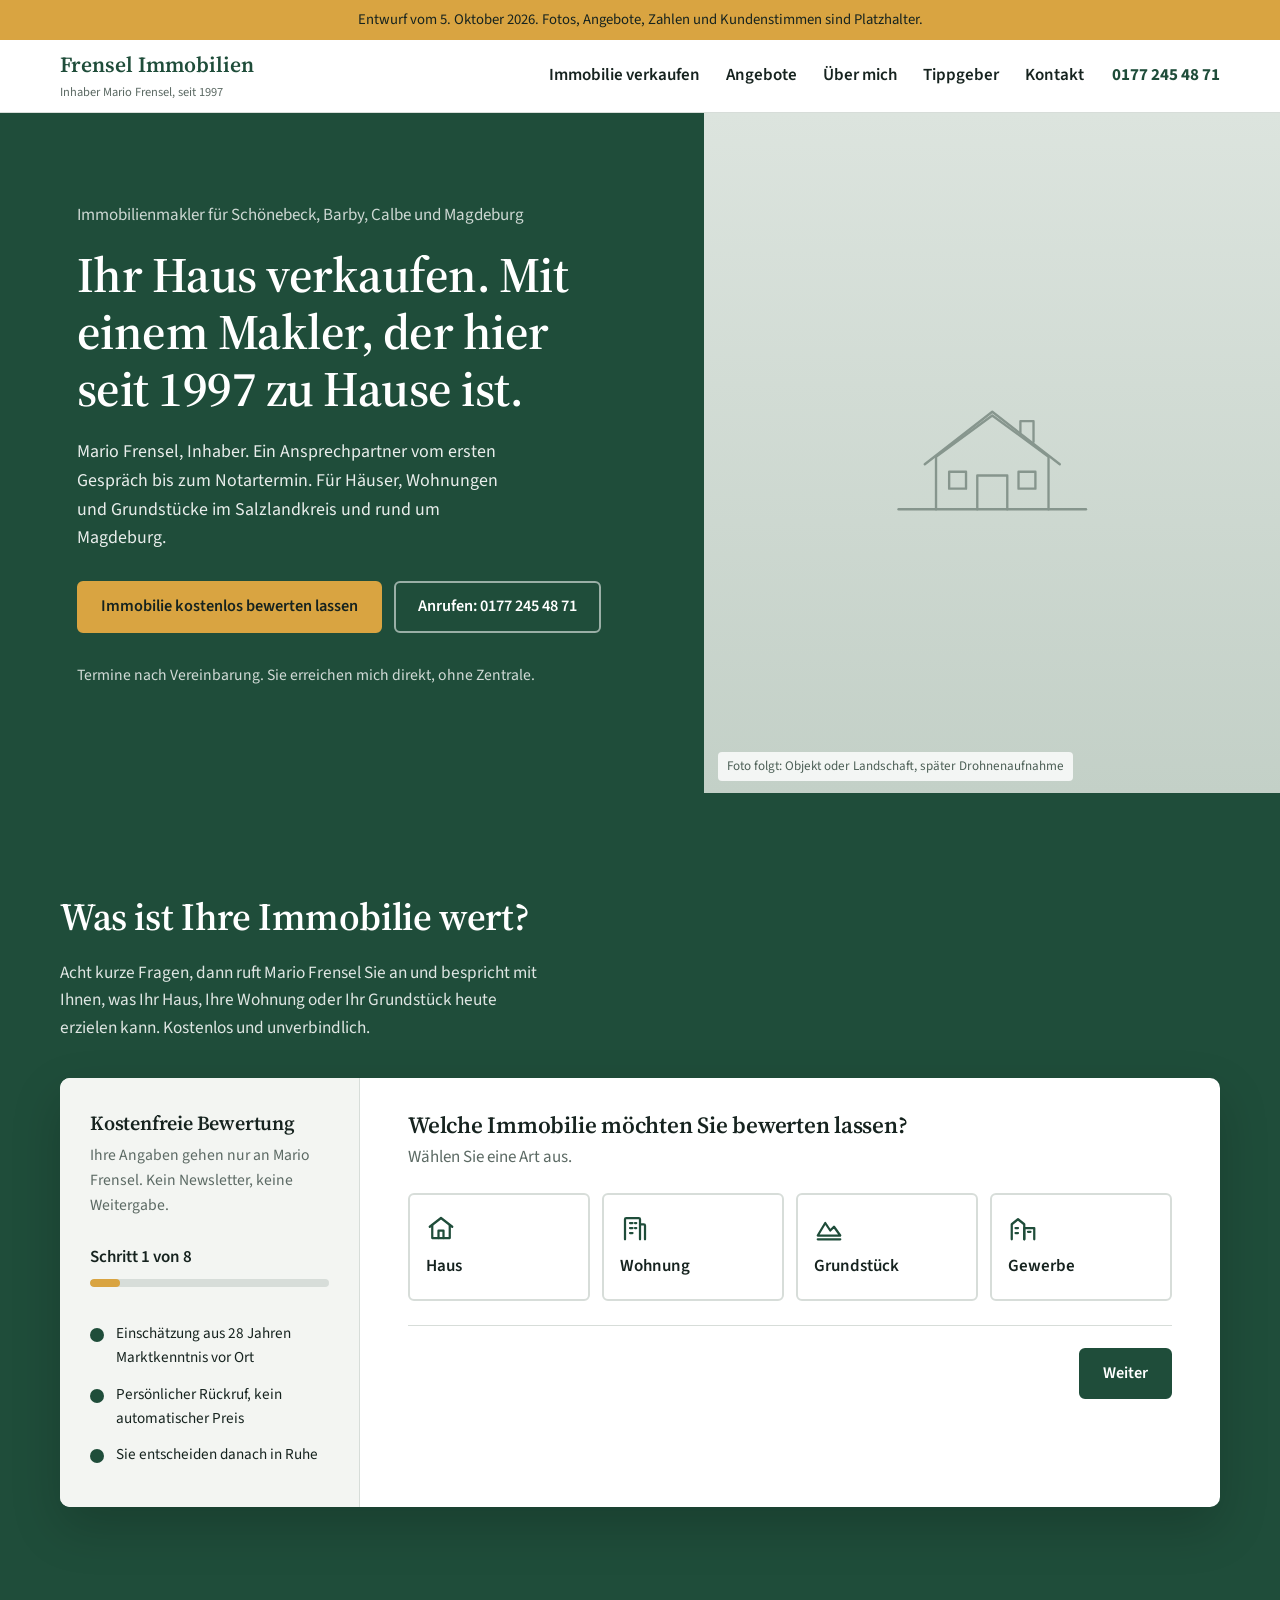
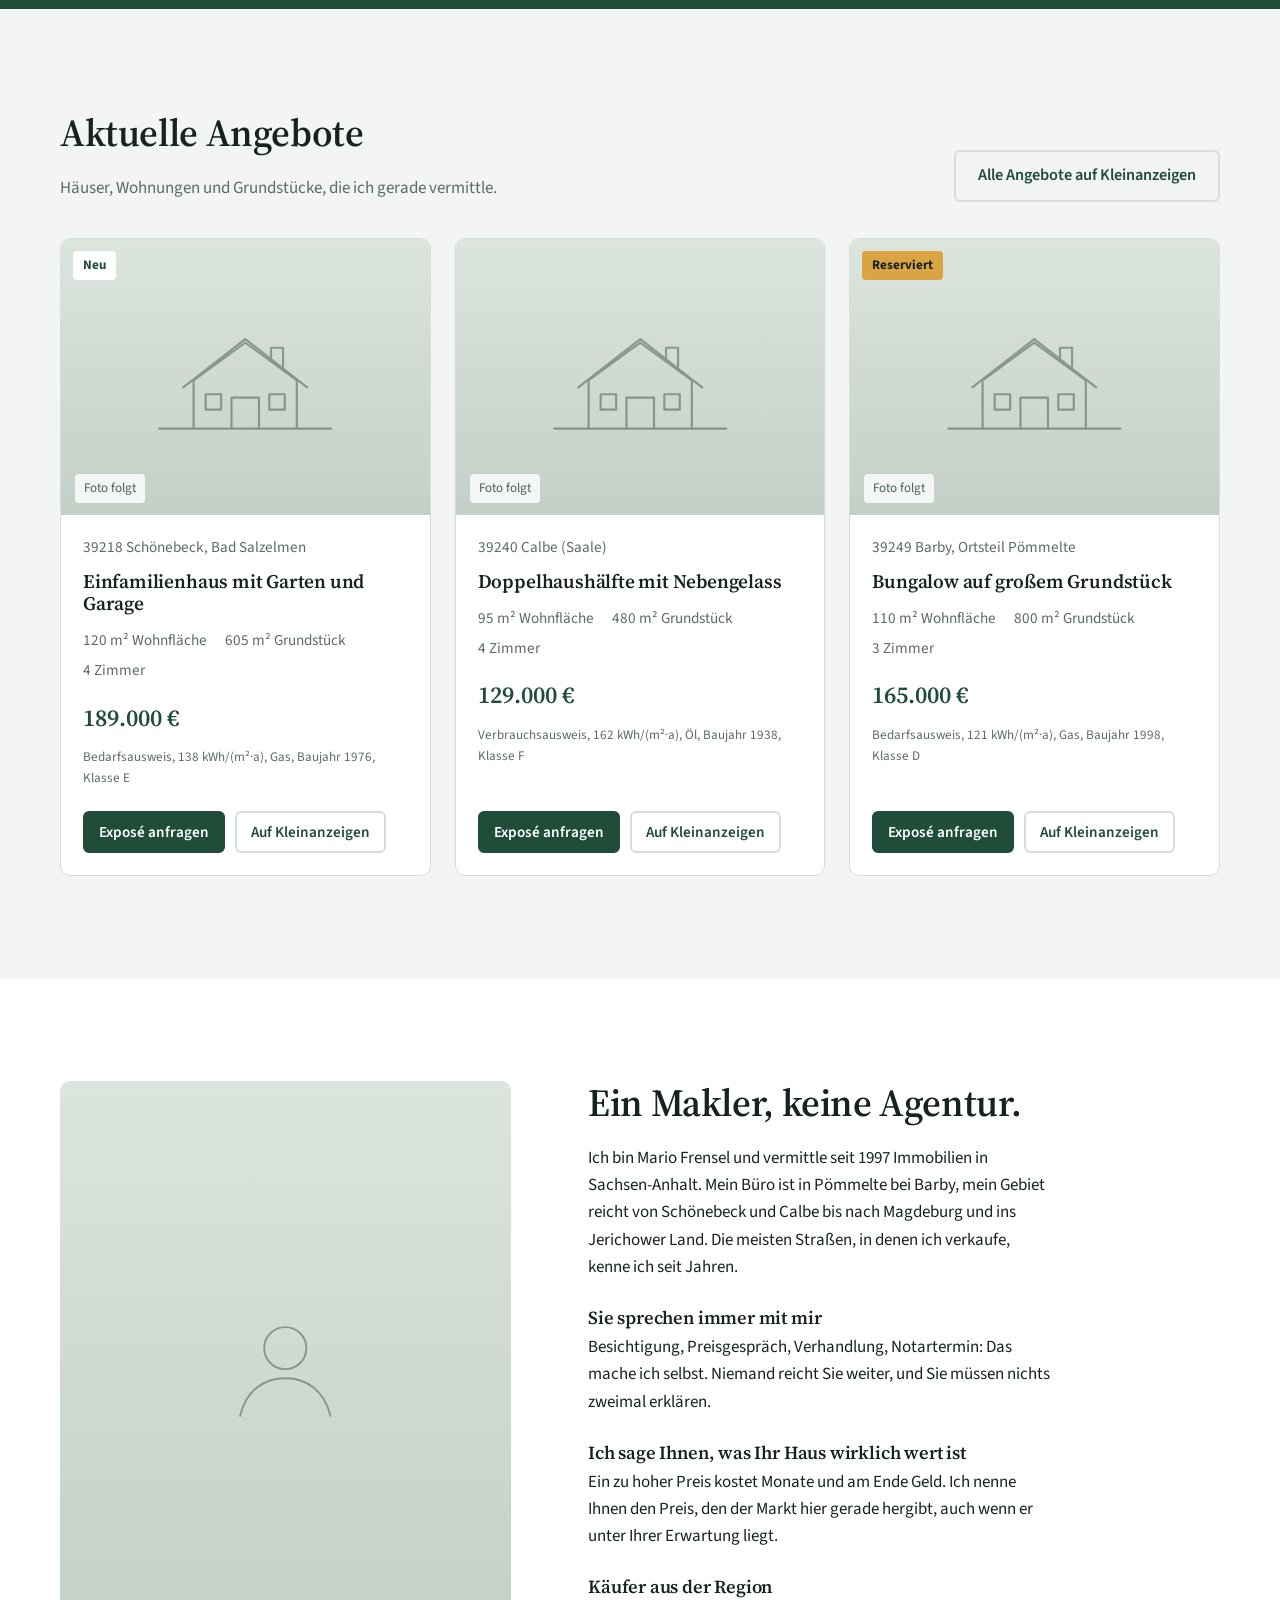
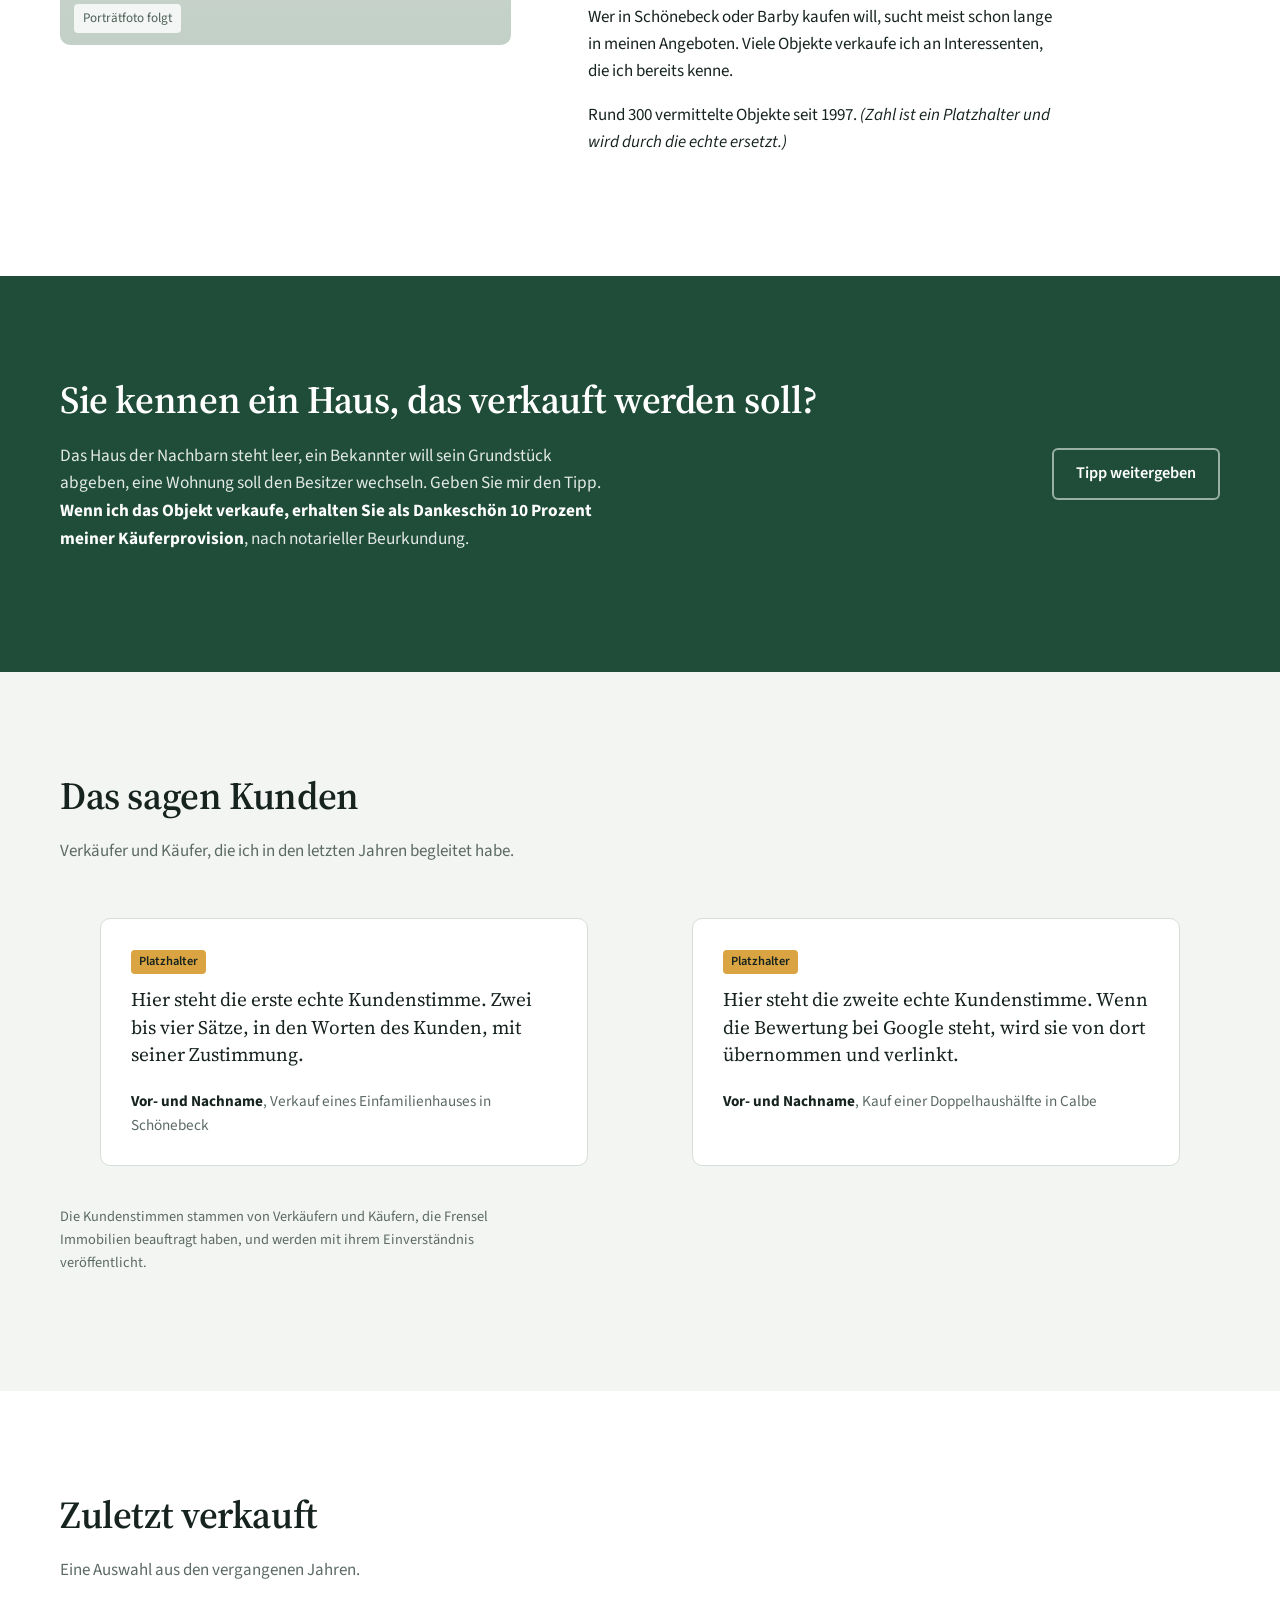
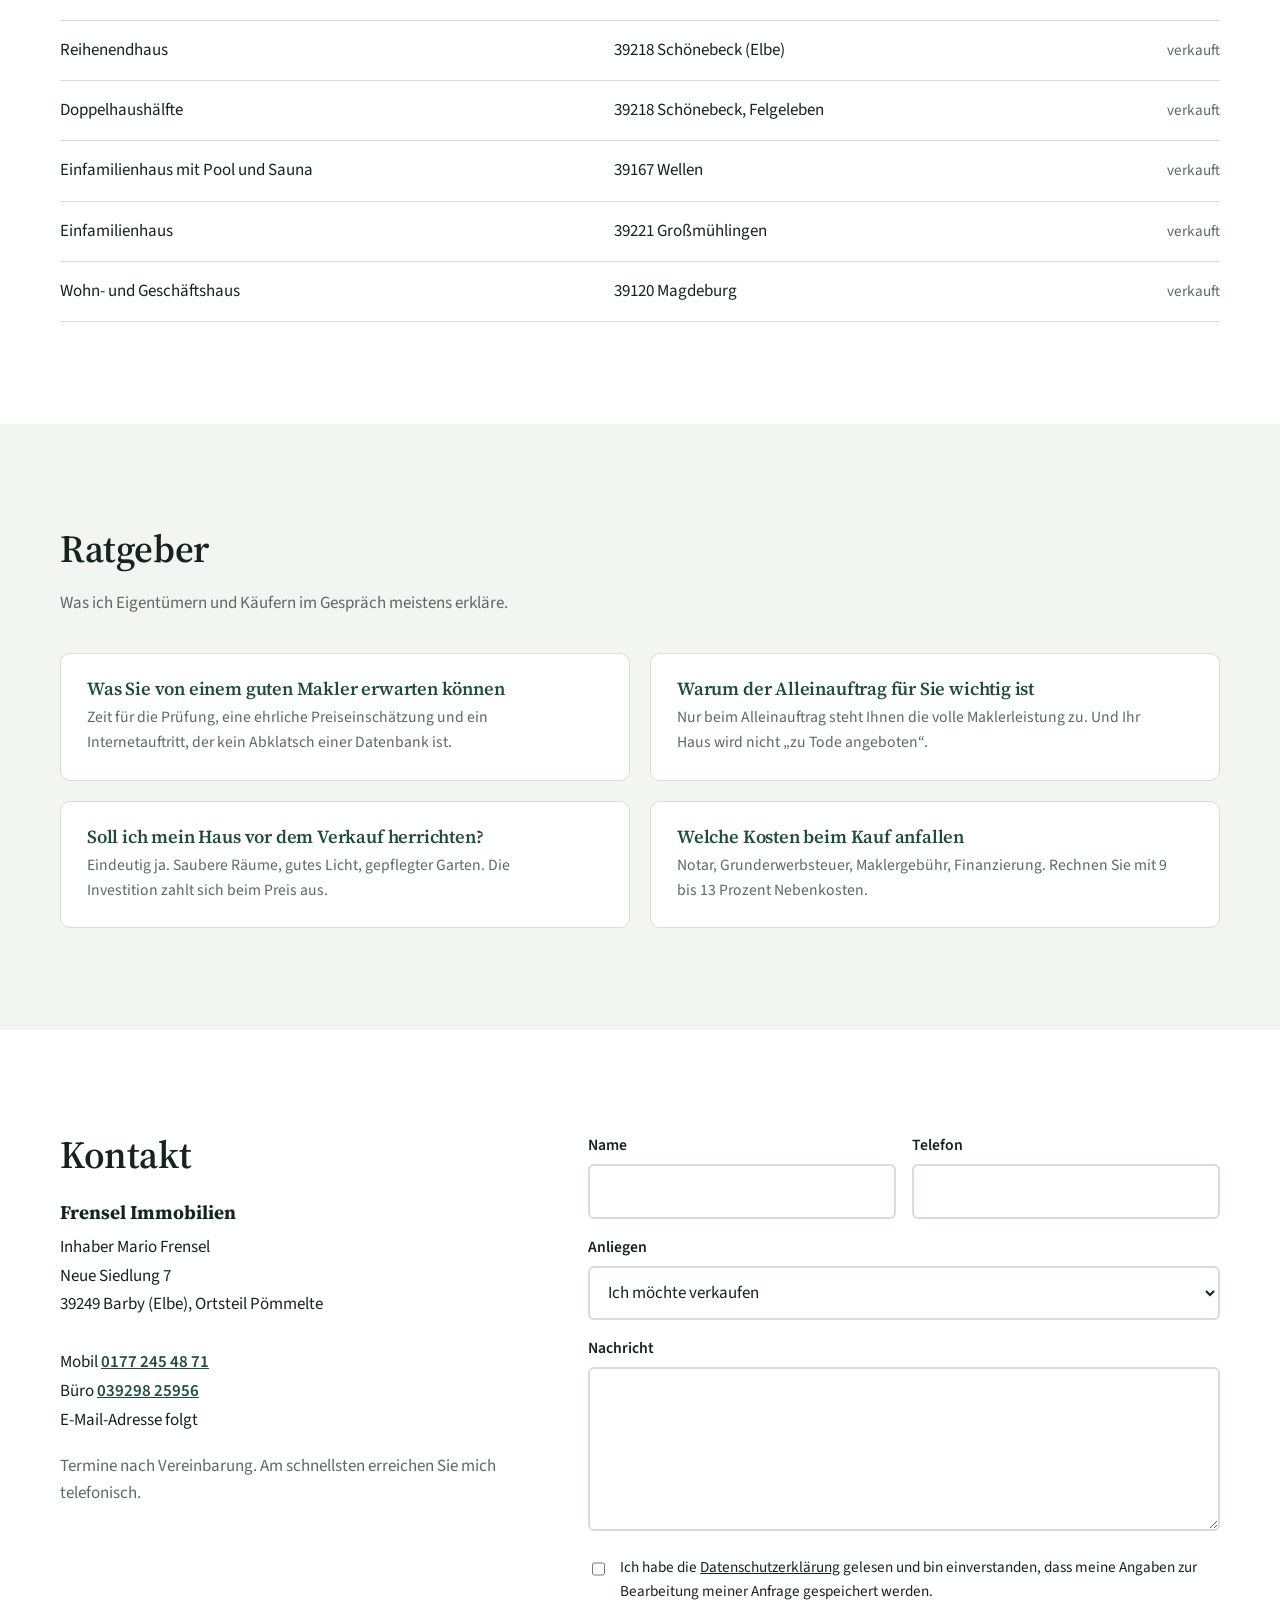
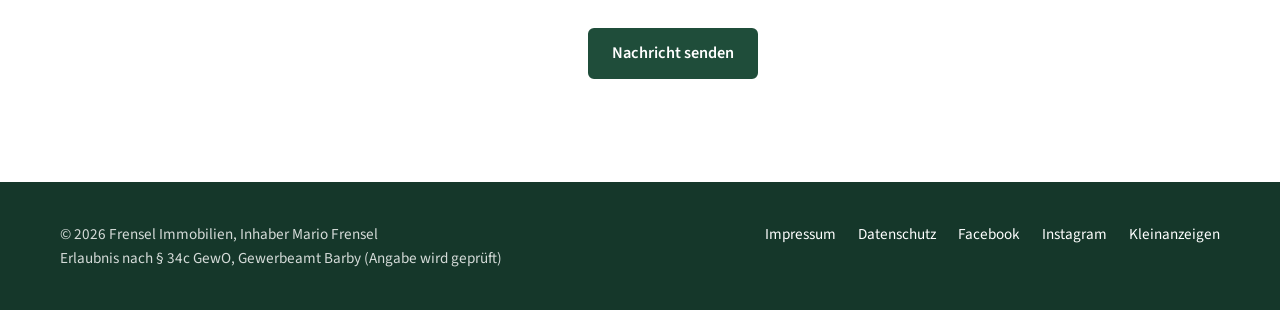
<file: mario.html>
<!doctype html>
<html lang="de">
<head>
<meta charset="utf-8">
<meta name="viewport" content="width=device-width, initial-scale=1">
<title>Frensel Immobilien. Immobilienmakler für Schönebeck, Barby und Magdeburg</title>
<meta name="description" content="Frensel Immobilien, Inhaber Mario Frensel. Seit 1997 Immobilienmakler für Häuser, Wohnungen und Grundstücke zwischen Magdeburg, Schönebeck und Barby. Kostenlose Immobilienbewertung.">
<!--
  ENTWURF. Stand 5. Oktober 2026.
  Alles mit data-platzhalter="1" wird durch echte Inhalte ersetzt:
  Fotos, Angebote, Kundenstimmen, Zahlen, E-Mail-Adresse.
  Schriften: im Livebetrieb lokal einbinden, nicht von Google laden.
  Formular: im Livebetrieb an einen Formulardienst auf den Namen des Kunden anschließen (siehe JS unten).
-->
<link rel="preconnect" href="https://fonts.googleapis.com">
<link rel="preconnect" href="https://fonts.gstatic.com" crossorigin>
<link href="https://fonts.googleapis.com/css2?family=Source+Sans+3:wght@400;600;700&family=Source+Serif+4:opsz,wght@8..60,500;8..60,600&display=swap" rel="stylesheet">
<style>
  :root {
    --fichte: #1F4D3A;
    --moor: #15372A;
    --bernstein: #D9A441;
    --bernstein-dunkel: #B9872E;
    --nebel: #F3F5F2;
    --weiss: #FFFFFF;
    --tinte: #16231F;
    --schiefer: #5C6A64;
    --linie: #D7DDD9;
    --serif: "Source Serif 4", Georgia, "Times New Roman", serif;
    --sans: "Source Sans 3", "Segoe UI", Roboto, Helvetica, Arial, sans-serif;
    --breite: 1160px;
    --rand: 20px;
    --radius: 6px;
  }

  *, *::before, *::after { box-sizing: border-box; }
  html { scroll-behavior: smooth; }
  @media (prefers-reduced-motion: reduce) { html { scroll-behavior: auto; } }

  body {
    margin: 0;
    font-family: var(--sans);
    font-size: 17px;
    line-height: 1.6;
    color: var(--tinte);
    background: var(--weiss);
  }

  h1, h2, h3 {
    font-family: var(--serif);
    font-weight: 600;
    line-height: 1.15;
    margin: 0 0 0.5em;
    letter-spacing: -0.01em;
  }
  h1 { font-size: clamp(2.1rem, 4.2vw, 3.1rem); }
  h2 { font-size: clamp(1.7rem, 3vw, 2.4rem); }
  h3 { font-size: 1.25rem; }
  p { margin: 0 0 1em; max-width: 62ch; }
  a { color: inherit; }
  img, svg { display: block; max-width: 100%; }
  fieldset { border: 0; padding: 0; margin: 0; min-width: 0; }
  [hidden] { display: none !important; }

  .innen {
    width: min(100% - 2 * var(--rand), var(--breite));
    margin-inline: auto;
  }

  .abschnitt { padding: clamp(56px, 8vw, 104px) 0; scroll-margin-top: 72px; }
  .abschnitt.nebel { background: var(--nebel); }
  .abschnitt.gruen { background: var(--fichte); color: var(--weiss); }

  .knopf {
    display: inline-flex;
    align-items: center;
    justify-content: center;
    gap: 10px;
    padding: 14px 22px;
    border-radius: var(--radius);
    font-weight: 600;
    font-size: 1.02rem;
    text-decoration: none;
    border: 2px solid transparent;
    cursor: pointer;
    font-family: inherit;
    line-height: 1.2;
  }
  .knopf.primaer { background: var(--bernstein); color: var(--tinte); border-color: var(--bernstein); }
  .knopf.primaer:hover { background: var(--bernstein-dunkel); border-color: var(--bernstein-dunkel); }
  .knopf.hell { background: transparent; color: var(--weiss); border-color: rgba(255,255,255,.55); }
  .knopf.hell:hover { border-color: var(--weiss); }
  .knopf.dunkel { background: var(--fichte); color: var(--weiss); border-color: var(--fichte); }
  .knopf.dunkel:hover { background: var(--moor); border-color: var(--moor); }
  .knopf.leise { background: transparent; color: var(--fichte); border-color: var(--linie); }
  .knopf.leise:hover { border-color: var(--fichte); }

  :focus-visible { outline: 3px solid var(--bernstein); outline-offset: 3px; }

  /* Entwurfshinweis */
  .entwurf {
    background: var(--bernstein);
    color: var(--tinte);
    font-size: 0.92rem;
    text-align: center;
    padding: 8px var(--rand);
  }

  /* Kopf */
  .kopf {
    position: sticky; top: 0; z-index: 20;
    background: var(--weiss);
    border-bottom: 1px solid var(--linie);
  }
  .kopf .innen {
    display: flex; align-items: center; gap: 28px;
    min-height: 72px;
  }
  .marke {
    font-family: var(--serif);
    font-weight: 600;
    font-size: 1.35rem;
    text-decoration: none;
    color: var(--fichte);
    white-space: nowrap;
  }
  .marke small { display: block; font-family: var(--sans); font-weight: 400; font-size: 0.78rem; color: var(--schiefer); letter-spacing: 0; }
  .kopf nav { margin-left: auto; }
  .kopf nav ul { list-style: none; margin: 0; padding: 0; display: flex; gap: 26px; }
  .kopf nav a { text-decoration: none; font-weight: 600; color: var(--tinte); }
  .kopf nav a:hover { color: var(--fichte); }
  .kopf .telefon { text-decoration: none; font-weight: 700; color: var(--fichte); white-space: nowrap; }
  .menue { display: none; margin-left: auto; background: none; border: 2px solid var(--linie); border-radius: var(--radius); padding: 8px 12px; font: inherit; font-weight: 600; cursor: pointer; }

  @media (max-width: 900px) {
    .kopf nav { display: none; }
    .kopf nav.offen { display: block; position: absolute; left: 0; right: 0; top: 100%; background: var(--weiss); border-bottom: 1px solid var(--linie); padding: 10px var(--rand) 18px; }
    .kopf nav.offen ul { flex-direction: column; gap: 6px; }
    .kopf nav.offen a { display: block; padding: 10px 0; border-bottom: 1px solid var(--linie); }
    .kopf .telefon { display: none; }
    .menue { display: inline-block; }
  }

  /* Bühne */
  .buehne { display: grid; grid-template-columns: 11fr 9fr; min-height: 560px; }
  .buehne-text {
    background: var(--fichte); color: var(--weiss);
    padding: clamp(48px, 7vw, 96px) clamp(24px, 6vw, 88px);
    display: flex; flex-direction: column; justify-content: center;
  }
  .buehne-text .ort { margin: 0 0 18px; color: rgba(255,255,255,.78); }
  .buehne-text h1 { margin-bottom: 20px; }
  .buehne-text p.lauf { font-size: 1.12rem; color: rgba(255,255,255,.9); max-width: 48ch; }
  .buehne-text .aktionen { display: flex; flex-wrap: wrap; gap: 12px; margin-top: 10px; }
  .buehne-text .nummer { margin-top: 30px; font-size: 0.98rem; color: rgba(255,255,255,.8); }
  .buehne-text .nummer strong { color: var(--weiss); font-size: 1.15rem; }
  .buehne-bild { position: relative; min-height: 320px; background: #C9D3CC; }
  @media (max-width: 900px) { .buehne { grid-template-columns: 1fr; } }

  /* Bildplatzhalter */
  .bild-platz {
    position: absolute; inset: 0;
    display: grid; place-items: center;
    background: linear-gradient(180deg, #DCE4DE 0%, #C3D0C7 100%);
    color: #4C5F56;
    overflow: hidden;
  }
  .bild-platz svg { width: 56%; height: auto; max-height: 70%; opacity: .55; }
  .bild-platz span {
    position: absolute; left: 14px; bottom: 12px;
    font-size: 0.82rem; background: rgba(255,255,255,.8); padding: 4px 9px; border-radius: 4px;
  }

  /* Bewertung */
  .bewertung-kopf { max-width: 60ch; margin-bottom: 36px; }
  .bewertung-kopf p { color: rgba(255,255,255,.86); font-size: 1.08rem; }
  .karte {
    background: var(--weiss); color: var(--tinte);
    border-radius: 10px;
    display: grid; grid-template-columns: 300px 1fr;
    overflow: hidden;
    box-shadow: 0 20px 50px rgba(0,0,0,.18);
  }
  .karte-seite {
    background: var(--nebel);
    padding: 34px 30px;
    border-right: 1px solid var(--linie);
  }
  .karte-seite h3 { margin-bottom: 8px; }
  .karte-seite p { font-size: 0.98rem; color: var(--schiefer); }
  .fortschritt { margin-top: 26px; }
  .fortschritt .schritt { font-weight: 600; margin-bottom: 8px; display: block; }
  .balken { height: 8px; background: var(--linie); border-radius: 99px; overflow: hidden; }
  .balken i { display: block; height: 100%; width: 12.5%; background: var(--bernstein); border-radius: 99px; transition: width .25s ease; }
  @media (prefers-reduced-motion: reduce) { .balken i { transition: none; } }
  .zusagen { list-style: none; padding: 0; margin: 28px 0 0; font-size: 0.95rem; }
  .zusagen li { padding: 6px 0 6px 26px; position: relative; }
  .zusagen li::before { content: ""; position: absolute; left: 0; top: 13px; width: 14px; height: 14px; border-radius: 50%; background: var(--fichte); }

  .karte-haupt { padding: 34px clamp(22px, 4vw, 48px); }
  .karte-haupt form { display: block; }
  .frage { display: none; }
  .frage.aktiv { display: block; }
  .frage h3 { font-size: 1.45rem; margin-bottom: 6px; }
  .frage .hinweis { color: var(--schiefer); margin-bottom: 22px; }

  .kacheln { display: grid; grid-template-columns: repeat(auto-fit, minmax(136px, 1fr)); gap: 12px; margin-bottom: 24px; }
  .kachel { position: relative; }
  .kachel input { position: absolute; opacity: 0; inset: 0; width: 100%; height: 100%; cursor: pointer; }
  .kachel span {
    display: flex; flex-direction: column; align-items: flex-start; gap: 10px;
    padding: 18px 16px;
    border: 2px solid var(--linie); border-radius: var(--radius);
    font-weight: 600; min-height: 92px;
    transition: border-color .15s ease, background-color .15s ease;
  }
  .kachel svg { width: 30px; height: 30px; stroke: var(--fichte); fill: none; stroke-width: 1.8; stroke-linecap: round; stroke-linejoin: round; }
  .kachel input:hover + span { border-color: var(--fichte); }
  .kachel input:checked + span { border-color: var(--fichte); background: #EAF1EC; }
  .kachel input:focus-visible + span { outline: 3px solid var(--bernstein); outline-offset: 2px; }

  .felder { display: grid; grid-template-columns: 1fr 1fr; gap: 16px; margin-bottom: 24px; }
  .feld { display: flex; flex-direction: column; gap: 6px; }
  .feld.breit { grid-column: 1 / -1; }
  .feld label { font-weight: 600; font-size: 0.98rem; }
  .feld input, .feld select, .feld textarea {
    font: inherit; padding: 12px 14px;
    border: 2px solid var(--linie); border-radius: var(--radius);
    background: var(--weiss); color: var(--tinte); width: 100%;
  }
  .feld input:focus, .feld select:focus, .feld textarea:focus { border-color: var(--fichte); outline: none; }
  .feld small { color: var(--schiefer); }
  .haken { display: flex; gap: 12px; align-items: flex-start; font-size: 0.95rem; margin-bottom: 24px; }
  .haken input { margin-top: 5px; width: 18px; height: 18px; }

  .steuerung { display: flex; justify-content: space-between; gap: 12px; align-items: center; border-top: 1px solid var(--linie); padding-top: 22px; }
  .fehler { color: #A23B2A; font-weight: 600; margin: -10px 0 16px; display: none; }
  .fehler.sichtbar { display: block; }

  .danke { display: none; }
  .danke.aktiv { display: block; }
  .danke h3 { font-size: 1.6rem; }

  @media (max-width: 820px) {
    .karte { grid-template-columns: 1fr; }
    .karte-seite { border-right: 0; border-bottom: 1px solid var(--linie); padding: 24px 22px; }
    .zusagen { display: none; }
    .felder { grid-template-columns: 1fr; }
    .kachel span { min-height: 76px; padding: 14px 12px; }
  }

  /* Abschnittsköpfe */
  .abschnitt-kopf { display: flex; justify-content: space-between; align-items: flex-end; gap: 24px; margin-bottom: 36px; flex-wrap: wrap; }
  .abschnitt-kopf p { margin: 0; color: var(--schiefer); }

  /* Angebote */
  .angebote { display: grid; grid-template-columns: repeat(3, 1fr); gap: 24px; }
  @media (max-width: 900px) { .angebote { grid-template-columns: 1fr; } }
  .angebot { background: var(--weiss); border: 1px solid var(--linie); border-radius: 10px; overflow: hidden; display: flex; flex-direction: column; }
  .angebot .bild { position: relative; aspect-ratio: 4 / 3; }
  .status {
    position: absolute; top: 12px; left: 12px; z-index: 1;
    font-size: 0.82rem; font-weight: 700; padding: 4px 10px; border-radius: 4px;
    background: var(--weiss); color: var(--fichte);
  }
  .status.reserviert { background: var(--bernstein); color: var(--tinte); }
  .status.verkauft { background: var(--tinte); color: var(--weiss); }
  .angebot .text { padding: 20px 22px 22px; display: flex; flex-direction: column; gap: 10px; flex: 1; }
  .angebot .ort { color: var(--schiefer); margin: 0; font-size: 0.95rem; }
  .angebot h3 { margin: 0; font-size: 1.2rem; }
  .daten { list-style: none; padding: 0; margin: 4px 0 0; display: flex; flex-wrap: wrap; gap: 6px 18px; color: var(--schiefer); font-size: 0.95rem; }
  .preis { font-family: var(--serif); font-size: 1.5rem; font-weight: 600; color: var(--fichte); margin: 6px 0 0; }
  .energie { font-size: 0.82rem; color: var(--schiefer); margin: 0; }
  .angebot .links { display: flex; gap: 10px; flex-wrap: wrap; margin-top: auto; padding-top: 12px; }
  .angebot .links .knopf { padding: 10px 14px; font-size: 0.95rem; }

  /* Über mich */
  .ueber { display: grid; grid-template-columns: 5fr 7fr; gap: clamp(32px, 6vw, 80px); align-items: start; }
  .portraet { position: relative; aspect-ratio: 4 / 5; border-radius: 10px; overflow: hidden; }
  .ueber h2 { margin-bottom: 20px; }
  .ueber h3 { font-size: 1.15rem; margin: 26px 0 6px; }
  .ueber p { max-width: 58ch; }
  @media (max-width: 820px) { .ueber { grid-template-columns: 1fr; } .portraet { max-width: 380px; } }

  /* Tippgeber */
  .tipp { display: grid; grid-template-columns: 1fr auto; gap: 32px; align-items: center; }
  .tipp p { color: rgba(255,255,255,.88); font-size: 1.08rem; }
  .tipp strong { color: var(--weiss); }
  @media (max-width: 820px) { .tipp { grid-template-columns: 1fr; } }

  /* Stimmen */
  .stimmen { display: grid; grid-template-columns: 1fr 1fr; gap: 24px; }
  @media (max-width: 820px) { .stimmen { grid-template-columns: 1fr; } }
  .stimme { background: var(--weiss); border: 1px solid var(--linie); border-radius: 10px; padding: 28px 30px; }
  .stimme blockquote { margin: 0; font-family: var(--serif); font-size: 1.2rem; line-height: 1.45; }
  .stimme blockquote p { max-width: none; }
  .stimme figcaption { margin-top: 16px; color: var(--schiefer); font-size: 0.95rem; }
  .stimme figcaption strong { color: var(--tinte); }
  .quelle { font-size: 0.9rem; color: var(--schiefer); margin-top: 22px; max-width: 70ch; }
  .platzhalter-marke { display: inline-block; font-size: 0.78rem; background: var(--bernstein); color: var(--tinte); padding: 2px 8px; border-radius: 4px; margin-bottom: 12px; font-weight: 600; }

  /* Verkauft */
  .verkauft-liste { list-style: none; padding: 0; margin: 0; border-top: 1px solid var(--linie); }
  .verkauft-liste li { display: grid; grid-template-columns: 1fr 1fr auto; gap: 16px; padding: 16px 0; border-bottom: 1px solid var(--linie); align-items: baseline; }
  .verkauft-liste li span:last-child { color: var(--schiefer); font-size: 0.95rem; }
  @media (max-width: 640px) { .verkauft-liste li { grid-template-columns: 1fr; gap: 2px; } }

  /* Ratgeber */
  .ratgeber { display: grid; grid-template-columns: repeat(2, 1fr); gap: 20px; }
  @media (max-width: 820px) { .ratgeber { grid-template-columns: 1fr; } }
  .ratgeber a { display: block; text-decoration: none; padding: 24px 26px; border: 1px solid var(--linie); border-radius: 10px; background: var(--weiss); }
  .ratgeber a:hover { border-color: var(--fichte); }
  .ratgeber h3 { margin-bottom: 6px; font-size: 1.15rem; color: var(--fichte); }
  .ratgeber p { margin: 0; color: var(--schiefer); font-size: 0.98rem; }

  /* Kontakt */
  .kontakt { display: grid; grid-template-columns: 5fr 7fr; gap: clamp(32px, 6vw, 80px); }
  @media (max-width: 820px) { .kontakt { grid-template-columns: 1fr; } }
  .kontakt address { font-style: normal; line-height: 1.7; }
  .kontakt address strong { display: block; font-family: var(--serif); font-size: 1.2rem; margin-bottom: 4px; }
  .kontakt address a { font-weight: 600; color: var(--fichte); }
  .kontakt .zeiten { margin-top: 18px; color: var(--schiefer); }

  /* Fuß */
  footer { background: var(--moor); color: rgba(255,255,255,.82); padding: 40px 0 110px; font-size: 0.95rem; }
  footer .innen { display: flex; flex-wrap: wrap; gap: 20px 40px; justify-content: space-between; align-items: flex-start; }
  footer ul { list-style: none; padding: 0; margin: 0; display: flex; flex-wrap: wrap; gap: 8px 22px; }
  footer a { color: var(--weiss); text-decoration: none; }
  footer a:hover { text-decoration: underline; }
  @media (min-width: 761px) { footer { padding-bottom: 40px; } }

  /* Mobile Leiste */
  .leiste { display: none; }
  @media (max-width: 760px) {
    .leiste {
      display: grid; grid-template-columns: 1fr 1fr; gap: 8px;
      position: fixed; left: 0; right: 0; bottom: 0; z-index: 30;
      padding: 10px var(--rand) calc(10px + env(safe-area-inset-bottom));
      background: var(--weiss); border-top: 1px solid var(--linie);
    }
    .leiste .knopf { padding: 12px 10px; font-size: 0.98rem; }
  }
</style>
</head>
<body>

<svg width="0" height="0" style="position:absolute" aria-hidden="true">
  <defs>
    <symbol id="haus-grafik" viewBox="0 0 240 160">
      <g fill="none" stroke="currentColor" stroke-width="2.5" stroke-linejoin="round" stroke-linecap="round">
        <path d="M20 140 H220"/>
        <path d="M60 140 V84 L120 40 L180 84 V140"/>
        <path d="M48 92 L120 36 L192 92"/>
        <path d="M150 58 V46 H164 V68"/>
        <path d="M104 140 V104 H136 V140"/>
        <path d="M74 100 H92 V118 H74 Z"/>
        <path d="M148 100 H166 V118 H148 Z"/>
      </g>
    </symbol>
  </defs>
</svg>

<div class="entwurf" data-platzhalter="1">Entwurf vom 5. Oktober 2026. Fotos, Angebote, Zahlen und Kundenstimmen sind Platzhalter.</div>

<header class="kopf">
  <div class="innen">
    <a class="marke" href="#">Frensel Immobilien<small>Inhaber Mario Frensel, seit 1997</small></a>
    <button class="menue" type="button" aria-expanded="false" aria-controls="hauptnav">Menü</button>
    <nav id="hauptnav">
      <ul>
        <li><a href="#bewertung">Immobilie verkaufen</a></li>
        <li><a href="#angebote">Angebote</a></li>
        <li><a href="#ueber-mich">Über mich</a></li>
        <li><a href="#tippgeber">Tippgeber</a></li>
        <li><a href="#kontakt">Kontakt</a></li>
      </ul>
    </nav>
    <a class="telefon" href="tel:+491772454871">0177 245 48 71</a>
  </div>
</header>

<main>

<section class="buehne">
  <div class="buehne-text">
    <p class="ort">Immobilienmakler für Schönebeck, Barby, Calbe und Magdeburg</p>
    <h1>Ihr Haus verkaufen. Mit einem Makler, der hier seit 1997 zu Hause ist.</h1>
    <p class="lauf">Mario Frensel, Inhaber. Ein Ansprechpartner vom ersten Gespräch bis zum Notartermin. Für Häuser, Wohnungen und Grundstücke im Salzlandkreis und rund um Magdeburg.</p>
    <div class="aktionen">
      <a class="knopf primaer" href="#bewertung">Immobilie kostenlos bewerten lassen</a>
      <a class="knopf hell" href="tel:+491772454871">Anrufen: 0177 245 48 71</a>
    </div>
    <p class="nummer">Termine nach Vereinbarung. Sie erreichen mich direkt, ohne Zentrale.</p>
  </div>
  <div class="buehne-bild">
    <div class="bild-platz" data-platzhalter="1">
      <svg><use href="#haus-grafik"/></svg>
      <span>Foto folgt: Objekt oder Landschaft, später Drohnenaufnahme</span>
    </div>
  </div>
</section>

<section id="bewertung" class="abschnitt gruen">
  <div class="innen">
    <div class="bewertung-kopf">
      <h2>Was ist Ihre Immobilie wert?</h2>
      <p>Acht kurze Fragen, dann ruft Mario Frensel Sie an und bespricht mit Ihnen, was Ihr Haus, Ihre Wohnung oder Ihr Grundstück heute erzielen kann. Kostenlos und unverbindlich.</p>
    </div>

    <div class="karte">
      <aside class="karte-seite">
        <h3>Kostenfreie Bewertung</h3>
        <p>Ihre Angaben gehen nur an Mario Frensel. Kein Newsletter, keine Weitergabe.</p>
        <div class="fortschritt">
          <span class="schritt" id="schritt-anzeige">Schritt 1 von 8</span>
          <div class="balken" role="progressbar" aria-valuemin="1" aria-valuemax="8" aria-valuenow="1" aria-labelledby="schritt-anzeige"><i id="balken"></i></div>
        </div>
        <ul class="zusagen">
          <li>Einschätzung aus 28 Jahren Marktkenntnis vor Ort</li>
          <li>Persönlicher Rückruf, kein automatischer Preis</li>
          <li>Sie entscheiden danach in Ruhe</li>
        </ul>
      </aside>

      <div class="karte-haupt">
        <form id="bewertungsformular" novalidate>

          <fieldset class="frage aktiv" data-schritt="1">
            <h3>Welche Immobilie möchten Sie bewerten lassen?</h3>
            <p class="hinweis">Wählen Sie eine Art aus.</p>
            <div class="kacheln">
              <label class="kachel"><input type="radio" name="objektart" value="Haus" required><span><svg viewBox="0 0 24 24"><path d="M3 11 12 4l9 7"/><path d="M5 10v10h14V10"/><path d="M10 20v-6h4v6"/></svg>Haus</span></label>
              <label class="kachel"><input type="radio" name="objektart" value="Wohnung"><span><svg viewBox="0 0 24 24"><path d="M4 21V5a1 1 0 0 1 1-1h10a1 1 0 0 1 1 1v16"/><path d="M16 9h3a1 1 0 0 1 1 1v11"/><path d="M8 8h2M8 12h2M8 16h2M12 8h1M12 12h1"/></svg>Wohnung</span></label>
              <label class="kachel"><input type="radio" name="objektart" value="Grundstück"><span><svg viewBox="0 0 24 24"><path d="M3 18 9 8l4 6 3-3 5 7Z"/><path d="M3 21h18"/></svg>Grundstück</span></label>
              <label class="kachel"><input type="radio" name="objektart" value="Gewerbe"><span><svg viewBox="0 0 24 24"><path d="M3 21V9l5-4 5 4v12"/><path d="M13 21V12h8v9"/><path d="M6 12h2M6 16h2M16 15h2"/></svg>Gewerbe</span></label>
            </div>
          </fieldset>

          <fieldset class="frage" data-schritt="2">
            <h3>Wofür brauchen Sie die Bewertung?</h3>
            <p class="hinweis">Das hilft, das Gespräch vorzubereiten.</p>
            <div class="kacheln">
              <label class="kachel"><input type="radio" name="zweck" value="Verkauf geplant" required><span>Ich möchte verkaufen</span></label>
              <label class="kachel"><input type="radio" name="zweck" value="Orientierung"><span>Ich will erst einmal wissen, wo ich stehe</span></label>
              <label class="kachel"><input type="radio" name="zweck" value="Erbschaft oder Trennung"><span>Erbschaft oder Trennung</span></label>
              <label class="kachel"><input type="radio" name="zweck" value="Vermieten oder verkaufen"><span>Vermieten oder verkaufen, ich bin unsicher</span></label>
            </div>
          </fieldset>

          <fieldset class="frage" data-schritt="3">
            <h3>Wo liegt die Immobilie?</h3>
            <p class="hinweis">Ort und Postleitzahl reichen. Die genaue Adresse besprechen wir am Telefon.</p>
            <div class="felder">
              <div class="feld"><label for="plz">Postleitzahl</label><input id="plz" name="plz" type="text" inputmode="numeric" pattern="[0-9]{5}" required></div>
              <div class="feld"><label for="ort">Ort</label><input id="ort" name="ort" type="text" required></div>
            </div>
          </fieldset>

          <fieldset class="frage" data-schritt="4">
            <h3>Wie groß ist die Immobilie?</h3>
            <p class="hinweis">Ungefähre Angaben genügen.</p>
            <div class="felder">
              <div class="feld"><label for="wohnflaeche">Wohn- oder Nutzfläche in m²</label><input id="wohnflaeche" name="wohnflaeche" type="number" min="0" inputmode="numeric"><small>Bei Grundstücken leer lassen</small></div>
              <div class="feld"><label for="grundstueck">Grundstück in m²</label><input id="grundstueck" name="grundstueck" type="number" min="0" inputmode="numeric"><small>Bei Wohnungen leer lassen</small></div>
            </div>
          </fieldset>

          <fieldset class="frage" data-schritt="5">
            <h3>Wann wurde das Gebäude gebaut?</h3>
            <p class="hinweis">Bei Grundstücken ohne Gebäude können Sie diesen Schritt überspringen.</p>
            <div class="kacheln">
              <label class="kachel"><input type="radio" name="baujahr" value="vor 1950"><span>Vor 1950</span></label>
              <label class="kachel"><input type="radio" name="baujahr" value="1950 bis 1989"><span>1950 bis 1989</span></label>
              <label class="kachel"><input type="radio" name="baujahr" value="1990 bis 2009"><span>1990 bis 2009</span></label>
              <label class="kachel"><input type="radio" name="baujahr" value="ab 2010"><span>Ab 2010</span></label>
            </div>
          </fieldset>

          <fieldset class="frage" data-schritt="6">
            <h3>In welchem Zustand ist die Immobilie?</h3>
            <p class="hinweis">Schätzen Sie ehrlich, das macht die Einschätzung genauer.</p>
            <div class="kacheln">
              <label class="kachel"><input type="radio" name="zustand" value="Neuwertig" required><span>Neuwertig oder frisch saniert</span></label>
              <label class="kachel"><input type="radio" name="zustand" value="Gepflegt"><span>Gepflegt, bewohnbar</span></label>
              <label class="kachel"><input type="radio" name="zustand" value="Renovierungsbedarf"><span>Renovierung nötig</span></label>
              <label class="kachel"><input type="radio" name="zustand" value="Sanierungsbedarf"><span>Umfassende Sanierung nötig</span></label>
            </div>
          </fieldset>

          <fieldset class="frage" data-schritt="7">
            <h3>Wann möchten Sie verkaufen?</h3>
            <p class="hinweis">Auch „noch offen“ ist eine gute Antwort.</p>
            <div class="kacheln">
              <label class="kachel"><input type="radio" name="zeitpunkt" value="So bald wie möglich" required><span>So bald wie möglich</span></label>
              <label class="kachel"><input type="radio" name="zeitpunkt" value="In 3 bis 6 Monaten"><span>In drei bis sechs Monaten</span></label>
              <label class="kachel"><input type="radio" name="zeitpunkt" value="Später"><span>Später als in sechs Monaten</span></label>
              <label class="kachel"><input type="radio" name="zeitpunkt" value="Noch offen"><span>Noch offen</span></label>
            </div>
          </fieldset>

          <fieldset class="frage" data-schritt="8">
            <h3>Wie erreicht Mario Frensel Sie?</h3>
            <p class="hinweis">Er ruft Sie an und bespricht die Bewertung mit Ihnen.</p>
            <div class="felder">
              <div class="feld"><label for="vorname">Vorname</label><input id="vorname" name="vorname" type="text" autocomplete="given-name" required></div>
              <div class="feld"><label for="nachname">Nachname</label><input id="nachname" name="nachname" type="text" autocomplete="family-name" required></div>
              <div class="feld"><label for="telefonnr">Telefon</label><input id="telefonnr" name="telefon" type="tel" autocomplete="tel" required></div>
              <div class="feld"><label for="email">E-Mail (freiwillig)</label><input id="email" name="email" type="email" autocomplete="email"></div>
              <div class="feld breit"><label for="erreichbar">Wann passt ein Anruf am besten?</label><input id="erreichbar" name="erreichbar" type="text" placeholder="zum Beispiel werktags ab 17 Uhr"></div>
            </div>
            <label class="haken"><input type="checkbox" name="datenschutz" required><span>Ich habe die <a href="#datenschutz">Datenschutzerklärung</a> gelesen und bin einverstanden, dass meine Angaben zur Bearbeitung meiner Anfrage gespeichert werden.</span></label>
          </fieldset>

          <p class="fehler" id="fehler">Bitte füllen Sie die markierten Felder aus.</p>

          <div class="steuerung">
            <button class="knopf leise" type="button" id="zurueck" hidden>Zurück</button>
            <button class="knopf dunkel" type="button" id="weiter" style="margin-left:auto">Weiter</button>
            <button class="knopf primaer" type="submit" id="senden" hidden style="margin-left:auto">Anfrage senden</button>
          </div>
        </form>

        <div class="danke" id="danke">
          <h3>Vielen Dank. Ihre Anfrage ist angekommen.</h3>
          <p>Mario Frensel meldet sich bei Ihnen telefonisch. Wenn es eilt, erreichen Sie ihn direkt unter <a href="tel:+491772454871"><strong>0177 245 48 71</strong></a>.</p>
        </div>
      </div>
    </div>
  </div>
</section>

<section id="angebote" class="abschnitt nebel">
  <div class="innen">
    <div class="abschnitt-kopf">
      <div>
        <h2>Aktuelle Angebote</h2>
        <p>Häuser, Wohnungen und Grundstücke, die ich gerade vermittle.</p>
      </div>
      <a class="knopf leise" href="#" data-platzhalter="1">Alle Angebote auf Kleinanzeigen</a>
    </div>

    <div class="angebote" data-platzhalter="1">
      <article class="angebot">
        <div class="bild"><span class="status">Neu</span><div class="bild-platz"><svg><use href="#haus-grafik"/></svg><span>Foto folgt</span></div></div>
        <div class="text">
          <p class="ort">39218 Schönebeck, Bad Salzelmen</p>
          <h3>Einfamilienhaus mit Garten und Garage</h3>
          <ul class="daten"><li>120 m² Wohnfläche</li><li>605 m² Grundstück</li><li>4 Zimmer</li></ul>
          <p class="preis">189.000 €</p>
          <p class="energie">Bedarfsausweis, 138 kWh/(m²·a), Gas, Baujahr 1976, Klasse E</p>
          <div class="links"><a class="knopf dunkel" href="#kontakt">Exposé anfragen</a><a class="knopf leise" href="#">Auf Kleinanzeigen</a></div>
        </div>
      </article>
      <article class="angebot">
        <div class="bild"><div class="bild-platz"><svg><use href="#haus-grafik"/></svg><span>Foto folgt</span></div></div>
        <div class="text">
          <p class="ort">39240 Calbe (Saale)</p>
          <h3>Doppelhaushälfte mit Nebengelass</h3>
          <ul class="daten"><li>95 m² Wohnfläche</li><li>480 m² Grundstück</li><li>4 Zimmer</li></ul>
          <p class="preis">129.000 €</p>
          <p class="energie">Verbrauchsausweis, 162 kWh/(m²·a), Öl, Baujahr 1938, Klasse F</p>
          <div class="links"><a class="knopf dunkel" href="#kontakt">Exposé anfragen</a><a class="knopf leise" href="#">Auf Kleinanzeigen</a></div>
        </div>
      </article>
      <article class="angebot">
        <div class="bild"><span class="status reserviert">Reserviert</span><div class="bild-platz"><svg><use href="#haus-grafik"/></svg><span>Foto folgt</span></div></div>
        <div class="text">
          <p class="ort">39249 Barby, Ortsteil Pömmelte</p>
          <h3>Bungalow auf großem Grundstück</h3>
          <ul class="daten"><li>110 m² Wohnfläche</li><li>800 m² Grundstück</li><li>3 Zimmer</li></ul>
          <p class="preis">165.000 €</p>
          <p class="energie">Bedarfsausweis, 121 kWh/(m²·a), Gas, Baujahr 1998, Klasse D</p>
          <div class="links"><a class="knopf dunkel" href="#kontakt">Exposé anfragen</a><a class="knopf leise" href="#">Auf Kleinanzeigen</a></div>
        </div>
      </article>
    </div>
  </div>
</section>

<section id="ueber-mich" class="abschnitt">
  <div class="innen ueber">
    <div class="portraet">
      <div class="bild-platz" data-platzhalter="1"><svg viewBox="0 0 240 160" style="width:40%"><g fill="none" stroke="currentColor" stroke-width="2.5" stroke-linecap="round"><circle cx="120" cy="60" r="28"/><path d="M60 150c8-34 32-50 60-50s52 16 60 50"/></g></svg><span>Porträtfoto folgt</span></div>
    </div>
    <div>
      <h2>Ein Makler, keine Agentur.</h2>
      <p>Ich bin Mario Frensel und vermittle seit 1997 Immobilien in Sachsen-Anhalt. Mein Büro ist in Pömmelte bei Barby, mein Gebiet reicht von Schönebeck und Calbe bis nach Magdeburg und ins Jerichower Land. Die meisten Straßen, in denen ich verkaufe, kenne ich seit Jahren.</p>

      <h3>Sie sprechen immer mit mir</h3>
      <p>Besichtigung, Preisgespräch, Verhandlung, Notartermin: Das mache ich selbst. Niemand reicht Sie weiter, und Sie müssen nichts zweimal erklären.</p>

      <h3>Ich sage Ihnen, was Ihr Haus wirklich wert ist</h3>
      <p>Ein zu hoher Preis kostet Monate und am Ende Geld. Ich nenne Ihnen den Preis, den der Markt hier gerade hergibt, auch wenn er unter Ihrer Erwartung liegt.</p>

      <h3>Käufer aus der Region</h3>
      <p>Wer in Schönebeck oder Barby kaufen will, sucht meist schon lange in meinen Angeboten. Viele Objekte verkaufe ich an Interessenten, die ich bereits kenne.</p>

      <p data-platzhalter="1">Rund 300 vermittelte Objekte seit 1997. <em>(Zahl ist ein Platzhalter und wird durch die echte ersetzt.)</em></p>
    </div>
  </div>
</section>

<section id="tippgeber" class="abschnitt gruen">
  <div class="innen tipp">
    <div>
      <h2>Sie kennen ein Haus, das verkauft werden soll?</h2>
      <p>Das Haus der Nachbarn steht leer, ein Bekannter will sein Grundstück abgeben, eine Wohnung soll den Besitzer wechseln. Geben Sie mir den Tipp. <strong>Wenn ich das Objekt verkaufe, erhalten Sie als Dankeschön 10 Prozent meiner Käuferprovision</strong>, nach notarieller Beurkundung.</p>
    </div>
    <a class="knopf hell" href="#kontakt">Tipp weitergeben</a>
  </div>
</section>

<section class="abschnitt nebel">
  <div class="innen">
    <div class="abschnitt-kopf">
      <div>
        <h2>Das sagen Kunden</h2>
        <p>Verkäufer und Käufer, die ich in den letzten Jahren begleitet habe.</p>
      </div>
    </div>
    <div class="stimmen" data-platzhalter="1">
      <figure class="stimme">
        <span class="platzhalter-marke">Platzhalter</span>
        <blockquote><p>Hier steht die erste echte Kundenstimme. Zwei bis vier Sätze, in den Worten des Kunden, mit seiner Zustimmung.</p></blockquote>
        <figcaption><strong>Vor- und Nachname</strong>, Verkauf eines Einfamilienhauses in Schönebeck</figcaption>
      </figure>
      <figure class="stimme">
        <span class="platzhalter-marke">Platzhalter</span>
        <blockquote><p>Hier steht die zweite echte Kundenstimme. Wenn die Bewertung bei Google steht, wird sie von dort übernommen und verlinkt.</p></blockquote>
        <figcaption><strong>Vor- und Nachname</strong>, Kauf einer Doppelhaushälfte in Calbe</figcaption>
      </figure>
    </div>
    <p class="quelle">Die Kundenstimmen stammen von Verkäufern und Käufern, die Frensel Immobilien beauftragt haben, und werden mit ihrem Einverständnis veröffentlicht.</p>
  </div>
</section>

<section class="abschnitt">
  <div class="innen">
    <div class="abschnitt-kopf">
      <div>
        <h2>Zuletzt verkauft</h2>
        <p>Eine Auswahl aus den vergangenen Jahren.</p>
      </div>
    </div>
    <ul class="verkauft-liste" data-platzhalter="1">
      <li><span>Reihenendhaus</span><span>39218 Schönebeck (Elbe)</span><span>verkauft</span></li>
      <li><span>Doppelhaushälfte</span><span>39218 Schönebeck, Felgeleben</span><span>verkauft</span></li>
      <li><span>Einfamilienhaus mit Pool und Sauna</span><span>39167 Wellen</span><span>verkauft</span></li>
      <li><span>Einfamilienhaus</span><span>39221 Großmühlingen</span><span>verkauft</span></li>
      <li><span>Wohn- und Geschäftshaus</span><span>39120 Magdeburg</span><span>verkauft</span></li>
    </ul>
  </div>
</section>

<section class="abschnitt nebel">
  <div class="innen">
    <div class="abschnitt-kopf">
      <div>
        <h2>Ratgeber</h2>
        <p>Was ich Eigentümern und Käufern im Gespräch meistens erkläre.</p>
      </div>
    </div>
    <div class="ratgeber">
      <a href="#"><h3>Was Sie von einem guten Makler erwarten können</h3><p>Zeit für die Prüfung, eine ehrliche Preiseinschätzung und ein Internetauftritt, der kein Abklatsch einer Datenbank ist.</p></a>
      <a href="#"><h3>Warum der Alleinauftrag für Sie wichtig ist</h3><p>Nur beim Alleinauftrag steht Ihnen die volle Maklerleistung zu. Und Ihr Haus wird nicht „zu Tode angeboten“.</p></a>
      <a href="#"><h3>Soll ich mein Haus vor dem Verkauf herrichten?</h3><p>Eindeutig ja. Saubere Räume, gutes Licht, gepflegter Garten. Die Investition zahlt sich beim Preis aus.</p></a>
      <a href="#"><h3>Welche Kosten beim Kauf anfallen</h3><p>Notar, Grunderwerbsteuer, Maklergebühr, Finanzierung. Rechnen Sie mit 9 bis 13 Prozent Nebenkosten.</p></a>
    </div>
  </div>
</section>

<section id="kontakt" class="abschnitt">
  <div class="innen kontakt">
    <div>
      <h2>Kontakt</h2>
      <address>
        <strong>Frensel Immobilien</strong>
        Inhaber Mario Frensel<br>
        Neue Siedlung 7<br>
        39249 Barby (Elbe), Ortsteil Pömmelte<br><br>
        Mobil <a href="tel:+491772454871">0177 245 48 71</a><br>
        Büro <a href="tel:+493929825956">039298 25956</a><br>
        <span data-platzhalter="1">E-Mail-Adresse folgt</span>
      </address>
      <p class="zeiten">Termine nach Vereinbarung. Am schnellsten erreichen Sie mich telefonisch.</p>
    </div>
    <form id="kontaktformular" novalidate>
      <div class="felder">
        <div class="feld"><label for="k-name">Name</label><input id="k-name" name="name" type="text" required></div>
        <div class="feld"><label for="k-telefon">Telefon</label><input id="k-telefon" name="telefon" type="tel" required></div>
        <div class="feld breit"><label for="k-anliegen">Anliegen</label>
          <select id="k-anliegen" name="anliegen">
            <option>Ich möchte verkaufen</option>
            <option>Ich interessiere mich für ein Angebot</option>
            <option>Ich habe einen Tipp</option>
            <option>Etwas anderes</option>
          </select>
        </div>
        <div class="feld breit"><label for="k-nachricht">Nachricht</label><textarea id="k-nachricht" name="nachricht" rows="5"></textarea></div>
      </div>
      <label class="haken"><input type="checkbox" name="datenschutz" required><span>Ich habe die <a href="#datenschutz">Datenschutzerklärung</a> gelesen und bin einverstanden, dass meine Angaben zur Bearbeitung meiner Anfrage gespeichert werden.</span></label>
      <button class="knopf dunkel" type="submit">Nachricht senden</button>
      <p class="danke" id="kontakt-danke" style="margin-top:16px">Danke, Ihre Nachricht ist angekommen. Mario Frensel meldet sich bei Ihnen.</p>
    </form>
  </div>
</section>

</main>

<footer>
  <div class="innen">
    <div>
      <div>© 2026 Frensel Immobilien, Inhaber Mario Frensel</div>
      <div>Erlaubnis nach § 34c GewO, Gewerbeamt Barby <span data-platzhalter="1">(Angabe wird geprüft)</span></div>
    </div>
    <ul>
      <li><a href="#impressum">Impressum</a></li>
      <li><a href="#datenschutz">Datenschutz</a></li>
      <li><a href="https://www.facebook.com/Frensel-Immobilien-1690328964523442/" rel="noopener">Facebook</a></li>
      <li><a href="https://www.instagram.com/frenselmario" rel="noopener">Instagram</a></li>
      <li><a href="#" data-platzhalter="1">Kleinanzeigen</a></li>
    </ul>
  </div>
</footer>

<div class="leiste">
  <a class="knopf dunkel" href="tel:+491772454871">Anrufen</a>
  <a class="knopf primaer" href="#bewertung">Bewerten lassen</a>
</div>

<script>
(function () {
  // Menü auf dem Handy
  var menue = document.querySelector('.menue');
  var nav = document.getElementById('hauptnav');
  menue.addEventListener('click', function () {
    var offen = nav.classList.toggle('offen');
    menue.setAttribute('aria-expanded', offen ? 'true' : 'false');
  });
  nav.addEventListener('click', function (e) {
    if (e.target.tagName === 'A') { nav.classList.remove('offen'); menue.setAttribute('aria-expanded', 'false'); }
  });

  // Bewertungsformular in acht Schritten
  var form = document.getElementById('bewertungsformular');
  var fragen = Array.prototype.slice.call(form.querySelectorAll('.frage'));
  var zurueck = document.getElementById('zurueck');
  var weiter = document.getElementById('weiter');
  var senden = document.getElementById('senden');
  var fehler = document.getElementById('fehler');
  var anzeige = document.getElementById('schritt-anzeige');
  var balken = document.getElementById('balken');
  var balkenBox = balken.parentNode;
  var aktuell = 0;

  function zeige(n) {
    aktuell = n;
    fragen.forEach(function (f, i) { f.classList.toggle('aktiv', i === n); });
    anzeige.textContent = 'Schritt ' + (n + 1) + ' von ' + fragen.length;
    balken.style.width = ((n + 1) / fragen.length * 100) + '%';
    balkenBox.setAttribute('aria-valuenow', n + 1);
    zurueck.hidden = n === 0;
    weiter.hidden = n === fragen.length - 1;
    senden.hidden = n !== fragen.length - 1;
    fehler.classList.remove('sichtbar');
    var kopf = fragen[n].querySelector('h3');
    if (kopf) { kopf.setAttribute('tabindex', '-1'); kopf.focus({ preventScroll: true }); }
  }

  function gueltig(frage) {
    var ok = true;
    var radios = frage.querySelectorAll('input[type=radio][required]');
    if (radios.length) {
      var name = radios[0].name;
      if (!frage.querySelector('input[name="' + name + '"]:checked')) ok = false;
    }
    frage.querySelectorAll('input:not([type=radio]), select, textarea').forEach(function (el) {
      if (el.required && !el.checkValidity()) { ok = false; el.style.borderColor = '#A23B2A'; }
      else if (el.value && !el.checkValidity()) { ok = false; el.style.borderColor = '#A23B2A'; }
      else { el.style.borderColor = ''; }
    });
    return ok;
  }

  weiter.addEventListener('click', function () {
    if (!gueltig(fragen[aktuell])) { fehler.classList.add('sichtbar'); return; }
    zeige(aktuell + 1);
  });
  zurueck.addEventListener('click', function () { zeige(aktuell - 1); });

  // Kachel gewählt: nach kurzer Pause weiter
  form.addEventListener('change', function (e) {
    if (e.target.type === 'radio' && aktuell < fragen.length - 1) {
      setTimeout(function () { if (gueltig(fragen[aktuell])) zeige(aktuell + 1); }, 220);
    }
  });

  form.addEventListener('submit', function (e) {
    e.preventDefault();
    if (!gueltig(fragen[aktuell])) { fehler.classList.add('sichtbar'); return; }
    // ENTWURF: Hier die Anfrage an den Formulardienst des Kunden senden, zum Beispiel per fetch() an dessen Endpunkt.
    // Die Felder stehen in new FormData(form).
    form.hidden = true;
    var danke = document.getElementById('danke');
    danke.classList.add('aktiv');
    anzeige.textContent = 'Abgeschickt';
    balken.style.width = '100%';
    document.getElementById('bewertung').scrollIntoView();
    var dankeKopf = danke.querySelector('h3');
    dankeKopf.setAttribute('tabindex', '-1'); dankeKopf.focus({ preventScroll: true });
  });

  // Kontaktformular
  var kontakt = document.getElementById('kontaktformular');
  kontakt.addEventListener('submit', function (e) {
    e.preventDefault();
    var ok = true;
    kontakt.querySelectorAll('[required]').forEach(function (el) {
      if (!el.checkValidity()) { ok = false; if (el.type !== 'checkbox') el.style.borderColor = '#A23B2A'; }
      else if (el.type !== 'checkbox') el.style.borderColor = '';
    });
    if (!ok) return;
    // ENTWURF: Hier ebenfalls an den Formulardienst senden.
    kontakt.querySelectorAll('.felder, .haken, button').forEach(function (el) { el.hidden = true; });
    document.getElementById('kontakt-danke').classList.add('aktiv');
  });
})();
</script>
</body>
</html>
</file>
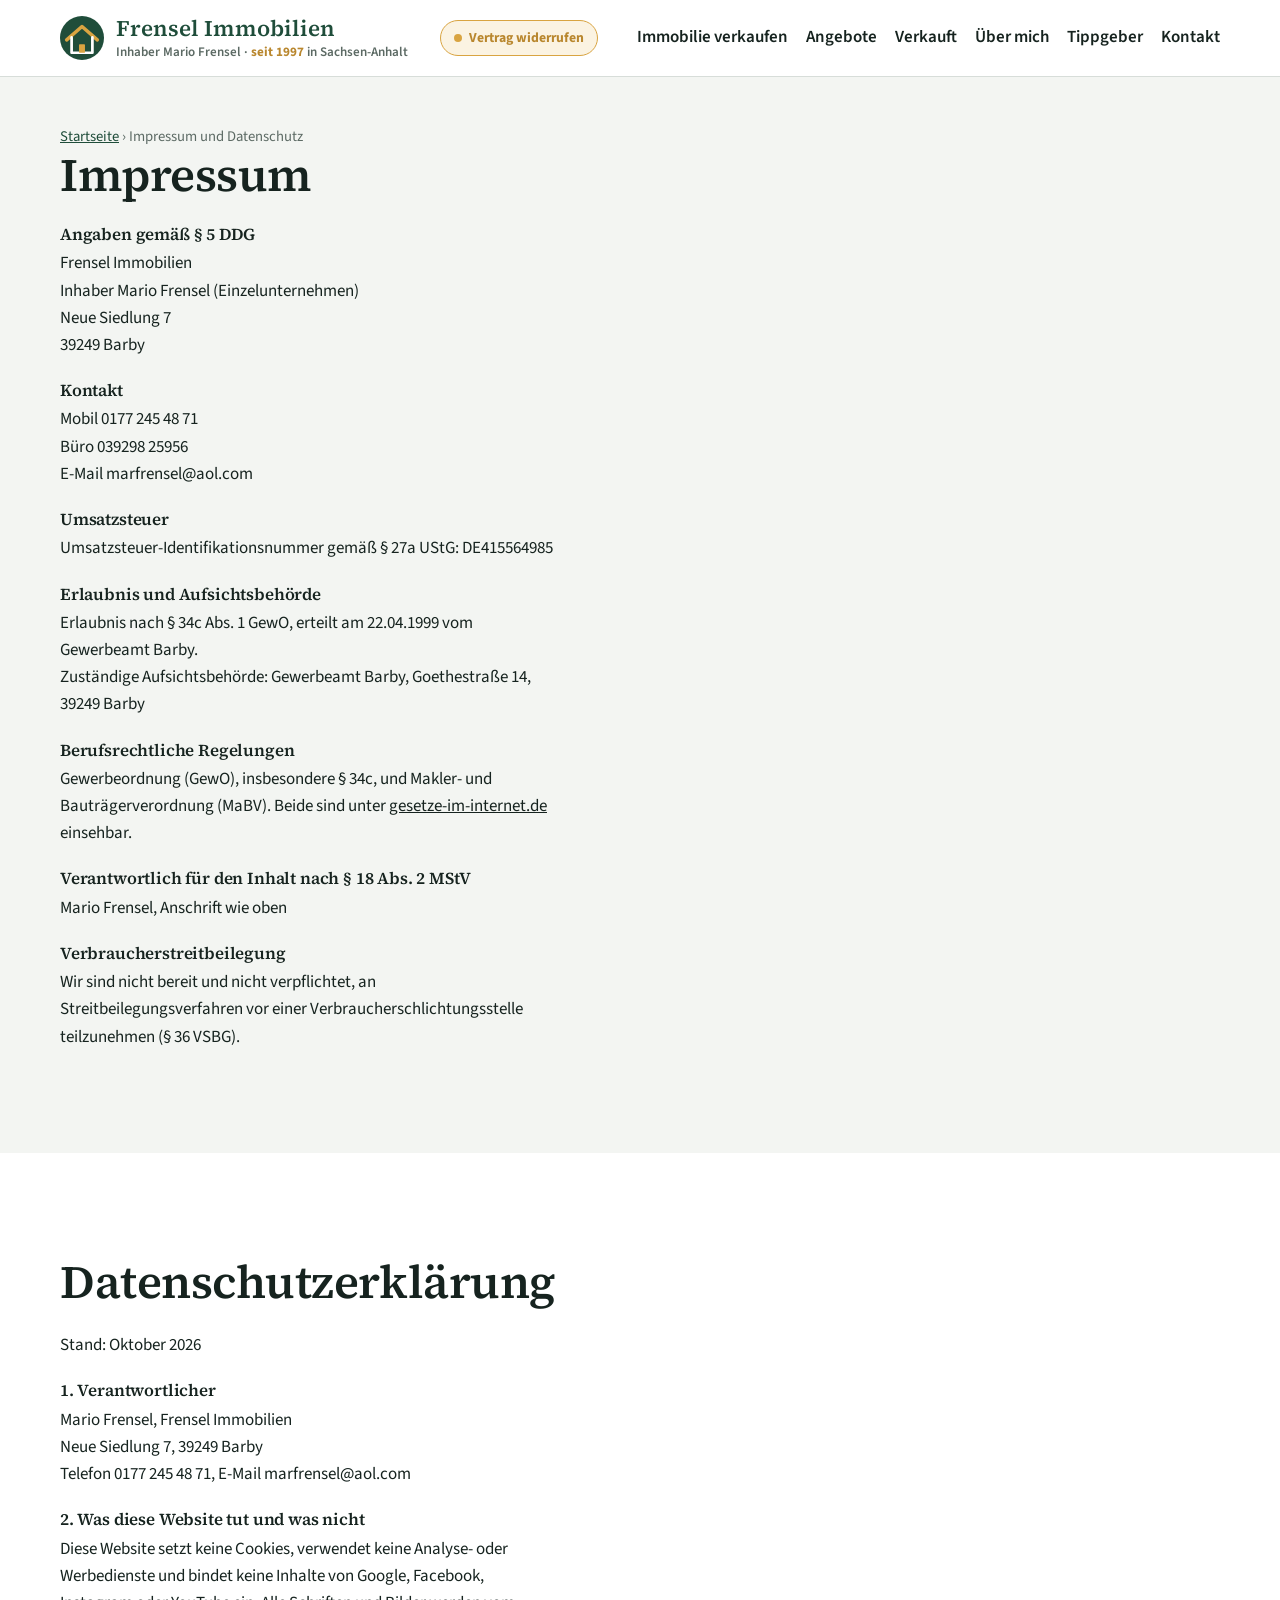
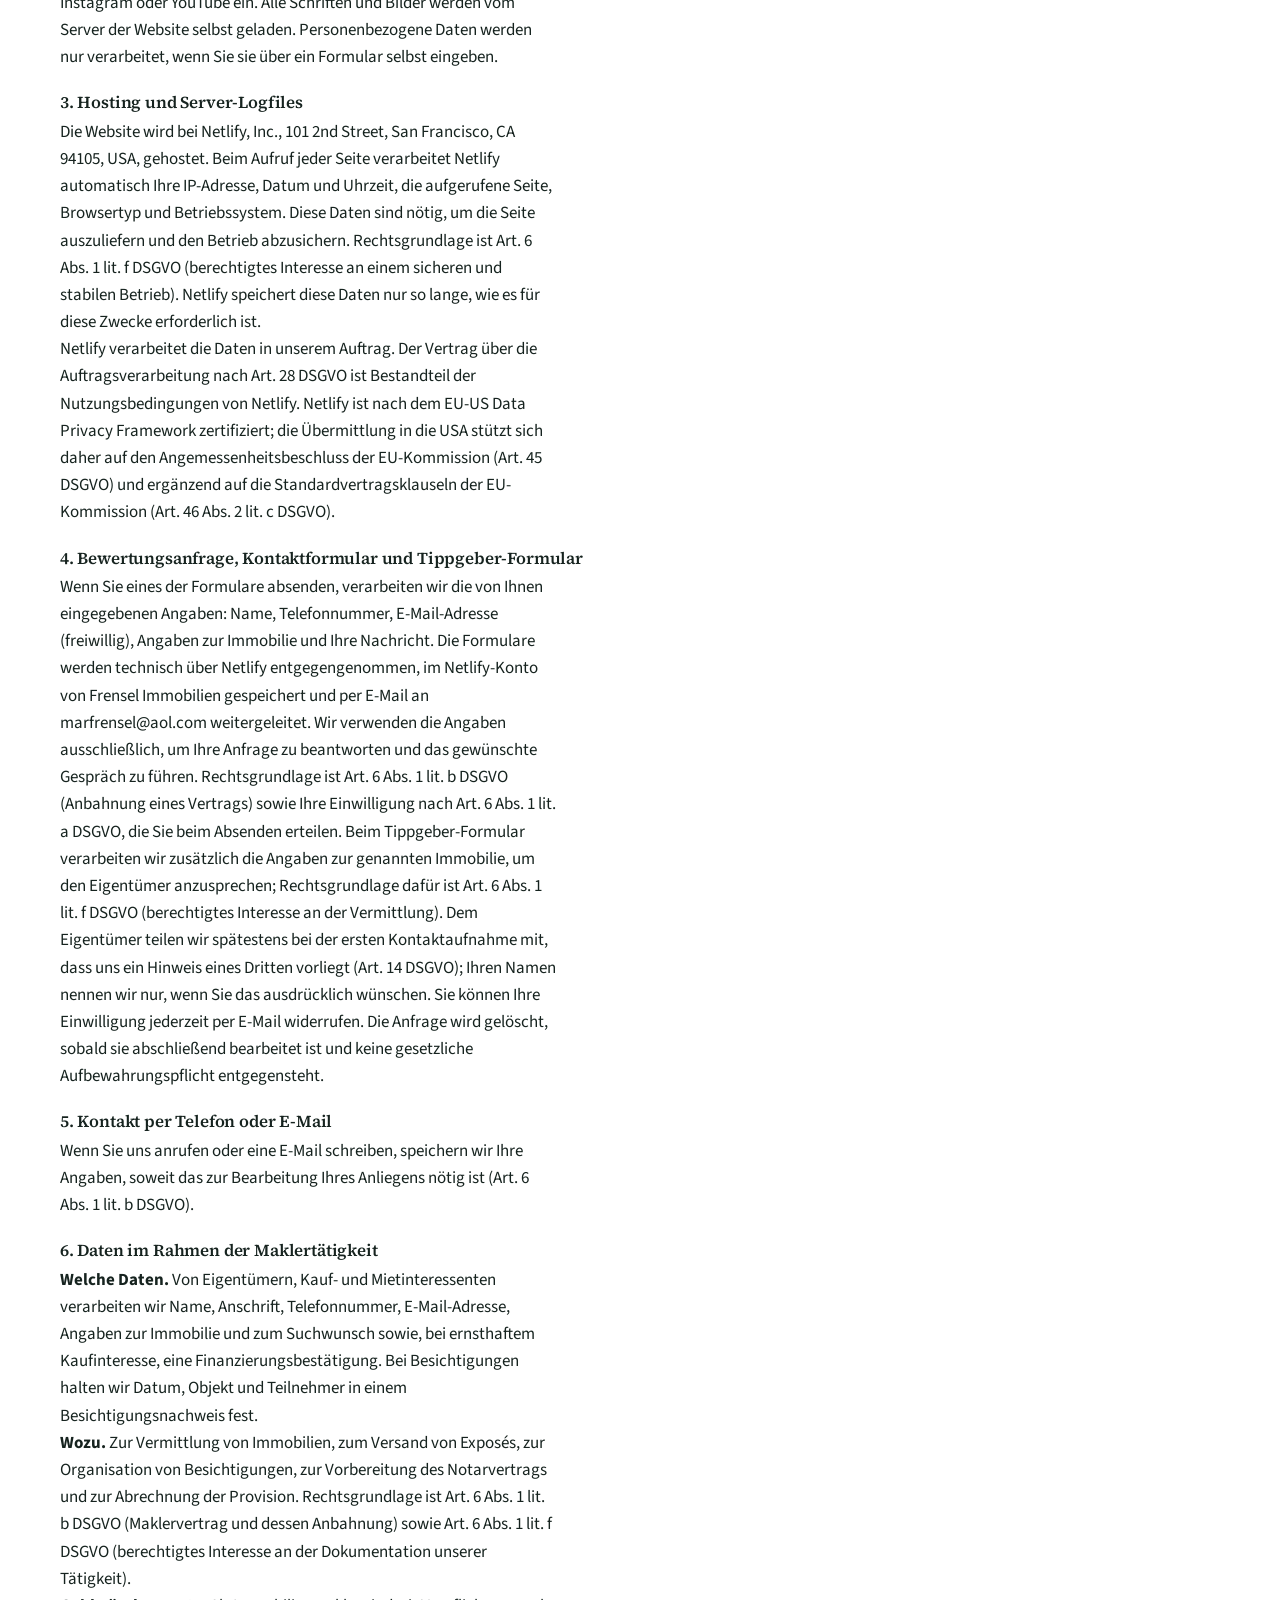
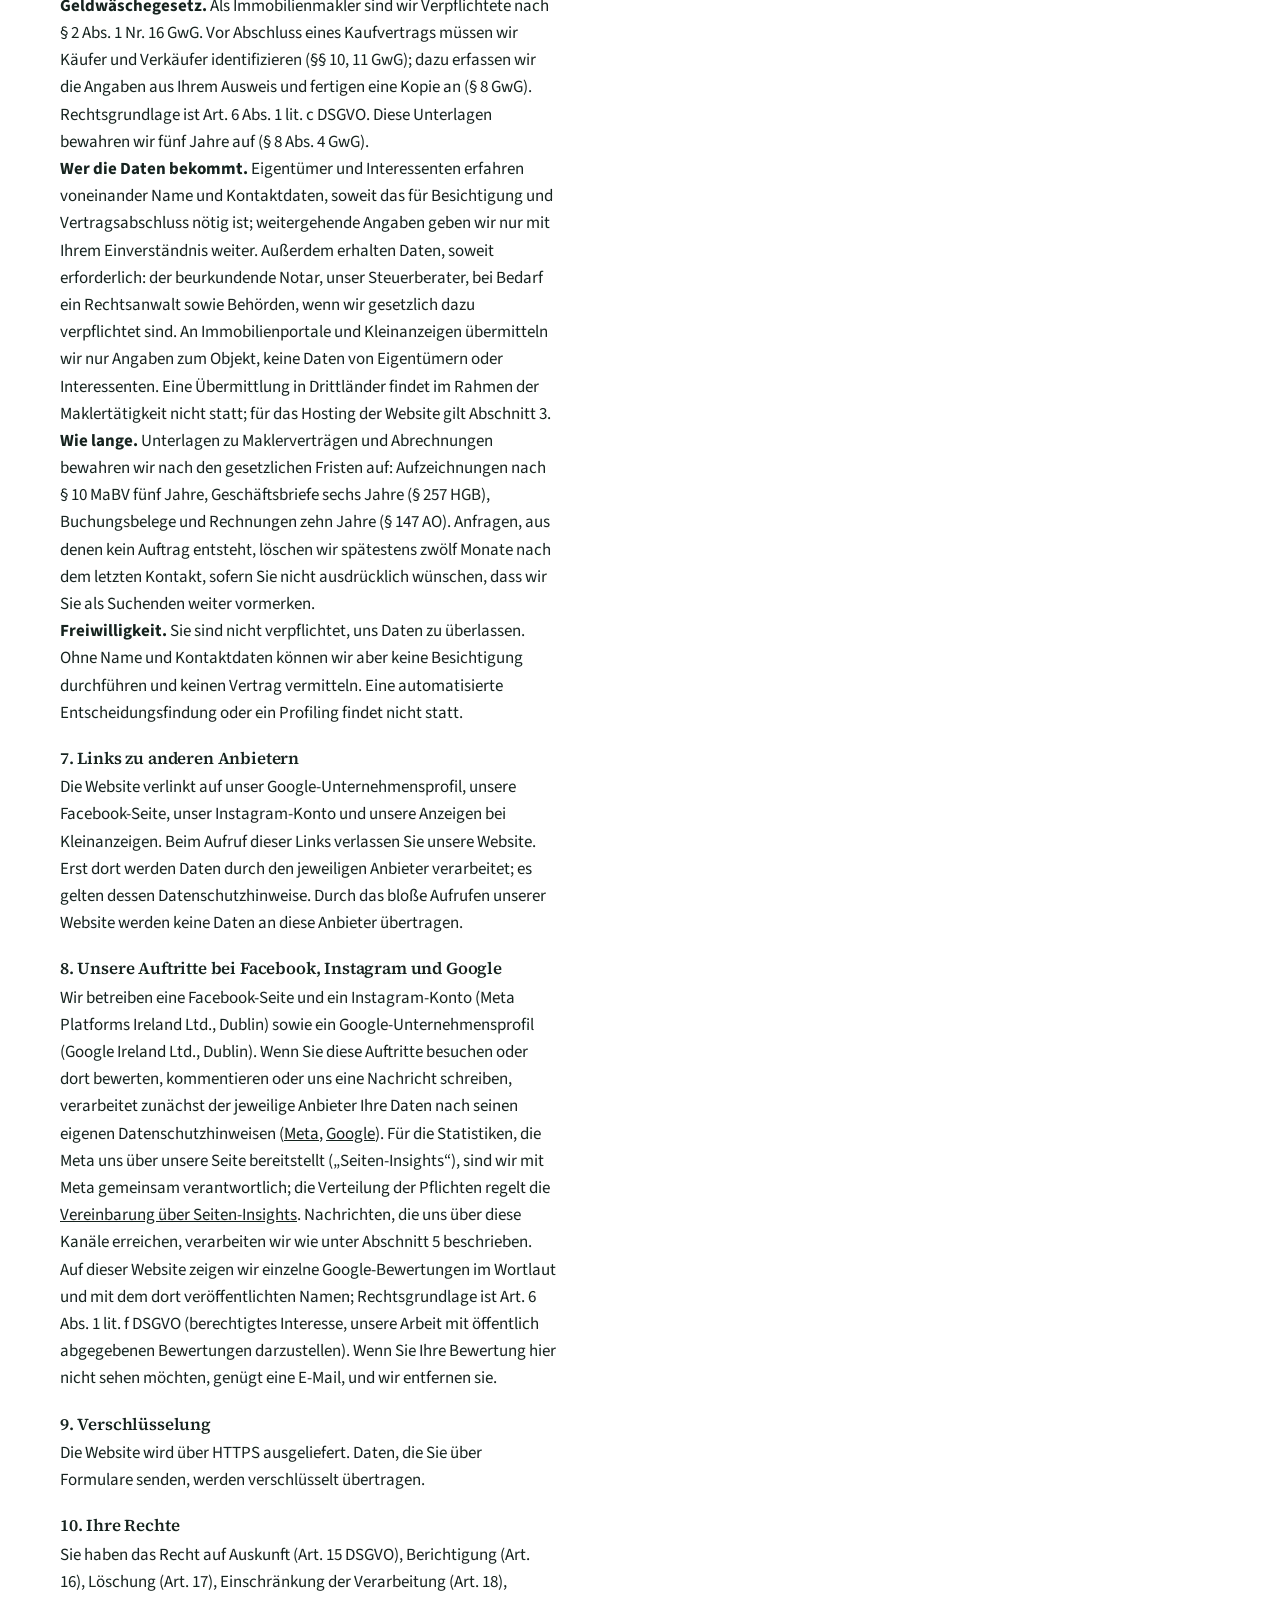
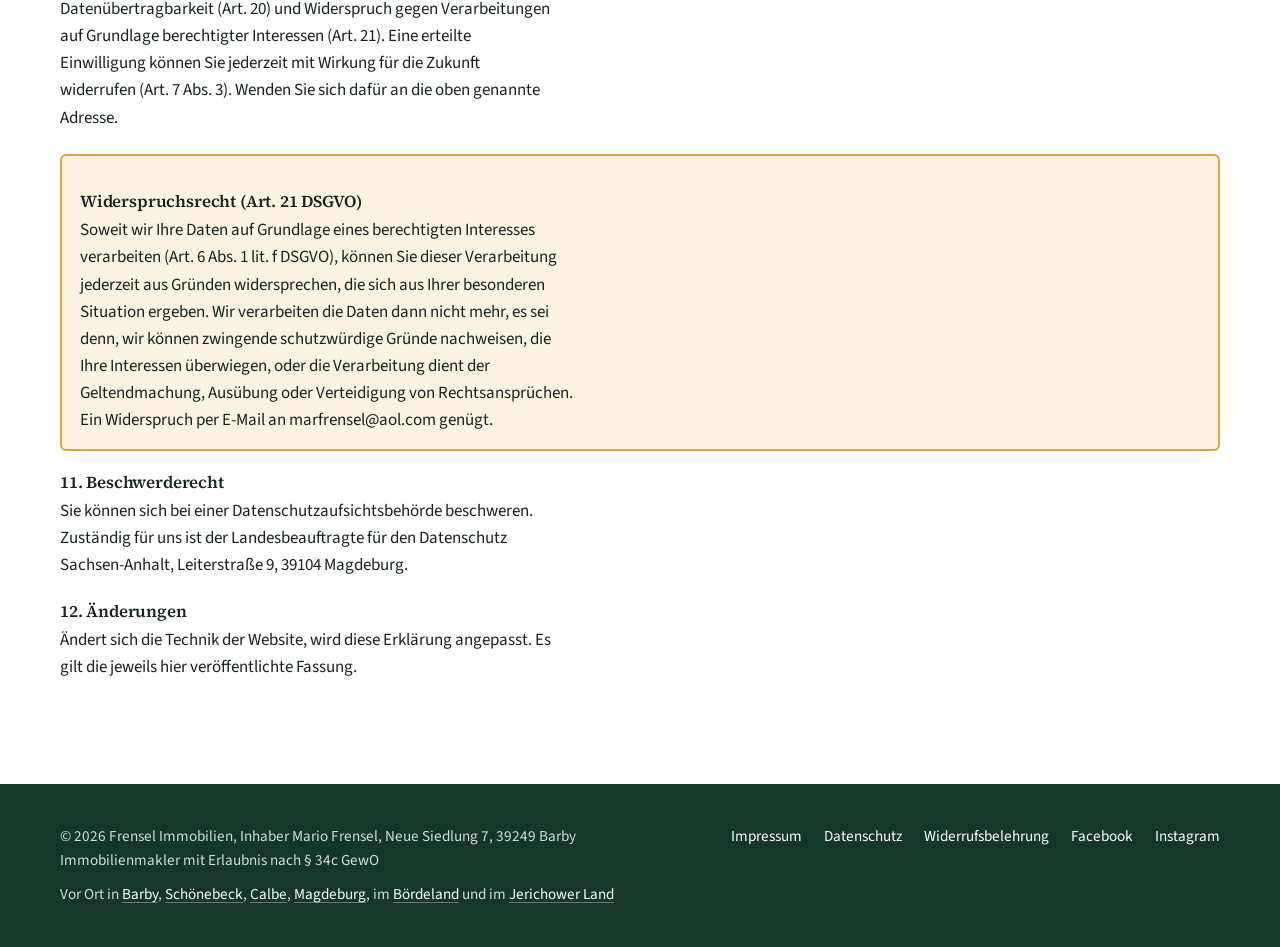
<file: rechtliches.html>
<!doctype html>
<html lang="de">
<head>
<meta charset="utf-8">
<meta name="viewport" content="width=device-width, initial-scale=1">
<title>Impressum und Datenschutz – Frensel Immobilien</title>
<meta name="description" content="Impressum und Datenschutzerklärung von Frensel Immobilien, Inhaber Mario Frensel, Barby.">
<link rel="icon" href="bilder/favicon.svg" type="image/svg+xml">
<link rel="apple-touch-icon" href="bilder/apple-touch-icon.png">
<meta property="og:type" content="website">
<meta property="og:site_name" content="Frensel Immobilien">
<meta property="og:title" content="Impressum und Datenschutz – Frensel Immobilien">
<meta property="og:description" content="Impressum und Datenschutzerklärung von Frensel Immobilien, Inhaber Mario Frensel, Barby.">
<meta property="og:image" content="https://frensel-immobilien.de/bilder/og.jpg">
<meta property="og:image:width" content="1200">
<meta property="og:image:height" content="630">
<meta property="og:locale" content="de_DE">
<meta name="twitter:card" content="summary_large_image">
<link rel="stylesheet" href="stil.css">
</head>
<body>
<svg width="0" height="0" style="position:absolute" aria-hidden="true">
  <defs>
    <symbol id="hoerer" viewBox="0 0 24 24"><path fill="none" stroke="currentColor" stroke-width="1.9" stroke-linecap="round" stroke-linejoin="round" d="M5 4h3.5l1.7 4.2-2.1 1.6a12 12 0 0 0 6.1 6.1l1.6-2.1L20 15.5V19a1.5 1.5 0 0 1-1.6 1.5A16.5 16.5 0 0 1 3.5 5.6 1.5 1.5 0 0 1 5 4Z"/></symbol>
    <symbol id="mail" viewBox="0 0 24 24"><g fill="none" stroke="currentColor" stroke-width="1.9" stroke-linecap="round" stroke-linejoin="round"><rect x="3" y="5" width="18" height="14" rx="2"/><path d="m3.5 6.5 8.5 6.5 8.5-6.5"/></g></symbol>
    <symbol id="handy" viewBox="0 0 24 24"><g fill="none" stroke="currentColor" stroke-width="1.9" stroke-linecap="round" stroke-linejoin="round"><rect x="7" y="2.5" width="10" height="19" rx="2"/><path d="M11 18.5h2"/></g></symbol>
    <symbol id="haus-grafik" viewBox="0 0 240 160">
      <g fill="none" stroke="currentColor" stroke-width="2.5" stroke-linejoin="round" stroke-linecap="round">
        <path d="M20 140 H220"/><path d="M60 140 V84 L120 40 L180 84 V140"/><path d="M48 92 L120 36 L192 92"/>
        <path d="M150 58 V46 H164 V68"/><path d="M104 140 V104 H136 V140"/><path d="M74 100 H92 V118 H74 Z"/><path d="M148 100 H166 V118 H148 Z"/>
      </g>
    </symbol>
    <symbol id="stern" viewBox="0 0 24 24"><path d="M12 2.5l2.9 6.1 6.6.8-4.9 4.6 1.3 6.6L12 17.3l-5.9 3.3 1.3-6.6L2.5 9.4l6.6-.8z"/></symbol>
    <symbol id="facebook" viewBox="0 0 24 24"><path d="M13.5 22v-8h2.7l.4-3.2h-3.1V8.8c0-.9.3-1.5 1.6-1.5h1.7V4.4c-.3 0-1.3-.1-2.5-.1-2.5 0-4.1 1.5-4.1 4.2v2.3H7.4V14h2.8v8h3.3z"/></symbol>
    <symbol id="instagram" viewBox="0 0 24 24"><path d="M12 7.3a4.7 4.7 0 1 0 0 9.4 4.7 4.7 0 0 0 0-9.4zm0 7.7a3 3 0 1 1 0-6 3 3 0 0 1 0 6zm5.9-7.9a1.1 1.1 0 1 1-2.2 0 1.1 1.1 0 0 1 2.2 0zM12 2.2c-2.7 0-3 0-4 .1-1.1 0-1.8.2-2.4.5-.7.2-1.2.6-1.8 1.1-.5.6-.9 1.1-1.1 1.8-.3.6-.5 1.3-.5 2.4-.1 1-.1 1.3-.1 4s0 3 .1 4c0 1.1.2 1.8.5 2.4.2.7.6 1.2 1.1 1.8.6.5 1.1.9 1.8 1.1.6.3 1.3.5 2.4.5 1 .1 1.3.1 4 .1s3 0 4-.1c1.1 0 1.8-.2 2.4-.5.7-.2 1.2-.6 1.8-1.1.5-.6.9-1.1 1.1-1.8.3-.6.5-1.3.5-2.4.1-1 .1-1.3.1-4s0-3-.1-4c0-1.1-.2-1.8-.5-2.4-.2-.7-.6-1.2-1.1-1.8-.6-.5-1.1-.9-1.8-1.1-.6-.3-1.3-.5-2.4-.5-1-.1-1.3-.1-4-.1zm0 1.8c2.6 0 2.9 0 4 .1.9 0 1.5.2 1.8.3.5.2.8.4 1.1.7.3.3.6.7.7 1.1.1.4.3.9.3 1.8.1 1.1.1 1.4.1 4s0 2.9-.1 4c0 .9-.2 1.5-.3 1.8-.2.5-.4.8-.7 1.1-.3.3-.7.6-1.1.7-.4.1-.9.3-1.8.3-1.1.1-1.4.1-4 .1s-2.9 0-4-.1c-.9 0-1.5-.2-1.8-.3-.5-.2-.8-.4-1.1-.7-.3-.3-.6-.7-.7-1.1-.1-.4-.3-.9-.3-1.8-.1-1.1-.1-1.4-.1-4s0-2.9.1-4c0-.9.2-1.5.3-1.8.2-.5.4-.8.7-1.1.3-.3.7-.6 1.1-.7.4-.1.9-.3 1.8-.3 1.1-.1 1.4-.1 4-.1z"/></symbol>
  </defs>
</svg>

<div class="oben-leiste"><a href="widerruf.html">Vertrag widerrufen</a></div>
<header class="kopf">
  <div class="innen">
    <a class="marke" href="index.html"><img class="marke-zeichen" src="bilder/favicon.svg" alt="" width="44" height="44"><span class="marke-text">Frensel Immobilien<small><span class="marke-inhaber">Inhaber Mario Frensel · </span><b>seit 1997</b> in Sachsen-Anhalt</small></span></a>
    <a class="widerruf-oben" href="widerruf.html">Vertrag widerrufen</a>
    <button class="menue" type="button" aria-expanded="false" aria-controls="hauptnav">Menü</button>
    <nav id="hauptnav">
      <ul>
        <li><a href="index.html#bewertung">Immobilie verkaufen</a></li>
        <li><a href="index.html#angebote">Angebote</a></li>
        <li><a href="referenzen.html">Verkauft</a></li>
        <li><a href="index.html#ueber-mich">Über mich</a></li>
        <li><a href="index.html#tippgeber">Tippgeber</a></li>
        <li><a href="index.html#kontakt">Kontakt</a></li>
        <li class="nur-handy"><a href="widerruf.html">Vertrag widerrufen</a></li>
        <li class="nur-handy"><a href="tel:+491772454871"><svg class="tel-symbol"><use href="#handy"/></svg>Mobil 0177 245 48 71</a></li>
        <li class="nur-handy"><a href="tel:+493929825956"><svg class="tel-symbol"><use href="#hoerer"/></svg>Büro 039298 25956</a></li>
      </ul>
    </nav>
  </div>
</header>

<main>
<section id="impressum" class="abschnitt nebel impressum" style="padding-top:clamp(28px,4vw,48px)">
  <div class="innen">
    <p class="pfad"><a href="index.html">Startseite</a> › Impressum und Datenschutz</p>
    <h1>Impressum</h1>
    <h3>Angaben gemäß § 5 DDG</h3>
    <p>Frensel Immobilien<br>Inhaber Mario Frensel (Einzelunternehmen)<br>Neue Siedlung 7<br>39249 Barby</p>
    <h3>Kontakt</h3>
    <p>Mobil 0177 245 48 71<br>Büro 039298 25956<br>E-Mail marfrensel@aol.com</p>
    <h3>Umsatzsteuer</h3>
    <p>Umsatzsteuer-Identifikationsnummer gemäß § 27a UStG: DE415564985</p>
    <h3>Erlaubnis und Aufsichtsbehörde</h3>
    <p>Erlaubnis nach § 34c Abs. 1 GewO, erteilt am 22.04.1999 vom Gewerbeamt Barby.<br>Zuständige Aufsichtsbehörde: Gewerbeamt Barby, Goethestraße 14, 39249 Barby</p>
    <h3>Berufsrechtliche Regelungen</h3>
    <p>Gewerbeordnung (GewO), insbesondere § 34c, und Makler- und Bauträgerverordnung (MaBV). Beide sind unter <a href="https://www.gesetze-im-internet.de/" target="_blank" rel="noopener">gesetze-im-internet.de</a> einsehbar.</p>
    <h3>Verantwortlich für den Inhalt nach § 18 Abs. 2 MStV</h3>
    <p>Mario Frensel, Anschrift wie oben</p>
    <h3>Verbraucherstreitbeilegung</h3>
    <p>Wir sind nicht bereit und nicht verpflichtet, an Streitbeilegungsverfahren vor einer Verbraucherschlichtungsstelle teilzunehmen (§ 36 VSBG).</p>
  </div>
</section>

<section id="datenschutz" class="abschnitt impressum">
  <div class="innen">
    <h1>Datenschutzerklärung</h1>
    <p>Stand: Oktober 2026</p>

    <h3>1. Verantwortlicher</h3>
    <p>Mario Frensel, Frensel Immobilien<br>Neue Siedlung 7, 39249 Barby<br>Telefon 0177 245 48 71, E-Mail marfrensel@aol.com</p>

    <h3>2. Was diese Website tut und was nicht</h3>
    <p>Diese Website setzt keine Cookies, verwendet keine Analyse- oder Werbedienste und bindet keine Inhalte von Google, Facebook, Instagram oder YouTube ein. Alle Schriften und Bilder werden vom Server der Website selbst geladen. Personenbezogene Daten werden nur verarbeitet, wenn Sie sie über ein Formular selbst eingeben.</p>

    <h3>3. Hosting und Server-Logfiles</h3>
    <p>Die Website wird bei Netlify, Inc., 101 2nd Street, San Francisco, CA 94105, USA, gehostet. Beim Aufruf jeder Seite verarbeitet Netlify automatisch Ihre IP-Adresse, Datum und Uhrzeit, die aufgerufene Seite, Browsertyp und Betriebssystem. Diese Daten sind nötig, um die Seite auszuliefern und den Betrieb abzusichern. Rechtsgrundlage ist Art. 6 Abs. 1 lit. f DSGVO (berechtigtes Interesse an einem sicheren und stabilen Betrieb). Netlify speichert diese Daten nur so lange, wie es für diese Zwecke erforderlich ist.</p>
    <p>Netlify verarbeitet die Daten in unserem Auftrag. Der Vertrag über die Auftragsverarbeitung nach Art. 28 DSGVO ist Bestandteil der Nutzungsbedingungen von Netlify. Netlify ist nach dem EU-US Data Privacy Framework zertifiziert; die Übermittlung in die USA stützt sich daher auf den Angemessenheitsbeschluss der EU-Kommission (Art. 45 DSGVO) und ergänzend auf die Standardvertragsklauseln der EU-Kommission (Art. 46 Abs. 2 lit. c DSGVO).</p>

    <h3>4. Bewertungsanfrage, Kontaktformular und Tippgeber-Formular</h3>
    <p>Wenn Sie eines der Formulare absenden, verarbeiten wir die von Ihnen eingegebenen Angaben: Name, Telefonnummer, E-Mail-Adresse (freiwillig), Angaben zur Immobilie und Ihre Nachricht. Die Formulare werden technisch über Netlify entgegengenommen, im Netlify-Konto von Frensel Immobilien gespeichert und per E-Mail an marfrensel@aol.com weitergeleitet. Wir verwenden die Angaben ausschließlich, um Ihre Anfrage zu beantworten und das gewünschte Gespräch zu führen. Rechtsgrundlage ist Art. 6 Abs. 1 lit. b DSGVO (Anbahnung eines Vertrags) sowie Ihre Einwilligung nach Art. 6 Abs. 1 lit. a DSGVO, die Sie beim Absenden erteilen. Beim Tippgeber-Formular verarbeiten wir zusätzlich die Angaben zur genannten Immobilie, um den Eigentümer anzusprechen; Rechtsgrundlage dafür ist Art. 6 Abs. 1 lit. f DSGVO (berechtigtes Interesse an der Vermittlung). Dem Eigentümer teilen wir spätestens bei der ersten Kontaktaufnahme mit, dass uns ein Hinweis eines Dritten vorliegt (Art. 14 DSGVO); Ihren Namen nennen wir nur, wenn Sie das ausdrücklich wünschen. Sie können Ihre Einwilligung jederzeit per E-Mail widerrufen. Die Anfrage wird gelöscht, sobald sie abschließend bearbeitet ist und keine gesetzliche Aufbewahrungspflicht entgegensteht.</p>

    <h3>5. Kontakt per Telefon oder E-Mail</h3>
    <p>Wenn Sie uns anrufen oder eine E-Mail schreiben, speichern wir Ihre Angaben, soweit das zur Bearbeitung Ihres Anliegens nötig ist (Art. 6 Abs. 1 lit. b DSGVO).</p>

    <h3>6. Daten im Rahmen der Maklertätigkeit</h3>
    <p><strong>Welche Daten.</strong> Von Eigentümern, Kauf- und Mietinteressenten verarbeiten wir Name, Anschrift, Telefonnummer, E-Mail-Adresse, Angaben zur Immobilie und zum Suchwunsch sowie, bei ernsthaftem Kaufinteresse, eine Finanzierungsbestätigung. Bei Besichtigungen halten wir Datum, Objekt und Teilnehmer in einem Besichtigungsnachweis fest.</p>
    <p><strong>Wozu.</strong> Zur Vermittlung von Immobilien, zum Versand von Exposés, zur Organisation von Besichtigungen, zur Vorbereitung des Notarvertrags und zur Abrechnung der Provision. Rechtsgrundlage ist Art. 6 Abs. 1 lit. b DSGVO (Maklervertrag und dessen Anbahnung) sowie Art. 6 Abs. 1 lit. f DSGVO (berechtigtes Interesse an der Dokumentation unserer Tätigkeit).</p>
    <p><strong>Geldwäschegesetz.</strong> Als Immobilienmakler sind wir Verpflichtete nach § 2 Abs. 1 Nr. 16 GwG. Vor Abschluss eines Kaufvertrags müssen wir Käufer und Verkäufer identifizieren (§§ 10, 11 GwG); dazu erfassen wir die Angaben aus Ihrem Ausweis und fertigen eine Kopie an (§ 8 GwG). Rechtsgrundlage ist Art. 6 Abs. 1 lit. c DSGVO. Diese Unterlagen bewahren wir fünf Jahre auf (§ 8 Abs. 4 GwG).</p>
    <p><strong>Wer die Daten bekommt.</strong> Eigentümer und Interessenten erfahren voneinander Name und Kontaktdaten, soweit das für Besichtigung und Vertragsabschluss nötig ist; weitergehende Angaben geben wir nur mit Ihrem Einverständnis weiter. Außerdem erhalten Daten, soweit erforderlich: der beurkundende Notar, unser Steuerberater, bei Bedarf ein Rechtsanwalt sowie Behörden, wenn wir gesetzlich dazu verpflichtet sind. An Immobilienportale und Kleinanzeigen übermitteln wir nur Angaben zum Objekt, keine Daten von Eigentümern oder Interessenten. Eine Übermittlung in Drittländer findet im Rahmen der Maklertätigkeit nicht statt; für das Hosting der Website gilt Abschnitt 3.</p>
    <p><strong>Wie lange.</strong> Unterlagen zu Maklerverträgen und Abrechnungen bewahren wir nach den gesetzlichen Fristen auf: Aufzeichnungen nach § 10 MaBV fünf Jahre, Geschäftsbriefe sechs Jahre (§ 257 HGB), Buchungsbelege und Rechnungen zehn Jahre (§ 147 AO). Anfragen, aus denen kein Auftrag entsteht, löschen wir spätestens zwölf Monate nach dem letzten Kontakt, sofern Sie nicht ausdrücklich wünschen, dass wir Sie als Suchenden weiter vormerken.</p>
    <p><strong>Freiwilligkeit.</strong> Sie sind nicht verpflichtet, uns Daten zu überlassen. Ohne Name und Kontaktdaten können wir aber keine Besichtigung durchführen und keinen Vertrag vermitteln. Eine automatisierte Entscheidungsfindung oder ein Profiling findet nicht statt.</p>

    <h3>7. Links zu anderen Anbietern</h3>
    <p>Die Website verlinkt auf unser Google-Unternehmensprofil, unsere Facebook-Seite, unser Instagram-Konto und unsere Anzeigen bei Kleinanzeigen. Beim Aufruf dieser Links verlassen Sie unsere Website. Erst dort werden Daten durch den jeweiligen Anbieter verarbeitet; es gelten dessen Datenschutzhinweise. Durch das bloße Aufrufen unserer Website werden keine Daten an diese Anbieter übertragen.</p>

    <h3>8. Unsere Auftritte bei Facebook, Instagram und Google</h3>
    <p>Wir betreiben eine Facebook-Seite und ein Instagram-Konto (Meta Platforms Ireland Ltd., Dublin) sowie ein Google-Unternehmensprofil (Google Ireland Ltd., Dublin). Wenn Sie diese Auftritte besuchen oder dort bewerten, kommentieren oder uns eine Nachricht schreiben, verarbeitet zunächst der jeweilige Anbieter Ihre Daten nach seinen eigenen Datenschutzhinweisen (<a href="https://www.facebook.com/privacy/policy/" target="_blank" rel="noopener">Meta</a>, <a href="https://policies.google.com/privacy?hl=de" target="_blank" rel="noopener">Google</a>). Für die Statistiken, die Meta uns über unsere Seite bereitstellt („Seiten-Insights“), sind wir mit Meta gemeinsam verantwortlich; die Verteilung der Pflichten regelt die <a href="https://www.facebook.com/legal/terms/page_controller_addendum" target="_blank" rel="noopener">Vereinbarung über Seiten-Insights</a>. Nachrichten, die uns über diese Kanäle erreichen, verarbeiten wir wie unter Abschnitt 5 beschrieben. Auf dieser Website zeigen wir einzelne Google-Bewertungen im Wortlaut und mit dem dort veröffentlichten Namen; Rechtsgrundlage ist Art. 6 Abs. 1 lit. f DSGVO (berechtigtes Interesse, unsere Arbeit mit öffentlich abgegebenen Bewertungen darzustellen). Wenn Sie Ihre Bewertung hier nicht sehen möchten, genügt eine E-Mail, und wir entfernen sie.</p>

    <h3>9. Verschlüsselung</h3>
    <p>Die Website wird über HTTPS ausgeliefert. Daten, die Sie über Formulare senden, werden verschlüsselt übertragen.</p>

    <h3>10. Ihre Rechte</h3>
    <p>Sie haben das Recht auf Auskunft (Art. 15 DSGVO), Berichtigung (Art. 16), Löschung (Art. 17), Einschränkung der Verarbeitung (Art. 18), Datenübertragbarkeit (Art. 20) und Widerspruch gegen Verarbeitungen auf Grundlage berechtigter Interessen (Art. 21). Eine erteilte Einwilligung können Sie jederzeit mit Wirkung für die Zukunft widerrufen (Art. 7 Abs. 3). Wenden Sie sich dafür an die oben genannte Adresse.</p>
    <div class="hinweis-kasten">
      <h3>Widerspruchsrecht (Art. 21 DSGVO)</h3>
      <p>Soweit wir Ihre Daten auf Grundlage eines berechtigten Interesses verarbeiten (Art. 6 Abs. 1 lit. f DSGVO), können Sie dieser Verarbeitung jederzeit aus Gründen widersprechen, die sich aus Ihrer besonderen Situation ergeben. Wir verarbeiten die Daten dann nicht mehr, es sei denn, wir können zwingende schutzwürdige Gründe nachweisen, die Ihre Interessen überwiegen, oder die Verarbeitung dient der Geltendmachung, Ausübung oder Verteidigung von Rechtsansprüchen. Ein Widerspruch per E-Mail an marfrensel@aol.com genügt.</p>
    </div>

    <h3>11. Beschwerderecht</h3>
    <p>Sie können sich bei einer Datenschutzaufsichtsbehörde beschweren. Zuständig für uns ist der Landesbeauftragte für den Datenschutz Sachsen-Anhalt, Leiterstraße 9, 39104 Magdeburg.</p>

    <h3>12. Änderungen</h3>
    <p>Ändert sich die Technik der Website, wird diese Erklärung angepasst. Es gilt die jeweils hier veröffentlichte Fassung.</p>
  </div>
</section>


</main>

<footer>
  <div class="innen">
    <div>
      <div>© 2026 Frensel Immobilien, Inhaber Mario Frensel, Neue Siedlung 7, 39249 Barby</div>
      <div>Immobilienmakler mit Erlaubnis nach § 34c GewO</div>
      <div class="fuss-orte">Vor Ort in <a href="immobilienmakler-barby.html">Barby</a>, <a href="immobilienmakler-schoenebeck.html">Schönebeck</a>, <a href="immobilienmakler-calbe.html">Calbe</a>, <a href="immobilienmakler-magdeburg.html">Magdeburg</a>, im <a href="immobilienmakler-boerdeland.html">Bördeland</a> und im <a href="immobilienmakler-jerichower-land.html">Jerichower Land</a></div>
    </div>
    <ul>
      <li><a href="rechtliches.html#impressum">Impressum</a></li>
      <li><a href="rechtliches.html#datenschutz">Datenschutz</a></li>
      <li><a href="widerruf.html">Widerrufsbelehrung</a></li>
      <li><a href="https://www.facebook.com/Frensel-Immobilien-1690328964523442/" target="_blank" rel="noopener">Facebook</a></li>
      <li><a href="https://www.instagram.com/frenselmario" target="_blank" rel="noopener">Instagram</a></li>
    </ul>
  </div>
</footer>

<div class="leiste">
  <a class="knopf dunkel" href="tel:+491772454871"><svg class="tel-symbol"><use href="#hoerer"/></svg>Anrufen</a>
  <a class="knopf primaer" href="index.html#bewertung">Bewerten lassen</a>
</div>

<script>
(function () {
  // Menü auf dem Handy
  var menue = document.querySelector('.menue');
  var nav = document.getElementById('hauptnav');
  menue.addEventListener('click', function () {
    var offen = nav.classList.toggle('offen');
    menue.setAttribute('aria-expanded', offen ? 'true' : 'false');
  });
  nav.addEventListener('click', function (e) {
    if (e.target.tagName === 'A') { nav.classList.remove('offen'); menue.setAttribute('aria-expanded', 'false'); }
  });

  // Formulare an Netlify senden
  window.sendeFormular = function (form) {
    var daten = new URLSearchParams(new FormData(form)).toString();
    return fetch('/', { method: 'POST', headers: { 'Content-Type': 'application/x-www-form-urlencoded' }, body: daten })
      .then(function (r) { if (!r.ok) throw new Error('Status ' + r.status); });
  };
  // Sprung von der Karte zu einem verkauften Haus: Kurzexposé gleich aufklappen
  function sprungAuf() {
    if (location.hash.indexOf('#v-') !== 0) return;
    var ziel = document.getElementById(location.hash.slice(1));
    var d = ziel && ziel.querySelector('details');
    if (d) d.open = true;
  }
  window.addEventListener('hashchange', sprungAuf);
  sprungAuf();

  window.formularFehler = function (el) {
    el.textContent = 'Das Senden hat nicht geklappt. Bitte rufen Sie an: 0177 245 48 71 oder 039298 25956.';
    el.classList.add('sichtbar');
  };
})();
</script>

</body>
</html>
</file>
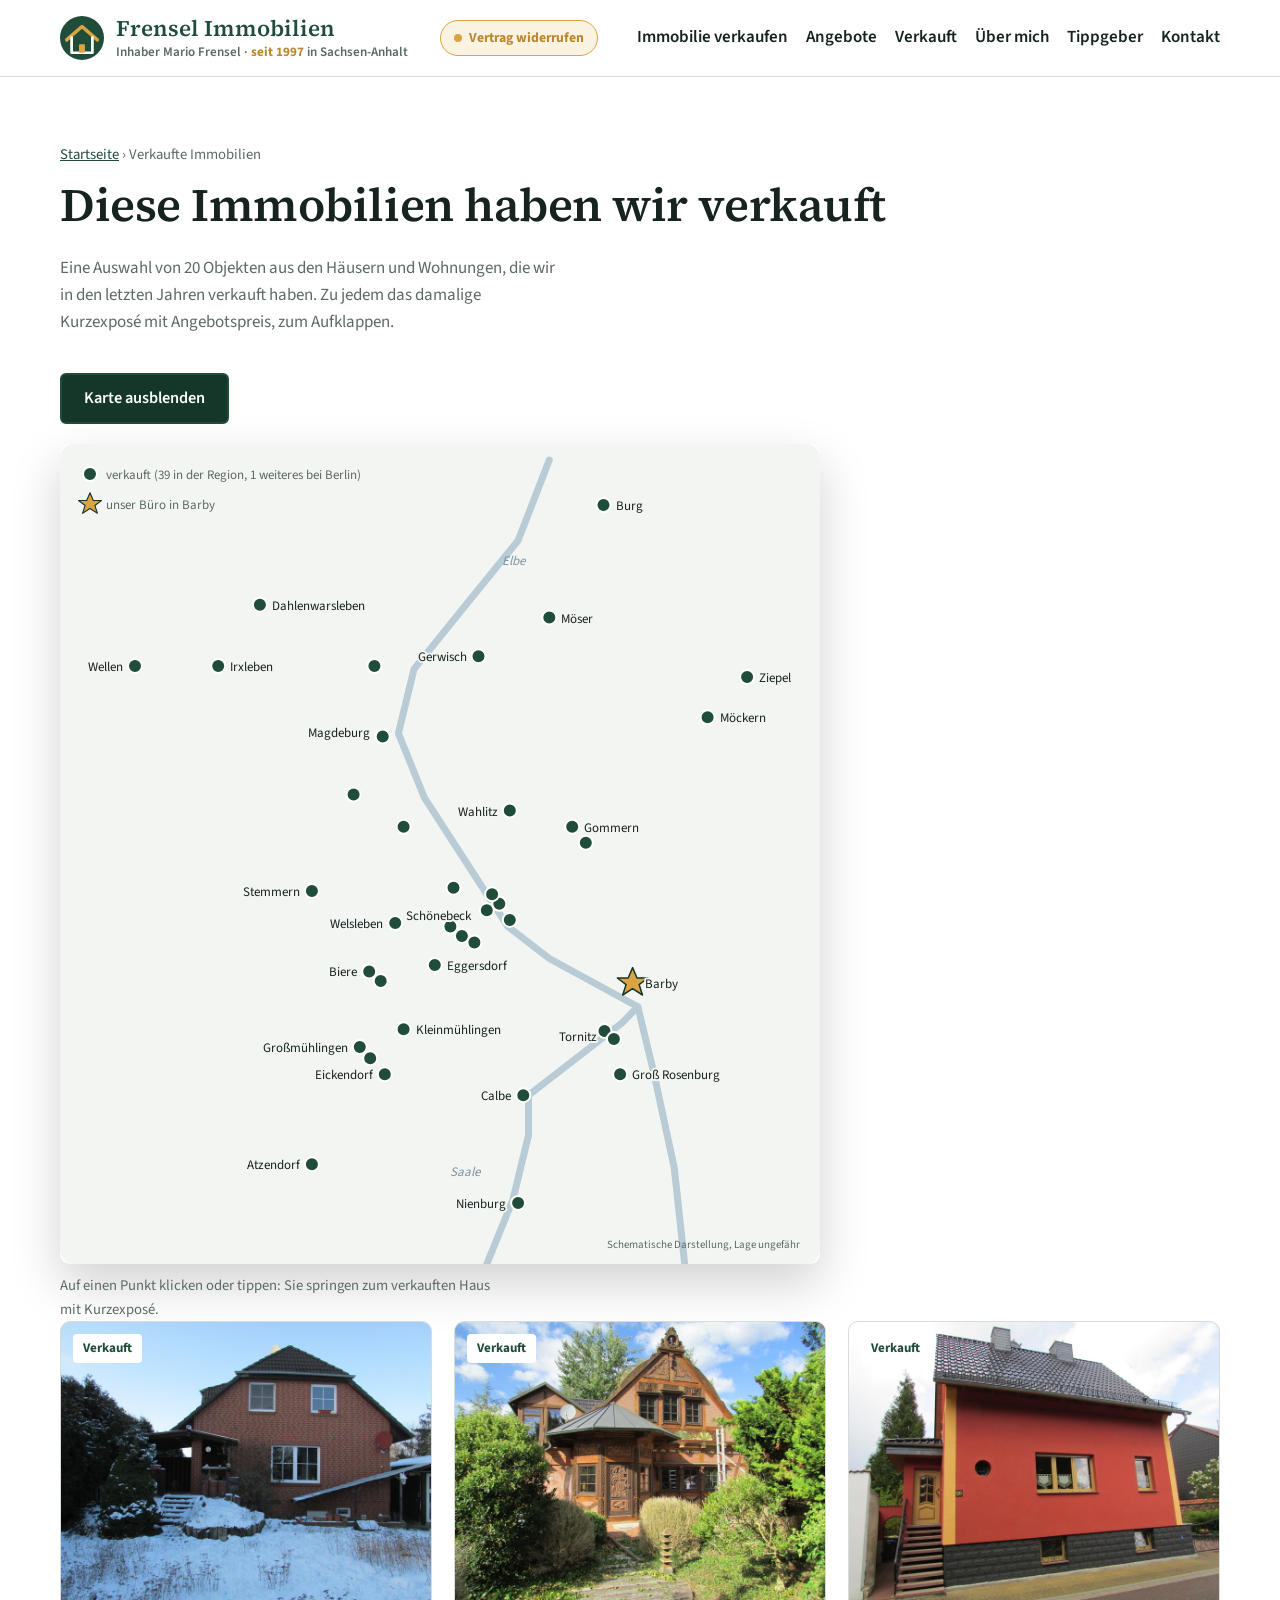
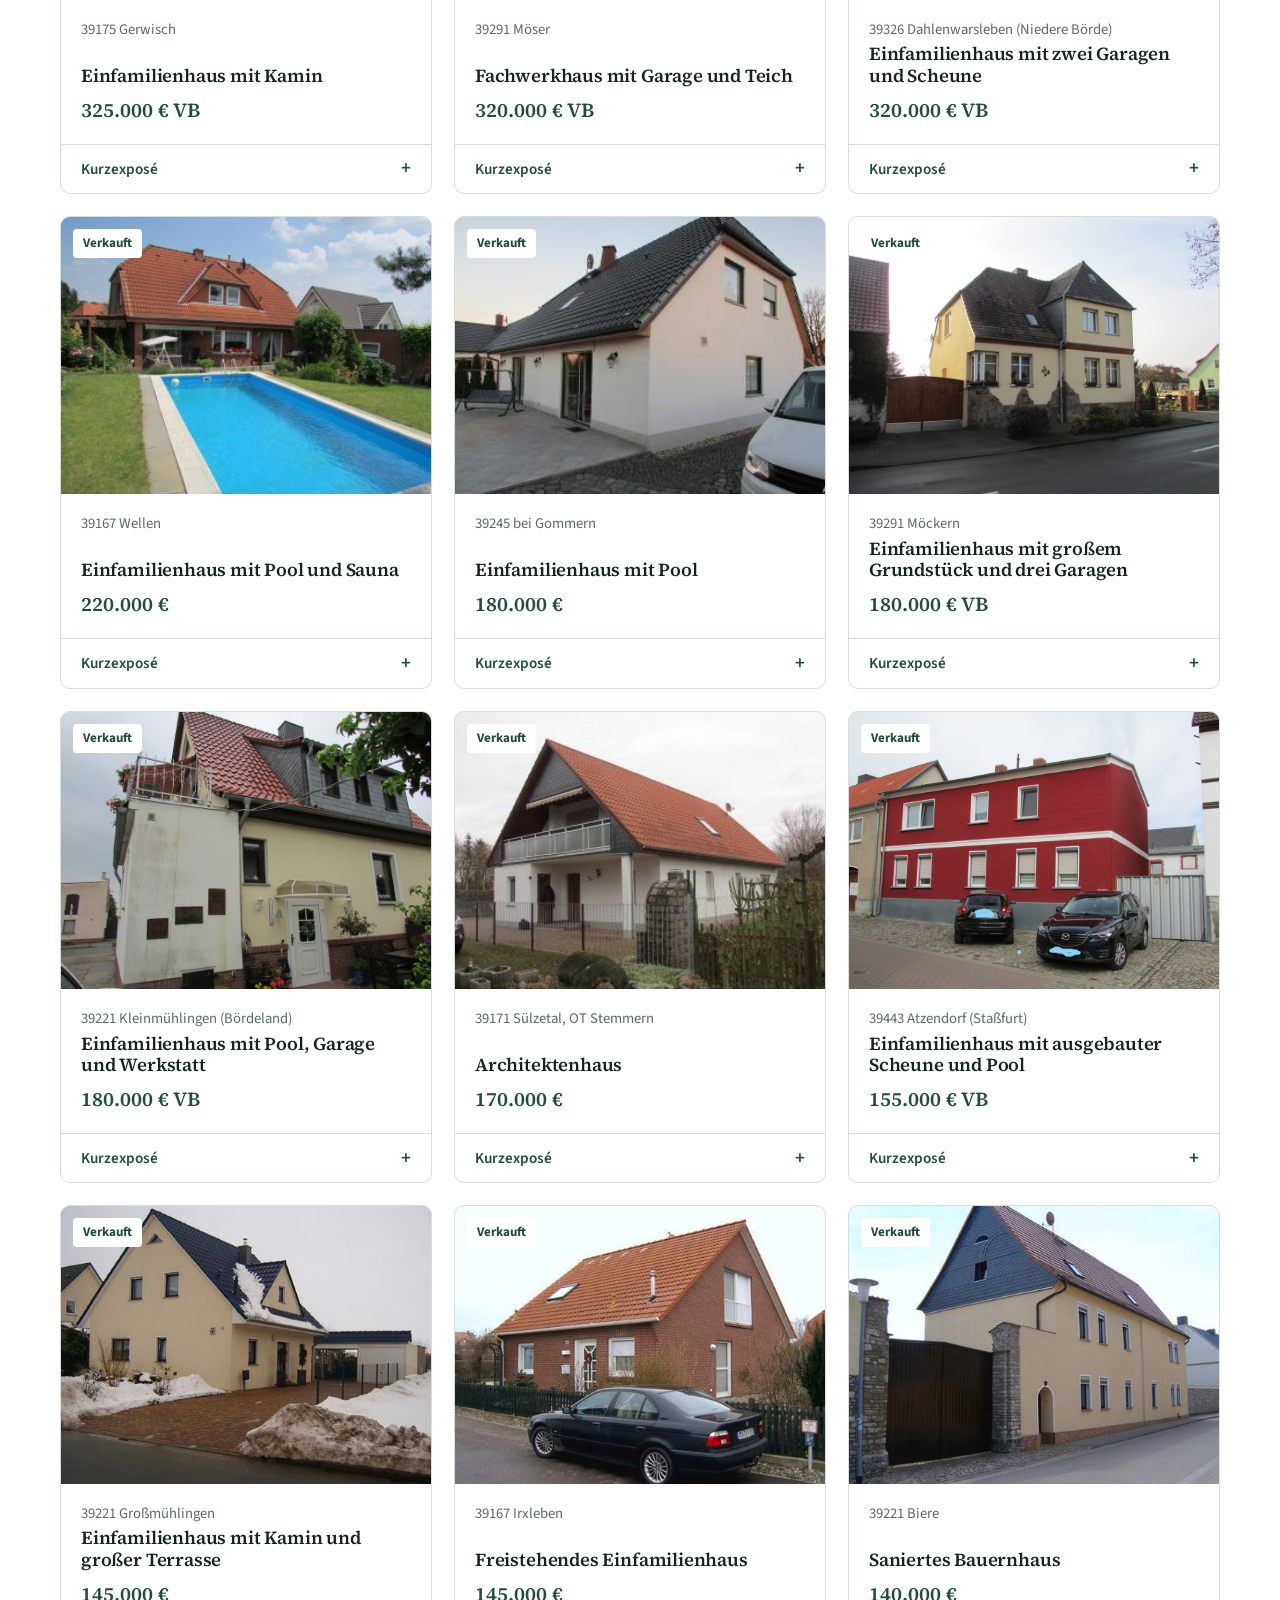
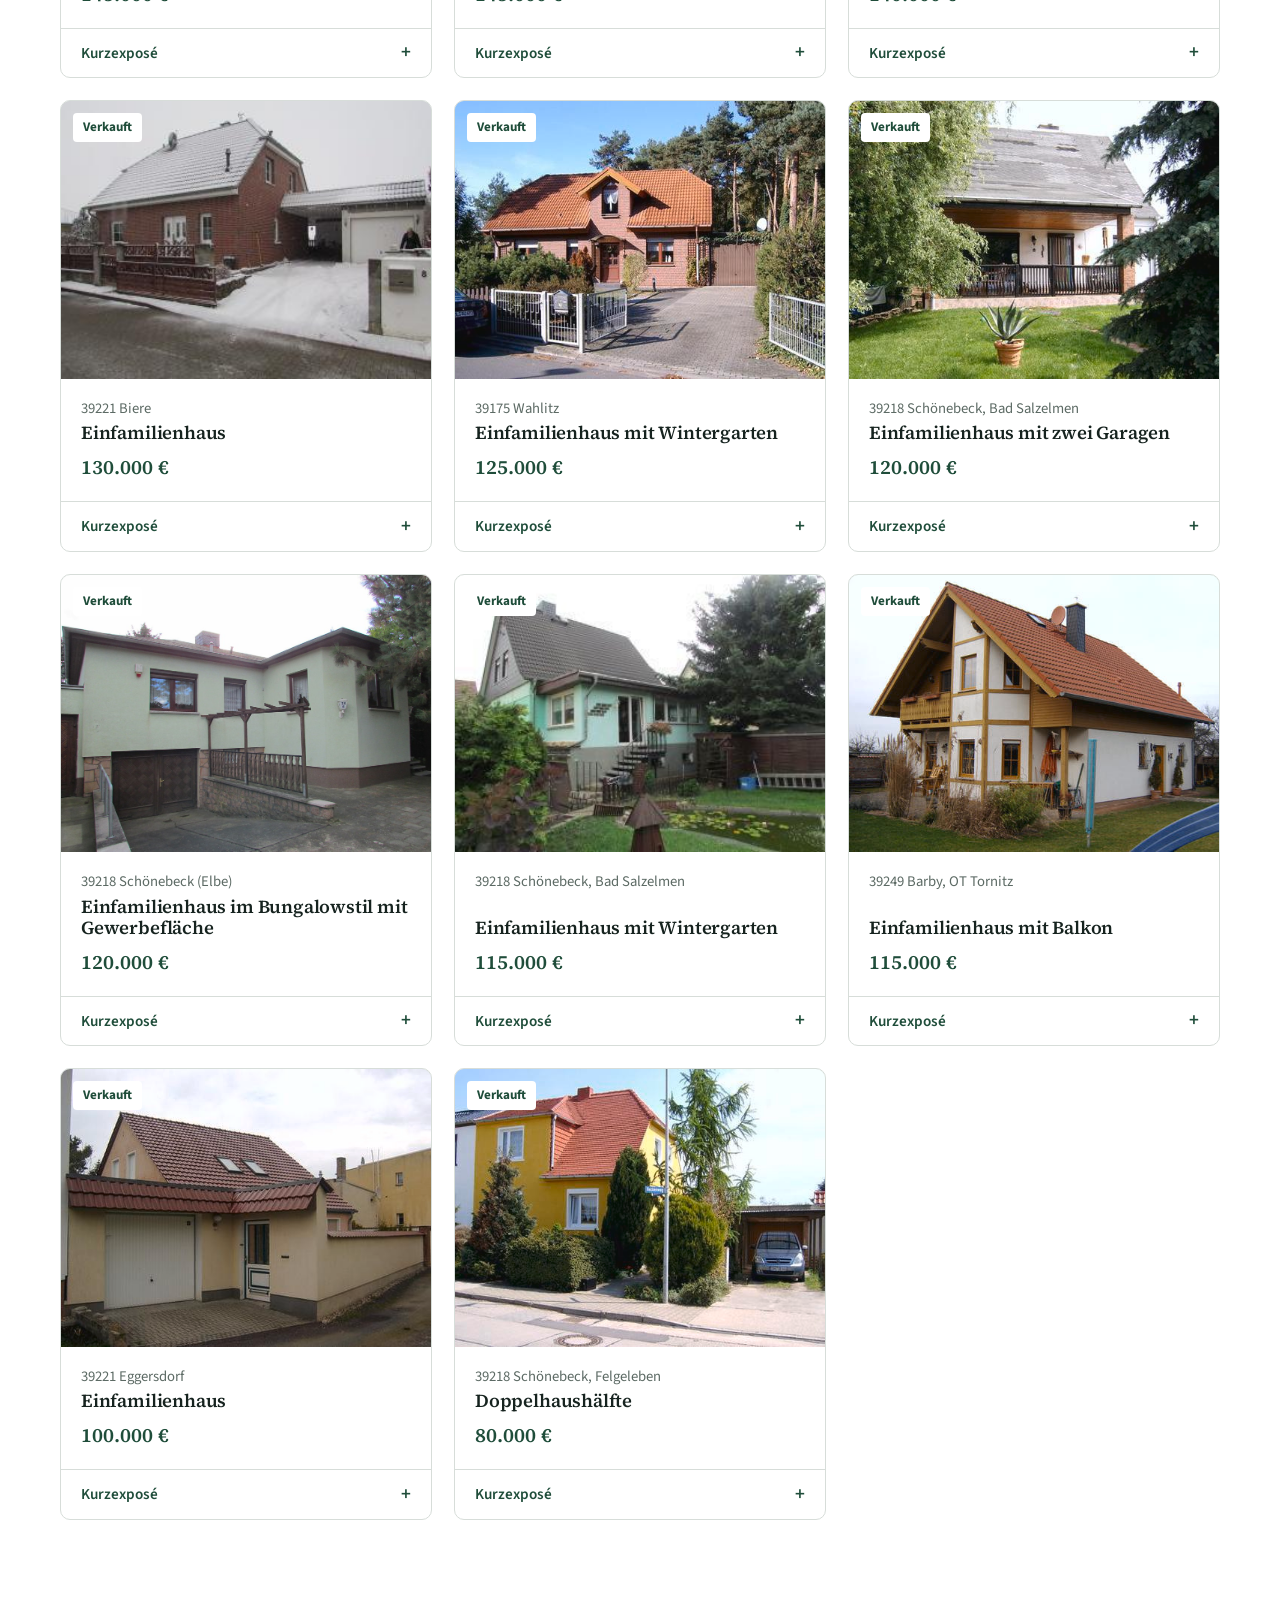
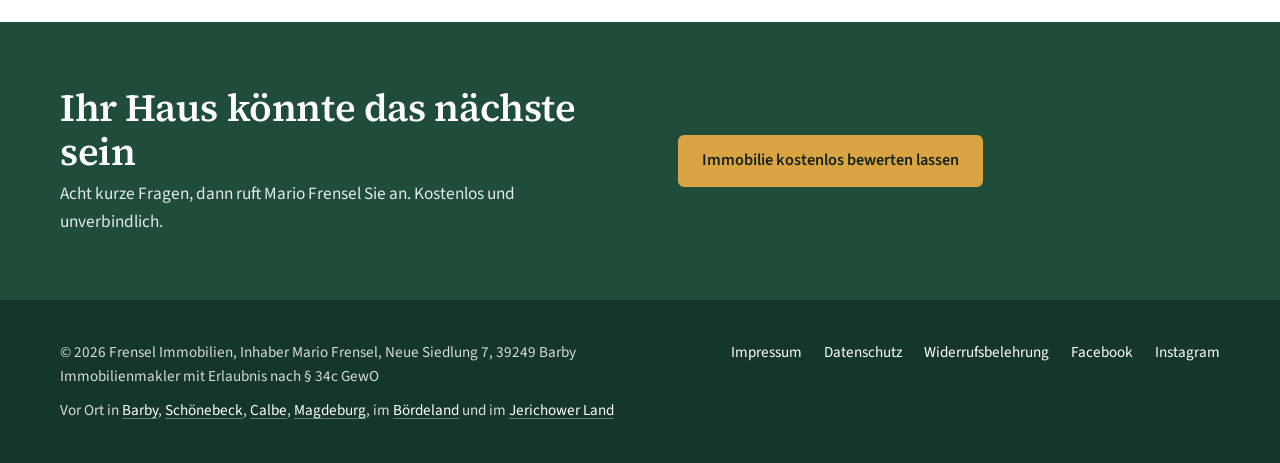
<file: referenzen.html>
<!doctype html>
<html lang="de">
<head>
<meta charset="utf-8">
<meta name="viewport" content="width=device-width, initial-scale=1">
<title>Verkaufte Immobilien – Frensel Immobilien</title>
<meta name="description" content="Eine Auswahl der Häuser und Wohnungen, die Mario Frensel in und um Magdeburg, Schönebeck und Barby verkauft hat, mit Kurzexposé.">
<link rel="icon" href="bilder/favicon.svg" type="image/svg+xml">
<link rel="apple-touch-icon" href="bilder/apple-touch-icon.png">
<meta property="og:type" content="website">
<meta property="og:site_name" content="Frensel Immobilien">
<meta property="og:title" content="Verkaufte Immobilien – Frensel Immobilien">
<meta property="og:description" content="Eine Auswahl der Häuser und Wohnungen, die Mario Frensel in und um Magdeburg, Schönebeck und Barby verkauft hat, mit Kurzexposé.">
<meta property="og:image" content="https://frensel-immobilien.de/bilder/og.jpg">
<meta property="og:image:width" content="1200">
<meta property="og:image:height" content="630">
<meta property="og:locale" content="de_DE">
<meta name="twitter:card" content="summary_large_image">
<link rel="stylesheet" href="stil.css">
</head>
<body>
<svg width="0" height="0" style="position:absolute" aria-hidden="true">
  <defs>
    <symbol id="hoerer" viewBox="0 0 24 24"><path fill="none" stroke="currentColor" stroke-width="1.9" stroke-linecap="round" stroke-linejoin="round" d="M5 4h3.5l1.7 4.2-2.1 1.6a12 12 0 0 0 6.1 6.1l1.6-2.1L20 15.5V19a1.5 1.5 0 0 1-1.6 1.5A16.5 16.5 0 0 1 3.5 5.6 1.5 1.5 0 0 1 5 4Z"/></symbol>
    <symbol id="mail" viewBox="0 0 24 24"><g fill="none" stroke="currentColor" stroke-width="1.9" stroke-linecap="round" stroke-linejoin="round"><rect x="3" y="5" width="18" height="14" rx="2"/><path d="m3.5 6.5 8.5 6.5 8.5-6.5"/></g></symbol>
    <symbol id="handy" viewBox="0 0 24 24"><g fill="none" stroke="currentColor" stroke-width="1.9" stroke-linecap="round" stroke-linejoin="round"><rect x="7" y="2.5" width="10" height="19" rx="2"/><path d="M11 18.5h2"/></g></symbol>
    <symbol id="haus-grafik" viewBox="0 0 240 160">
      <g fill="none" stroke="currentColor" stroke-width="2.5" stroke-linejoin="round" stroke-linecap="round">
        <path d="M20 140 H220"/><path d="M60 140 V84 L120 40 L180 84 V140"/><path d="M48 92 L120 36 L192 92"/>
        <path d="M150 58 V46 H164 V68"/><path d="M104 140 V104 H136 V140"/><path d="M74 100 H92 V118 H74 Z"/><path d="M148 100 H166 V118 H148 Z"/>
      </g>
    </symbol>
    <symbol id="stern" viewBox="0 0 24 24"><path d="M12 2.5l2.9 6.1 6.6.8-4.9 4.6 1.3 6.6L12 17.3l-5.9 3.3 1.3-6.6L2.5 9.4l6.6-.8z"/></symbol>
    <symbol id="facebook" viewBox="0 0 24 24"><path d="M13.5 22v-8h2.7l.4-3.2h-3.1V8.8c0-.9.3-1.5 1.6-1.5h1.7V4.4c-.3 0-1.3-.1-2.5-.1-2.5 0-4.1 1.5-4.1 4.2v2.3H7.4V14h2.8v8h3.3z"/></symbol>
    <symbol id="instagram" viewBox="0 0 24 24"><path d="M12 7.3a4.7 4.7 0 1 0 0 9.4 4.7 4.7 0 0 0 0-9.4zm0 7.7a3 3 0 1 1 0-6 3 3 0 0 1 0 6zm5.9-7.9a1.1 1.1 0 1 1-2.2 0 1.1 1.1 0 0 1 2.2 0zM12 2.2c-2.7 0-3 0-4 .1-1.1 0-1.8.2-2.4.5-.7.2-1.2.6-1.8 1.1-.5.6-.9 1.1-1.1 1.8-.3.6-.5 1.3-.5 2.4-.1 1-.1 1.3-.1 4s0 3 .1 4c0 1.1.2 1.8.5 2.4.2.7.6 1.2 1.1 1.8.6.5 1.1.9 1.8 1.1.6.3 1.3.5 2.4.5 1 .1 1.3.1 4 .1s3 0 4-.1c1.1 0 1.8-.2 2.4-.5.7-.2 1.2-.6 1.8-1.1.5-.6.9-1.1 1.1-1.8.3-.6.5-1.3.5-2.4.1-1 .1-1.3.1-4s0-3-.1-4c0-1.1-.2-1.8-.5-2.4-.2-.7-.6-1.2-1.1-1.8-.6-.5-1.1-.9-1.8-1.1-.6-.3-1.3-.5-2.4-.5-1-.1-1.3-.1-4-.1zm0 1.8c2.6 0 2.9 0 4 .1.9 0 1.5.2 1.8.3.5.2.8.4 1.1.7.3.3.6.7.7 1.1.1.4.3.9.3 1.8.1 1.1.1 1.4.1 4s0 2.9-.1 4c0 .9-.2 1.5-.3 1.8-.2.5-.4.8-.7 1.1-.3.3-.7.6-1.1.7-.4.1-.9.3-1.8.3-1.1.1-1.4.1-4 .1s-2.9 0-4-.1c-.9 0-1.5-.2-1.8-.3-.5-.2-.8-.4-1.1-.7-.3-.3-.6-.7-.7-1.1-.1-.4-.3-.9-.3-1.8-.1-1.1-.1-1.4-.1-4s0-2.9.1-4c0-.9.2-1.5.3-1.8.2-.5.4-.8.7-1.1.3-.3.7-.6 1.1-.7.4-.1.9-.3 1.8-.3 1.1-.1 1.4-.1 4-.1z"/></symbol>
  </defs>
</svg>

<div class="oben-leiste"><a href="widerruf.html">Vertrag widerrufen</a></div>
<header class="kopf">
  <div class="innen">
    <a class="marke" href="index.html"><img class="marke-zeichen" src="bilder/favicon.svg" alt="" width="44" height="44"><span class="marke-text">Frensel Immobilien<small><span class="marke-inhaber">Inhaber Mario Frensel · </span><b>seit 1997</b> in Sachsen-Anhalt</small></span></a>
    <a class="widerruf-oben" href="widerruf.html">Vertrag widerrufen</a>
    <button class="menue" type="button" aria-expanded="false" aria-controls="hauptnav">Menü</button>
    <nav id="hauptnav">
      <ul>
        <li><a href="index.html#bewertung">Immobilie verkaufen</a></li>
        <li><a href="index.html#angebote">Angebote</a></li>
        <li><a href="referenzen.html">Verkauft</a></li>
        <li><a href="index.html#ueber-mich">Über mich</a></li>
        <li><a href="index.html#tippgeber">Tippgeber</a></li>
        <li><a href="index.html#kontakt">Kontakt</a></li>
        <li class="nur-handy"><a href="widerruf.html">Vertrag widerrufen</a></li>
        <li class="nur-handy"><a href="tel:+491772454871"><svg class="tel-symbol"><use href="#handy"/></svg>Mobil 0177 245 48 71</a></li>
        <li class="nur-handy"><a href="tel:+493929825956"><svg class="tel-symbol"><use href="#hoerer"/></svg>Büro 039298 25956</a></li>
      </ul>
    </nav>
  </div>
</header>

<main>
<section class="abschnitt" style="padding-top:clamp(28px,4vw,48px)">
  <div class="innen">
    <p class="pfad"><a href="index.html">Startseite</a> › Verkaufte Immobilien</p>
    <div class="abschnitt-kopf" style="margin-top:12px">
      <div>
        <h1>Diese Immobilien haben wir verkauft</h1>
        <p>Eine Auswahl von 20 Objekten aus den Häusern und Wohnungen, die wir in den letzten Jahren verkauft haben. Zu jedem das damalige Kurzexposé mit Angebotspreis, zum Aufklappen.</p>
      </div>
    </div>
<details class="karte-klapp" open>
  <summary><span class="knopf dunkel"><span class="karte-zu">Wo wir überall verkauft haben: Karte anzeigen</span><span class="karte-auf">Karte ausblenden</span></span></summary>
  <div class="karte-rahmen">
<svg class="karte" viewBox="0 0 760 820" role="group" aria-label="Karte der verkauften Immobilien zwischen Magdeburg, Schönebeck, Barby und Calbe">
<rect x="0" y="0" width="760" height="820" rx="14" class="karte-land"/>
<path d="M 624.7 820.0 L 614.2 723.5 L 593.4 627.1 L 577.8 562.7 L 489.3 514.5 L 447.7 482.4 L 406.0 418.0 L 364.4 353.7 L 338.4 289.4 L 354.0 225.1 L 406.0 160.8 L 458.1 96.5 L 489.3 16.1" class="karte-fluss"/><path d="M 426.8 820.0 L 452.9 755.7 L 468.5 691.4 L 468.5 651.2 L 520.5 611.0 L 562.2 578.8 L 577.8 562.7" class="karte-fluss"/>
<text x="442.1" y="120.6" class="karte-flussname">Elbe</text><text x="420.1" y="731.6" class="karte-flussname" text-anchor="end">Saale</text>
<a href="#v-schoenebeck-1976" class="karte-link" aria-label="Verkauft: Einfamilienhaus mit Wintergarten, 39218 Schönebeck, Bad Salzelmen"><title>Einfamilienhaus mit Wintergarten, 39218 Schönebeck, Bad Salzelmen</title><circle cx="426.8" cy="466.3" r="7.0" class="karte-treffer"/><circle cx="426.8" cy="466.3" r="7" class="karte-punkt aktiv"/></a>
<a href="immobilienmakler-schoenebeck.html#v-schoenebeck-bungalow" class="karte-link" aria-label="Verkauft: Bungalow, 39218 Schönebeck (Elbe)"><title>Bungalow, 39218 Schönebeck (Elbe)</title><circle cx="439.3" cy="459.8" r="7.0" class="karte-treffer"/><circle cx="439.3" cy="459.8" r="7" class="karte-punkt aktiv"/></a>
<a href="immobilienmakler-schoenebeck.html#v-salzelmen-70" class="karte-link" aria-label="Verkauft: Einfamilienhaus, 39218 Schönebeck, Bad Salzelmen"><title>Einfamilienhaus, 39218 Schönebeck, Bad Salzelmen</title><circle cx="401.9" cy="492.0" r="7.0" class="karte-treffer"/><circle cx="401.9" cy="492.0" r="7" class="karte-punkt aktiv"/></a>
<a href="#v-schoenebeck-dhh" class="karte-link" aria-label="Verkauft: Doppelhaushälfte, 39218 Schönebeck, Felgeleben"><title>Doppelhaushälfte, 39218 Schönebeck, Felgeleben</title><circle cx="393.5" cy="443.8" r="19.4" class="karte-treffer"/><circle cx="393.5" cy="443.8" r="7" class="karte-punkt aktiv"/></a>
<a href="immobilienmakler-schoenebeck.html#v-salzelmen-1940" class="karte-link" aria-label="Verkauft: Einfamilienhaus mit Balkon, 39218 Schönebeck, Bad Salzelmen"><title>Einfamilienhaus mit Balkon, 39218 Schönebeck, Bad Salzelmen</title><circle cx="414.4" cy="498.4" r="7.0" class="karte-treffer"/><circle cx="414.4" cy="498.4" r="7" class="karte-punkt aktiv"/></a>
<a href="#v-salzelmen-1988" class="karte-link" aria-label="Verkauft: Einfamilienhaus mit zwei Garagen, 39218 Schönebeck, Bad Salzelmen"><title>Einfamilienhaus mit zwei Garagen, 39218 Schönebeck, Bad Salzelmen</title><circle cx="390.4" cy="482.4" r="7.5" class="karte-treffer"/><circle cx="390.4" cy="482.4" r="7" class="karte-punkt aktiv"/></a>
<a href="#v-bungalow-gewerbe" class="karte-link" aria-label="Verkauft: Einfamilienhaus im Bungalowstil mit Gewerbefläche, 39218 Schönebeck (Elbe)"><title>Einfamilienhaus im Bungalowstil mit Gewerbefläche, 39218 Schönebeck (Elbe)</title><circle cx="449.8" cy="475.9" r="9.6" class="karte-treffer"/><circle cx="449.8" cy="475.9" r="7" class="karte-punkt aktiv"/></a>
<a href="immobilienmakler-schoenebeck.html#v-schoenebeck-reihenendhaus" class="karte-link" aria-label="Verkauft: Reihenendhaus mit Wintergarten, 39218 Schönebeck (Elbe)"><title>Reihenendhaus mit Wintergarten, 39218 Schönebeck (Elbe)</title><circle cx="432.1" cy="450.2" r="7.0" class="karte-treffer"/><circle cx="432.1" cy="450.2" r="7" class="karte-punkt aktiv"/></a>
<a href="immobilienmakler-barby.html#v-barby" class="karte-link" aria-label="Verkauft: Reihenendhaus mitten in Barby, 39249 Barby (Elbe)"><title>Reihenendhaus mitten in Barby, 39249 Barby (Elbe)</title><circle cx="572.6" cy="538.6" r="20.0" class="karte-treffer"/><circle cx="572.6" cy="538.6" r="7" class="karte-punkt aktiv"/></a>
<a href="#v-tornitz-2002" class="karte-link" aria-label="Verkauft: Einfamilienhaus mit Balkon, 39249 Barby, OT Tornitz"><title>Einfamilienhaus mit Balkon, 39249 Barby, OT Tornitz</title><circle cx="544.5" cy="586.9" r="7.0" class="karte-treffer"/><circle cx="544.5" cy="586.9" r="7" class="karte-punkt aktiv"/></a>
<a href="immobilienmakler-barby.html#v-tornitz-1885" class="karte-link" aria-label="Verkauft: Einfamilienhaus mit großem Grundstück, 39249 Barby, OT Tornitz"><title>Einfamilienhaus mit großem Grundstück, 39249 Barby, OT Tornitz</title><circle cx="553.9" cy="594.9" r="7.0" class="karte-treffer"/><circle cx="553.9" cy="594.9" r="7" class="karte-punkt aktiv"/></a>
<a href="immobilienmakler-calbe.html#v-calbe" class="karte-link" aria-label="Verkauft: Einfamilienhaus in ruhiger Lage mit Garage und Werkstatt, 39240 Calbe (Saale)"><title>Einfamilienhaus in ruhiger Lage mit Garage und Werkstatt, 39240 Calbe (Saale)</title><circle cx="463.3" cy="651.2" r="20.0" class="karte-treffer"/><circle cx="463.3" cy="651.2" r="7" class="karte-punkt aktiv"/></a>
<a href="immobilienmakler-barby.html#v-gross-rosenburg" class="karte-link" aria-label="Verkauft: Modernisiertes Einfamilienhaus, 39240 Groß Rosenburg"><title>Modernisiertes Einfamilienhaus, 39240 Groß Rosenburg</title><circle cx="560.1" cy="630.3" r="18.0" class="karte-treffer"/><circle cx="560.1" cy="630.3" r="7" class="karte-punkt aktiv"/></a>
<a href="immobilienmakler-barby.html#v-nienburg" class="karte-link" aria-label="Verkauft: Saniertes Reihenmittelhaus mit neuer Einbauküche, 06429 Nienburg (Saale)"><title>Saniertes Reihenmittelhaus mit neuer Einbauküche, 06429 Nienburg (Saale)</title><circle cx="458.1" cy="758.9" r="20.0" class="karte-treffer"/><circle cx="458.1" cy="758.9" r="7" class="karte-punkt aktiv"/></a>
<a href="#v-biere-2004" class="karte-link" aria-label="Verkauft: Einfamilienhaus, 39221 Biere"><title>Einfamilienhaus, 39221 Biere</title><circle cx="309.2" cy="527.4" r="7.5" class="karte-treffer"/><circle cx="309.2" cy="527.4" r="7" class="karte-punkt aktiv"/></a>
<a href="#v-biere-1890" class="karte-link" aria-label="Verkauft: Saniertes Bauernhaus, 39221 Biere"><title>Saniertes Bauernhaus, 39221 Biere</title><circle cx="320.7" cy="537.0" r="7.5" class="karte-treffer"/><circle cx="320.7" cy="537.0" r="7" class="karte-punkt aktiv"/></a>
<a href="immobilienmakler-boerdeland.html#v-welsleben" class="karte-link" aria-label="Verkauft: Einfamilienhaus mit Kamin, 39221 Welsleben"><title>Einfamilienhaus mit Kamin, 39221 Welsleben</title><circle cx="335.2" cy="479.1" r="20.0" class="karte-treffer"/><circle cx="335.2" cy="479.1" r="7" class="karte-punkt aktiv"/></a>
<a href="#v-eggersdorf" class="karte-link" aria-label="Verkauft: Einfamilienhaus, 39221 Eggersdorf"><title>Einfamilienhaus, 39221 Eggersdorf</title><circle cx="374.8" cy="520.9" r="19.8" class="karte-treffer"/><circle cx="374.8" cy="520.9" r="7" class="karte-punkt aktiv"/></a>
<a href="#v-grossmuehlingen" class="karte-link" aria-label="Verkauft: Einfamilienhaus mit Kamin und großer Terrasse, 39221 Großmühlingen"><title>Einfamilienhaus mit Kamin und großer Terrasse, 39221 Großmühlingen</title><circle cx="299.8" cy="602.9" r="7.7" class="karte-treffer"/><circle cx="299.8" cy="602.9" r="7" class="karte-punkt aktiv"/></a>
<a href="immobilienmakler-boerdeland.html#v-grossmuehlingen-2" class="karte-link" aria-label="Verkauft: Einfamilienhaus auf Eckgrundstück, 39221 Großmühlingen (Bördeland)"><title>Einfamilienhaus auf Eckgrundstück, 39221 Großmühlingen (Bördeland)</title><circle cx="310.2" cy="614.2" r="7.7" class="karte-treffer"/><circle cx="310.2" cy="614.2" r="7" class="karte-punkt aktiv"/></a>
<a href="#v-kleinmuehlingen" class="karte-link" aria-label="Verkauft: Einfamilienhaus mit Pool, Garage und Werkstatt, 39221 Kleinmühlingen (Bördeland)"><title>Einfamilienhaus mit Pool, Garage und Werkstatt, 39221 Kleinmühlingen (Bördeland)</title><circle cx="343.6" cy="585.3" r="20.0" class="karte-treffer"/><circle cx="343.6" cy="585.3" r="7" class="karte-punkt aktiv"/></a>
<a href="immobilienmakler-boerdeland.html#v-eickendorf" class="karte-link" aria-label="Verkauft: Kleines Einfamilienhaus zum Aus- und Anbauen, 39221 Eickendorf (Bördeland)"><title>Kleines Einfamilienhaus zum Aus- und Anbauen, 39221 Eickendorf (Bördeland)</title><circle cx="324.8" cy="630.3" r="10.9" class="karte-treffer"/><circle cx="324.8" cy="630.3" r="7" class="karte-punkt aktiv"/></a>
<a href="#v-stemmern" class="karte-link" aria-label="Verkauft: Architektenhaus, 39171 Sülzetal, OT Stemmern"><title>Architektenhaus, 39171 Sülzetal, OT Stemmern</title><circle cx="251.9" cy="447.0" r="20.0" class="karte-treffer"/><circle cx="251.9" cy="447.0" r="7" class="karte-punkt aktiv"/></a>
<a href="#v-atzendorf" class="karte-link" aria-label="Verkauft: Einfamilienhaus mit ausgebauter Scheune und Pool, 39443 Atzendorf (Staßfurt)"><title>Einfamilienhaus mit ausgebauter Scheune und Pool, 39443 Atzendorf (Staßfurt)</title><circle cx="251.9" cy="720.3" r="20.0" class="karte-treffer"/><circle cx="251.9" cy="720.3" r="7" class="karte-punkt aktiv"/></a>
<a href="immobilienmakler-magdeburg.html#v-magdeburg-39122" class="karte-link" aria-label="Verkauft: Einfamilienhaus, 39122 Magdeburg"><title>Einfamilienhaus, 39122 Magdeburg</title><circle cx="343.6" cy="382.7" r="20.0" class="karte-treffer"/><circle cx="343.6" cy="382.7" r="7" class="karte-punkt aktiv"/></a>
<a href="immobilienmakler-magdeburg.html#v-magdeburg-39128" class="karte-link" aria-label="Verkauft: Einfamilienhaus mit Nebengebäude, 39128 Magdeburg"><title>Einfamilienhaus mit Nebengebäude, 39128 Magdeburg</title><circle cx="314.4" cy="221.9" r="20.0" class="karte-treffer"/><circle cx="314.4" cy="221.9" r="7" class="karte-punkt aktiv"/></a>
<a href="immobilienmakler-magdeburg.html#v-magdeburg-reihenhaus" class="karte-link" aria-label="Verkauft: Reihenhaus, 39106 Magdeburg"><title>Reihenhaus, 39106 Magdeburg</title><circle cx="322.7" cy="292.6" r="20.0" class="karte-treffer"/><circle cx="322.7" cy="292.6" r="7" class="karte-punkt aktiv"/></a>
<a href="immobilienmakler-magdeburg.html#v-magdeburg-wgh" class="karte-link" aria-label="Verkauft: Wohn- und Geschäftshaus, 39120 Magdeburg"><title>Wohn- und Geschäftshaus, 39120 Magdeburg</title><circle cx="293.6" cy="350.5" r="20.0" class="karte-treffer"/><circle cx="293.6" cy="350.5" r="7" class="karte-punkt aktiv"/></a>
<a href="#v-gommern" class="karte-link" aria-label="Verkauft: Einfamilienhaus mit Pool, 39245 bei Gommern"><title>Einfamilienhaus mit Pool, 39245 bei Gommern</title><circle cx="512.2" cy="382.7" r="10.5" class="karte-treffer"/><circle cx="512.2" cy="382.7" r="7" class="karte-punkt aktiv"/></a>
<a href="immobilienmakler-jerichower-land.html#v-gommern-1934" class="karte-link" aria-label="Verkauft: Einfamilienhaus mit Stallungen und Garten, 39245 Gommern"><title>Einfamilienhaus mit Stallungen und Garten, 39245 Gommern</title><circle cx="525.8" cy="398.7" r="10.5" class="karte-treffer"/><circle cx="525.8" cy="398.7" r="7" class="karte-punkt aktiv"/></a>
<a href="#v-wahlitz" class="karte-link" aria-label="Verkauft: Einfamilienhaus mit Wintergarten, 39175 Wahlitz"><title>Einfamilienhaus mit Wintergarten, 39175 Wahlitz</title><circle cx="449.8" cy="366.6" r="20.0" class="karte-treffer"/><circle cx="449.8" cy="366.6" r="7" class="karte-punkt aktiv"/></a>
<a href="#v-gerwisch" class="karte-link" aria-label="Verkauft: Einfamilienhaus mit Kamin, 39175 Gerwisch"><title>Einfamilienhaus mit Kamin, 39175 Gerwisch</title><circle cx="418.5" cy="212.2" r="20.0" class="karte-treffer"/><circle cx="418.5" cy="212.2" r="7" class="karte-punkt aktiv"/></a>
<a href="#v-moeser" class="karte-link" aria-label="Verkauft: Fachwerkhaus mit Garage und Teich, 39291 Möser"><title>Fachwerkhaus mit Garage und Teich, 39291 Möser</title><circle cx="489.3" cy="173.6" r="20.0" class="karte-treffer"/><circle cx="489.3" cy="173.6" r="7" class="karte-punkt aktiv"/></a>
<a href="#v-moeckern" class="karte-link" aria-label="Verkauft: Einfamilienhaus mit großem Grundstück und drei Garagen, 39291 Möckern"><title>Einfamilienhaus mit großem Grundstück und drei Garagen, 39291 Möckern</title><circle cx="647.6" cy="273.3" r="20.0" class="karte-treffer"/><circle cx="647.6" cy="273.3" r="7" class="karte-punkt aktiv"/></a>
<a href="immobilienmakler-jerichower-land.html#v-ziepel" class="karte-link" aria-label="Verkauft: Einfamilienhaus mit Nebengelass, 39291 Ziepel"><title>Einfamilienhaus mit Nebengelass, 39291 Ziepel</title><circle cx="687.1" cy="233.1" r="20.0" class="karte-treffer"/><circle cx="687.1" cy="233.1" r="7" class="karte-punkt aktiv"/></a>
<a href="immobilienmakler-jerichower-land.html#v-burg" class="karte-link" aria-label="Verkauft: Einfamilienhaus mit Pool, 39288 Burg"><title>Einfamilienhaus mit Pool, 39288 Burg</title><circle cx="543.5" cy="61.1" r="20.0" class="karte-treffer"/><circle cx="543.5" cy="61.1" r="7" class="karte-punkt aktiv"/></a>
<a href="#v-wellen" class="karte-link" aria-label="Verkauft: Einfamilienhaus mit Pool und Sauna, 39167 Wellen"><title>Einfamilienhaus mit Pool und Sauna, 39167 Wellen</title><circle cx="75.0" cy="221.9" r="20.0" class="karte-treffer"/><circle cx="75.0" cy="221.9" r="7" class="karte-punkt aktiv"/></a>
<a href="#v-irxleben" class="karte-link" aria-label="Verkauft: Freistehendes Einfamilienhaus, 39167 Irxleben"><title>Freistehendes Einfamilienhaus, 39167 Irxleben</title><circle cx="158.2" cy="221.9" r="20.0" class="karte-treffer"/><circle cx="158.2" cy="221.9" r="7" class="karte-punkt aktiv"/></a>
<a href="#v-dahlenwarsleben" class="karte-link" aria-label="Verkauft: Einfamilienhaus mit zwei Garagen und Scheune, 39326 Dahlenwarsleben (Niedere Börde)"><title>Einfamilienhaus mit zwei Garagen und Scheune, 39326 Dahlenwarsleben (Niedere Börde)</title><circle cx="199.9" cy="160.8" r="20.0" class="karte-treffer"/><circle cx="199.9" cy="160.8" r="7" class="karte-punkt aktiv"/></a>
<g class="karte-buero" transform="translate(572.6 538.6)"><path d="M0 -15 L4.4 -4.6 L15.3 -4.6 L6.5 2 L9.9 12.4 L0 6 L-9.9 12.4 L-6.5 2 L-15.3 -4.6 L-4.4 -4.6 Z"/><title>Unser Büro: Neue Siedlung 7, Barby</title></g>
<text x="309.7" y="292.8" class="karte-ort" text-anchor="end">Magdeburg</text>
<text x="410.7" y="476.1" class="karte-ort" text-anchor="end">Schönebeck</text>
<text x="584.6" y="543.6" class="karte-ort">Barby</text>
<text x="451.3" y="656.2" class="karte-ort" text-anchor="end">Calbe</text>
<text x="446.1" y="763.9" class="karte-ort" text-anchor="end">Nienburg</text>
<text x="524.2" y="387.7" class="karte-ort">Gommern</text>
<text x="501.3" y="178.6" class="karte-ort">Möser</text>
<text x="555.5" y="66.1" class="karte-ort">Burg</text>
<text x="659.6" y="278.3" class="karte-ort">Möckern</text>
<text x="297.2" y="532.4" class="karte-ort" text-anchor="end">Biere</text>
<text x="323.2" y="484.1" class="karte-ort" text-anchor="end">Welsleben</text>
<text x="287.8" y="607.9" class="karte-ort" text-anchor="end">Großmühlingen</text>
<text x="355.6" y="590.3" class="karte-ort">Kleinmühlingen</text>
<text x="312.8" y="635.3" class="karte-ort" text-anchor="end">Eickendorf</text>
<text x="386.8" y="525.9" class="karte-ort">Eggersdorf</text>
<text x="572.1" y="635.3" class="karte-ort">Groß Rosenburg</text>
<text x="536.7" y="596.7" class="karte-ort" text-anchor="end">Tornitz</text>
<text x="406.5" y="217.2" class="karte-ort" text-anchor="end">Gerwisch</text>
<text x="437.8" y="371.6" class="karte-ort" text-anchor="end">Wahlitz</text>
<text x="699.1" y="238.1" class="karte-ort">Ziepel</text>
<text x="63.0" y="226.9" class="karte-ort" text-anchor="end">Wellen</text>
<text x="170.2" y="226.9" class="karte-ort">Irxleben</text>
<text x="211.9" y="165.8" class="karte-ort">Dahlenwarsleben</text>
<text x="239.9" y="452.0" class="karte-ort" text-anchor="end">Stemmern</text>
<text x="239.9" y="725.3" class="karte-ort" text-anchor="end">Atzendorf</text>
<g class="karte-legende" transform="translate(22 30)"><circle cx="8" cy="0" r="7" class="karte-punkt aktiv"/><text x="24" y="5">verkauft (39 in der Region, 1 weiteres bei Berlin)</text><g class="karte-buero" transform="translate(8 30) scale(.75)"><path d="M0 -15 L4.4 -4.6 L15.3 -4.6 L6.5 2 L9.9 12.4 L0 6 L-9.9 12.4 L-6.5 2 L-15.3 -4.6 L-4.4 -4.6 Z"/></g><text x="24" y="35">unser Büro in Barby</text></g>
<text x="740" y="804" class="karte-hinweis" text-anchor="end">Schematische Darstellung, Lage ungefähr</text>
</svg>
    <p class="karte-tipp">Auf einen Punkt klicken oder tippen: Sie springen zum verkauften Haus mit Kurzexposé.</p>
  </div>
</details>
    <div class="ref-karten">
    <article class="ref-karte" id="v-gerwisch">
      <div class="bild"><img class="foto" src="bilder/verkauft/gerwisch.jpg" alt="Verkauft: Einfamilienhaus mit Kamin, 39175 Gerwisch" loading="lazy"><span class="status">Verkauft</span></div>
      <div class="text">
        <p class="ort">39175 Gerwisch</p>
        <h3>Einfamilienhaus mit Kamin</h3>
        <p class="preis">325.000 € VB</p>
      </div>
      <details>
        <summary>Kurzexposé</summary>
        <div class="inhalt">
          <dl class="datenliste"><dt>Wohnfläche</dt><dd>ca. 125 m²</dd><dt>Zimmer</dt><dd>4</dd><dt>Grundstück</dt><dd>ca. 1.655 m²</dd><dt>Baujahr</dt><dd>1997</dd></dl>
          <p>Voll unterkellertes, voll verklinkertes Einfamilienhaus in Gerwisch (Gemeinde Biederitz, Jerichower Land), gebaut 1997.</p><p>Aufteilung: KG: 4 Räume mit 2,32 m Deckenhöhe, Partyraum, Waschraum, Heizungsraum, separater Zugang von außen. EG: Wohnzimmer mit Kamin und Zugang zur Terrasse, Küche, Gäste-WC mit Dusche, Eingangsbereich, Flur. OG: Schlafzimmer, 2 Kinderzimmer, großes Bad mit Badewanne und Dusche, Flur.</p><p>Ausstattung: Gaszentralheizung, Warmwasser über Heizung, Kunststofffenster mit Aluminium-Rollläden im EG, Spannbetondecken, Fliesen in Keller, Küche, Bad und Flur, Kraftstrom 400 V.</p><p>Sonstiges: Doppelcarport, Brunnen, Garten, Terrasse.</p>
        </div>
      </details>
    </article>
    <article class="ref-karte" id="v-moeser">
      <div class="bild"><img class="foto" src="bilder/verkauft/moeser.jpg" alt="Verkauft: Fachwerkhaus mit Garage und Teich, 39291 Möser" loading="lazy"><span class="status">Verkauft</span></div>
      <div class="text">
        <p class="ort">39291 Möser</p>
        <h3>Fachwerkhaus mit Garage und Teich</h3>
        <p class="preis">320.000 € VB</p>
      </div>
      <details>
        <summary>Kurzexposé</summary>
        <div class="inhalt">
          <dl class="datenliste"><dt>Wohnfläche</dt><dd>ca. 150 m²</dd><dt>Zimmer</dt><dd>3 + 2 ausbaufähig</dd><dt>Grundstück</dt><dd>ca. 1.227 m²</dd><dt>Baujahr</dt><dd>2006</dd></dl>
          <p>Nicht unterkellertes Einfamilienhaus in Eichen-Fachwerkbauweise, errichtet 2006, mit ca. 150 m² Wohnfläche auf ca. 1.227 m² Grundstück. Hochwertige, aufwendige Schnitzereien machen das Haus zu einem Unikat.</p><p>Aufteilung: EG: Küche mit integriertem Wohnzimmer und Kamin, Esszimmer, Erker, großes Bad mit Badewanne, Dusche, WC und Waschtisch, Abstellraum mit Dusche, Gäste-WC, Hauswirtschaftsraum mit Heizungsanlage, Fußbodenheizung, Treppenaufgang. OG: Schlafzimmer, WC, Wintergarten, Platz für zwei weitere Kinderzimmer.</p><p>Ausstattung: Wärmepumpe mit Tiefenbohrung, Warmwasser über die Heizung, Holzfenster, Fliesen im Erdgeschoss, Kraftstrom.</p><p>Sonstiges: große Garage in derselben Fachwerkbauweise, Brunnen, Garten, Terrasse, Fischteich, hochwertige Dacheindeckung (Edelengobe), Kupfer.</p>
        </div>
      </details>
    </article>
    <article class="ref-karte" id="v-dahlenwarsleben">
      <div class="bild"><img class="foto" src="bilder/verkauft/dahlenwarsleben.jpg" alt="Verkauft: Einfamilienhaus mit zwei Garagen und Scheune, 39326 Dahlenwarsleben (Niedere Börde)" loading="lazy"><span class="status">Verkauft</span></div>
      <div class="text">
        <p class="ort">39326 Dahlenwarsleben (Niedere Börde)</p>
        <h3>Einfamilienhaus mit zwei Garagen und Scheune</h3>
        <p class="preis">320.000 € VB</p>
      </div>
      <details>
        <summary>Kurzexposé</summary>
        <div class="inhalt">
          <dl class="datenliste"><dt>Wohnfläche</dt><dd>ca. 120 m²</dd><dt>Zimmer</dt><dd>4</dd><dt>Grundstück</dt><dd>ca. 961 m²</dd><dt>Baujahr</dt><dd>1985</dd></dl>
          <p>Ruhiges Wohngebiet ca. 16 km nördlich von Magdeburg, über B 71, B 189 oder A 14 in etwa 20 Minuten in der Landeshauptstadt. Einkaufsmöglichkeiten, Restaurant, Grundschule und Arzt im Ort.</p><p>Aufteilung: KG: Hobbykeller mit Heißluftofen, 6 Räume mit ca. 40 m², Bad mit Dusche, separater Zugang. EG: Wohnzimmer mit Heißluftofen (ca. 32 m²) und Zugang zur ca. 20 m² großen, überdachten Terrasse, Küche mit Einbauküche, Gäste-WC, Diele/Esszimmer, Windfang. OG: Schlafzimmer, 2 Kinderzimmer, Bad mit Wanne, Flur.</p><p>Ausstattung: Gaszentralheizung, Warmwasser über die Heizung, Kunststofffenster mit Rollläden, Laminat auf Betonböden, Fliesen im Keller und in den Bädern.</p><p>Sonstiges: 2 Garagen, Nebengelass und Scheune, 20 m² Terrasse.</p>
        </div>
      </details>
    </article>
    <article class="ref-karte" id="v-wellen">
      <div class="bild"><img class="foto" src="bilder/verkauft/wellen.jpg" alt="Verkauft: Einfamilienhaus mit Pool und Sauna, 39167 Wellen" loading="lazy"><span class="status">Verkauft</span></div>
      <div class="text">
        <p class="ort">39167 Wellen</p>
        <h3>Einfamilienhaus mit Pool und Sauna</h3>
        <p class="preis">220.000 €</p>
      </div>
      <details>
        <summary>Kurzexposé</summary>
        <div class="inhalt">
          <dl class="datenliste"><dt>Wohnfläche</dt><dd>ca. 126 m²</dd><dt>Zimmer</dt><dd>4</dd><dt>Grundstück</dt><dd>ca. 605 m²</dd><dt>Baujahr</dt><dd>1994</dd></dl>
          <p>Einfamilienhaus in Wellen, ca. 9 km von Magdeburg, voll unterkellert mit ausgebautem Wohnkeller und Sauna.</p><p>Aufteilung: KG: 5 Kellerräume, darunter Sauna, Bad mit Dusche und Badewanne, Küche, Wohnbereich und separater Eingang. EG: offener Wohnbereich mit Küche und Zugang zur Terrasse (ca. 54 m²), HWR, Gäste-WC, Diele/Flur mit Treppe zum Obergeschoss. OG: Schlafzimmer, Kinderzimmer oder Büro, Bad mit Dusche und Badewanne. DG: als Schlafraum ausgebaut.</p><p>Ausstattung: Gaszentralheizung mit Warmwasserbereitung, Kamin, Kunststofffenster mit Rollläden, Fliesen in Küche, Bädern, Flur und Keller, Teppichboden, Sauna im Keller.</p><p>Sonstiges: Garten, Terrasse, Garage 8,50 m × 4,50 m, Schuppen für Kaminholz, Pool 8,50 m × 3,50 m × 1,50 m.</p>
        </div>
      </details>
    </article>
    <article class="ref-karte" id="v-gommern">
      <div class="bild"><img class="foto" src="bilder/verkauft/gommern.jpg" alt="Verkauft: Einfamilienhaus mit Pool, 39245 bei Gommern" loading="lazy"><span class="status">Verkauft</span></div>
      <div class="text">
        <p class="ort">39245 bei Gommern</p>
        <h3>Einfamilienhaus mit Pool</h3>
        <p class="preis">180.000 €</p>
      </div>
      <details>
        <summary>Kurzexposé</summary>
        <div class="inhalt">
          <dl class="datenliste"><dt>Wohnfläche</dt><dd>ca. 145 m²</dd><dt>Zimmer</dt><dd>6</dd><dt>Grundstück</dt><dd>ca. 1.175 m²</dd><dt>Baujahr</dt><dd>2000</dd></dl>
          <p>Aufteilung: EG: Wohnzimmer mit Kamin und Zugang zur Terrasse, Küche mit Einbauküche und Zugang zur Terrasse, Bad mit Wanne und Dusche, Arbeitszimmer, HWR, Flur und Treppenaufgang. OG: Schlafzimmer, 3 Kinder-/Arbeitszimmer, Küche, Bad mit Wanne und Dusche, Flur.</p><p>Ausstattung: Erdgaszentralheizung mit Warmwasserversorgung als Fußbodenheizung im gesamten Haus, fest eingebauter Kamin, Einbauküche, großzügig geschnittener, heller Eingangsbereich.</p><p>Sonstiges: Grundstückszufahrt, Garage 13 m × 6 m für 4 Autos, Pool, Brunnen, große Terrasse, Hausdach und Garagendach mit hochwertigen Tonziegeln.</p>
        </div>
      </details>
    </article>
    <article class="ref-karte" id="v-moeckern">
      <div class="bild"><img class="foto" src="bilder/verkauft/moeckern.jpg" alt="Verkauft: Einfamilienhaus mit großem Grundstück und drei Garagen, 39291 Möckern" loading="lazy"><span class="status">Verkauft</span></div>
      <div class="text">
        <p class="ort">39291 Möckern</p>
        <h3>Einfamilienhaus mit großem Grundstück und drei Garagen</h3>
        <p class="preis">180.000 € VB</p>
      </div>
      <details>
        <summary>Kurzexposé</summary>
        <div class="inhalt">
          <dl class="datenliste"><dt>Wohnfläche</dt><dd>ca. 110 m²</dd><dt>Zimmer</dt><dd>4</dd><dt>Grundstück</dt><dd>ca. 1.135 m²</dd><dt>Baujahr</dt><dd>1966</dd></dl>
          <p>Voll unterkellertes Einfamilienhaus, 1966 gebaut und nach 1990 laufend renoviert, ca. 25 km östlich von Magdeburg.</p><p>Aufteilung: KG: ausgebaut, mit 2 Partyräumen, Waschküche mit Küchenzeile, Weinkeller, WC, Vorratskeller und separatem Zugang. EG: Wohnzimmer (ca. 9 × 4 m), Küche mit Einbauküche und Zugang zum Balkon, Bad mit Wanne und Dusche (Fußbodenheizung), Abstellraum/Zimmer, Flur/Treppenaufgang. OG: Schlafzimmer, Gästezimmer, Arbeitszimmer, Flur.</p><p>Ausstattung: Gaszentralheizung (De Dietrich), Warmwasser über die Heizung, Kunststofffenster straßenseitig mit Lärmschutz und Rollläden, Fliesen in Keller, Küche, Bad und Flur.</p><p>Sonstiges: 3 Garagen, Nebengelass.</p>
        </div>
      </details>
    </article>
    <article class="ref-karte" id="v-kleinmuehlingen">
      <div class="bild"><img class="foto" src="bilder/verkauft/kleinmuehlingen.jpg" alt="Verkauft: Einfamilienhaus mit Pool, Garage und Werkstatt, 39221 Kleinmühlingen (Bördeland)" loading="lazy"><span class="status">Verkauft</span></div>
      <div class="text">
        <p class="ort">39221 Kleinmühlingen (Bördeland)</p>
        <h3>Einfamilienhaus mit Pool, Garage und Werkstatt</h3>
        <p class="preis">180.000 € VB</p>
      </div>
      <details>
        <summary>Kurzexposé</summary>
        <div class="inhalt">
          <dl class="datenliste"><dt>Wohnfläche</dt><dd>ca. 100 m²</dd><dt>Zimmer</dt><dd>5</dd><dt>Grundstück</dt><dd>ca. 1.005 m²</dd><dt>Baujahr</dt><dd>um 1934</dd></dl>
          <p>Massives Ziegelhaus von 1934 auf einem rechteckig geschnittenen Grundstück von ca. 1.005 m² mit Garage/Werkstatt, Partyraum, Pool, Brunnen, Gewächshaus, Gemüsegarten und Nebengelass.</p><p>Aufteilung: KG: voll unterkellert, 4 Räume, Ölheizung mit Warmwasserversorgung. EG: Wohnzimmer mit Kamin, Küche, Bad mit Dusche, Büro, Flur/Treppenaufgang. OG: 2 Zimmer, Bad mit Badewanne, gefliester Balkon mit Markise. DG: 1 Zimmer.</p><p>Ausstattung: Ölzentralheizung, Kunststofffenster mit Rollläden, Beton-/Dielenböden, Fliesen in Bad, Küche, Flur und auf dem Balkon, Kraftstrom in Kupfer.</p>
        </div>
      </details>
    </article>
    <article class="ref-karte" id="v-stemmern">
      <div class="bild"><img class="foto" src="bilder/verkauft/stemmern.jpg" alt="Verkauft: Architektenhaus, 39171 Sülzetal, OT Stemmern" loading="lazy"><span class="status">Verkauft</span></div>
      <div class="text">
        <p class="ort">39171 Sülzetal, OT Stemmern</p>
        <h3>Architektenhaus</h3>
        <p class="preis">170.000 €</p>
      </div>
      <details>
        <summary>Kurzexposé</summary>
        <div class="inhalt">
          <dl class="datenliste"><dt>Wohnfläche</dt><dd>ca. 150 m²</dd><dt>Zimmer</dt><dd>6</dd><dt>Grundstück</dt><dd>ca. 605 m²</dd><dt>Baujahr</dt><dd>1997</dd></dl>
          <p>Nicht unterkellertes Architektenhaus, ca. 9 km von Magdeburg und ca. 7 km von Schönebeck entfernt. Von den 2.500 m² Grundstück konnten auch nur ca. 500 m² erworben werden.</p><p>Aufteilung: EG: Gäste-WC, HWR mit Heizungsanlage, Küche, Schlafzimmer, Garderobe, Abstellraum, Bad mit Badewanne und Dusche, Flur/Treppe. OG: 2 Kinderzimmer, Büro/Arbeitszimmer, Bad mit Dusche, Wohnzimmer mit Balkon.</p><p>Ausstattung: moderne Bioklärgrube, Gaszentralheizung mit Warmwasserbereitung (Viessmann), Kunststofffenster mit Rollläden, Fußböden teilweise mit Fliesen und Teppichboden, Fliesen in Bädern und Gäste-WC, großer Balkon.</p><p>Sonstiges: Doppelgarage und Stellplätze, kleiner Pool, Terrasse, Balkon, Gartenhaus, Spielhaus für die Kinder, Nebengelass, ruhige Lage.</p>
        </div>
      </details>
    </article>
    <article class="ref-karte" id="v-atzendorf">
      <div class="bild"><img class="foto" src="bilder/verkauft/atzendorf.jpg" alt="Verkauft: Einfamilienhaus mit ausgebauter Scheune und Pool, 39443 Atzendorf (Staßfurt)" loading="lazy"><span class="status">Verkauft</span></div>
      <div class="text">
        <p class="ort">39443 Atzendorf (Staßfurt)</p>
        <h3>Einfamilienhaus mit ausgebauter Scheune und Pool</h3>
        <p class="preis">155.000 € VB</p>
      </div>
      <details>
        <summary>Kurzexposé</summary>
        <div class="inhalt">
          <dl class="datenliste"><dt>Wohnfläche</dt><dd>ca. 140 m²</dd><dt>Zimmer</dt><dd>5</dd><dt>Grundstück</dt><dd>ca. 422 m²</dd><dt>Baujahr</dt><dd>saniert 2001</dd></dl>
          <p>Einfamilienhaus mit ehemaliger Scheune, die zu einer eigenen Wohnung mit ca. 100 m² ausgebaut ist (3 Zimmer, Küche, Bad mit Wanne, Gäste-WC). Beides wurde 2001 voll saniert. Atzendorf gehört zur Stadt Staßfurt im Salzlandkreis.</p><p>Aufteilung Haupthaus: KG: teilunterkellert, 1 Raum. EG: Wohnzimmer, Küche mit Einbauküche und Essecke, Bad mit großer Dusche, Veranda, Flur/Treppenaufgang. OG: 4 Zimmer.</p><p>Ausstattung: Gaszentralheizung, Warmwasser über die Heizung, Kunststofffenster mit Rollläden straßenseitig, Fliesen und Laminat.</p><p>Sonstiges: Garage, Pool, Terrasse, Grundstückszufahrt, Hundezwinger.</p>
        </div>
      </details>
    </article>
    <article class="ref-karte" id="v-grossmuehlingen">
      <div class="bild"><img class="foto" src="bilder/verkauft/grossmuehlingen.jpg" alt="Verkauft: Einfamilienhaus mit Kamin und großer Terrasse, 39221 Großmühlingen" loading="lazy"><span class="status">Verkauft</span></div>
      <div class="text">
        <p class="ort">39221 Großmühlingen</p>
        <h3>Einfamilienhaus mit Kamin und großer Terrasse</h3>
        <p class="preis">145.000 €</p>
      </div>
      <details>
        <summary>Kurzexposé</summary>
        <div class="inhalt">
          <dl class="datenliste"><dt>Wohnfläche</dt><dd>ca. 145 m²</dd><dt>Zimmer</dt><dd>4</dd><dt>Grundstück</dt><dd>ca. 852 m²</dd><dt>Baujahr</dt><dd>2003</dd></dl>
          <p>Aufteilung: EG: Wohnen mit Marmorkamin, offener Küche und Essbereich sowie Zugang zur 65 m² großen Terrasse, Diele, HWR, WC. OG: Elternschlafzimmer, Kind, Gäste/Arbeiten, Bad mit großer Eckbadewanne, Dusche, Waschtisch und WC, Flur.</p><p>Ausstattung: Erdgaszentralheizung (Fußbodenheizung) mit Warmwasserversorgung, blaue Kunststofffenster mit Rollläden, Fliesen in Bädern, Küche und Flur, Wohnbereich mit Laminat, großzügiger Eingangsbereich; das ganze Haus macht einen sehr hellen und freundlichen Eindruck.</p><p>Sonstiges: 65 m² Terrasse mit zweifarbigem „fino“-Pflaster, Garage, Carport und Stellplätze, Einfahrten und Wege gepflastert, Garten mit großem Edelstahl-Kamingrill, Blockhaus, Gartenhaus, Holzregal für Kaminholz, Brunnen zur Gartenbewässerung, Kinderspielturm, Hundezwinger, großer Fischteich und Rasen, sehr gute Verkehrsanbindung.</p>
        </div>
      </details>
    </article>
    <article class="ref-karte" id="v-irxleben">
      <div class="bild"><img class="foto" src="bilder/verkauft/irxleben.jpg" alt="Verkauft: Freistehendes Einfamilienhaus, 39167 Irxleben" loading="lazy"><span class="status">Verkauft</span></div>
      <div class="text">
        <p class="ort">39167 Irxleben</p>
        <h3>Freistehendes Einfamilienhaus</h3>
        <p class="preis">145.000 €</p>
      </div>
      <details>
        <summary>Kurzexposé</summary>
        <div class="inhalt">
          <dl class="datenliste"><dt>Wohnfläche</dt><dd>ca. 120 m²</dd><dt>Zimmer</dt><dd>5</dd><dt>Grundstück</dt><dd>ca. 608 m²</dd><dt>Baujahr</dt><dd>1994</dd></dl>
          <p>Freistehendes Einfamilienhaus in hervorragender Lage, ruck zuck in Magdeburg.</p><p>Aufteilung: EG: Wohnzimmer, Schlafzimmer, Kinderzimmer, Küche, Bad mit Dusche, Eingangsbereich, Diele mit Treppenaufgang. OG: Kinder-/Arbeitszimmer, Wohn- oder Schlafzimmer, Bad mit Wanne, Flur mit Ankleide (Einbauschrank). Nicht unterkellert, sehr guter Gesamtzustand.</p><p>Ausstattung: Gaszentralheizung mit Warmwasserversorgung, Teppichboden, Fliesen in Bad, Küche, Diele und Eingangsbereich, Elektroinstallationen Kupfer.</p><p>Sonstiges: Küche und Einbauschränke im Kaufpreis enthalten, große Doppelgarage, große Terrasse mit Blick auf den Gartenteich, Einfahrten und Wege gepflastert, Garten mit Rasen, Bäumen und Sträuchern, verklinkerte Fassade.</p>
        </div>
      </details>
    </article>
    <article class="ref-karte" id="v-biere-1890">
      <div class="bild"><img class="foto" src="bilder/verkauft/biere-1890.jpg" alt="Verkauft: Saniertes Bauernhaus, 39221 Biere" loading="lazy"><span class="status">Verkauft</span></div>
      <div class="text">
        <p class="ort">39221 Biere</p>
        <h3>Saniertes Bauernhaus</h3>
        <p class="preis">140.000 €</p>
      </div>
      <details>
        <summary>Kurzexposé</summary>
        <div class="inhalt">
          <dl class="datenliste"><dt>Wohnfläche</dt><dd>ca. 190 m²</dd><dt>Zimmer</dt><dd>7</dd><dt>Grundstück</dt><dd>ca. 1.500 m²</dd><dt>Baujahr</dt><dd>um 1890</dd></dl>
          <p>Wohnfläche ca. 190 m² mit 7 Zimmern, 2 Küchen und 2 Bädern, komplett saniert, hervorragender Gesamtzustand.</p><p>Aufteilung: KG: teilunterkellert, 2 Räume mit extra Eingang. EG: 2 Wohnzimmer, Schlafzimmer, 2 Küchen, Bad/WC, Veranda, Flur. OG: Wohnzimmer, Schlafzimmer, Kinderzimmer, Arbeitszimmer (Gäste), Bad mit Wanne und Dusche, Flur.</p><p>Ausstattung: Ölzentralheizung mit Warmwasserversorgung, Kunststofffenster mit Rollläden, Fußböden mit Laminat und Belag, Fliesen in Bad, Flur und Küchenbereich, alle Installationen komplett erneuert.</p><p>Sonstiges: Stellplätze, Nebengelass, Stallungen, Hofzufahrt, kleine Sitzecke, Wege gepflastert, sehr schöne Gartenanlage, Hausbrunnen, alle Medien neu, Straßenausbaukosten und Anliegerbeiträge fallen nicht mehr an, A14 in 5 Autominuten.</p>
        </div>
      </details>
    </article>
    <article class="ref-karte" id="v-biere-2004">
      <div class="bild"><img class="foto" src="bilder/verkauft/biere-2004.jpg" alt="Verkauft: Einfamilienhaus, 39221 Biere" loading="lazy"><span class="status">Verkauft</span></div>
      <div class="text">
        <p class="ort">39221 Biere</p>
        <h3>Einfamilienhaus</h3>
        <p class="preis">130.000 €</p>
      </div>
      <details>
        <summary>Kurzexposé</summary>
        <div class="inhalt">
          <dl class="datenliste"><dt>Wohnfläche</dt><dd>ca. 120 m²</dd><dt>Zimmer</dt><dd>4</dd><dt>Grundstück</dt><dd>ca. 502 m²</dd><dt>Baujahr</dt><dd>2004</dd></dl>
          <p>Aufteilung: EG: Wohnen ca. 35 m², Küche ca. 12 m², Gäste-WC ca. 2,5 m², Flur ca. 7 m². OG: Kind ca. 11 m², Gäste ca. 8,5 m², Schlafen ca. 11 m².</p><p>Ausstattung: Gaszentralheizung mit Warmwasserversorgung, Kunststofffenster mit Rollläden im EG, Fußböden im EG komplett gefliest mit Fußbodenheizung, Schlafzimmer mit Auslegware, Kinder- und Gästezimmer mit Laminat.</p><p>Sonstiges: ca. 40 m² überdachte Terrasse, Carport, Garage und Werkzeugschuppen.</p>
        </div>
      </details>
    </article>
    <article class="ref-karte" id="v-wahlitz">
      <div class="bild"><img class="foto" src="bilder/verkauft/wahlitz.jpg" alt="Verkauft: Einfamilienhaus mit Wintergarten, 39175 Wahlitz" loading="lazy"><span class="status">Verkauft</span></div>
      <div class="text">
        <p class="ort">39175 Wahlitz</p>
        <h3>Einfamilienhaus mit Wintergarten</h3>
        <p class="preis">125.000 €</p>
      </div>
      <details>
        <summary>Kurzexposé</summary>
        <div class="inhalt">
          <dl class="datenliste"><dt>Wohnfläche</dt><dd>ca. 130 m²</dd><dt>Zimmer</dt><dd>5</dd><dt>Grundstück</dt><dd>ca. 500 m²</dd><dt>Baujahr</dt><dd>1994</dd></dl>
          <p>Aufteilung: EG: Wohnen 25 m², Essen 13 m², HWR/Kind 11 m², Küche 14 m², Gäste-WC mit Dusche, Flur/Treppenaufgang. OG: Schlafen 28 m², Kind 14 m², großes Bad mit Eckbadewanne 15 m², Flur. Nicht unterkellert, sehr guter Gesamtzustand.</p><p>Ausstattung: Elektro-Nachtspeicherheizung, Warmwasser über Durchlauferhitzer, Holzfenster mit Rollläden, Fliesen in Bad, Küche, Gäste-WC und Eingangsbereich, sehr gute Wärmedämmung (Thermodach), Fassade mit roten Klinkersteinen, Wintergarten ins Wohnzimmer übergehend.</p><p>Sonstiges: Garage, große Terrasse 25 m², 2 große unterirdische Regenwassertanks, Wege und Einfahrt gepflastert, sehr schön angelegter Garten, Gartenhäuschen, bis Zentrum Magdeburg ca. 15 Autominuten.</p>
        </div>
      </details>
    </article>
    <article class="ref-karte" id="v-salzelmen-1988">
      <div class="bild"><img class="foto" src="bilder/verkauft/salzelmen-1988.jpg" alt="Verkauft: Einfamilienhaus mit zwei Garagen, 39218 Schönebeck, Bad Salzelmen" loading="lazy"><span class="status">Verkauft</span></div>
      <div class="text">
        <p class="ort">39218 Schönebeck, Bad Salzelmen</p>
        <h3>Einfamilienhaus mit zwei Garagen</h3>
        <p class="preis">120.000 €</p>
      </div>
      <details>
        <summary>Kurzexposé</summary>
        <div class="inhalt">
          <dl class="datenliste"><dt>Wohnfläche</dt><dd>ca. 150 m²</dd><dt>Zimmer</dt><dd>5</dd><dt>Grundstück</dt><dd>ca. 620 m²</dd><dt>Baujahr</dt><dd>1988</dd></dl>
          <p>Aufteilung: KG: Vollkeller mit Gästezimmer, Arbeitszimmer, Vorratsraum, Waschraum, Heizungskeller und extra Eingang vom Grundstück. EG: Wohnzimmer mit Essecke, Küche mit Einbauküche, Bad mit Dusche und WC, Diele/Flur, Windfang, überdachte und einseitig verglaste Terrasse. OG: Schlafzimmer, 2 Kinder- oder Arbeitszimmer mit Zugang zum Balkon, Bad mit Wanne und WC, Flur. Fortlaufend saniert, sehr guter Gesamtzustand.</p><p>Ausstattung: Ölheizung mit Warmwasserversorgung, Verbundfenster mit Rollläden, Klärgrube, Fliesen in Bädern, Flur und Wohnzimmer, verzinkte schmiedeeiserne Gitter an Kellerfenstern und Windfang.</p><p>Sonstiges: Terrassen- und Gartenmöbel sowie Gartengeräte im Kaufpreis enthalten, große Terrasse, 2 Garagen und Stellplätze, Einfahrten und Wege gepflastert, sehr schöne Gartenanlage, A14 ca. 4 Minuten, Kurpark, Solebad, Bierer Berg, Reha-Klinik in 5 Minuten, bis Zentrum Magdeburg ca. 10 bis 15 Autominuten.</p>
        </div>
      </details>
    </article>
    <article class="ref-karte" id="v-bungalow-gewerbe">
      <div class="bild"><img class="foto" src="bilder/verkauft/bungalow-gewerbe.jpg" alt="Verkauft: Einfamilienhaus im Bungalowstil mit Gewerbefläche, 39218 Schönebeck (Elbe)" loading="lazy"><span class="status">Verkauft</span></div>
      <div class="text">
        <p class="ort">39218 Schönebeck (Elbe)</p>
        <h3>Einfamilienhaus im Bungalowstil mit Gewerbefläche</h3>
        <p class="preis">120.000 €</p>
      </div>
      <details>
        <summary>Kurzexposé</summary>
        <div class="inhalt">
          <dl class="datenliste"><dt>Wohnfläche</dt><dd>ca. 135 m² + ca. 120 m² Gewerbe</dd><dt>Zimmer</dt><dd>4</dd><dt>Grundstück</dt><dd>ca. 1.053 m²</dd><dt>Baujahr</dt><dd>1975</dd></dl>
          <p>1975 in Massivbauweise errichtetes Einfamilienhaus in unmittelbarer Nähe des AMEOS-Klinikums (ca. 5 Gehminuten), DRK, Fachärzte und Einkaufsmarkt zu Fuß erreichbar.</p><p>Aufteilung: KG: voll unterkellert. EG: Wohnzimmer ca. 33 m², Essbereich ca. 12 m², Küche ca. 11 m², Bad mit Badewanne ca. 4 m², Schlafzimmer ca. 16 m², Kinderzimmer ca. 12 m², Veranda/Windfang ca. 18 m², Flur ca. 8 m².</p><p>Ausstattung: Erdgaszentralheizung mit Warmwasserversorgung, moderne Kunststofffenster überwiegend mit Rollläden, Fliesen in Bad, Küche und Flur, Fußböden teilweise mit Fliesen und Laminat.</p><p>Sonstiges: Hausbrunnen, Garage, Tiefgarage, Gewerbeteil (zuletzt Gaststätte) mit separater Küche und Toiletten und direkter Verbindung zum Haus, älterer Pool, Hofzufahrt, Dächer nach der Wende neu gedeckt.</p>
        </div>
      </details>
    </article>
    <article class="ref-karte" id="v-schoenebeck-1976">
      <div class="bild"><img class="foto" src="bilder/verkauft/schoenebeck-1976.jpg" alt="Verkauft: Einfamilienhaus mit Wintergarten, 39218 Schönebeck, Bad Salzelmen" loading="lazy"><span class="status">Verkauft</span></div>
      <div class="text">
        <p class="ort">39218 Schönebeck, Bad Salzelmen</p>
        <h3>Einfamilienhaus mit Wintergarten</h3>
        <p class="preis">115.000 €</p>
      </div>
      <details>
        <summary>Kurzexposé</summary>
        <div class="inhalt">
          <dl class="datenliste"><dt>Wohnfläche</dt><dd>ca. 120 m²</dd><dt>Zimmer</dt><dd>4</dd><dt>Grundstück</dt><dd>ca. 605 m²</dd><dt>Baujahr</dt><dd>1976</dd></dl>
          <p>Einfamilienhaus in Bad Salzelmen in einer verkehrsberuhigten Anliegerstraße.</p><p>Aufteilung: KG: voll unterkellert, 4 Kellerräume und Flur, darunter Waschraum, Hobbyraum, Heizungsraum und ein Bad mit Dusche sowie eine Tiefgarage. EG: Wohnzimmer, Küche, Gäste-WC, Diele/Flur mit Treppenaufgang, Wintergarten. OG: 2 Kinderzimmer, Schlafzimmer, Bad mit Wanne.</p><p>Baujahr 1976, fortlaufend renoviert und saniert (Dach 1995, Heizung und Fenster 1997).</p><p>Ausstattung: Ölzentralheizung, Warmwasserversorgung über Gastherme, moderne Kunststofffenster mit Rollläden, Fliesen in Bädern, Küche, Fluren, Keller und Gäste-WC.</p><p>Sonstiges: Grundstückszufahrt, Tiefgarage, Nebengelass, Wintergarten, Terrasse, Garten und Fischteich.</p>
        </div>
      </details>
    </article>
    <article class="ref-karte" id="v-tornitz-2002">
      <div class="bild"><img class="foto" src="bilder/verkauft/tornitz-2002.jpg" alt="Verkauft: Einfamilienhaus mit Balkon, 39249 Barby, OT Tornitz" loading="lazy"><span class="status">Verkauft</span></div>
      <div class="text">
        <p class="ort">39249 Barby, OT Tornitz</p>
        <h3>Einfamilienhaus mit Balkon</h3>
        <p class="preis">115.000 €</p>
      </div>
      <details>
        <summary>Kurzexposé</summary>
        <div class="inhalt">
          <dl class="datenliste"><dt>Wohnfläche</dt><dd>ca. 140 m²</dd><dt>Zimmer</dt><dd>4</dd><dt>Grundstück</dt><dd>ca. 1.342 m²</dd><dt>Baujahr</dt><dd>2002</dd></dl>
          <p>Aufteilung: EG: Wohnen mit Kamin, Küche, Gäste-WC mit Dusche (Fußbodenheizung), Flur/Treppe. OG: Schlafen mit Zugang zum Balkon und Blick in den Garten, 2 Kinderzimmer, großes Bad (Fußbodenheizung) ebenfalls mit Zugang zum Balkon, mit Wanne, Dusche, WC und doppeltem Waschtisch.</p><p>Ausstattung: Erdgaszentralheizung mit Warmwasserversorgung, Bäder mit Fußbodenheizung, zweifarbige Kunststofffenster mit Rollläden, rustikale, sichtbare Holzbalkendecken im Erdgeschoss, Fliesen in Küche, Bädern, Flur und HWR.</p><p>Sonstiges: Terrasse, Balkon, Gartenanlage, Nebengelass.</p>
        </div>
      </details>
    </article>
    <article class="ref-karte" id="v-eggersdorf">
      <div class="bild"><img class="foto" src="bilder/verkauft/eggersdorf.jpg" alt="Verkauft: Einfamilienhaus, 39221 Eggersdorf" loading="lazy"><span class="status">Verkauft</span></div>
      <div class="text">
        <p class="ort">39221 Eggersdorf</p>
        <h3>Einfamilienhaus</h3>
        <p class="preis">100.000 €</p>
      </div>
      <details>
        <summary>Kurzexposé</summary>
        <div class="inhalt">
          <dl class="datenliste"><dt>Wohnfläche</dt><dd>ca. 110 m²</dd><dt>Zimmer</dt><dd>5</dd><dt>Grundstück</dt><dd>ca. 480 m²</dd><dt>Baujahr</dt><dd>1999</dd></dl>
          <p>Ruhig in einer Seitenstraße gelegenes Einfamilienhaus mit hervorragender Anbindung an Bundesstraße und A14.</p><p>Aufteilung: EG: Wohnen mit Zugang zur Terrasse, Arbeiten, Küche, WC/Dusche, Flur, HWR. OG: Eltern, Kind, Gäste, Bad mit Wanne und Dusche, Flur.</p>
        </div>
      </details>
    </article>
    <article class="ref-karte" id="v-schoenebeck-dhh">
      <div class="bild"><img class="foto" src="bilder/verkauft/schoenebeck-dhh.jpg" alt="Verkauft: Doppelhaushälfte, 39218 Schönebeck, Felgeleben" loading="lazy"><span class="status">Verkauft</span></div>
      <div class="text">
        <p class="ort">39218 Schönebeck, Felgeleben</p>
        <h3>Doppelhaushälfte</h3>
        <p class="preis">80.000 €</p>
      </div>
      <details>
        <summary>Kurzexposé</summary>
        <div class="inhalt">
          <dl class="datenliste"><dt>Wohnfläche</dt><dd>ca. 115 m²</dd><dt>Zimmer</dt><dd>5</dd><dt>Grundstück</dt><dd>ca. 716 m²</dd><dt>Baujahr</dt><dd>1928</dd></dl>
          <p>Aufteilung: KG: 4 Kellerräume, voll unterkellert. EG: Wohnen, Kind oder Arbeiten, Küche, Bad, Flur/Treppe. OG: Schlafen, Wohnen, kleines Zimmer, Flur. Guter allgemeiner Zustand.</p><p>Ausstattung: Erdgaszentralheizung im Keller mit Warmwasserversorgung, moderne Kunststofffenster mit Rollläden im Erdgeschoss, Fliesen in Bad und Küche, Elektroinstallationen überwiegend in Kupfer, alle Medien neu und bezahlt.</p><p>Sonstiges: Garage, Carport, Werkstatt, Nebengelass zur Kleintierhaltung, Garten mit Rasen, Koniferen und Obstbäumen, Brunnen zur Gartenbewässerung, Kellerzugang vom Hof und vom Flur, Wege und Einfahrten gepflastert, ruhige Anliegerstraße.</p>
        </div>
      </details>
    </article>
    </div>
  </div>
</section>

<section class="abschnitt gruen knapp">
  <div class="innen tipp" style="align-items:center">
    <div>
      <h2 style="margin-bottom:6px">Ihr Haus könnte das nächste sein</h2>
      <p class="lauf" style="margin:0">Acht kurze Fragen, dann ruft Mario Frensel Sie an. Kostenlos und unverbindlich.</p>
    </div>
    <div><a class="knopf primaer" href="index.html#bewertung">Immobilie kostenlos bewerten lassen</a></div>
  </div>
</section>
</main>

<footer>
  <div class="innen">
    <div>
      <div>© 2026 Frensel Immobilien, Inhaber Mario Frensel, Neue Siedlung 7, 39249 Barby</div>
      <div>Immobilienmakler mit Erlaubnis nach § 34c GewO</div>
      <div class="fuss-orte">Vor Ort in <a href="immobilienmakler-barby.html">Barby</a>, <a href="immobilienmakler-schoenebeck.html">Schönebeck</a>, <a href="immobilienmakler-calbe.html">Calbe</a>, <a href="immobilienmakler-magdeburg.html">Magdeburg</a>, im <a href="immobilienmakler-boerdeland.html">Bördeland</a> und im <a href="immobilienmakler-jerichower-land.html">Jerichower Land</a></div>
    </div>
    <ul>
      <li><a href="rechtliches.html#impressum">Impressum</a></li>
      <li><a href="rechtliches.html#datenschutz">Datenschutz</a></li>
      <li><a href="widerruf.html">Widerrufsbelehrung</a></li>
      <li><a href="https://www.facebook.com/Frensel-Immobilien-1690328964523442/" target="_blank" rel="noopener">Facebook</a></li>
      <li><a href="https://www.instagram.com/frenselmario" target="_blank" rel="noopener">Instagram</a></li>
    </ul>
  </div>
</footer>

<div class="leiste">
  <a class="knopf dunkel" href="tel:+491772454871"><svg class="tel-symbol"><use href="#hoerer"/></svg>Anrufen</a>
  <a class="knopf primaer" href="index.html#bewertung">Bewerten lassen</a>
</div>

<script>
(function () {
  // Menü auf dem Handy
  var menue = document.querySelector('.menue');
  var nav = document.getElementById('hauptnav');
  menue.addEventListener('click', function () {
    var offen = nav.classList.toggle('offen');
    menue.setAttribute('aria-expanded', offen ? 'true' : 'false');
  });
  nav.addEventListener('click', function (e) {
    if (e.target.tagName === 'A') { nav.classList.remove('offen'); menue.setAttribute('aria-expanded', 'false'); }
  });

  // Formulare an Netlify senden
  window.sendeFormular = function (form) {
    var daten = new URLSearchParams(new FormData(form)).toString();
    return fetch('/', { method: 'POST', headers: { 'Content-Type': 'application/x-www-form-urlencoded' }, body: daten })
      .then(function (r) { if (!r.ok) throw new Error('Status ' + r.status); });
  };
  // Sprung von der Karte zu einem verkauften Haus: Kurzexposé gleich aufklappen
  function sprungAuf() {
    if (location.hash.indexOf('#v-') !== 0) return;
    var ziel = document.getElementById(location.hash.slice(1));
    var d = ziel && ziel.querySelector('details');
    if (d) d.open = true;
  }
  window.addEventListener('hashchange', sprungAuf);
  sprungAuf();

  window.formularFehler = function (el) {
    el.textContent = 'Das Senden hat nicht geklappt. Bitte rufen Sie an: 0177 245 48 71 oder 039298 25956.';
    el.classList.add('sichtbar');
  };
})();
</script>

</body>
</html>
</file>
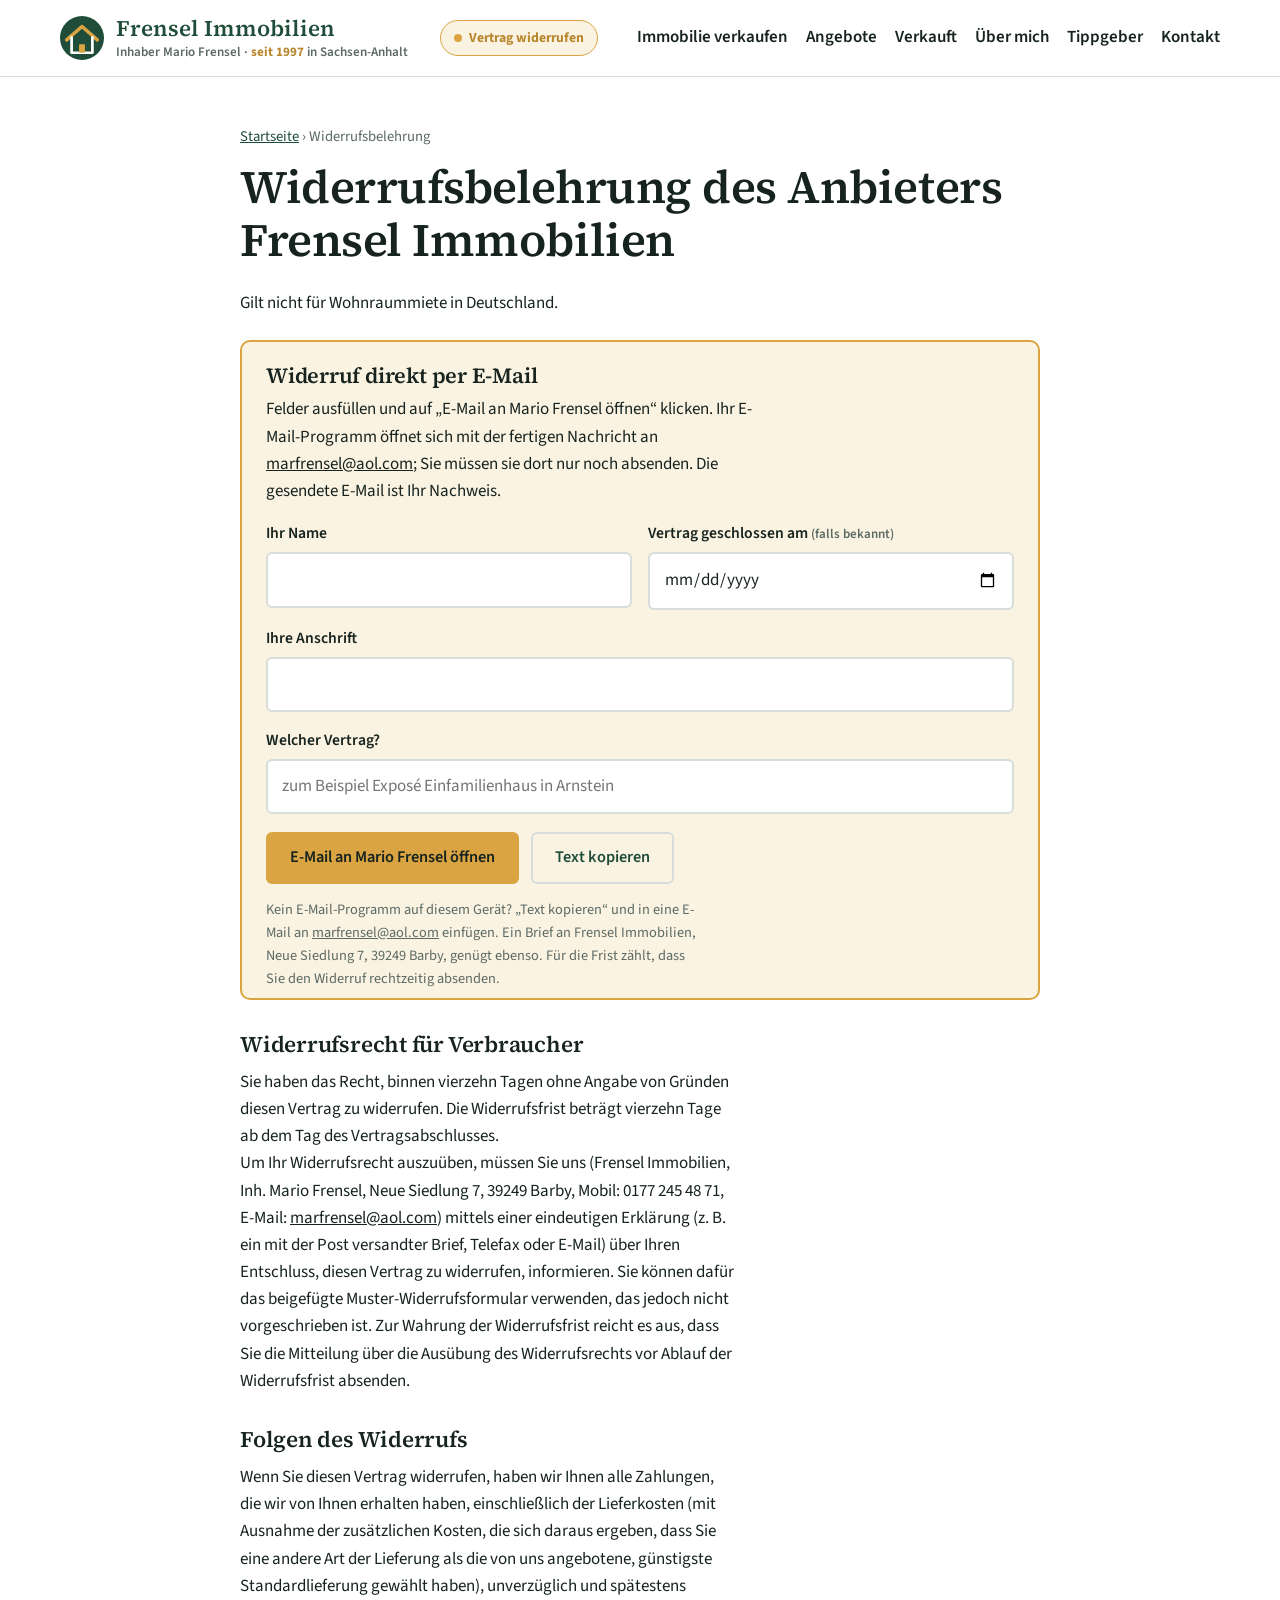
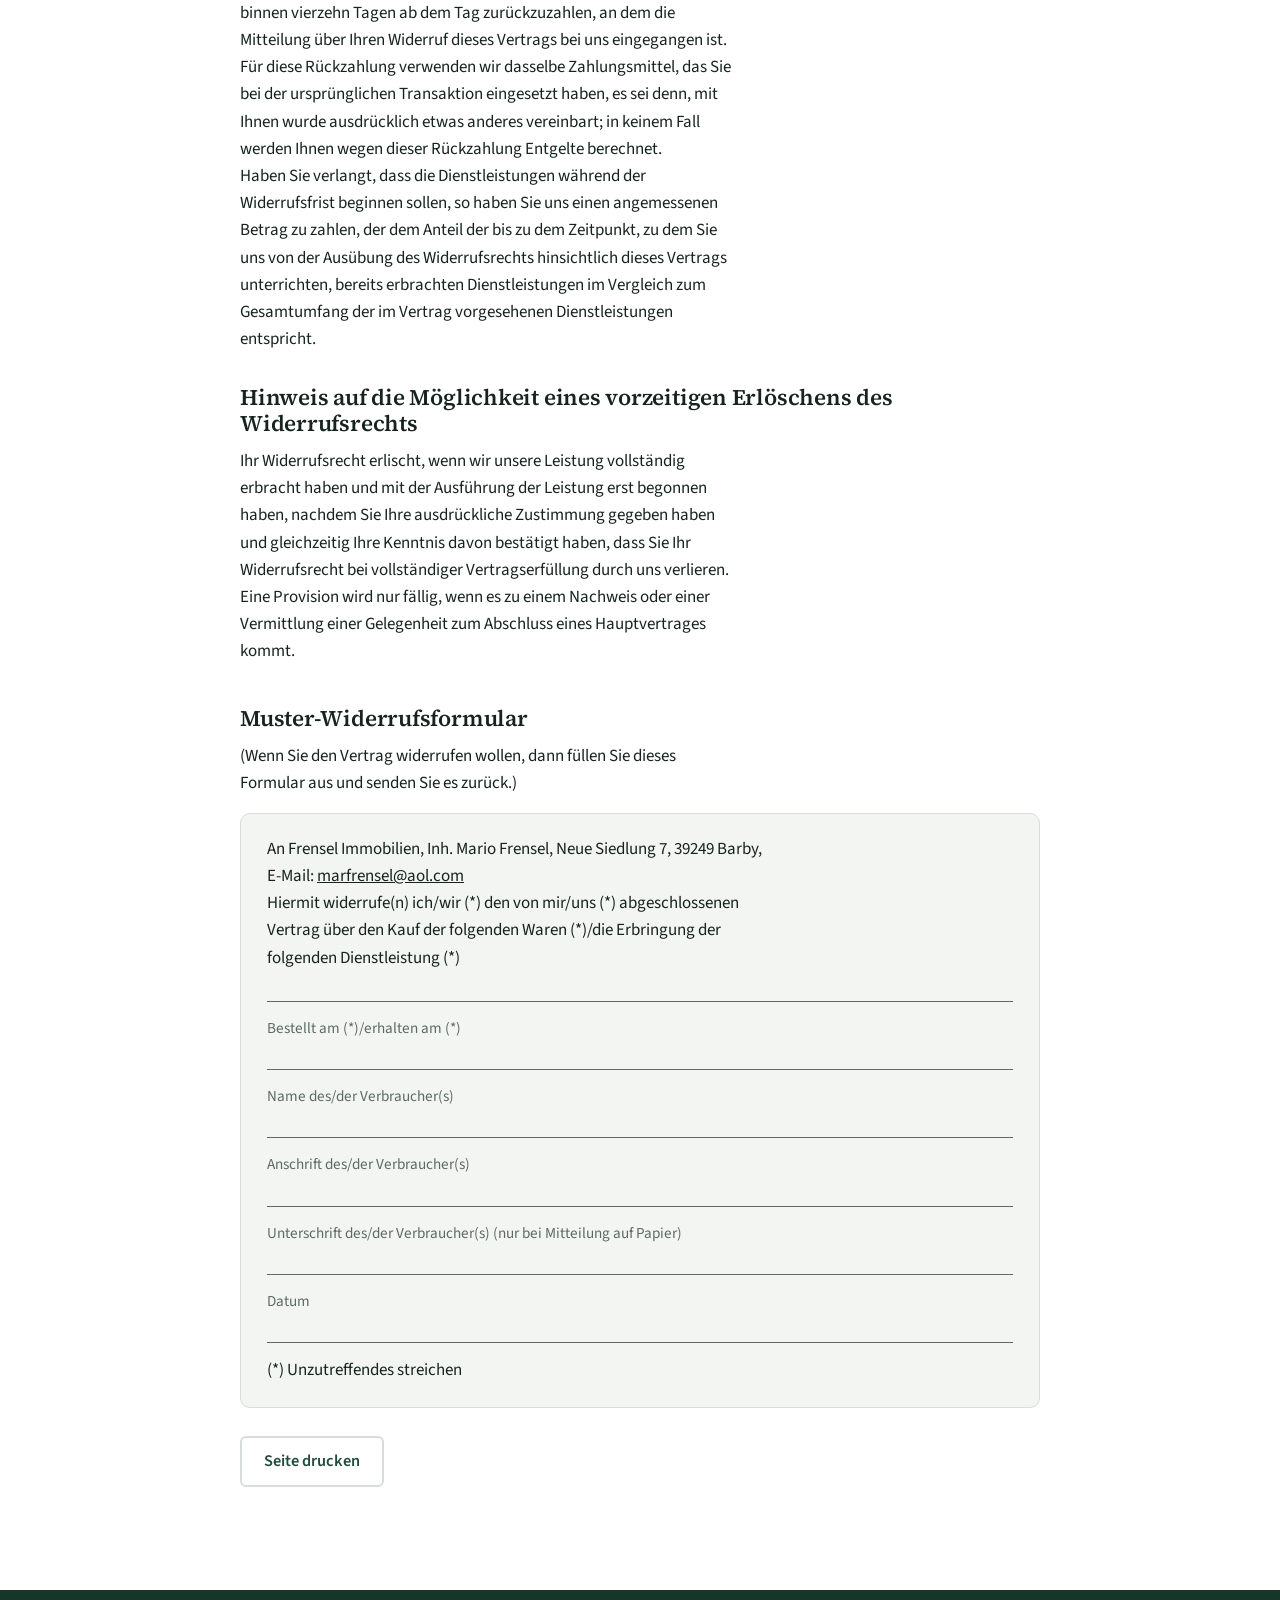
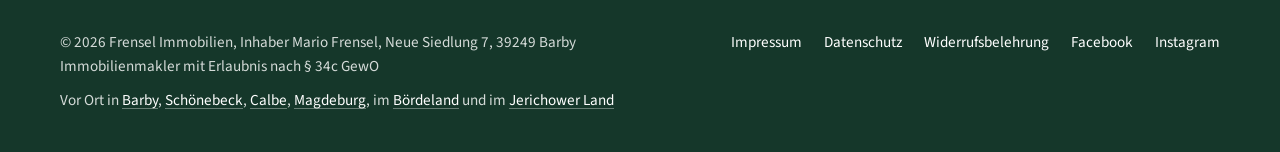
<file: widerruf.html>
<!doctype html>
<html lang="de">
<head>
<meta charset="utf-8">
<meta name="viewport" content="width=device-width, initial-scale=1">
<title>Widerrufsbelehrung – Frensel Immobilien</title>
<meta name="description" content="Widerrufsbelehrung und Muster-Widerrufsformular von Frensel Immobilien, Inhaber Mario Frensel, Barby.">
<link rel="icon" href="bilder/favicon.svg" type="image/svg+xml">
<link rel="apple-touch-icon" href="bilder/apple-touch-icon.png">
<meta property="og:type" content="website">
<meta property="og:site_name" content="Frensel Immobilien">
<meta property="og:title" content="Widerrufsbelehrung – Frensel Immobilien">
<meta property="og:description" content="Widerrufsbelehrung und Muster-Widerrufsformular von Frensel Immobilien, Inhaber Mario Frensel, Barby.">
<meta property="og:image" content="https://frensel-immobilien.de/bilder/og.jpg">
<meta property="og:image:width" content="1200">
<meta property="og:image:height" content="630">
<meta property="og:locale" content="de_DE">
<meta name="twitter:card" content="summary_large_image">
<link rel="stylesheet" href="stil.css">
</head>
<body>
<svg width="0" height="0" style="position:absolute" aria-hidden="true">
  <defs>
    <symbol id="hoerer" viewBox="0 0 24 24"><path fill="none" stroke="currentColor" stroke-width="1.9" stroke-linecap="round" stroke-linejoin="round" d="M5 4h3.5l1.7 4.2-2.1 1.6a12 12 0 0 0 6.1 6.1l1.6-2.1L20 15.5V19a1.5 1.5 0 0 1-1.6 1.5A16.5 16.5 0 0 1 3.5 5.6 1.5 1.5 0 0 1 5 4Z"/></symbol>
    <symbol id="mail" viewBox="0 0 24 24"><g fill="none" stroke="currentColor" stroke-width="1.9" stroke-linecap="round" stroke-linejoin="round"><rect x="3" y="5" width="18" height="14" rx="2"/><path d="m3.5 6.5 8.5 6.5 8.5-6.5"/></g></symbol>
    <symbol id="handy" viewBox="0 0 24 24"><g fill="none" stroke="currentColor" stroke-width="1.9" stroke-linecap="round" stroke-linejoin="round"><rect x="7" y="2.5" width="10" height="19" rx="2"/><path d="M11 18.5h2"/></g></symbol>
    <symbol id="haus-grafik" viewBox="0 0 240 160">
      <g fill="none" stroke="currentColor" stroke-width="2.5" stroke-linejoin="round" stroke-linecap="round">
        <path d="M20 140 H220"/><path d="M60 140 V84 L120 40 L180 84 V140"/><path d="M48 92 L120 36 L192 92"/>
        <path d="M150 58 V46 H164 V68"/><path d="M104 140 V104 H136 V140"/><path d="M74 100 H92 V118 H74 Z"/><path d="M148 100 H166 V118 H148 Z"/>
      </g>
    </symbol>
    <symbol id="stern" viewBox="0 0 24 24"><path d="M12 2.5l2.9 6.1 6.6.8-4.9 4.6 1.3 6.6L12 17.3l-5.9 3.3 1.3-6.6L2.5 9.4l6.6-.8z"/></symbol>
    <symbol id="facebook" viewBox="0 0 24 24"><path d="M13.5 22v-8h2.7l.4-3.2h-3.1V8.8c0-.9.3-1.5 1.6-1.5h1.7V4.4c-.3 0-1.3-.1-2.5-.1-2.5 0-4.1 1.5-4.1 4.2v2.3H7.4V14h2.8v8h3.3z"/></symbol>
    <symbol id="instagram" viewBox="0 0 24 24"><path d="M12 7.3a4.7 4.7 0 1 0 0 9.4 4.7 4.7 0 0 0 0-9.4zm0 7.7a3 3 0 1 1 0-6 3 3 0 0 1 0 6zm5.9-7.9a1.1 1.1 0 1 1-2.2 0 1.1 1.1 0 0 1 2.2 0zM12 2.2c-2.7 0-3 0-4 .1-1.1 0-1.8.2-2.4.5-.7.2-1.2.6-1.8 1.1-.5.6-.9 1.1-1.1 1.8-.3.6-.5 1.3-.5 2.4-.1 1-.1 1.3-.1 4s0 3 .1 4c0 1.1.2 1.8.5 2.4.2.7.6 1.2 1.1 1.8.6.5 1.1.9 1.8 1.1.6.3 1.3.5 2.4.5 1 .1 1.3.1 4 .1s3 0 4-.1c1.1 0 1.8-.2 2.4-.5.7-.2 1.2-.6 1.8-1.1.5-.6.9-1.1 1.1-1.8.3-.6.5-1.3.5-2.4.1-1 .1-1.3.1-4s0-3-.1-4c0-1.1-.2-1.8-.5-2.4-.2-.7-.6-1.2-1.1-1.8-.6-.5-1.1-.9-1.8-1.1-.6-.3-1.3-.5-2.4-.5-1-.1-1.3-.1-4-.1zm0 1.8c2.6 0 2.9 0 4 .1.9 0 1.5.2 1.8.3.5.2.8.4 1.1.7.3.3.6.7.7 1.1.1.4.3.9.3 1.8.1 1.1.1 1.4.1 4s0 2.9-.1 4c0 .9-.2 1.5-.3 1.8-.2.5-.4.8-.7 1.1-.3.3-.7.6-1.1.7-.4.1-.9.3-1.8.3-1.1.1-1.4.1-4 .1s-2.9 0-4-.1c-.9 0-1.5-.2-1.8-.3-.5-.2-.8-.4-1.1-.7-.3-.3-.6-.7-.7-1.1-.1-.4-.3-.9-.3-1.8-.1-1.1-.1-1.4-.1-4s0-2.9.1-4c0-.9.2-1.5.3-1.8.2-.5.4-.8.7-1.1.3-.3.7-.6 1.1-.7.4-.1.9-.3 1.8-.3 1.1-.1 1.4-.1 4-.1z"/></symbol>
  </defs>
</svg>

<div class="oben-leiste"><a href="widerruf.html">Vertrag widerrufen</a></div>
<header class="kopf">
  <div class="innen">
    <a class="marke" href="index.html"><img class="marke-zeichen" src="bilder/favicon.svg" alt="" width="44" height="44"><span class="marke-text">Frensel Immobilien<small><span class="marke-inhaber">Inhaber Mario Frensel · </span><b>seit 1997</b> in Sachsen-Anhalt</small></span></a>
    <a class="widerruf-oben" href="widerruf.html">Vertrag widerrufen</a>
    <button class="menue" type="button" aria-expanded="false" aria-controls="hauptnav">Menü</button>
    <nav id="hauptnav">
      <ul>
        <li><a href="index.html#bewertung">Immobilie verkaufen</a></li>
        <li><a href="index.html#angebote">Angebote</a></li>
        <li><a href="referenzen.html">Verkauft</a></li>
        <li><a href="index.html#ueber-mich">Über mich</a></li>
        <li><a href="index.html#tippgeber">Tippgeber</a></li>
        <li><a href="index.html#kontakt">Kontakt</a></li>
        <li class="nur-handy"><a href="widerruf.html">Vertrag widerrufen</a></li>
        <li class="nur-handy"><a href="tel:+491772454871"><svg class="tel-symbol"><use href="#handy"/></svg>Mobil 0177 245 48 71</a></li>
        <li class="nur-handy"><a href="tel:+493929825956"><svg class="tel-symbol"><use href="#hoerer"/></svg>Büro 039298 25956</a></li>
      </ul>
    </nav>
  </div>
</header>

<main>
<section class="abschnitt impressum" style="padding-top:clamp(28px,4vw,48px)">
  <div class="innen" style="max-width:800px">
    <p class="pfad"><a href="index.html">Startseite</a> › Widerrufsbelehrung</p>
    <h1 style="margin-top:12px">Widerrufsbelehrung des Anbieters Frensel Immobilien</h1>
    <p>Gilt nicht für Wohnraummiete in Deutschland.</p>

    <div class="widerruf-schnell" id="per-email">
      <h2>Widerruf direkt per E-Mail</h2>
      <p>Felder ausfüllen und auf „E-Mail an Mario Frensel öffnen“ klicken. Ihr E-Mail-Programm öffnet sich mit der fertigen Nachricht an <a href="mailto:marfrensel@aol.com">marfrensel@aol.com</a>; Sie müssen sie dort nur noch absenden. Die gesendete E-Mail ist Ihr Nachweis.</p>
      <form id="widerruf-mail" novalidate>
        <div class="felder">
          <div class="feld"><label for="w-name">Ihr Name</label><input id="w-name" type="text" autocomplete="name" required></div>
          <div class="feld"><label for="w-datum">Vertrag geschlossen am <small>(falls bekannt)</small></label><input id="w-datum" type="date"></div>
          <div class="feld breit"><label for="w-anschrift">Ihre Anschrift</label><input id="w-anschrift" type="text" autocomplete="street-address" required></div>
          <div class="feld breit"><label for="w-vertrag">Welcher Vertrag?</label><input id="w-vertrag" type="text" placeholder="zum Beispiel Exposé Einfamilienhaus in Arnstein" required></div>
        </div>
        <p class="fehler" id="w-fehler">Bitte Name, Anschrift und den Vertrag angeben.</p>
        <div class="widerruf-knoepfe">
          <button class="knopf primaer" type="submit">E-Mail an Mario Frensel öffnen</button>
          <button class="knopf leise" type="button" id="w-kopieren">Text kopieren</button>
        </div>
        <textarea id="w-text" class="widerruf-text" rows="9" readonly hidden></textarea>
        <p class="widerruf-klein">Kein E-Mail-Programm auf diesem Gerät? „Text kopieren“ und in eine E-Mail an <a href="mailto:marfrensel@aol.com">marfrensel@aol.com</a> einfügen. Ein Brief an Frensel Immobilien, Neue Siedlung 7, 39249 Barby, genügt ebenso. Für die Frist zählt, dass Sie den Widerruf rechtzeitig absenden.</p>
      </form>
    </div>

    <h2 style="font-size:1.4rem;margin-top:32px">Widerrufsrecht für Verbraucher</h2>
    <p>Sie haben das Recht, binnen vierzehn Tagen ohne Angabe von Gründen diesen Vertrag zu widerrufen. Die Widerrufsfrist beträgt vierzehn Tage ab dem Tag des Vertragsabschlusses.</p>
    <p>Um Ihr Widerrufsrecht auszuüben, müssen Sie uns (Frensel Immobilien, Inh. Mario Frensel, Neue Siedlung 7, 39249 Barby, Mobil: 0177 245 48 71, E-Mail: <a href="mailto:marfrensel@aol.com">marfrensel@aol.com</a>) mittels einer eindeutigen Erklärung (z. B. ein mit der Post versandter Brief, Telefax oder E-Mail) über Ihren Entschluss, diesen Vertrag zu widerrufen, informieren. Sie können dafür das beigefügte Muster-Widerrufsformular verwenden, das jedoch nicht vorgeschrieben ist. Zur Wahrung der Widerrufsfrist reicht es aus, dass Sie die Mitteilung über die Ausübung des Widerrufsrechts vor Ablauf der Widerrufsfrist absenden.</p>

    <h2 style="font-size:1.4rem;margin-top:32px">Folgen des Widerrufs</h2>
    <p>Wenn Sie diesen Vertrag widerrufen, haben wir Ihnen alle Zahlungen, die wir von Ihnen erhalten haben, einschließlich der Lieferkosten (mit Ausnahme der zusätzlichen Kosten, die sich daraus ergeben, dass Sie eine andere Art der Lieferung als die von uns angebotene, günstigste Standardlieferung gewählt haben), unverzüglich und spätestens binnen vierzehn Tagen ab dem Tag zurückzuzahlen, an dem die Mitteilung über Ihren Widerruf dieses Vertrags bei uns eingegangen ist. Für diese Rückzahlung verwenden wir dasselbe Zahlungsmittel, das Sie bei der ursprünglichen Transaktion eingesetzt haben, es sei denn, mit Ihnen wurde ausdrücklich etwas anderes vereinbart; in keinem Fall werden Ihnen wegen dieser Rückzahlung Entgelte berechnet.</p>
    <p>Haben Sie verlangt, dass die Dienstleistungen während der Widerrufsfrist beginnen sollen, so haben Sie uns einen angemessenen Betrag zu zahlen, der dem Anteil der bis zu dem Zeitpunkt, zu dem Sie uns von der Ausübung des Widerrufsrechts hinsichtlich dieses Vertrags unterrichten, bereits erbrachten Dienstleistungen im Vergleich zum Gesamtumfang der im Vertrag vorgesehenen Dienstleistungen entspricht.</p>

    <h2 style="font-size:1.4rem;margin-top:32px">Hinweis auf die Möglichkeit eines vorzeitigen Erlöschens des Widerrufsrechts</h2>
    <p>Ihr Widerrufsrecht erlischt, wenn wir unsere Leistung vollständig erbracht haben und mit der Ausführung der Leistung erst begonnen haben, nachdem Sie Ihre ausdrückliche Zustimmung gegeben haben und gleichzeitig Ihre Kenntnis davon bestätigt haben, dass Sie Ihr Widerrufsrecht bei vollständiger Vertragserfüllung durch uns verlieren.</p>
    <p>Eine Provision wird nur fällig, wenn es zu einem Nachweis oder einer Vermittlung einer Gelegenheit zum Abschluss eines Hauptvertrages kommt.</p>

    <h2 style="font-size:1.4rem;margin-top:40px">Muster-Widerrufsformular</h2>
    <p>(Wenn Sie den Vertrag widerrufen wollen, dann füllen Sie dieses Formular aus und senden Sie es zurück.)</p>
    <div style="border:1px solid var(--linie);border-radius:10px;padding:22px 26px;margin-top:16px;background:var(--nebel)">
      <p>An Frensel Immobilien, Inh. Mario Frensel, Neue Siedlung 7, 39249 Barby, E-Mail: <a href="mailto:marfrensel@aol.com">marfrensel@aol.com</a></p>
      <p>Hiermit widerrufe(n) ich/wir (*) den von mir/uns (*) abgeschlossenen Vertrag über den Kauf der folgenden Waren (*)/die Erbringung der folgenden Dienstleistung (*)</p>
      <div class="linie-leer"></div>
      <p class="feldname">Bestellt am (*)/erhalten am (*)</p><div class="linie-leer"></div>
      <p class="feldname">Name des/der Verbraucher(s)</p><div class="linie-leer"></div>
      <p class="feldname">Anschrift des/der Verbraucher(s)</p><div class="linie-leer"></div>
      <p class="feldname">Unterschrift des/der Verbraucher(s) (nur bei Mitteilung auf Papier)</p><div class="linie-leer"></div>
      <p class="feldname">Datum</p><div class="linie-leer"></div>
      <p style="margin-top:14px">(*) Unzutreffendes streichen</p>
    </div>
    <p style="margin-top:28px"><a class="knopf leise" href="javascript:window.print()">Seite drucken</a></p>
  </div>
</section>
</main>

<footer>
  <div class="innen">
    <div>
      <div>© 2026 Frensel Immobilien, Inhaber Mario Frensel, Neue Siedlung 7, 39249 Barby</div>
      <div>Immobilienmakler mit Erlaubnis nach § 34c GewO</div>
      <div class="fuss-orte">Vor Ort in <a href="immobilienmakler-barby.html">Barby</a>, <a href="immobilienmakler-schoenebeck.html">Schönebeck</a>, <a href="immobilienmakler-calbe.html">Calbe</a>, <a href="immobilienmakler-magdeburg.html">Magdeburg</a>, im <a href="immobilienmakler-boerdeland.html">Bördeland</a> und im <a href="immobilienmakler-jerichower-land.html">Jerichower Land</a></div>
    </div>
    <ul>
      <li><a href="rechtliches.html#impressum">Impressum</a></li>
      <li><a href="rechtliches.html#datenschutz">Datenschutz</a></li>
      <li><a href="widerruf.html">Widerrufsbelehrung</a></li>
      <li><a href="https://www.facebook.com/Frensel-Immobilien-1690328964523442/" target="_blank" rel="noopener">Facebook</a></li>
      <li><a href="https://www.instagram.com/frenselmario" target="_blank" rel="noopener">Instagram</a></li>
    </ul>
  </div>
</footer>

<div class="leiste">
  <a class="knopf dunkel" href="tel:+491772454871"><svg class="tel-symbol"><use href="#hoerer"/></svg>Anrufen</a>
  <a class="knopf primaer" href="index.html#bewertung">Bewerten lassen</a>
</div>

<script>
(function () {
  // Menü auf dem Handy
  var menue = document.querySelector('.menue');
  var nav = document.getElementById('hauptnav');
  menue.addEventListener('click', function () {
    var offen = nav.classList.toggle('offen');
    menue.setAttribute('aria-expanded', offen ? 'true' : 'false');
  });
  nav.addEventListener('click', function (e) {
    if (e.target.tagName === 'A') { nav.classList.remove('offen'); menue.setAttribute('aria-expanded', 'false'); }
  });

  // Formulare an Netlify senden
  window.sendeFormular = function (form) {
    var daten = new URLSearchParams(new FormData(form)).toString();
    return fetch('/', { method: 'POST', headers: { 'Content-Type': 'application/x-www-form-urlencoded' }, body: daten })
      .then(function (r) { if (!r.ok) throw new Error('Status ' + r.status); });
  };
  // Sprung von der Karte zu einem verkauften Haus: Kurzexposé gleich aufklappen
  function sprungAuf() {
    if (location.hash.indexOf('#v-') !== 0) return;
    var ziel = document.getElementById(location.hash.slice(1));
    var d = ziel && ziel.querySelector('details');
    if (d) d.open = true;
  }
  window.addEventListener('hashchange', sprungAuf);
  sprungAuf();

  window.formularFehler = function (el) {
    el.textContent = 'Das Senden hat nicht geklappt. Bitte rufen Sie an: 0177 245 48 71 oder 039298 25956.';
    el.classList.add('sichtbar');
  };
})();
</script>

<script>
(function () {
  // Widerruf per E-Mail: baut die Nachricht aus den Feldern und öffnet das E-Mail-Programm
  var f = document.getElementById('widerruf-mail');
  if (!f) return;
  var feh = document.getElementById('w-fehler');
  var feld = function (id) { return document.getElementById(id); };
  function wert(id) { return feld(id).value.trim(); }
  function pruefen() {
    var gut = true;
    ['w-name', 'w-anschrift', 'w-vertrag'].forEach(function (id) {
      var leer = !wert(id);
      feld(id).style.borderColor = leer ? '#A23B2A' : '';
      if (leer) gut = false;
    });
    feh.classList.toggle('sichtbar', !gut);
    return gut;
  }
  function nachricht() {
    var d = wert('w-datum');
    var datum = d ? new Date(d + 'T12:00:00').toLocaleDateString('de-DE') : '';
    return 'An Frensel Immobilien, Inh. Mario Frensel, Neue Siedlung 7, 39249 Barby\n\n' +
      'Hiermit widerrufe ich den von mir abgeschlossenen Vertrag über die Erbringung der folgenden Dienstleistung: ' + wert('w-vertrag') +
      (datum ? '\nVertrag geschlossen am: ' + datum : '') +
      '\n\nName: ' + wert('w-name') + '\nAnschrift: ' + wert('w-anschrift') +
      '\nDatum: ' + new Date().toLocaleDateString('de-DE');
  }
  f.addEventListener('submit', function (e) {
    e.preventDefault();
    if (!pruefen()) return;
    window.location.href = 'mailto:marfrensel@aol.com?subject=' + encodeURIComponent('Widerruf meines Maklervertrags') + '&body=' + encodeURIComponent(nachricht());
  });
  feld('w-kopieren').addEventListener('click', function () {
    if (!pruefen()) return;
    var t = nachricht(), knopf = this, feldText = feld('w-text');
    feldText.value = 'An: marfrensel@aol.com\nBetreff: Widerruf meines Maklervertrags\n\n' + t;
    feldText.hidden = false;
    feldText.select();
    var fertig = function () { knopf.textContent = 'Kopiert'; };
    if (navigator.clipboard && navigator.clipboard.writeText) {
      navigator.clipboard.writeText(feldText.value).then(fertig, function () { document.execCommand('copy'); fertig(); });
    } else { document.execCommand('copy'); fertig(); }
  });
})();
</script>
</body>
</html>
</file>
<file: stil.css>
/* Frensel Immobilien – Stil. Stand Oktober 2026. */

@font-face { font-family: "Source Sans 3"; font-style: normal; font-weight: 400; font-display: swap; src: url(schriften/source-sans-3-latin-400-normal.woff2) format("woff2"); }
@font-face { font-family: "Source Sans 3"; font-style: normal; font-weight: 600; font-display: swap; src: url(schriften/source-sans-3-latin-600-normal.woff2) format("woff2"); }
@font-face { font-family: "Source Sans 3"; font-style: normal; font-weight: 700; font-display: swap; src: url(schriften/source-sans-3-latin-700-normal.woff2) format("woff2"); }
@font-face { font-family: "Source Serif 4"; font-style: normal; font-weight: 500; font-display: swap; src: url(schriften/source-serif-4-latin-500-normal.woff2) format("woff2"); }
@font-face { font-family: "Source Serif 4"; font-style: normal; font-weight: 600; font-display: swap; src: url(schriften/source-serif-4-latin-600-normal.woff2) format("woff2"); }

:root {
  --fichte: #1F4D3A;
  --moor: #15372A;
  --bernstein: #D9A441;
  --bernstein-dunkel: #B9872E;
  --nebel: #F3F5F2;
  --weiss: #FFFFFF;
  --tinte: #16231F;
  --schiefer: #5C6A64;
  --linie: #D7DDD9;
  --serif: "Source Serif 4", Georgia, "Times New Roman", serif;
  --sans: "Source Sans 3", "Segoe UI", Roboto, Helvetica, Arial, sans-serif;
  --breite: 1160px;
  --rand: 20px;
  --radius: 6px;
}

*, *::before, *::after { box-sizing: border-box; }
html { scroll-behavior: smooth; scroll-padding-top: 76px; }
@media (max-width: 760px) { html { scroll-padding-bottom: 80px; } }
@media (prefers-reduced-motion: reduce) { html { scroll-behavior: auto; } }

body { margin: 0; font-family: var(--sans); font-size: 17px; line-height: 1.6; color: var(--tinte); background: var(--weiss); }

h1, h2, h3 { font-family: var(--serif); font-weight: 600; line-height: 1.15; margin: 0 0 0.5em; letter-spacing: -0.01em; }
h1 { font-size: clamp(2rem, 4vw, 2.9rem); }
h2 { font-size: clamp(1.7rem, 3vw, 2.4rem); }
h3 { font-size: 1.25rem; }
p { margin: 0 0 1em; max-width: 62ch; }
a { color: inherit; }
img, svg { display: block; max-width: 100%; }
fieldset { border: 0; padding: 0; margin: 0; min-width: 0; }
[hidden] { display: none !important; }

.innen { width: min(100% - 2 * var(--rand), var(--breite)); margin-inline: auto; }
.abschnitt { padding: clamp(56px, 8vw, 104px) 0; scroll-margin-top: 72px; }
.abschnitt.nebel { background: var(--nebel); }
.abschnitt.gruen { background: var(--fichte); color: var(--weiss); }
.abschnitt.knapp { padding: clamp(36px, 5vw, 64px) 0; }

.knopf { display: inline-flex; align-items: center; justify-content: center; gap: 10px; padding: 14px 22px; border-radius: var(--radius); font-weight: 600; font-size: 1.02rem; text-decoration: none; border: 2px solid transparent; cursor: pointer; font-family: inherit; line-height: 1.2; }
.knopf.primaer { background: var(--bernstein); color: var(--tinte); border-color: var(--bernstein); }
.knopf.primaer:hover { background: var(--bernstein-dunkel); border-color: var(--bernstein-dunkel); }
.knopf.hell { background: transparent; color: var(--weiss); border-color: rgba(255,255,255,.55); }
.knopf.hell:hover { border-color: var(--weiss); }
.knopf.dunkel { background: var(--fichte); color: var(--weiss); border-color: var(--fichte); }
.knopf.dunkel:hover { background: var(--moor); border-color: var(--moor); }
.knopf.leise { background: transparent; color: var(--fichte); border-color: var(--linie); }
.knopf.leise:hover { border-color: var(--fichte); }
:focus-visible { outline: 3px solid var(--bernstein); outline-offset: 3px; }
[tabindex="-1"]:focus, [tabindex="-1"]:focus-visible { outline: none; }

/* Entwurfshinweis */
.entwurf { background: var(--bernstein); color: var(--tinte); font-size: 0.92rem; text-align: center; padding: 8px var(--rand); }

/* Kopfzeile */
.kopf { position: sticky; top: 0; z-index: 20; background: var(--weiss); border-bottom: 1px solid var(--linie); }
.kopf .innen { display: flex; align-items: center; gap: 28px; min-height: 76px; }
.marke { font-family: var(--serif); font-weight: 600; font-size: 1.4rem; text-decoration: none; color: var(--fichte); white-space: nowrap; line-height: 1.1; }
.marke small { display: block; font-family: var(--sans); font-weight: 400; font-size: 0.8rem; color: var(--schiefer); letter-spacing: 0; margin-top: 3px; }
.kopf nav { margin-left: auto; }
.kopf nav ul { list-style: none; margin: 0; padding: 0; display: flex; gap: 24px; }
.marke { display: flex; align-items: center; gap: 12px; }
.marke-zeichen { display: block; width: 44px; height: 44px; flex: 0 0 auto; }
.marke-text { display: block; }
.marke small { font-size: 0.82rem; font-weight: 600; color: var(--schiefer); }
.marke small b { color: var(--bernstein-dunkel); font-weight: 700; }
.kopf nav a { text-decoration: none; font-weight: 600; color: var(--tinte); }
.kopf nav a:hover { color: var(--fichte); }
.kopf nav .nur-handy { display: none; }
.kopf .nummern { text-decoration: none; font-weight: 700; color: var(--fichte); white-space: nowrap; font-size: 0.95rem; line-height: 1.3; text-align: right; }
.kopf .nummern a { text-decoration: none; display: block; }
.widerruf-oben { display: inline-flex; align-items: center; gap: 7px; font-size: 0.86rem; font-weight: 700; color: var(--bernstein-dunkel); background: #FBF3E2; border: 1.5px solid var(--bernstein); border-radius: 999px; padding: 6px 13px; text-decoration: none; white-space: nowrap; margin-left: 4px; }
.widerruf-oben::before { content: ""; width: 8px; height: 8px; border-radius: 50%; background: var(--bernstein); }
.widerruf-oben:hover { background: var(--bernstein); color: var(--tinte); }
.menue { display: none; margin-left: auto; background: none; border: 2px solid var(--linie); border-radius: var(--radius); padding: 8px 12px; font: inherit; font-weight: 600; cursor: pointer; }
.kopf nav ul { gap: 18px; }
.kopf nav a { white-space: nowrap; }
/* Menü-Knopf statt Leiste, sobald Name, Widerruf und Navigation nicht mehr nebeneinander passen */
@media (max-width: 1180px) {
  .kopf nav { display: none; }
  .kopf nav.offen { display: block; position: absolute; left: 0; right: 0; top: 100%; background: var(--weiss); border-bottom: 1px solid var(--linie); padding: 10px var(--rand) 18px; }
  .kopf nav.offen ul { flex-direction: column; gap: 6px; }
  .kopf nav.offen a { display: block; padding: 10px 0; border-bottom: 1px solid var(--linie); }
  .kopf nav.offen .nur-handy { display: block; }
  .kopf nav.offen .nur-handy a { color: var(--fichte); }
  .kopf .nummern { display: none; }
  .menue { display: inline-block; }
}
@media (max-width: 960px) {
  .widerruf-oben { display: none; }
}
@media (max-width: 640px) {
  .kopf .innen { gap: 14px; }
  .marke { gap: 9px; font-size: 1.15rem; }
  .marke-zeichen { width: 38px; height: 38px; }
  .marke-inhaber { display: none; }
  .marke small { font-size: 0.78rem; margin-top: 2px; }
}
@media (max-width: 380px) {
  .marke { font-size: 1.06rem; }
  .marke-zeichen { width: 34px; height: 34px; }
}

/* Kopfbild in voller Breite */
.kopfbild { position: relative; background: var(--moor); aspect-ratio: 21 / 9; max-height: 620px; overflow: hidden; }
@media (max-width: 760px) { .kopfbild { aspect-ratio: 4 / 3; } }
.kopfbild img { position: absolute; inset: 0; width: 100%; height: 100%; object-fit: cover; opacity: 0; z-index: 0; transition: opacity 1s ease; animation: kopf-atmen 14s ease-in-out infinite alternate; }
.kopfbild img.vorher { opacity: 1; z-index: 1; transition: none; }
.kopfbild img.aktiv { opacity: 1; z-index: 2; }
@keyframes kopf-atmen { from { transform: scale(1); } to { transform: scale(1.08); } }
.kopf-bu { position: absolute; left: var(--rand); bottom: 18px; z-index: 5; background: rgba(22,35,31,.72); color: var(--weiss); font-size: 0.86rem; font-weight: 600; padding: 7px 12px; border-radius: 6px; text-decoration: none; backdrop-filter: blur(3px); }
.kopf-bu:hover { background: rgba(22,35,31,.9); }
@media (prefers-reduced-motion: reduce) { .kopfbild img { transition: none; animation: none; } }
/* Kopf: grünes Band rechts, Logo, Mario Frensel freigestellt */
.kopfbild::after { content: ""; position: absolute; left: 0; right: 0; bottom: 0; height: 46%; z-index: 4; pointer-events: none; background: linear-gradient(to top, rgba(14,32,24,.58) 0%, rgba(14,32,24,.22) 55%, rgba(14,32,24,0) 100%); }
.kopf-band { position: absolute; z-index: 3; top: -12%; bottom: -12%; right: -14%; width: 40%; border-radius: 50%; background: linear-gradient(160deg, #2A6149 0%, var(--fichte) 45%, var(--moor) 100%); box-shadow: -10px 0 40px rgba(0,0,0,.18); }
.kopfbild .kopf-logo { position: absolute; inset: auto; z-index: 5; top: 22px; right: 28px; width: clamp(110px, 16vw, 215px); height: auto; opacity: 1; object-fit: contain; transition: none; animation: none; filter: drop-shadow(0 6px 18px rgba(0,0,0,.25)); }
.kopf-mario { position: absolute; z-index: 3; right: 14%; bottom: 0; height: 64%; display: block; }
.kopfbild .kopf-mario img { position: static; inset: auto; width: auto; height: 100%; object-fit: contain; opacity: 1; transition: none; animation: none; filter: saturate(.9) contrast(.96) brightness(.97) drop-shadow(-6px 8px 14px rgba(0,0,0,.35)); }
@media (max-width: 760px) {
  .kopf-band { display: none; }
  .kopfbild .kopf-logo { top: 10px; right: 10px; width: 96px; }
  .kopf-mario { right: 4%; height: 56%; }
}
/* Variante B: Bewertungs-Karte im Kopfbild */
.kopf-karte { position: absolute; z-index: 5; left: var(--rand); top: 50%; transform: translateY(-50%); width: min(400px, 42%); background: var(--weiss); color: var(--tinte); border-radius: 12px; padding: 24px 24px 20px; box-shadow: 0 18px 50px rgba(0,0,0,.28); }
.kopf-karte h2 { font-size: 1.45rem; margin: 0 0 6px; }
.kopf-karte p { font-size: 0.92rem; color: var(--schiefer); margin: 0 0 16px; }
.kopf-kacheln { display: grid; grid-template-columns: 1fr 1fr; gap: 10px; }
.kopf-kacheln button { display: flex; flex-direction: column; align-items: flex-start; gap: 8px; padding: 12px 14px; border: 2px solid var(--linie); border-radius: var(--radius); background: var(--weiss); font: inherit; font-weight: 600; color: var(--tinte); cursor: pointer; text-align: left; }
.kopf-kacheln button:hover { border-color: var(--fichte); background: var(--nebel); }
.kopf-kacheln svg { width: 26px; height: 26px; stroke: var(--fichte); fill: none; stroke-width: 1.8; stroke-linecap: round; stroke-linejoin: round; }
@media (max-width: 900px) {
  .kopfbild.mit-karte { aspect-ratio: auto; max-height: none; padding-bottom: 0; }
  .kopfbild.mit-karte > img { bottom: auto; height: auto; aspect-ratio: 4 / 3; }
  .kopfbild.mit-karte::before { content: ""; display: block; aspect-ratio: 4 / 3; }
  .kopf-karte { position: static; transform: none; width: auto; border-radius: 0; box-shadow: none; padding: 20px var(--rand); }
  .kopfbild.mit-karte .kopf-bu { bottom: auto; top: 12px; }
  .kopfbild.mit-karte .kopf-mario { bottom: auto; top: 25.5vw; height: 49.5vw; }
}
.foto { position: absolute; inset: 0; width: 100%; height: 100%; object-fit: cover; background: #C9D3CC; }
.bildzeile { position: absolute; left: 14px; bottom: 12px; font-size: 0.82rem; background: rgba(255,255,255,.9); color: var(--tinte); padding: 4px 9px; border-radius: 4px; }

/* Einstieg unter dem Bild */
.einstieg { background: var(--fichte); color: var(--weiss); padding: clamp(40px, 6vw, 80px) 0; }
.einstieg .innen { display: grid; grid-template-columns: 7fr 5fr; gap: clamp(28px, 5vw, 72px); align-items: start; }
@media (max-width: 900px) { .einstieg .innen { grid-template-columns: 1fr; } }
.einstieg h1 { margin-bottom: 14px; }
.einstieg .lauf { font-size: 1.12rem; color: rgba(255,255,255,.9); max-width: 52ch; }
.einstieg .umkreis { color: rgba(255,255,255,.92); max-width: 52ch; border-left: 3px solid var(--bernstein); padding: 4px 0 4px 16px; margin: 18px 0 0; }
.einstieg .umkreis strong { color: var(--bernstein); font-weight: 700; }
.einstieg .aktionen { display: flex; flex-wrap: wrap; gap: 12px; margin-top: 18px; }
.einstieg .seite { border-left: 1px solid rgba(255,255,255,.25); padding-left: clamp(20px, 3vw, 40px); }
@media (max-width: 900px) { .einstieg .seite { border-left: 0; padding-left: 0; border-top: 1px solid rgba(255,255,255,.25); padding-top: 20px; } }
.einstieg .seite strong { display: block; font-family: var(--serif); font-size: 1.15rem; margin-bottom: 10px; }
.einstieg .seite p { color: rgba(255,255,255,.85); font-size: 0.98rem; max-width: none; }
.nummern-liste { list-style: none; padding: 0; margin: 0 0 16px; }
.nummern-liste li { margin-bottom: 6px; }
.nummern-liste a { display: inline-flex; align-items: center; gap: 10px; color: var(--weiss); text-decoration: none; font-weight: 700; font-size: 1.15rem; padding: 4px 0; }
.nummern-liste a:hover { color: var(--bernstein); }
.nummern-liste span { color: rgba(255,255,255,.7); font-size: 0.9rem; font-weight: 400; min-width: 42px; }
.tel-symbol { width: 1.15em; height: 1.15em; flex: 0 0 auto; vertical-align: -0.2em; margin-right: 0.45em; color: var(--bernstein); }
.nummern-liste .tel-symbol, .tel-zeile .tel-symbol { margin-right: 0; }
.knopf .tel-symbol { color: currentColor; margin-right: 0.5em; }
.tel-zeile { display: inline-flex; align-items: center; gap: 10px; text-decoration: none; font-weight: 600; color: var(--tinte); margin: 2px 0; }
.tel-zeile:hover { color: var(--fichte); }
.tel-zeile + .tel-zeile { margin-top: 2px; }
address .tel-zeile { display: flex; }
.kopf nav .nur-handy a { display: flex; align-items: center; gap: 8px; }
.kopf nav .tel-symbol { margin-right: 0; }
.hero-google { display: inline-flex; align-items: center; gap: 10px; padding: 10px 14px; border: 1px solid rgba(255,255,255,.35); border-radius: 8px; color: var(--weiss); text-decoration: none; font-size: 0.98rem; }
.hero-google:hover { border-color: var(--weiss); }
.hero-google strong { font-size: 1.15rem; }

/* Bildplatzhalter */
.bild-platz { position: absolute; inset: 0; display: grid; place-items: center; background: linear-gradient(180deg, #DCE4DE 0%, #C3D0C7 100%); color: #4C5F56; overflow: hidden; }
.bild-platz svg { width: 56%; height: auto; max-height: 70%; opacity: .55; }
.bild-platz span { position: absolute; left: 14px; bottom: 12px; font-size: 0.82rem; background: rgba(255,255,255,.8); padding: 4px 9px; border-radius: 4px; }

/* Bewertungsformular */
.bewertung-kopf { max-width: 60ch; margin-bottom: 36px; }
.bewertung-kopf p { color: rgba(255,255,255,.86); font-size: 1.08rem; }
.karte { background: var(--weiss); color: var(--tinte); border-radius: 10px; display: grid; grid-template-columns: 300px 1fr; overflow: hidden; box-shadow: 0 20px 50px rgba(0,0,0,.18); }
.karte-seite { background: var(--nebel); padding: 34px 30px; border-right: 1px solid var(--linie); }
.karte-seite h3 { margin-bottom: 8px; }
.karte-seite p { font-size: 0.98rem; color: var(--schiefer); }
.fortschritt { margin-top: 26px; }
.fortschritt .schritt { font-weight: 600; margin-bottom: 8px; display: block; }
.balken { height: 8px; background: var(--linie); border-radius: 99px; overflow: hidden; }
.balken i { display: block; height: 100%; width: 12.5%; background: var(--bernstein); border-radius: 99px; transition: width .25s ease; }
@media (prefers-reduced-motion: reduce) { .balken i { transition: none; } }
.zusagen { list-style: none; padding: 0; margin: 28px 0 0; font-size: 0.95rem; }
.zusagen li { padding: 6px 0 6px 26px; position: relative; }
.zusagen li::before { content: ""; position: absolute; left: 0; top: 13px; width: 14px; height: 14px; border-radius: 50%; background: var(--fichte); }
.karte-haupt { padding: 34px clamp(22px, 4vw, 48px); }
.frage { display: none; }
.frage.aktiv { display: block; }
.frage h3 { font-size: 1.45rem; margin-bottom: 6px; }
.frage .hinweis { color: var(--schiefer); margin-bottom: 22px; }
.kacheln { display: grid; grid-template-columns: repeat(auto-fit, minmax(136px, 1fr)); gap: 12px; margin-bottom: 24px; }
.kachel { position: relative; }
.kachel input { position: absolute; opacity: 0; inset: 0; width: 100%; height: 100%; cursor: pointer; }
.kachel span { display: flex; flex-direction: column; align-items: flex-start; gap: 10px; padding: 18px 16px; border: 2px solid var(--linie); border-radius: var(--radius); font-weight: 600; min-height: 92px; transition: border-color .15s ease, background-color .15s ease; }
.kachel svg { width: 30px; height: 30px; stroke: var(--fichte); fill: none; stroke-width: 1.8; stroke-linecap: round; stroke-linejoin: round; }
.kachel input:hover + span { border-color: var(--fichte); }
.kachel input:checked + span { border-color: var(--fichte); background: #EAF1EC; }
.kachel input:focus-visible + span { outline: 3px solid var(--bernstein); outline-offset: 2px; }
.felder { display: grid; grid-template-columns: 1fr 1fr; gap: 16px; margin-bottom: 24px; }
.feld { display: flex; flex-direction: column; gap: 6px; }
.feld.breit { grid-column: 1 / -1; }
.feld label { font-weight: 600; font-size: 0.98rem; }
.feld input, .feld select, .feld textarea { font: inherit; padding: 12px 14px; border: 2px solid var(--linie); border-radius: var(--radius); background: var(--weiss); color: var(--tinte); width: 100%; }
.feld input:focus, .feld select:focus, .feld textarea:focus { border-color: var(--fichte); outline: none; }
.feld small { color: var(--schiefer); }
.haken { display: flex; gap: 12px; align-items: flex-start; font-size: 0.95rem; margin-bottom: 24px; }
.haken input { margin-top: 5px; width: 18px; height: 18px; }
.steuerung { display: flex; justify-content: space-between; gap: 12px; align-items: center; border-top: 1px solid var(--linie); padding-top: 22px; }
.fehler { color: #A23B2A; font-weight: 600; margin: -10px 0 16px; display: none; }
.fehler.sichtbar { display: block; }
.danke { display: none; }
.danke.aktiv { display: block; }
.danke h3 { font-size: 1.6rem; }
.falle { position: absolute; left: -9999px; width: 1px; height: 1px; overflow: hidden; }
@media (max-width: 820px) {
  .karte { grid-template-columns: 1fr; }
  .karte-seite { border-right: 0; border-bottom: 1px solid var(--linie); padding: 24px 22px; }
  .zusagen { display: none; }
  .felder { grid-template-columns: 1fr; }
  .kachel span { min-height: 76px; padding: 14px 12px; }
}

/* Abschnittsköpfe */
.abschnitt-kopf { display: flex; justify-content: space-between; align-items: flex-end; gap: 24px; margin-bottom: 36px; flex-wrap: wrap; }
.abschnitt-kopf p { margin: 0; color: var(--schiefer); }

/* Angebote */
.angebote { display: grid; grid-template-columns: repeat(3, 1fr); gap: 24px; }
@media (max-width: 900px) { .angebote { grid-template-columns: 1fr; } }
.angebot { background: var(--weiss); border: 1px solid var(--linie); border-radius: 10px; overflow: hidden; display: flex; flex-direction: column; }
.angebot .bild { position: relative; aspect-ratio: 4 / 3; }
.angebot .bild a { position: absolute; inset: 0; }
.status { position: absolute; top: 12px; left: 12px; z-index: 1; font-size: 0.82rem; font-weight: 700; padding: 4px 10px; border-radius: 4px; background: var(--weiss); color: var(--fichte); }
.angebot .text { padding: 20px 22px 22px; display: flex; flex-direction: column; gap: 10px; flex: 1; }
.angebot .ort { color: var(--schiefer); margin: 0; font-size: 0.95rem; }
.angebot h3 { margin: 0; font-size: 1.2rem; }
.angebot h3 a { text-decoration: none; }
.angebot h3 a:hover { color: var(--fichte); }
.daten { list-style: none; padding: 0; margin: 4px 0 0; display: flex; flex-wrap: wrap; gap: 6px 18px; color: var(--schiefer); font-size: 0.95rem; }
.preis { font-family: var(--serif); font-size: 1.5rem; font-weight: 600; color: var(--fichte); margin: 6px 0 0; }
.angebot .provision { font-size: 0.85rem; color: var(--schiefer); margin: 0; }
.angebot .links { display: flex; gap: 10px; flex-wrap: wrap; margin-top: auto; padding-top: 12px; }
.angebot .links .knopf { padding: 10px 14px; font-size: 0.95rem; }
.angebot.aufruf { background: var(--fichte); color: var(--weiss); border-color: var(--fichte); justify-content: center; padding: 32px 28px; gap: 16px; }
.angebot.aufruf h3 { color: var(--weiss); font-size: 1.45rem; margin: 0; }
.angebot.aufruf p { color: rgba(255,255,255,.88); margin: 0; }
.angebot.aufruf p.motto { color: var(--bernstein); font-weight: 700; font-size: 1.12rem; }
.angebot.aufruf .knopf { align-self: flex-start; }

/* Über mich */
.ueber { display: grid; grid-template-columns: 5fr 7fr; gap: clamp(32px, 6vw, 80px); align-items: start; }
.ueber.ohne-bild { grid-template-columns: 1fr; max-width: 760px; }
.portraet { position: relative; aspect-ratio: 4 / 5; border-radius: 10px; overflow: hidden; }
.ueber h2 { margin-bottom: 20px; }
.ueber h3 { font-size: 1.15rem; margin: 26px 0 6px; }
.ueber p { max-width: 58ch; }
@media (max-width: 820px) { .ueber { grid-template-columns: 1fr; } .portraet { max-width: 380px; } }

/* Aufklapplisten */
.klapp { border-top: 1px solid var(--linie); }
.klapp details { border-bottom: 1px solid var(--linie); }
.klapp summary { cursor: pointer; list-style: none; display: flex; justify-content: space-between; align-items: center; gap: 16px; padding: 18px 0; font-family: var(--serif); font-weight: 600; font-size: 1.15rem; color: var(--fichte); }
.klapp summary::-webkit-details-marker { display: none; }
.klapp summary::after { content: "+"; flex: none; width: 30px; height: 30px; border: 1px solid var(--linie); border-radius: 50%; display: grid; place-items: center; font-family: var(--sans); font-weight: 400; font-size: 1.3rem; line-height: 1; color: var(--fichte); }
.klapp details[open] summary::after { content: "–"; }
.klapp .inhalt { padding: 0 0 22px; }
.klapp .inhalt p, .klapp .inhalt li { max-width: 70ch; }
.klapp .inhalt ol, .klapp .inhalt ul { padding-left: 22px; margin: 0 0 1em; }
.gruen .klapp { border-color: rgba(255,255,255,.25); }
.gruen .klapp details { border-color: rgba(255,255,255,.25); }
.gruen .klapp summary { color: var(--weiss); }
.gruen .klapp summary::after { color: var(--weiss); border-color: rgba(255,255,255,.4); }
.gruen .klapp .inhalt { color: rgba(255,255,255,.9); }

/* Tippgeber */
.tipp { display: grid; grid-template-columns: 6fr 6fr; gap: clamp(32px, 6vw, 80px); align-items: start; }
@media (max-width: 900px) { .tipp { grid-template-columns: 1fr; } }
.tipp .lauf { color: rgba(255,255,255,.88); font-size: 1.08rem; }
.tipp strong { color: var(--weiss); }
.tipp-formular { background: var(--weiss); color: var(--tinte); border-radius: 10px; padding: clamp(22px, 3vw, 34px); }
.tipp-formular h3 { margin-bottom: 4px; }
.tipp-formular .vor { color: var(--schiefer); margin-bottom: 20px; }

/* Stimmen */
.stimmen { display: grid; grid-template-columns: repeat(auto-fit, minmax(250px, 1fr)); gap: 16px; }
.stimme { background: var(--weiss); border: 1px solid var(--linie); border-radius: 10px; padding: 18px 20px; margin: 0; }
.stimme blockquote { margin: 10px 0 0; font-size: 1rem; line-height: 1.55; }
.stimme blockquote p { max-width: none; margin: 0; display: -webkit-box; -webkit-line-clamp: 4; -webkit-box-orient: vertical; overflow: hidden; }
.stimme.offen blockquote p { display: block; -webkit-line-clamp: unset; overflow: visible; }
.mehr { background: none; border: 0; padding: 8px 0 0; font: inherit; font-size: 0.95rem; font-weight: 600; color: var(--fichte); cursor: pointer; text-decoration: underline; text-align: left; display: block; }
.stimme .antwort { display: none; }
.stimme.offen .antwort { display: block; }
@media (max-width: 820px) {
  .stimmen { display: flex; gap: 14px; overflow-x: auto; scroll-snap-type: x mandatory; padding: 2px 2px 14px; margin: 0 calc(-1 * var(--rand)); padding-inline: var(--rand); scrollbar-width: none; }
  .stimmen::-webkit-scrollbar { display: none; }
  .stimme { flex: 0 0 86%; scroll-snap-align: start; }
  .wisch { font-size: 0.85rem; color: var(--schiefer); margin: 0 0 10px; }
}
@media (min-width: 821px) { .wisch { display: none; } }
.sterne { display: inline-flex; gap: 3px; vertical-align: middle; }
.sterne svg { width: 22px; height: 22px; fill: var(--bernstein); }
.sterne.gross svg { width: 34px; height: 34px; }
.sterne .teil { position: relative; }
.sterne .teil svg:last-child { position: absolute; left: 0; top: 0; fill: var(--bernstein); }
.sterne .teil svg:first-child { fill: var(--linie); }
.google-block { display: grid; grid-template-columns: auto 1fr auto; gap: 28px; align-items: center; background: var(--weiss); border: 1px solid var(--linie); border-radius: 12px; padding: 28px 32px; margin-bottom: 28px; }
.google-block .note { font-family: var(--serif); font-size: 4rem; font-weight: 600; line-height: 1; color: var(--fichte); }
.google-block .text strong { display: block; font-size: 1.3rem; margin-bottom: 6px; }
.google-block .text span { color: var(--schiefer); }
.google-block .knopf { font-size: 1.1rem; padding: 16px 26px; }
@media (max-width: 820px) {
  .google-block { grid-template-columns: auto 1fr; gap: 10px 16px; padding: 18px 18px; text-align: left; }
  .google-block .note { font-size: 2.6rem; }
  .google-block .text strong { font-size: 1rem; margin-bottom: 2px; }
  .google-block .text strong .sterne svg { width: 20px; height: 20px; }
  .google-block .text span { font-size: 0.9rem; }
  .google-block .knopf { grid-column: 1 / -1; width: 100%; font-size: 1rem; padding: 13px 18px; }
}
.stimme .kopf { display: flex; align-items: center; gap: 12px; margin-bottom: 0; position: static; border: 0; }
.avatar { width: 42px; height: 42px; border-radius: 50%; background: var(--fichte); color: var(--weiss); display: grid; place-items: center; font-weight: 700; font-size: 1.1rem; flex: none; }
.stimme .kopf strong { display: block; }
.stimme .kopf span { color: var(--schiefer); font-size: 0.88rem; }
.stimme > .sterne { margin-top: 10px; }
.stimme > .sterne svg { width: 18px; height: 18px; }
.antwort { margin-top: 16px; padding: 12px 16px; border-left: 3px solid var(--fichte); background: var(--nebel); font-size: 0.95rem; }
.antwort strong { display: block; color: var(--fichte); margin-bottom: 2px; }
.antwort p { margin: 0; max-width: none; }
.quelle { font-size: 0.9rem; color: var(--schiefer); margin-top: 22px; max-width: 70ch; }
.widerruf-schnell { border: 2px solid var(--bernstein); border-radius: 10px; background: #FBF3E2; padding: 22px 24px 8px; margin: 22px 0 8px; }
.widerruf-schnell h2 { font-size: 1.35rem; margin: 0 0 8px; }
.widerruf-schnell .felder { margin: 16px 0 18px; }
.widerruf-knoepfe { display: flex; flex-wrap: wrap; gap: 12px; margin-bottom: 14px; }
.widerruf-text { width: 100%; font: inherit; font-size: 0.92rem; padding: 12px; border: 2px solid var(--linie); border-radius: var(--radius); background: var(--weiss); margin-bottom: 12px; }
.widerruf-klein { font-size: 0.9rem; color: var(--schiefer); }
@media (max-width: 640px) { .widerruf-schnell .felder { grid-template-columns: 1fr; } .widerruf-schnell { padding: 18px 16px 6px; } }
@media print { .widerruf-schnell { display: none !important; } }
.hinweis-kasten { border: 2px solid var(--bernstein); border-radius: var(--radius); padding: 14px 18px; margin: 22px 0; background: #FBF3E2; }
.hinweis-kasten h3 { margin-top: 0; }
.hinweis-kasten p { margin-bottom: 0; }
.stimmen-fuss { display: flex; flex-wrap: wrap; align-items: center; gap: 14px 32px; margin-top: 22px; }
.stimmen-fuss .quelle { margin: 0; flex: 1 1 320px; }

/* Verkauft (Startseite) */
.refs { display: grid; grid-template-columns: repeat(4, 1fr); gap: 20px; margin-bottom: 28px; }
@media (max-width: 900px) { .refs { grid-template-columns: repeat(2, 1fr); } }
.ref { margin: 0; }
.ref .bild { position: relative; aspect-ratio: 4 / 3; border-radius: 8px; overflow: hidden; background: #C9D3CC; }
.ref figcaption { margin-top: 10px; font-weight: 600; line-height: 1.35; }
.ref figcaption span { display: block; font-weight: 400; color: var(--schiefer); font-size: 0.95rem; margin-top: 2px; }

/* Verkauft (eigene Seite) */
.ref-karten { display: grid; grid-template-columns: repeat(3, 1fr); gap: 22px; }
@media (max-width: 960px) { .ref-karten { grid-template-columns: repeat(2, 1fr); } }
@media (max-width: 600px) { .ref-karten { grid-template-columns: 1fr; } }
.ref-karte { background: var(--weiss); border: 1px solid var(--linie); border-radius: 10px; overflow: hidden; display: flex; flex-direction: column; }
.ref-karte .bild { position: relative; aspect-ratio: 4 / 3; background: #C9D3CC; }
.ref-karte .text { padding: 18px 20px 6px; }
.ref-karte .ort { color: var(--schiefer); margin: 0 0 2px; font-size: 0.92rem; }
.ref-karte h3 { margin: 0 0 8px; font-size: 1.15rem; }
.ref-karte .preis { font-size: 1.25rem; margin: 0; }
.ref-karte details { border-top: 1px solid var(--linie); margin-top: 12px; }
.ref-karte summary { cursor: pointer; list-style: none; padding: 12px 20px; font-weight: 600; color: var(--fichte); font-size: 0.95rem; display: flex; justify-content: space-between; align-items: center; }
.ref-karte summary::-webkit-details-marker { display: none; }
.ref-karte summary::after { content: "+"; font-size: 1.2rem; line-height: 1; }
.ref-karte details[open] summary::after { content: "–"; }
.ref-karte .inhalt { padding: 0 20px 18px; font-size: 0.95rem; }
.ref-karte .inhalt p { max-width: none; margin-bottom: 0.8em; }
.datenliste { display: grid; grid-template-columns: auto 1fr; gap: 4px 16px; margin: 0 0 14px; font-size: 0.95rem; }
.datenliste dt { color: var(--schiefer); }
.datenliste dd { margin: 0; font-weight: 600; }

/* Objektseite */
.objekt-kopf { padding: clamp(28px, 4vw, 48px) 0 0; }
.objekt-kopf .ort { color: var(--schiefer); margin: 0 0 4px; }
.objekt-kopf h1 { margin-bottom: 8px; }
.objekt-kopf .preis { font-size: 1.7rem; margin: 0 0 18px; }
.objekt-kopf .aktionen { display: flex; flex-wrap: wrap; gap: 12px; margin-bottom: 28px; }
.galerie { display: grid; grid-template-columns: 2fr 1fr 1fr; grid-auto-rows: minmax(140px, 1fr); gap: 10px; margin-bottom: 36px; }
.galerie a { position: relative; display: block; border-radius: 8px; overflow: hidden; background: #C9D3CC; aspect-ratio: 4 / 3; }
.galerie a:first-child { grid-row: span 2; grid-column: span 1; aspect-ratio: auto; }
.galerie img { width: 100%; height: 100%; object-fit: cover; }
.galerie .mehr-bilder { position: absolute; inset: 0; display: grid; place-items: center; background: rgba(22,35,31,.55); color: var(--weiss); font-weight: 700; font-size: 1.2rem; }
.galerie a.versteckt { display: none; }
.galerie.alle a.versteckt { display: block; }
.galerie.alle a:first-child { grid-row: auto; aspect-ratio: 4 / 3; }
.galerie.alle .mehr-bilder { display: none; }
@media (max-width: 760px) {
  .galerie { grid-template-columns: 1fr 1fr; grid-auto-rows: auto; }
  .galerie a:first-child { grid-column: span 2; grid-row: auto; aspect-ratio: 4 / 3; }
}
.objekt { display: grid; grid-template-columns: 7fr 5fr; gap: clamp(28px, 5vw, 64px); align-items: start; }
@media (max-width: 900px) { .objekt { grid-template-columns: 1fr; } }
.objekt h2 { font-size: 1.5rem; margin: 26px 0 10px; }
.objekt h2:first-child { margin-top: 0; }
.objekt-seite { background: var(--nebel); border-radius: 10px; padding: 24px 26px; position: sticky; top: 92px; }
.objekt-seite h3 { margin-bottom: 12px; }
.objekt-seite .datenliste { margin-bottom: 18px; }
.objekt-seite .knopf { width: 100%; margin-bottom: 10px; }
.objekt-seite .klein { font-size: 0.88rem; color: var(--schiefer); margin: 10px 0 0; }
.provisionstext { font-size: 0.95rem; color: var(--schiefer); border-top: 1px solid var(--linie); padding-top: 14px; margin-top: 14px; }
dialog.lupe { border: 0; padding: 0; background: transparent; max-width: 96vw; max-height: 96vh; }
dialog.lupe::backdrop { background: rgba(22,35,31,.92); }
dialog.lupe img { max-width: 96vw; max-height: 86vh; width: auto; height: auto; border-radius: 6px; margin: 0 auto; }
dialog.lupe .leiste-lupe { display: flex; justify-content: center; gap: 10px; margin-top: 12px; }
dialog.lupe button { background: rgba(255,255,255,.15); color: var(--weiss); border: 1px solid rgba(255,255,255,.4); border-radius: var(--radius); padding: 10px 16px; font: inherit; cursor: pointer; }

/* Kontakt */
.kontakt { display: grid; grid-template-columns: 5fr 7fr; gap: clamp(32px, 6vw, 80px); }
@media (max-width: 820px) { .kontakt { grid-template-columns: 1fr; } }
.kontakt address { font-style: normal; line-height: 1.7; }
.kontakt address strong { display: block; font-family: var(--serif); font-size: 1.2rem; margin-bottom: 4px; }
.kontakt address a { font-weight: 600; color: var(--fichte); }
.kontakt .zeiten { margin-top: 18px; color: var(--schiefer); }
.sozial { display: flex; gap: 12px; margin-top: 16px; flex-wrap: wrap; }
.sozial a { display: inline-flex; align-items: center; gap: 8px; text-decoration: none; font-weight: 600; color: var(--fichte); border: 1px solid var(--linie); border-radius: var(--radius); padding: 8px 14px; }
.sozial a:hover { border-color: var(--fichte); }
.sozial svg { width: 20px; height: 20px; fill: currentColor; }

/* Impressum */
.impressum h3 { font-size: 1.05rem; margin: 22px 0 6px; }
.impressum p { margin: 0; }

/* Fuß */
footer { background: var(--moor); color: rgba(255,255,255,.82); padding: 40px 0 110px; font-size: 0.95rem; }
footer .innen { display: flex; flex-wrap: wrap; gap: 20px 40px; justify-content: space-between; align-items: flex-start; }
footer ul { list-style: none; padding: 0; margin: 0; display: flex; flex-wrap: wrap; gap: 8px 22px; }
footer a { color: var(--weiss); text-decoration: none; }
footer a:hover { text-decoration: underline; }
@media (min-width: 761px) { footer { padding-bottom: 40px; } }

/* Mobile Leiste */
.leiste { display: none; }
@media (max-width: 760px) {
  .leiste { display: grid; grid-template-columns: 1fr 1fr; gap: 8px; position: fixed; left: 0; right: 0; bottom: 0; z-index: 30; padding: 10px var(--rand) calc(10px + env(safe-area-inset-bottom)); background: var(--weiss); border-top: 1px solid var(--linie); }
  .leiste .knopf { padding: 12px 10px; font-size: 0.98rem; }
}

/* Unterseiten */
.pfad { font-size: 0.92rem; color: var(--schiefer); margin: 18px 0 0; }
.pfad a { color: var(--fichte); }
.platzhalter-marke { display: inline-block; font-size: 0.78rem; background: var(--bernstein); color: var(--tinte); padding: 2px 8px; border-radius: 4px; margin-bottom: 12px; font-weight: 600; }

/* Widerrufsformular */
.linie-leer { border-bottom: 1px solid var(--schiefer); height: 30px; margin: 0 0 14px; }
.feldname { margin: 0 0 2px; font-size: 0.95rem; color: var(--schiefer); }
.nur-druck { display: none; }
@media print {
  .kopf, footer, .leiste, .oben-leiste, .widerruf-oben, .pfad, .knopf, .lupe, .menue { display: none !important; }
  body { font-size: 11pt; color: #000; background: #fff; }
  a { color: #000; text-decoration: none; }
  .nur-druck { display: block; }
  /* Exposé */
  .druck-kopf { border-top: 1px solid #000; border-bottom: 1px solid #000; padding: 6px 0; margin: 0 0 16px; font-size: 10pt; }
  .objekt-kopf { padding-top: 0; }
  .objekt-kopf .preis { font-size: 16pt; margin-bottom: 10px; }
  .galerie { display: grid; grid-template-columns: 1fr 1fr 1fr; grid-auto-rows: auto; gap: 6px; margin-bottom: 18px; }
  .galerie a, .galerie a.versteckt, .galerie a:first-child { display: block; grid-row: auto; grid-column: auto; aspect-ratio: 4 / 3; border-radius: 0; break-inside: avoid; }
  .galerie .mehr-bilder { display: none; }
  .objekt { display: block; }
  .objekt h2 { font-size: 13pt; margin: 14px 0 4px; break-after: avoid; }
  .objekt p { margin: 0 0 6px; }
  .objekt-seite { position: static; background: none; border: 1px solid #000; border-radius: 0; padding: 12px 14px; margin-top: 18px; break-inside: avoid; }
  .objekt-seite .preis { font-size: 13pt; }
  .provisionstext { font-size: 10pt; }
  main > .abschnitt { display: none; }
}

/* Widerruf-Link oben am Handy (am Rechner steht er in der Kopfzeile) */
.oben-leiste { display: none; }
@media (max-width: 960px) {
  .oben-leiste { display: block; background: #FBF3E2; border-bottom: 1px solid var(--bernstein); font-size: 0.86rem; text-align: center; padding: 7px var(--rand); }
  .oben-leiste a { color: var(--bernstein-dunkel); font-weight: 700; text-decoration: underline; text-underline-offset: 3px; }
}

/* Mario als Medaillon im grünen Band (Kopfbild-Variante „mit-medaillon“) */
.kopfbild.mit-medaillon { --achse: clamp(80px, 11vw, 160px); --logo-b: clamp(110px, 15vw, 200px); --med-b: clamp(130px, 19vw, 260px); }
.kopfbild.mit-medaillon .kopf-logo { width: var(--logo-b); right: calc(var(--achse) - var(--logo-b) / 2); top: clamp(14px, 2vw, 26px); }
.kopf-medaillon { position: absolute; z-index: 5; margin: 0; width: var(--med-b); right: calc(var(--achse) - var(--med-b) / 2); top: calc(clamp(14px, 2vw, 26px) + var(--logo-b) + clamp(10px, 1.6vw, 22px)); }
.kopf-medaillon picture { display: block; aspect-ratio: 1; border-radius: 50%; overflow: hidden; border: 3px solid var(--bernstein); box-shadow: 0 0 0 5px rgba(217,164,65,.18), 0 14px 34px rgba(0,0,0,.38); background: var(--fichte); }
.kopfbild .kopf-medaillon img { position: static; inset: auto; display: block; width: 100%; height: 100%; object-fit: cover; opacity: 1; transition: none; animation: none; }
.kopf-medaillon figcaption { position: absolute; left: 50%; bottom: -10px; transform: translateX(-50%); white-space: nowrap; background: var(--bernstein); color: var(--moor); font-weight: 700; font-size: clamp(0.72rem, 1.05vw, 0.9rem); letter-spacing: .02em; padding: 3px 12px; border-radius: 999px; box-shadow: 0 4px 12px rgba(0,0,0,.25); }

/* Hausfotos enden unter dem Band statt am rechten Rand: Die Hausmitte rückt nach links in den sichtbaren Teil */
.kopfbild.mit-medaillon img.kopf-foto { width: 83%; right: auto; }
@media (max-width: 760px) {
  /* Handy: grünes Band schmaler; Logo und Medaillon eng übereinander, als Gruppe mittig im Band (dort ist die Ellipse am breitesten) */
  .kopfbild.mit-medaillon { --lb: clamp(68px, 19vw, 136px); --mb: clamp(90px, 25.5vw, 180px); --abst: 6px; --gruppe: calc(var(--lb) + var(--abst) + var(--mb) + 10px); }
  .kopfbild.mit-medaillon .kopf-band { display: block; width: 64%; right: -30%; top: -14%; bottom: -14%; }
  .kopfbild.mit-medaillon img.kopf-foto { width: 79%; }
  .kopfbild.mit-medaillon .kopf-logo { width: var(--lb); right: calc(17% - var(--lb) / 2); top: calc(50% - var(--gruppe) / 2); }
  .kopf-medaillon { width: var(--mb); right: calc(17% - var(--mb) / 2); top: calc(50% - var(--gruppe) / 2 + var(--lb) + var(--abst)); bottom: auto; }
  .kopf-medaillon picture { border-width: 2px; box-shadow: 0 0 0 3px rgba(217,164,65,.18), 0 8px 20px rgba(0,0,0,.35); }
  .kopf-medaillon figcaption { font-size: 0.66rem; padding: 2px 9px; bottom: -9px; }
  /* Bildunterschrift links endet vor dem Band, notfalls zweizeilig */
  .kopfbild.mit-medaillon .kopf-bu { max-width: calc(64% - var(--rand) - 8px); line-height: 1.3; }
}

/* Google-Sterne oben im Kopfbild: Milchglas, groß */
.kopf-sterne { position: absolute; z-index: 6; display: grid; grid-template-columns: auto auto; grid-template-rows: auto auto; column-gap: 12px; row-gap: 5px; align-items: center;
  padding: 13px 22px 13px 18px; border-radius: 16px; text-decoration: none; color: var(--weiss); line-height: 1; white-space: nowrap;
  font-size: clamp(0.92rem, 1.45vw, 1.2rem);
  background: rgba(14,34,26,.40); -webkit-backdrop-filter: blur(10px) saturate(140%); backdrop-filter: blur(10px) saturate(140%);
  border: 1px solid rgba(255,255,255,.30); box-shadow: 0 10px 30px rgba(0,0,0,.22); transition: background .2s ease; }
.kopf-sterne:hover { background: rgba(14,34,26,.55); }
.kopf-sterne strong { grid-row: 1 / span 2; font-family: var(--serif); font-weight: 600; font-size: 2.3em; color: var(--weiss); letter-spacing: -.01em; }
.kopf-sterne .sterne { gap: 3px; }
.kopf-sterne .sterne svg { width: 1.5em; height: 1.5em; fill: var(--bernstein); filter: drop-shadow(0 1px 2px rgba(0,0,0,.35)); }
.kopf-sterne .sterne .teil svg:first-child { fill: rgba(255,255,255,.35); }
.kopf-sterne .kopf-sterne-text { color: rgba(255,255,255,.92); font-weight: 600; letter-spacing: .01em; }
.kopfbild.mit-medaillon .kopf-sterne { left: var(--rand); top: clamp(14px, 2vw, 26px); }
@media (max-width: 760px) {
  .kopf-sterne { font-size: 0.72rem; padding: 8px 12px 8px 10px; column-gap: 8px; row-gap: 3px; border-radius: 11px; }
  .kopfbild.mit-medaillon .kopf-sterne { left: 10px; top: 10px; }
}

/* ===== Standortseiten (z. B. Immobilienmakler Barby) ===== */
.standort-kopf { max-width: 760px; }
.standort-kopf h1 { margin: 10px 0 16px; }
.standort-kopf .aktionen { display: flex; flex-wrap: wrap; gap: 12px; margin-top: 24px; }
.standort-kopf .aktionen .knopf { display: inline-flex; align-items: center; gap: 8px; }
/* Drei Gründe: Titel und Texte stehen über alle Spalten auf einer Linie (Subgrid) */
.standort-gruende { display: grid; grid-template-columns: repeat(3, 1fr); grid-template-rows: auto auto; column-gap: clamp(24px, 3.5vw, 48px); row-gap: 0; margin-top: clamp(36px, 5vw, 56px); }
.standort-gruende > div { display: grid; grid-row: span 2; grid-template-rows: subgrid; row-gap: 8px; border-top: 3px solid var(--bernstein); padding-top: 16px; }
.standort-gruende h3 { margin: 0; font-size: 1.12rem; line-height: 1.3; align-self: end; }
.standort-gruende p { margin: 0; }
.standort-preise { margin-top: clamp(28px, 4vw, 40px); }
.standort-preise h3 { margin: 0 0 8px; }
.standort-preise p { margin: 0 0 8px; max-width: 75ch; }
.standort-preise p:last-child { margin: 0; }
.standort-zweispaltig { display: grid; grid-template-columns: 1fr 1fr; gap: clamp(32px, 6vw, 80px); align-items: start; }
.standort-zweispaltig h2 { margin-top: 0; }
@media (max-width: 820px) {
  .standort-gruende { grid-template-columns: 1fr; grid-template-rows: none; row-gap: 26px; }
  .standort-gruende > div { grid-row: auto; grid-template-rows: none; }
  .standort-zweispaltig { grid-template-columns: 1fr; }
}

/* Karten „Verkauft“: Ort, Titel, Preis und Kurzexposé stehen in jeder Reihe auf einer Linie, egal wie viele
   Zeilen ein Titel braucht (Subgrid: jede Karte belegt 5 gemeinsame Zeilen des Rasters) */
.ref-karte { display: grid; grid-row: span 5; grid-template-rows: subgrid; row-gap: 0; }
.ref-karte .text { display: contents; }
.ref-karte .ort { padding: 18px 20px 2px; margin: 0; white-space: nowrap; overflow: hidden; text-overflow: ellipsis; }
.ref-karte h3 { padding: 0 20px; margin: 0 0 8px; align-self: end; }
.ref-karte .preis { padding: 0 20px 6px; margin: 0; }
.ref-karte details { margin-top: 12px; align-self: start; }
.standort-andere ul { list-style: none; padding: 0; margin: 8px 0 0; display: flex; flex-wrap: wrap; gap: 10px 14px; }
.standort-andere li a { display: inline-block; padding: 8px 14px; border: 1px solid var(--linie); border-radius: 999px; color: var(--fichte); font-weight: 600; text-decoration: none; }
.standort-andere li a:hover { border-color: var(--fichte); background: var(--nebel); }
.fuss-orte { margin-top: 10px; }
.fuss-orte a { text-decoration: underline; text-decoration-color: rgba(255,255,255,.35); text-underline-offset: 3px; }
.einstieg .pfad-hell { margin: 0 0 10px; }
.einstieg .pfad-hell, .einstieg .pfad-hell a { color: rgba(255,255,255,.75); }
.einstieg .pfad-hell a:hover { color: var(--weiss); }
.standort-gruende.standort-gruende { margin-top: 0; }
.standort-andere { margin-top: 24px; }
.standort-angebot { margin-top: 18px; }

/* ===== Standortkarte (schematisches SVG) ===== */
.karte-klapp { margin-top: 28px; }
.karte-klapp summary { list-style: none; cursor: pointer; display: inline-block; }
.karte-klapp summary::-webkit-details-marker { display: none; }
.karte-klapp summary .knopf { pointer-events: none; }
.karte-klapp[open] summary .knopf { background: var(--moor); }
.karte-rahmen { margin-top: 20px; max-width: 760px; }
.karte { width: 100%; height: auto; display: block; font-family: var(--sans); }
.karte-land { fill: var(--nebel); }
.karte-fluss { fill: none; stroke: #B9CCD6; stroke-width: 7; stroke-linecap: round; stroke-linejoin: round; }
.karte-flussname { font-size: 13px; fill: #7A96A3; font-style: italic; }
.karte-punkt.aktiv { fill: var(--fichte); stroke: var(--weiss); stroke-width: 2; }
.karte-punkt.leise { fill: #B8C4BE; stroke: var(--weiss); stroke-width: 2; }
.karte-buero path { fill: var(--bernstein); stroke: var(--moor); stroke-width: 1.5; stroke-linejoin: round; }
.karte-ort { font-size: 13px; fill: var(--tinte); paint-order: stroke; stroke: var(--nebel); stroke-width: 4px; stroke-linejoin: round; }
.karte-legende text { font-size: 13px; fill: var(--schiefer); }
.karte-hinweis { font-size: 11px; fill: var(--schiefer); }
@media (max-width: 600px) { .karte-ort, .karte-legende text, .karte-flussname { font-size: 17px; } .karte-hinweis { font-size: 14px; } }
.karte-klapp[open] .karte-zu, .karte-klapp:not([open]) .karte-auf { display: none; }

/* ===== Karte: Punkte führen zum verkauften Haus ===== */
.karte-link { cursor: pointer; outline: none; }
.karte-treffer { fill: transparent; }
.karte-link:hover .karte-punkt.aktiv, .karte-link:focus-visible .karte-punkt.aktiv { fill: var(--bernstein); stroke: var(--moor); }
.karte-link:hover .karte-punkt.leise, .karte-link:focus-visible .karte-punkt.leise { fill: var(--fichte); }
.karte-tipp { font-size: 0.92rem; color: var(--schiefer); margin: 10px 0 0; }
.ref-karte { scroll-margin-top: 96px; }
.ref-karte:target { outline: 3px solid var(--bernstein); outline-offset: 3px; }
</file>
